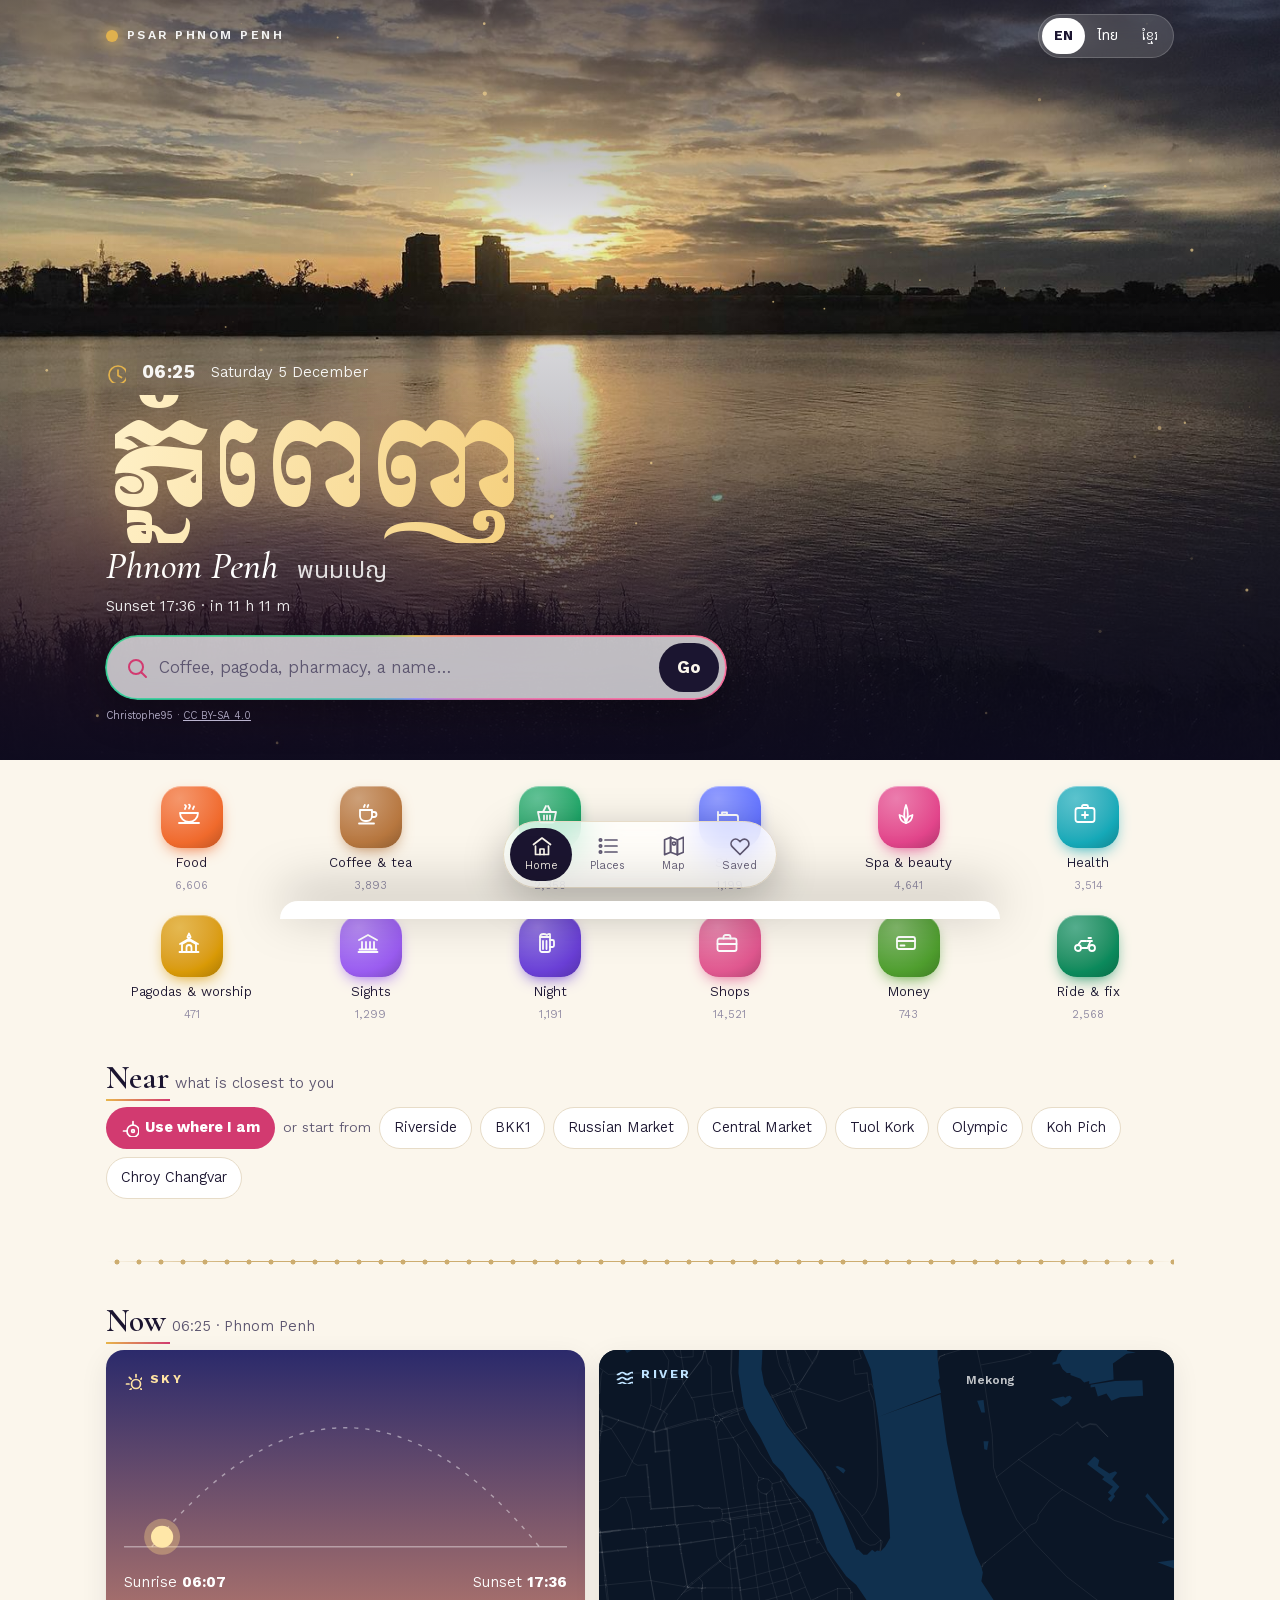
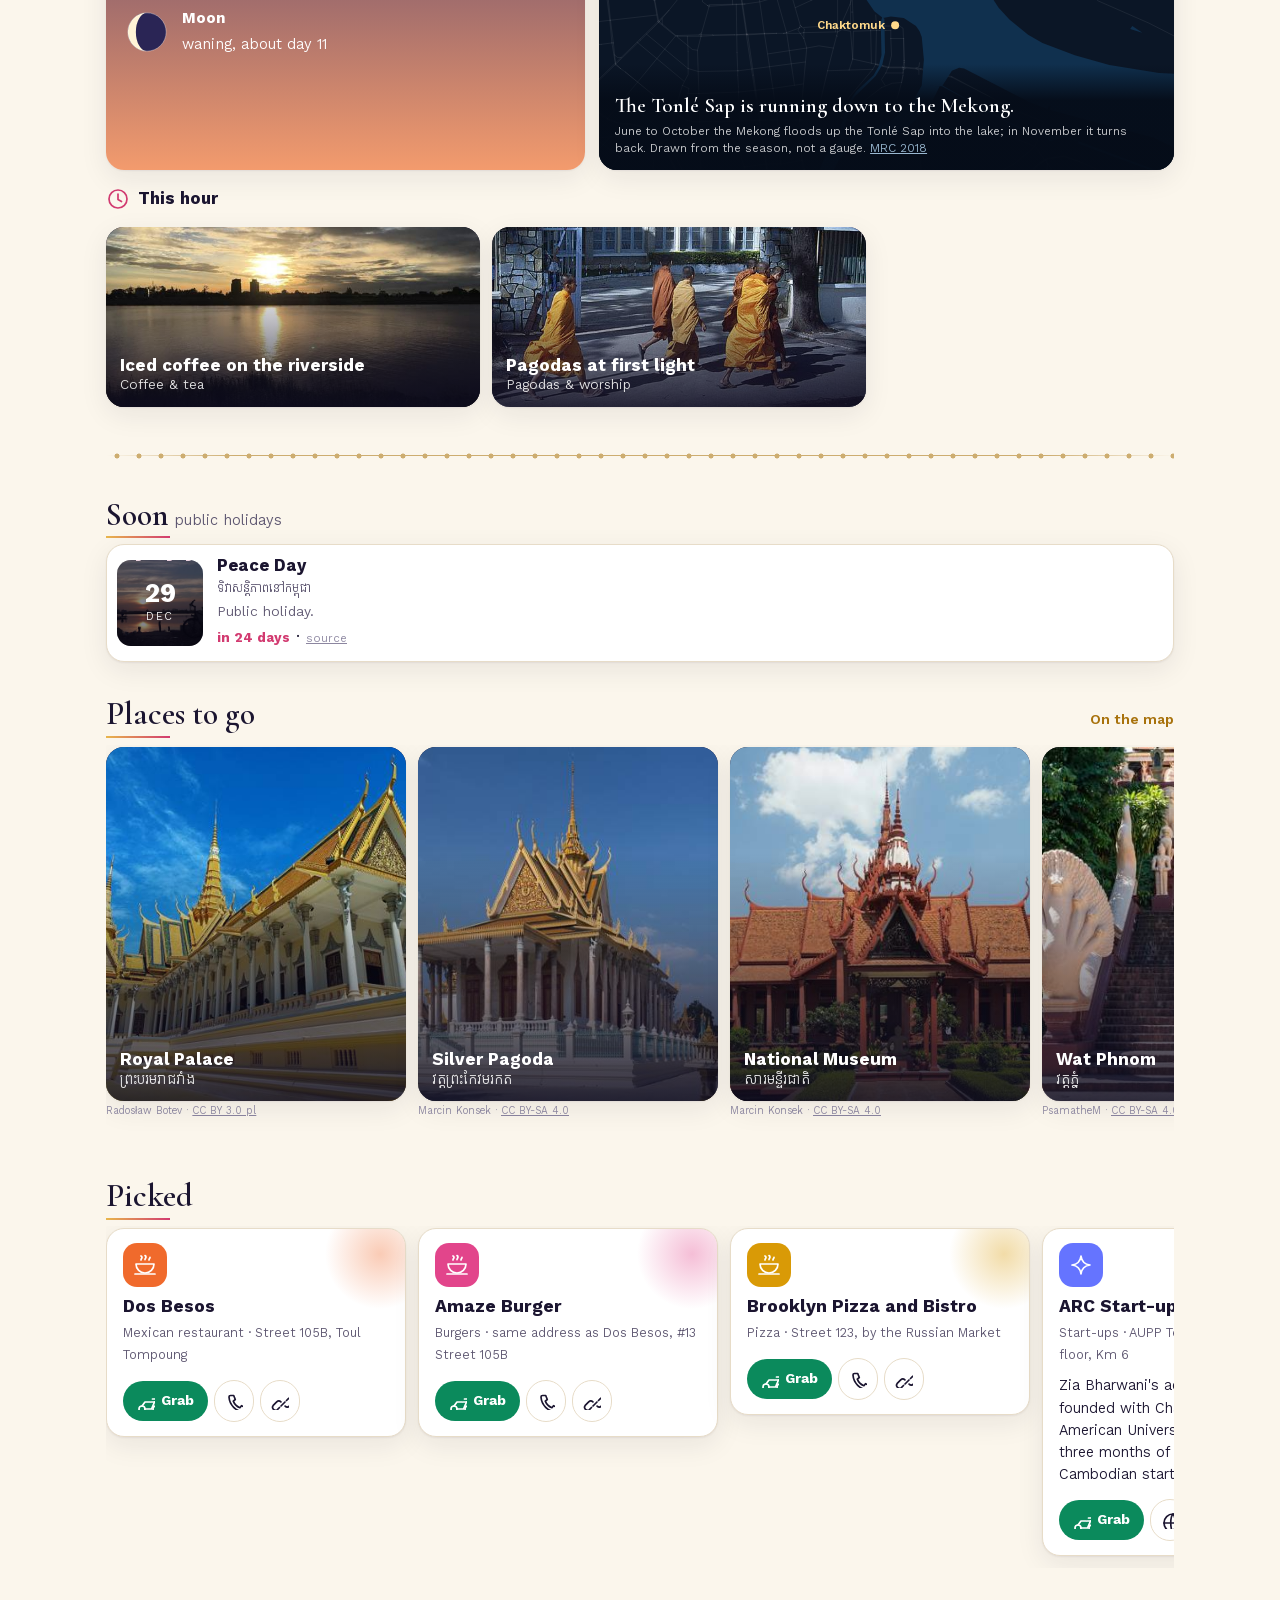
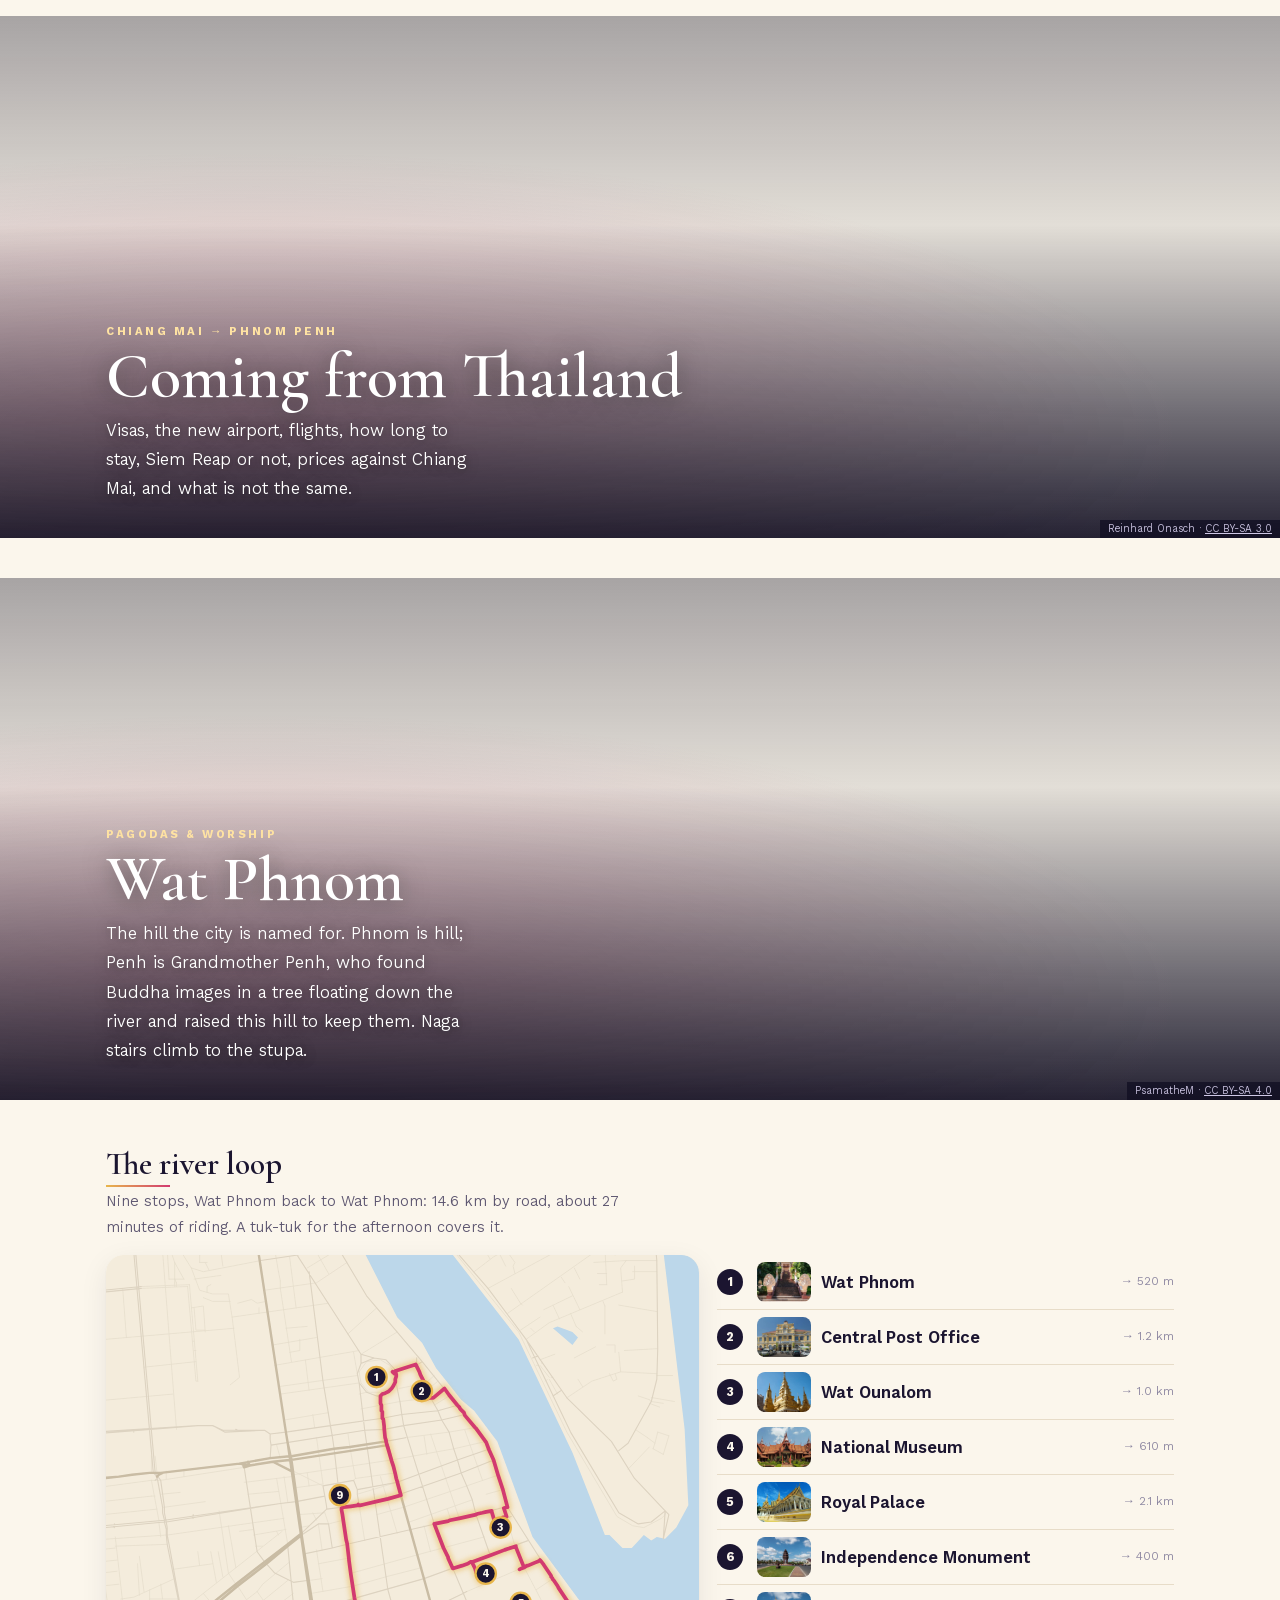
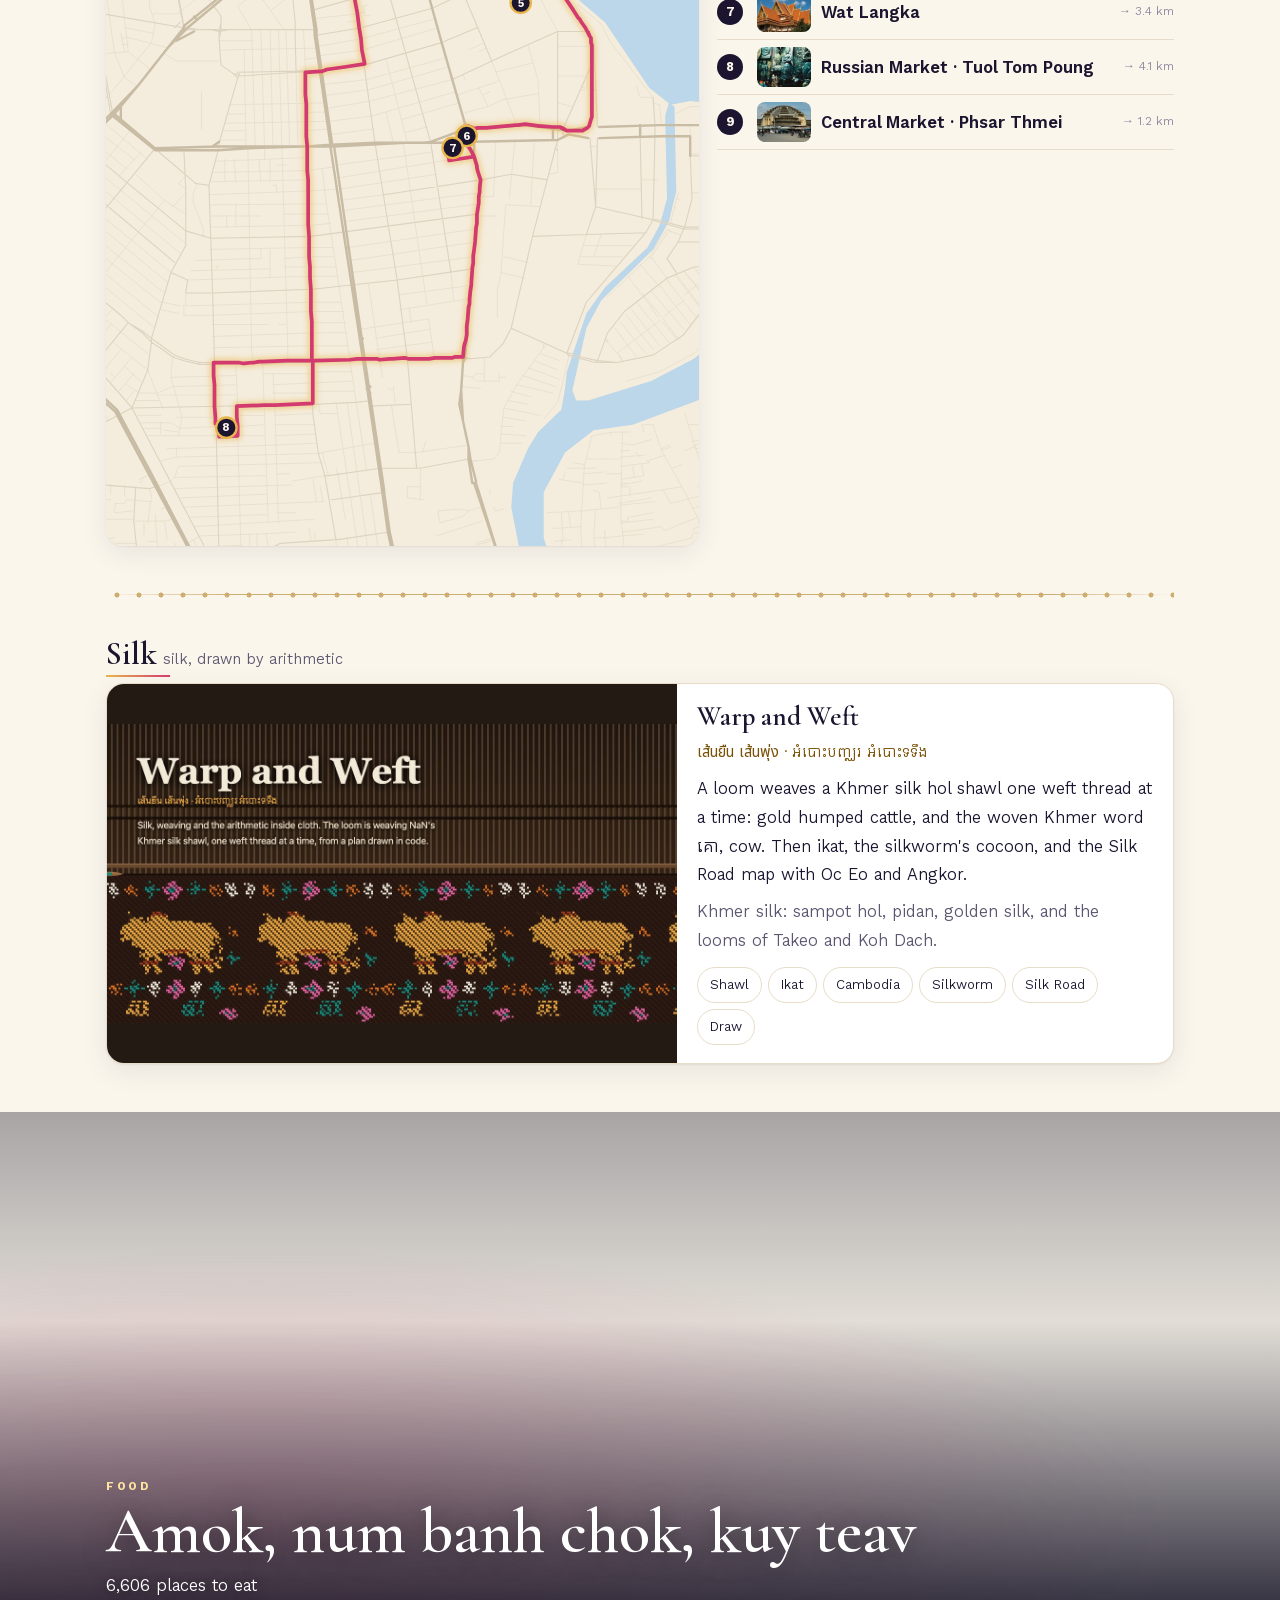
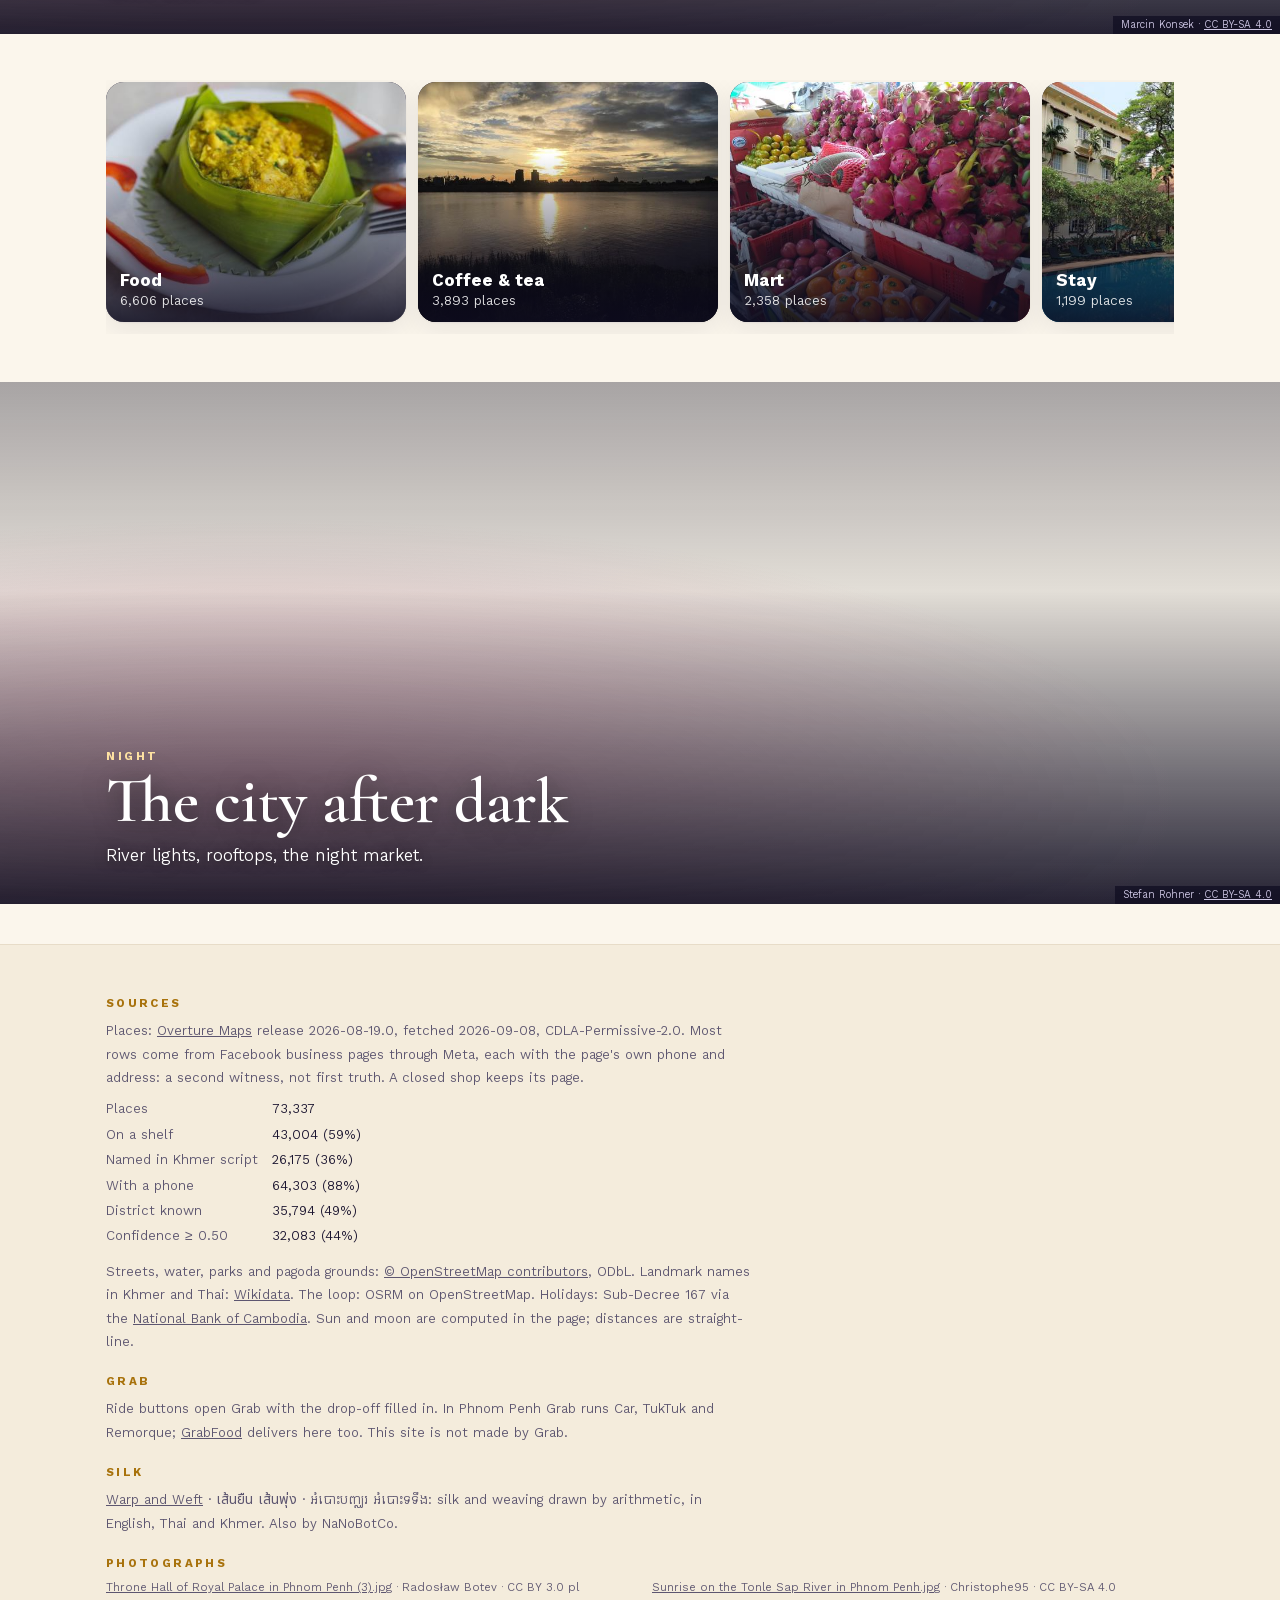
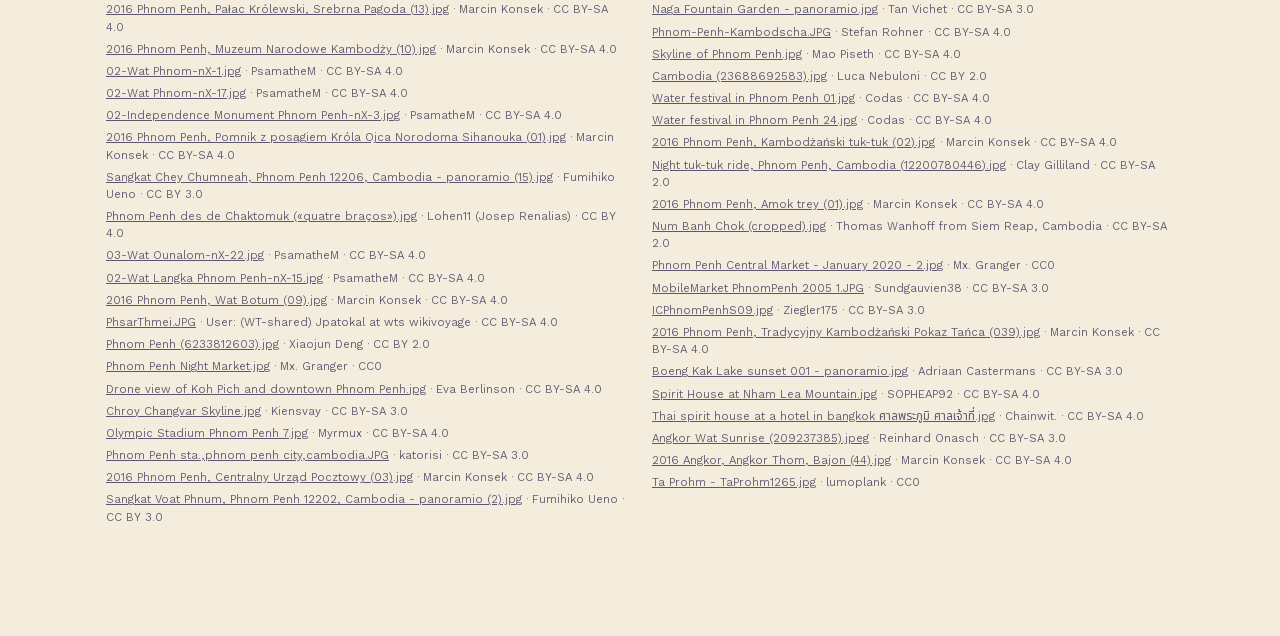
<file: docs/index.html>
<!doctype html>
<html lang="en" translate="no" class="notranslate">
<head>
<meta charset="utf-8">
<meta name="viewport" content="width=device-width,initial-scale=1,viewport-fit=cover">
<title>Psar Phnom Penh</title>
<meta name="description" content="Phnom Penh near and now: 73,337 places, the river, the moon, the holidays, and a Grab ride to any of them. English, ไทย, ខ្មែរ.">
<meta name="google" content="notranslate">
<meta name="robots" content="notranslate">
<meta name="theme-color" content="#0d0b1f">
<meta property="og:title" content="Psar Phnom Penh · ផ្សារភ្នំពេញ">
<meta property="og:description" content="Phnom Penh near and now. 73,337 places, the river, the moon, and a Grab ride to any of them.">
<link rel="canonical" href="https://nanobotco.github.io/phnom-penh/">
<meta property="og:url" content="https://nanobotco.github.io/phnom-penh/">
<meta property="og:type" content="website">
<meta property="og:image" content="https://nanobotco.github.io/phnom-penh/card.jpg">
<meta property="og:image:width" content="1200">
<meta property="og:image:height" content="630">
<meta property="og:image:alt" content="Card: Psar Phnom Penh, Phnom Penh near and now, a park and a naga monument in evening light, 73,337 places">
<meta name="twitter:card" content="summary_large_image">
<meta name="twitter:image" content="https://nanobotco.github.io/phnom-penh/card.jpg">
<link rel="alternate" type="text/plain" title="For AI assistants" href="llms.txt">
<script type="application/ld+json">{"@context":"https://schema.org","@graph":[{"@type":"WebSite","@id":"https://nanobotco.github.io/phnom-penh/#site","url":"https://nanobotco.github.io/phnom-penh/","name":"Psar Phnom Penh","alternateName":["ផ្សារភ្នំពេញ","ตลาดพนมเปญ"],"inLanguage":["en","th","km"],"about":{"@type":"City","name":"Phnom Penh","sameAs":"https://www.wikidata.org/wiki/Q1850"},"publisher":{"@type":"Organization","name":"NaNoBotCo","url":"https://github.com/NaNoBotCo"}},{"@type":"TouristTrip","name":"Coming from Thailand to Phnom Penh","url":"https://nanobotco.github.io/phnom-penh/#/trip","description":"Visas, the new airport, flights, how long to stay, Siem Reap or not, prices against Chiang Mai, and what is not the same.","touristType":"Residents of Thailand","itinerary":{"@type":"ItemList","itemListElement":[{"@type":"ListItem","position":1,"item":{"@type":"Place","name":"Chiang Mai (CNX)"}},{"@type":"ListItem","position":2,"item":{"@type":"Place","name":"Bangkok (BKK or DMK)"}},{"@type":"ListItem","position":3,"item":{"@type":"Place","name":"Phnom Penh, Techo International (KTI)"}},{"@type":"ListItem","position":4,"item":{"@type":"Place","name":"Siem Reap-Angkor (SAI)"}},{"@type":"ListItem","position":5,"item":{"@type":"Place","name":"Bangkok"}}]}},{"@type":"Restaurant","name":"Dos Besos","description":"Mexican restaurant · Street 105B, Toul Tompoung","geo":{"@type":"GeoCoordinates","latitude":11.53709,"longitude":104.90694},"address":{"@type":"PostalAddress","addressLocality":"Phnom Penh","addressCountry":"KH"},"telephone":"+85577977016","sameAs":"https://www.facebook.com/160251091170950"},{"@type":"Restaurant","name":"Amaze Burger","description":"Burgers · same address as Dos Besos, #13 Street 105B","geo":{"@type":"GeoCoordinates","latitude":11.53709,"longitude":104.90694},"address":{"@type":"PostalAddress","addressLocality":"Phnom Penh","addressCountry":"KH"},"telephone":"+85570920460","sameAs":"https://www.facebook.com/617349715435101"},{"@type":"Restaurant","name":"Brooklyn Pizza and Bistro","description":"Pizza · Street 123, by the Russian Market","geo":{"@type":"GeoCoordinates","latitude":11.54121,"longitude":104.91733},"address":{"@type":"PostalAddress","addressLocality":"Phnom Penh","addressCountry":"KH"},"telephone":"+85511871504","sameAs":"https://www.facebook.com/564527970262271"},{"@type":"Organization","name":"ARC Start-up Accelerator","description":"Start-ups · AUPP Technology Center, 4th floor, Km 6","geo":{"@type":"GeoCoordinates","latitude":11.61593,"longitude":104.90117},"address":{"@type":"PostalAddress","addressLocality":"Phnom Penh","addressCountry":"KH"},"url":"https://www.aupptechcenter.com/what-is-arc-start-up-accelerator/"},{"@type":"WebSite","url":"https://nanobotco.github.io/warp-and-weft/","name":"Warp and Weft","alternateName":["เส้นยืน เส้นพุ่ง","អំបោះបញ្ឈរ អំបោះទទឹង"],"inLanguage":["en","th","km"],"image":"https://nanobotco.github.io/warp-and-weft/card.jpg","about":"Silk and weaving, Khmer silk hol, ikat, the Silk Road","publisher":{"@type":"Organization","name":"NaNoBotCo","url":"https://github.com/NaNoBotCo"}}]}</script>
<script>if(/[.]translate[.]goog$/.test(location.hostname))location.replace("https://"+location.hostname.slice(0,-15).replace(/--/g,"~").replace(/-/g,".").replace(/~/g,"-")+location.pathname+location.search.replace(/([?&])_x_tr_[^&]*/g,"$1").replace(/[?&]+$/,"").replace(/[?]&+/,"?")+location.hash)</script>
<style>
@font-face {
  font-family: 'Cormorant Garamond';
  font-style: italic;
  font-weight: 500;
  font-display: swap;
  src: url(fonts/CormorantGaramond-500i-latin.woff2) format('woff2');
  unicode-range: U+0000-00FF, U+0131, U+0152-0153, U+02BB-02BC, U+02C6, U+02DA, U+02DC, U+0304, U+0308, U+0329, U+2000-206F, U+20AC, U+2122, U+2191, U+2193, U+2212, U+2215, U+FEFF, U+FFFD;
}
@font-face {
  font-family: 'Cormorant Garamond';
  font-style: italic;
  font-weight: 600;
  font-display: swap;
  src: url(fonts/CormorantGaramond-600i-latin.woff2) format('woff2');
  unicode-range: U+0000-00FF, U+0131, U+0152-0153, U+02BB-02BC, U+02C6, U+02DA, U+02DC, U+0304, U+0308, U+0329, U+2000-206F, U+20AC, U+2122, U+2191, U+2193, U+2212, U+2215, U+FEFF, U+FFFD;
}
@font-face {
  font-family: 'Cormorant Garamond';
  font-style: normal;
  font-weight: 600;
  font-display: swap;
  src: url(fonts/CormorantGaramond-600-latin.woff2) format('woff2');
  unicode-range: U+0000-00FF, U+0131, U+0152-0153, U+02BB-02BC, U+02C6, U+02DA, U+02DC, U+0304, U+0308, U+0329, U+2000-206F, U+20AC, U+2122, U+2191, U+2193, U+2212, U+2215, U+FEFF, U+FFFD;
}
@font-face {
  font-family: 'Kantumruy Pro';
  font-style: normal;
  font-weight: 400;
  font-display: swap;
  src: url(fonts/KantumruyPro-400-khmer.woff2) format('woff2');
  unicode-range: U+1780-17FF, U+19E0-19FF, U+200C-200D, U+25CC;
}
@font-face {
  font-family: 'Kantumruy Pro';
  font-style: normal;
  font-weight: 400;
  font-display: swap;
  src: url(fonts/KantumruyPro-400-latin.woff2) format('woff2');
  unicode-range: U+0000-00FF, U+0131, U+0152-0153, U+02BB-02BC, U+02C6, U+02DA, U+02DC, U+0304, U+0308, U+0329, U+2000-206F, U+20AC, U+2122, U+2191, U+2193, U+2212, U+2215, U+FEFF, U+FFFD;
}
@font-face {
  font-family: 'Kantumruy Pro';
  font-style: normal;
  font-weight: 600;
  font-display: swap;
  src: url(fonts/KantumruyPro-600-khmer.woff2) format('woff2');
  unicode-range: U+1780-17FF, U+19E0-19FF, U+200C-200D, U+25CC;
}
@font-face {
  font-family: 'Kantumruy Pro';
  font-style: normal;
  font-weight: 600;
  font-display: swap;
  src: url(fonts/KantumruyPro-600-latin.woff2) format('woff2');
  unicode-range: U+0000-00FF, U+0131, U+0152-0153, U+02BB-02BC, U+02C6, U+02DA, U+02DC, U+0304, U+0308, U+0329, U+2000-206F, U+20AC, U+2122, U+2191, U+2193, U+2212, U+2215, U+FEFF, U+FFFD;
}
@font-face {
  font-family: 'Kantumruy Pro';
  font-style: normal;
  font-weight: 700;
  font-display: swap;
  src: url(fonts/KantumruyPro-700-khmer.woff2) format('woff2');
  unicode-range: U+1780-17FF, U+19E0-19FF, U+200C-200D, U+25CC;
}
@font-face {
  font-family: 'Kantumruy Pro';
  font-style: normal;
  font-weight: 700;
  font-display: swap;
  src: url(fonts/KantumruyPro-700-latin.woff2) format('woff2');
  unicode-range: U+0000-00FF, U+0131, U+0152-0153, U+02BB-02BC, U+02C6, U+02DA, U+02DC, U+0304, U+0308, U+0329, U+2000-206F, U+20AC, U+2122, U+2191, U+2193, U+2212, U+2215, U+FEFF, U+FFFD;
}
@font-face {
  font-family: 'Moul';
  font-style: normal;
  font-weight: 400;
  font-display: swap;
  src: url(fonts/Moul-400-khmer.woff2) format('woff2');
  unicode-range: U+1780-17FF, U+19E0-19FF, U+200C-200D, U+25CC;
}
@font-face {
  font-family: 'Moul';
  font-style: normal;
  font-weight: 400;
  font-display: swap;
  src: url(fonts/Moul-400-latin.woff2) format('woff2');
  unicode-range: U+0000-00FF, U+0131, U+0152-0153, U+02BB-02BC, U+02C6, U+02DA, U+02DC, U+0304, U+0308, U+0329, U+2000-206F, U+20AC, U+2122, U+2191, U+2193, U+2212, U+2215, U+FEFF, U+FFFD;
}
@font-face {
  font-family: 'Noto Sans Thai';
  font-style: normal;
  font-weight: 400;
  font-stretch: 100%;
  font-display: swap;
  src: url(fonts/NotoSansThai-400-thai.woff2) format('woff2');
  unicode-range: U+02D7, U+0303, U+0331, U+0E01-0E5B, U+200C-200D, U+25CC;
}
@font-face {
  font-family: 'Noto Sans Thai';
  font-style: normal;
  font-weight: 400;
  font-stretch: 100%;
  font-display: swap;
  src: url(fonts/NotoSansThai-400-latin.woff2) format('woff2');
  unicode-range: U+0000-00FF, U+0131, U+0152-0153, U+02BB-02BC, U+02C6, U+02DA, U+02DC, U+0304, U+0308, U+0329, U+2000-206F, U+20AC, U+2122, U+2191, U+2193, U+2212, U+2215, U+FEFF, U+FFFD;
}
@font-face {
  font-family: 'Noto Sans Thai';
  font-style: normal;
  font-weight: 600;
  font-stretch: 100%;
  font-display: swap;
  src: url(fonts/NotoSansThai-600-thai.woff2) format('woff2');
  unicode-range: U+02D7, U+0303, U+0331, U+0E01-0E5B, U+200C-200D, U+25CC;
}
@font-face {
  font-family: 'Noto Sans Thai';
  font-style: normal;
  font-weight: 600;
  font-stretch: 100%;
  font-display: swap;
  src: url(fonts/NotoSansThai-600-latin.woff2) format('woff2');
  unicode-range: U+0000-00FF, U+0131, U+0152-0153, U+02BB-02BC, U+02C6, U+02DA, U+02DC, U+0304, U+0308, U+0329, U+2000-206F, U+20AC, U+2122, U+2191, U+2193, U+2212, U+2215, U+FEFF, U+FFFD;
}
@font-face {
  font-family: 'Noto Sans Thai';
  font-style: normal;
  font-weight: 700;
  font-stretch: 100%;
  font-display: swap;
  src: url(fonts/NotoSansThai-700-thai.woff2) format('woff2');
  unicode-range: U+02D7, U+0303, U+0331, U+0E01-0E5B, U+200C-200D, U+25CC;
}
@font-face {
  font-family: 'Noto Sans Thai';
  font-style: normal;
  font-weight: 700;
  font-stretch: 100%;
  font-display: swap;
  src: url(fonts/NotoSansThai-700-latin.woff2) format('woff2');
  unicode-range: U+0000-00FF, U+0131, U+0152-0153, U+02BB-02BC, U+02C6, U+02DA, U+02DC, U+0304, U+0308, U+0329, U+2000-206F, U+20AC, U+2122, U+2191, U+2193, U+2212, U+2215, U+FEFF, U+FFFD;
}
:root{
  --bg:#fbf6ec; --bg2:#f4ecdc; --surface:#ffffff; --glass:rgba(255,255,255,.72);
  --ink:#1b1530; --muted:#5d5670; --faint:#8c86a0; --line:#e7dcc8;
  --gold:#a8720c; --gold-hi:#e8b64c; --lotus:#d23a70; --indigo:#2b2272; --jade:#0b8a5c; --jade-ink:#fff;
  --water:#bcd7ea; --park:#cfe6c4; --watg:#f3dca0; --road:#ddd3c1; --road2:#c9bca4; --street:#e6ddcc;
  --shadow:0 1px 2px rgba(27,21,48,.06),0 8px 28px rgba(27,21,48,.08);
  --r:18px;
  --wwgold:#7a5207;
  --khmer:"Kantumruy Pro",system-ui,sans-serif;
  --body:"Kantumruy Pro","Noto Sans Thai",-apple-system,BlinkMacSystemFont,"Segoe UI",sans-serif;
  --serif:"Cormorant Garamond","Noto Sans Thai",Georgia,serif;
  --moul:"Moul","Kantumruy Pro",serif;
  color-scheme:light;
}
@media (prefers-color-scheme:dark){:root:not([data-theme="light"]){
  --bg:#0d0b1f; --bg2:#141130; --surface:#17142e; --glass:rgba(23,20,46,.72);
  --ink:#f3eee2; --muted:#b3adc9; --faint:#7f7a99; --line:#2b2650;
  --gold:#f0c05a; --gold-hi:#ffd98a; --lotus:#ff6b9a; --indigo:#8f86ff; --jade:#2fd394; --jade-ink:#062a1c;
  --water:#123353; --park:#15321f; --watg:#3a2f14; --road:#342e60; --road2:#4a4282; --street:#241f47;
  --shadow:0 1px 2px rgba(0,0,0,.4),0 10px 30px rgba(0,0,0,.35);
  --wwgold:#f0c05a;
  color-scheme:dark;
}}
*{box-sizing:border-box}
html{-webkit-text-size-adjust:100%;scroll-behavior:smooth}
body{margin:0;background:var(--bg);color:var(--ink);font-family:var(--body);font-size:17px;line-height:1.7;overflow-x:hidden}
:lang(th) body,body.th{line-height:1.75}
a{color:inherit}
button{font:inherit;color:inherit}
:focus-visible{outline:3px solid var(--gold-hi);outline-offset:2px;border-radius:8px}
.ico{width:24px;height:24px;fill:none;stroke:currentColor;stroke-width:1.7;stroke-linecap:round;stroke-linejoin:round;flex:none}
.wrap{max-width:1100px;margin:0 auto;padding:0 16px}
.kh{font-family:var(--khmer)}
.sr{position:absolute;width:1px;height:1px;overflow:hidden;clip:rect(0 0 0 0)}

/* ---------- hero ---------- */
.hero{position:relative;isolation:isolate;min-height:min(92vh,760px);color:#fff;display:flex;flex-direction:column;overflow:hidden;background:#0d0b1f}
.hero .ph{position:absolute;inset:-4%;z-index:-3;background-size:cover;background-position:center;transform:scale(1.04)}
.hero::before{content:"";position:absolute;inset:0;z-index:-2;background:
  linear-gradient(180deg,rgba(13,11,31,.55) 0%,rgba(13,11,31,.08) 32%,rgba(13,11,31,.25) 58%,rgba(13,11,31,.94) 100%),
  radial-gradient(90% 70% at 20% 90%,rgba(210,58,112,.28),transparent 60%)}
#motes{position:absolute;inset:0;z-index:-1;width:100%;height:100%;pointer-events:none}
.topbar{display:flex;align-items:center;gap:10px;padding:14px 16px 0;max-width:1100px;width:100%;margin:0 auto}
.brand{display:flex;align-items:center;gap:9px;font-size:.78rem;letter-spacing:.2em;text-transform:uppercase;font-weight:600;text-decoration:none;opacity:.92}
.brand i{width:12px;height:12px;border-radius:50%;background:var(--gold-hi);box-shadow:0 0 14px var(--gold-hi)}
.langs{margin-left:auto;display:flex;background:rgba(255,255,255,.14);backdrop-filter:blur(10px);-webkit-backdrop-filter:blur(10px);border-radius:999px;padding:3px;border:1px solid rgba(255,255,255,.18)}
.langs button{border:0;background:none;color:#fff;padding:5px 12px;border-radius:999px;font-size:.86rem;cursor:pointer;min-height:36px}
.langs button[aria-pressed="true"]{background:#fff;color:#1b1530;font-weight:700}
.hero-in{margin-top:auto;padding:0 16px 26px;max-width:1100px;width:100%;margin-left:auto;margin-right:auto}
.clock{font-size:.95rem;opacity:.95;display:flex;gap:8px 16px;flex-wrap:wrap;align-items:center;margin-bottom:6px}
.clock b{font-variant-numeric:tabular-nums;font-size:1.2rem;letter-spacing:.02em}
.clock .ico{width:20px;height:20px;color:var(--gold-hi)}
.wm{font-family:var(--moul);font-weight:400;font-size:clamp(3.2rem,15vw,7.4rem);line-height:1.25;margin:0;color:#ffe3a3;
  background:linear-gradient(100deg,#fff1c9 0%,#f0c05a 30%,#fff6d8 50%,#e8b64c 70%,#fff1c9 100%);background-size:200% 100%;
  -webkit-background-clip:text;background-clip:text;-webkit-text-fill-color:transparent;
  filter:drop-shadow(0 4px 26px rgba(240,192,90,.35))}
.wm-sub{font-family:var(--serif);font-size:clamp(1.5rem,5vw,2.4rem);font-style:italic;font-weight:500;margin:0 0 4px;line-height:1.2}
.wm-sub .th{font-family:"Noto Sans Thai",sans-serif;font-style:normal;font-size:.62em;opacity:.85;margin-left:.4em}
.sunline{margin:2px 0 16px;opacity:.92;font-size:.98rem;max-width:40ch}

/* where to */
.whereto{display:flex;align-items:center;gap:10px;background:var(--glass);color:var(--ink);backdrop-filter:blur(18px) saturate(1.4);-webkit-backdrop-filter:blur(18px) saturate(1.4);
  border-radius:999px;padding:6px 6px 6px 18px;box-shadow:0 10px 40px rgba(0,0,0,.35);border:1px solid rgba(255,255,255,.35);max-width:620px;position:relative}
.whereto::before{content:"";position:absolute;inset:-2px;border-radius:inherit;z-index:-1;padding:2px;
  background:conic-gradient(from var(--a,0deg),#f0c05a,#ff6b9a,#8f86ff,#2fd394,#f0c05a);-webkit-mask:linear-gradient(#000 0 0) content-box,linear-gradient(#000 0 0);-webkit-mask-composite:xor;mask-composite:exclude;opacity:.9}
.whereto .ico{color:var(--lotus)}
.whereto input{flex:1;min-width:0;border:0;background:none;font:inherit;font-size:1.08rem;padding:10px 0;color:inherit;outline:none}
.whereto input::placeholder{color:var(--muted)}
.whereto button{border:0;border-radius:999px;background:var(--ink);color:var(--bg);padding:10px 18px;font-weight:700;cursor:pointer;min-height:46px}

/* ---------- tiles (Grab-style services) ---------- */
.tiles{display:grid;grid-template-columns:repeat(4,1fr);gap:14px 8px;margin:22px 0 8px}
@media (min-width:720px){.tiles{grid-template-columns:repeat(6,1fr)}}
.tile{display:flex;flex-direction:column;align-items:center;gap:6px;text-decoration:none;text-align:center;font-size:.86rem;line-height:1.3;padding:4px 2px;border-radius:14px}
.tile .sq{width:62px;height:62px;border-radius:20px;display:grid;place-items:center;color:#fff;position:relative;box-shadow:0 6px 16px -6px var(--c),inset 0 1px 0 rgba(255,255,255,.35);
  background:radial-gradient(120% 120% at 30% 20%,color-mix(in srgb,var(--c) 70%,#fff),var(--c) 60%,color-mix(in srgb,var(--c) 70%,#000))}
.tile .sq .ico{width:30px;height:30px;stroke-width:1.8}
.tile .n{font-size:.72rem;color:var(--faint);font-variant-numeric:tabular-nums}
@media (prefers-reduced-motion:no-preference){
  .tile .sq{transition:transform .35s cubic-bezier(.34,1.56,.64,1)}
  .tile:hover .sq,.tile:focus-visible .sq{transform:translateY(-4px) scale(1.06) rotate(-3deg)}
  .tile:active .sq{transform:scale(.9)}
}

/* ---------- sections ---------- */
section.sec{padding:26px 0 8px}
.sh{display:flex;align-items:baseline;gap:12px;margin:0 0 12px}
.sh h2{font-family:var(--serif);font-weight:600;font-size:2rem;line-height:1.1;margin:0}
.sh h2 small{font-family:var(--body);font-size:.95rem;font-weight:400;color:var(--muted);margin-left:.4em}
.sh .more{margin-left:auto;font-size:.9rem;text-decoration:none;color:var(--gold);font-weight:600}
.lede{color:var(--muted);margin:-4px 0 14px;font-size:.95rem;max-width:62ch}
.kicker{font-size:.72rem;letter-spacing:.22em;text-transform:uppercase;color:var(--gold);font-weight:700}

/* near */
.nearbar{display:flex;gap:8px;flex-wrap:wrap;align-items:center;margin-bottom:14px}
.pill{border:1.5px solid var(--line);background:var(--surface);border-radius:999px;padding:7px 14px;cursor:pointer;min-height:42px;font-size:.92rem;display:inline-flex;align-items:center;gap:6px;text-decoration:none}
.pill[aria-pressed="true"]{background:var(--ink);color:var(--bg);border-color:var(--ink)}
.pill.go{background:var(--lotus);color:#fff;border-color:transparent;font-weight:700}
.pill .ico{width:18px;height:18px}
.here{font-size:1.02rem;margin:0 0 12px}
.here b{font-family:var(--serif);font-size:1.3rem}
.rowhead{display:flex;align-items:center;gap:8px;margin:14px 0 8px;font-weight:700}
.rowhead .ico{color:var(--c)}
.rowhead a{margin-left:auto;font-weight:600;font-size:.86rem;color:var(--gold);text-decoration:none}
.hscroll{display:grid;grid-auto-flow:column;grid-auto-columns:min(78%,270px);gap:12px;overflow-x:auto;scroll-snap-type:x mandatory;padding:2px 2px 12px;scrollbar-width:thin}
.hscroll>*{scroll-snap-align:start}
.pc{background:var(--surface);border:1px solid var(--line);border-radius:16px;padding:12px 14px;text-decoration:none;display:flex;flex-direction:column;gap:2px;box-shadow:var(--shadow);min-height:92px;position:relative;overflow:hidden}
.pc::before{content:"";position:absolute;left:0;top:0;bottom:0;width:4px;background:var(--c,var(--gold))}
.pc .nm{font-weight:700;line-height:1.35;overflow:hidden;display:-webkit-box;-webkit-line-clamp:2;-webkit-box-orient:vertical}
.pc .mt{font-size:.8rem;color:var(--muted)}
.pc .d{margin-top:auto;font-size:.85rem;font-weight:700;color:var(--c,var(--gold));font-variant-numeric:tabular-nums}

/* now */
.nowgrid{display:grid;gap:14px;grid-template-columns:1fr}
@media (min-width:820px){.nowgrid{grid-template-columns:1fr 1.2fr}}
.card{background:var(--surface);border:1px solid var(--line);border-radius:var(--r);box-shadow:var(--shadow);padding:16px 18px;position:relative;overflow:hidden}
.card h3{margin:0 0 4px;font-size:.78rem;letter-spacing:.2em;text-transform:uppercase;color:var(--gold);display:flex;align-items:center;gap:8px}
.card h3 .ico{width:18px;height:18px}
.sky{background:linear-gradient(180deg,var(--sky1,#1c1747),var(--sky2,#e0457b));color:#fff;border:0}
.sky h3{color:#ffe3a3}
.sky svg{display:block;width:100%;height:auto;margin:6px 0 4px}
.skyrow{display:flex;justify-content:space-between;gap:8px;flex-wrap:wrap;font-size:.95rem}
.skyrow b{font-variant-numeric:tabular-nums}
.moonline{display:flex;align-items:center;gap:12px;margin-top:10px;font-size:.95rem}
.moonline svg{width:46px;height:46px;flex:none;margin:0}
.river{padding:0;background:#0d1b2e;border:0;color:#fff}
.river canvas{display:block;width:100%;height:420px}
.river .cap{position:absolute;left:0;right:0;bottom:0;padding:30px 16px 12px;background:linear-gradient(180deg,transparent,rgba(5,12,24,.94) 34%)}
.river .cap b{font-family:var(--serif);font-size:1.3rem;line-height:1.2;display:block}
.river .cap small{opacity:.8;font-size:.76rem;line-height:1.45;display:block;margin-top:4px}
.river .cap a{color:#bfe3ff}
.river h3{position:absolute;left:16px;top:14px;color:#bfe3ff}
.hours{display:grid;grid-template-columns:1fr 1fr;gap:12px;margin-top:14px}
@media (min-width:820px){.hours{max-width:760px}.hours a.shot{--ratio:48%!important}}

/* linked-image cards: background · scrim · spacer · text */
a.shot{position:relative;display:block;border-radius:var(--r);overflow:hidden;text-decoration:none;color:#fff;isolation:isolate;background:#1b1530;box-shadow:var(--shadow)}
a.shot .bg{position:absolute;inset:0;z-index:-2;background-size:cover;background-position:center}
a.shot .scrim{position:absolute;inset:0;z-index:-1;background:linear-gradient(180deg,rgba(13,11,31,0) 30%,rgba(13,11,31,.86) 100%)}
a.shot .sp{display:block;padding-top:var(--ratio,72%)}
a.shot .tx{position:absolute;left:0;right:0;bottom:0;padding:12px 14px;line-height:1.3}
a.shot .tx b{display:block;font-size:1.08rem}
a.shot .tx .k{display:block;font-family:var(--khmer);font-size:.88rem;opacity:.88}
a.shot .tx .dist{display:inline-block;margin-top:4px;font-size:.78rem;font-weight:700;background:rgba(255,255,255,.18);padding:1px 8px;border-radius:999px;backdrop-filter:blur(6px)}
@media (prefers-reduced-motion:no-preference){
  a.shot .bg{transition:transform .9s cubic-bezier(.2,.7,.2,1)}
  a.shot:hover .bg,a.shot:focus-visible .bg{transform:scale(1.07)}
}
.cred{display:block;font-size:.66rem;color:var(--faint);margin-top:3px;line-height:1.35}
.cred a{color:inherit}
.golist{grid-auto-columns:min(72%,300px)}

/* silk: Warp and Weft, a sister site */
.ww{display:grid;grid-template-columns:minmax(0,1.15fr) minmax(0,1fr);gap:0;background:var(--surface);border:1px solid var(--line);border-radius:var(--r);box-shadow:var(--shadow);overflow:hidden}
.ww .wwimg{display:flex;align-items:center;background:#241a14}
.ww .wwimg img{display:block;width:100%;height:auto;aspect-ratio:1200/630}
.ww .wwtx{min-width:0;padding:18px 20px;display:flex;flex-direction:column;gap:8px}
.ww .wwtx h3{font-family:var(--serif);font-size:1.7rem;line-height:1.1;margin:0}
.ww .wwtx h3 a{color:inherit;text-decoration:none}
.ww .wwalt{color:var(--wwgold);font-size:.95rem;margin:0}
.ww .wwtx p{margin:0;max-width:52ch}
.wwchips{display:flex;flex-wrap:wrap;gap:6px;margin-top:4px}
.wwchips .pill{min-height:36px;padding:5px 12px;font-size:.86rem}
@media (max-width:720px){.ww{grid-template-columns:minmax(0,1fr)}}
.wwmini{display:grid;grid-template-columns:120px minmax(0,1fr);gap:12px;align-items:center;background:var(--surface);border:1px solid var(--line);border-radius:16px;padding:8px;box-shadow:var(--shadow);text-decoration:none;color:inherit;margin:8px 0 14px;max-width:620px}
.wwmini img{width:120px;aspect-ratio:1200/630;object-fit:cover;border-radius:10px;display:block}
.wwmini b{display:block;font-family:var(--serif);font-size:1.15rem}
.wwmini span{font-size:.9rem;color:var(--muted)}

/* soon */
.soon{display:grid;gap:12px}
.ev{display:grid;grid-template-columns:86px 1fr;gap:14px;align-items:center;background:var(--surface);border:1px solid var(--line);border-radius:var(--r);padding:10px;box-shadow:var(--shadow);text-decoration:none}
.ev .when{border-radius:14px;aspect-ratio:1;display:flex;flex-direction:column;align-items:center;justify-content:center;color:#fff;background-size:cover;background-position:center;position:relative;isolation:isolate;overflow:hidden}
.ev .when::before{content:"";position:absolute;inset:0;background:rgba(13,11,31,.5);z-index:-1}
.ev .when b{font-size:1.7rem;line-height:1;font-variant-numeric:tabular-nums}
.ev .when small{font-size:.72rem;letter-spacing:.12em;text-transform:uppercase}
.ev h4{margin:0;font-size:1.05rem;line-height:1.3}
.ev .k{font-family:var(--khmer);font-size:.82rem;color:var(--muted);display:block}
.ev p{margin:2px 0 0;font-size:.9rem;color:var(--muted);line-height:1.5}
.ev .cd{font-weight:700;color:var(--lotus);font-size:.85rem}
.ev .src{font-size:.75rem;color:var(--faint)}

/* festival motion on the SOON cards: small, slow, and off for reduced motion */
.ev .when b,.ev .when small{position:relative;z-index:1}
.fx{position:absolute;inset:0;pointer-events:none;overflow:hidden;display:none}
.fx i{position:absolute;display:block}
@media (prefers-reduced-motion:no-preference){
  .fx{display:block}
  .fx-smoke i{bottom:4px;width:7px;height:26px;border-radius:50%;background:radial-gradient(closest-side,rgba(255,255,255,.55),transparent);filter:blur(2px);opacity:0;animation:smoke 5.5s ease-out infinite}
  .fx-smoke i:nth-child(1){left:30%}.fx-smoke i:nth-child(2){left:50%;animation-delay:1.8s}.fx-smoke i:nth-child(3){left:66%;animation-delay:3.6s}
  @keyframes smoke{0%{opacity:0;transform:translateY(0) scaleX(.7)}25%{opacity:.8}100%{opacity:0;transform:translate(8px,-62px) scaleX(1.8)}}
  .fx-candle i:nth-child(1){left:50%;bottom:6px;width:7px;height:12px;margin-left:-3.5px;border-radius:50% 50% 45% 45%/60% 60% 40% 40%;background:radial-gradient(circle at 50% 70%,#fff6d8,#ffc85a 55%,rgba(255,150,40,0) 75%);transform-origin:50% 100%;animation:flick 1.6s ease-in-out infinite}
  .fx-candle i:nth-child(2){left:50%;bottom:-8px;width:44px;height:44px;margin-left:-22px;border-radius:50%;background:radial-gradient(closest-side,rgba(255,200,90,.45),transparent);animation:glow 3.2s ease-in-out infinite}
  @keyframes flick{0%,100%{transform:scale(1,1) rotate(-2deg)}30%{transform:scale(.92,1.12) rotate(2deg)}60%{transform:scale(1.05,.95) rotate(-1deg)}}
  @keyframes glow{0%,100%{opacity:.55}50%{opacity:1}}
  .fx-twinkle i{width:3px;height:3px;border-radius:50%;background:#ffe7a8;box-shadow:0 0 6px 2px rgba(255,220,140,.8);opacity:.2;animation:tw 2.8s ease-in-out infinite}
  .fx-twinkle i:nth-child(1){left:14%;top:18%}.fx-twinkle i:nth-child(2){left:78%;top:14%;animation-delay:.7s}.fx-twinkle i:nth-child(3){left:60%;top:80%;animation-delay:1.4s}
  .fx-twinkle i:nth-child(4){left:22%;top:74%;animation-delay:2.1s}.fx-twinkle i:nth-child(5){left:86%;top:56%;animation-delay:1s}
  @keyframes tw{0%,100%{opacity:.15;transform:scale(.6)}50%{opacity:1;transform:scale(1.3)}}
  .fx-flame i:nth-child(1){left:50%;bottom:4px;width:14px;height:22px;margin-left:-7px;border-radius:50% 50% 45% 45%/65% 65% 35% 35%;background:radial-gradient(circle at 50% 75%,#fff3c4,#ffb03a 45%,#e2452b 70%,rgba(226,69,43,0) 78%);transform-origin:50% 100%;animation:flick 1.1s ease-in-out infinite}
  .fx-flame i:nth-child(2){left:50%;bottom:-14px;width:60px;height:60px;margin-left:-30px;border-radius:50%;background:radial-gradient(closest-side,rgba(255,140,60,.4),transparent);animation:glow 2.4s ease-in-out infinite}
  .fx-lanterns i{bottom:10px;left:-12px;width:9px;height:5px;border-radius:3px;background:#ffd98a;box-shadow:0 0 8px 3px rgba(255,200,90,.6);animation:float 11s linear infinite}
  .fx-lanterns i:nth-child(2){bottom:22px;animation-delay:-3.7s;animation-duration:13s;background:#ff9ad5;box-shadow:0 0 8px 3px rgba(255,120,190,.55)}
  .fx-lanterns i:nth-child(3){bottom:4px;animation-delay:-7.4s;animation-duration:12s}
  @keyframes float{0%{transform:translate(0,0);opacity:0}8%{opacity:1}50%{transform:translate(50px,-2px)}92%{opacity:1}100%{transform:translate(104px,0);opacity:0}}
  .fx-petals i{top:-8px;width:6px;height:9px;border-radius:50% 0;background:rgba(255,228,240,.9);animation:fall 7s linear infinite}
  .fx-petals i:nth-child(1){left:22%}.fx-petals i:nth-child(2){left:58%;animation-delay:2.3s}.fx-petals i:nth-child(3){left:80%;animation-delay:4.6s}
  @keyframes fall{0%{transform:translate(0,0) rotate(0);opacity:0}10%{opacity:1}100%{transform:translate(-14px,100px) rotate(220deg);opacity:0}}
  .ev.live{box-shadow:var(--shadow),0 0 0 2px color-mix(in srgb,var(--gold-hi) 55%,transparent)}
}
/* picks */
.pick{background:var(--surface);border:1px solid var(--line);border-radius:var(--r);padding:14px 16px;box-shadow:var(--shadow);display:flex;flex-direction:column;gap:4px;position:relative;overflow:hidden}
.pick::after{content:"";position:absolute;right:-30px;top:-30px;width:110px;height:110px;border-radius:50%;background:radial-gradient(closest-side,color-mix(in srgb,var(--c) 35%,transparent),transparent)}
.pick .pk-ic{width:44px;height:44px;border-radius:14px;display:grid;place-items:center;color:#fff;background:var(--c)}
.pick b{font-size:1.12rem;line-height:1.3;margin-top:4px}
.pick .mt{font-size:.82rem;color:var(--muted)}
.pick p{margin:4px 0 0;font-size:.92rem;line-height:1.5}
.pick{align-self:start}
.pick .pk-row{display:flex;gap:6px;align-items:center;margin-top:auto;padding-top:10px}
.pick .pk-row .pill{padding:7px 10px}
.pick .d{font-weight:700;font-size:.85rem;color:var(--c);margin-right:auto}
/* trip page */
.trip{max-width:860px}
.toc{display:flex;gap:6px;flex-wrap:wrap;padding:14px 0 4px}
.asof{font-size:.8rem;color:var(--faint);margin:6px 0 0}
.tsec{padding:26px 0 8px;border-bottom:1px solid var(--line)}
.tsec h2{font-family:var(--serif);font-size:2rem;line-height:1.1;margin:0 0 12px;display:flex;gap:10px;align-items:center}
.tsec h2 .ico{width:28px;height:28px;color:var(--gold)}
.tsec h3{font-size:1.08rem;margin:18px 0 6px}
.tsec p{max-width:66ch}
.tsec .src{font-size:.72rem;color:var(--faint);white-space:nowrap}
.tsec a.src{padding:0 2px}
.facts{display:grid;grid-template-columns:minmax(120px,32%) 1fr;gap:8px 16px;margin:10px 0}
.facts dt{font-weight:700;color:var(--muted);font-size:.92rem}
.facts dd{margin:0}
.tcards{display:grid;gap:12px;grid-template-columns:repeat(auto-fit,minmax(230px,1fr));margin:12px 0}
.tcard{background:var(--surface);border:1px solid var(--line);border-radius:var(--r);padding:14px 16px;box-shadow:var(--shadow)}
.tcard.hot{border:2px solid var(--gold-hi);box-shadow:var(--shadow),0 0 30px -10px var(--gold-hi)}
.tcard .tc-k{font-size:.72rem;letter-spacing:.18em;text-transform:uppercase;color:var(--gold);font-weight:700}
.tcard b{display:block;font-size:1.12rem;line-height:1.3;margin:2px 0 4px}
.tcard p{margin:0;font-size:.94rem;line-height:1.55;color:var(--muted)}
.pgrid{display:grid;gap:4px;margin:10px 0}
.prow{display:grid;grid-template-columns:1fr;gap:4px;padding:10px 0;border-bottom:1px solid var(--line)}
@media (min-width:700px){.prow{grid-template-columns:200px 1fr 110px;align-items:center}}
.plab{display:flex;gap:8px;align-items:center;font-weight:600;line-height:1.3}
.plab .ico{color:var(--gold)}
.plab small{display:block;font-weight:400;color:var(--faint);font-size:.76rem}
.bars{display:grid;gap:4px}
.bar{position:relative;height:26px;border-radius:8px;background:var(--bg2);overflow:hidden;display:flex;align-items:center;justify-content:space-between;padding:0 8px;font-size:.8rem}
.bar::before{content:"";position:absolute;inset:0;right:auto;width:var(--w);border-radius:8px;z-index:0}
.bar.pp::before{background:linear-gradient(90deg,color-mix(in srgb,var(--lotus) 55%,transparent),color-mix(in srgb,var(--lotus) 85%,transparent))}
.bar.cm::before{background:linear-gradient(90deg,color-mix(in srgb,var(--indigo) 45%,transparent),color-mix(in srgb,var(--indigo) 80%,transparent))}
.bar span,.bar b{position:relative;z-index:1}
.bar b{font-variant-numeric:tabular-nums}
.pwin{font-size:.84rem;font-weight:700;color:var(--muted)}
.th-wins .pwin{color:var(--indigo)}
.pnote{grid-column:1/-1;margin:0;font-size:.84rem;color:var(--muted)}
.regionwrap{margin:12px 0}
.regionmap{width:100%;height:auto;display:block;border-radius:18px;box-shadow:var(--shadow)}
.rm-sea{fill:var(--water)} .rm-land{fill:var(--bg2);stroke:var(--line);stroke-width:.8}
.rm-th{fill:color-mix(in srgb,var(--indigo) 14%,var(--bg2));stroke:var(--line);stroke-width:.8}
.rm-kh{fill:color-mix(in srgb,var(--lotus) 16%,var(--bg2));stroke:var(--line);stroke-width:.8}
.rm-water{fill:var(--water)} .rm-river{fill:none;stroke:var(--water);stroke-width:1.4}
.rm-cty{font:600 13px var(--body);fill:var(--faint);letter-spacing:.2em;text-transform:uppercase;text-anchor:middle}
.rm-road{fill:none;stroke:var(--gold);stroke-width:3;stroke-linecap:round;stroke-dasharray:1 6}
.rm-fly{fill:none;stroke:var(--lotus);stroke-width:2;stroke-dasharray:6 6;opacity:.85}
@media (prefers-reduced-motion:no-preference){.rm-fly{animation:fly 1.6s linear infinite}@keyframes fly{to{stroke-dashoffset:-24}}}
.rm-ap circle{fill:var(--ink);stroke:var(--gold-hi);stroke-width:2.5}
.rm-ap text{font:600 13px var(--body);fill:var(--ink);paint-order:stroke;stroke:var(--bg);stroke-width:4px}
.rm-ap .rm-code{font-weight:800;fill:var(--lotus)}
.tphoto{margin:14px 0}
.tphoto img{width:100%;border-radius:18px;display:block}
.tphoto figcaption{font-size:.74rem;color:var(--faint);margin-top:4px}
.steps{list-style:none;margin:10px 0;padding:0;counter-reset:st}
.steps li{counter-increment:st;position:relative;padding:12px 0 12px 48px;border-bottom:1px solid var(--line)}
.steps li::before{content:counter(st);position:absolute;left:0;top:12px;width:34px;height:34px;border-radius:50%;display:grid;place-items:center;font-weight:800;background:var(--gold-hi);color:#1b1530}
.steps .st-when{display:block;font-size:.74rem;letter-spacing:.14em;text-transform:uppercase;color:var(--gold);font-weight:700}
.steps b{display:block;font-size:1.06rem;line-height:1.35}
.steps p{margin:2px 0 0;color:var(--muted);font-size:.94rem;line-height:1.55}
.budget{background:var(--surface);border:2px solid var(--gold-hi);border-radius:var(--r);padding:16px;margin:18px 0;box-shadow:var(--shadow)}
.budget h3{margin:0 0 10px}
.b-in{display:grid;grid-template-columns:repeat(auto-fit,minmax(150px,1fr));gap:10px}
.b-in label{display:flex;flex-direction:column;gap:4px;font-size:.84rem;color:var(--muted);font-weight:600}
.b-in input,.b-in select{font:inherit;font-size:1.05rem;color:var(--ink);background:var(--bg);border:1.5px solid var(--line);border-radius:12px;padding:8px 10px;min-height:44px}
.b-rows{display:grid;grid-template-columns:1fr auto;gap:4px 14px;margin:14px 0 6px}
.b-rows dt{color:var(--muted)} .b-rows dd{margin:0;text-align:right;font-variant-numeric:tabular-nums;font-weight:600}
.b-rows .b-tot{border-top:2px solid var(--line);padding-top:8px;margin-top:4px;font-size:1.15rem;font-weight:800;color:var(--ink)}
.b-note{font-size:.8rem;color:var(--faint);margin:6px 0 0}
/* trip: magic */
.triphero{position:relative;isolation:isolate;min-height:min(78vh,640px);display:flex;align-items:flex-end;color:#fff;overflow:hidden;background:#0d0b1f}
.triphero .bg{position:absolute;inset:-3%;z-index:-3;background-size:cover;background-position:center}
@media (prefers-reduced-motion:no-preference){.triphero .bg{animation:kb 26s ease-in-out infinite alternate}}
.triphero::before{content:"";position:absolute;inset:0;z-index:-2;background:linear-gradient(180deg,rgba(13,11,31,.15),rgba(13,11,31,0) 30%,rgba(13,11,31,.25) 55%,rgba(13,11,31,.9))}
.triphero .tmotes{position:absolute;inset:0;width:100%;height:100%;z-index:-1;pointer-events:none}
.triphero .in{max-width:860px;margin:0 auto;padding:18px 16px 30px;width:100%}
.triphero .kicker{color:#ffe3a3}
.triphero h2{font-family:var(--serif);font-size:clamp(2.4rem,9vw,4.4rem);line-height:1;margin:.2rem 0 .4rem;text-shadow:0 2px 30px rgba(0,0,0,.5)}
.triphero p{margin:0;max-width:44ch;font-size:1.05rem;text-shadow:0 1px 14px rgba(0,0,0,.7)}
.triphero .cred{position:absolute;right:8px;bottom:4px;color:#cfc8e6}
.journey{width:100%;max-width:620px;height:auto;display:block;margin:18px 0 0}
.jy-line{fill:none;stroke:rgba(255,227,163,.75);stroke-width:2;stroke-dasharray:4 7}
.jy-stop circle{fill:#1b1530;stroke:#ffd98a;stroke-width:2.5}
.jy-code{font:800 12px var(--body);fill:#ffd98a;text-anchor:middle;letter-spacing:.08em}
.jy-name{font:500 12px var(--body);fill:#fff;text-anchor:middle}
.jy-plane circle:last-child,.rm-plane circle:last-child{fill:#fff6d8}
.rm-halo{fill:rgba(255,217,138,.35)}
.rm-pulse{fill:none;stroke:var(--gold-hi);stroke-width:2;transform-box:fill-box;transform-origin:center;opacity:0}
@media (prefers-reduced-motion:no-preference){.rm-pulse{animation:apulse 2.6s ease-out infinite}@keyframes apulse{0%{transform:scale(1);opacity:.9}100%{transform:scale(3.4);opacity:0}}}
.tband{position:relative;isolation:isolate;margin:0 -16px 18px;min-height:clamp(200px,34vh,320px);display:flex;align-items:flex-end;color:#fff;background-size:cover;background-position:center;background-attachment:fixed;border-radius:0}
@media (min-width:900px){.tband{margin:0 0 18px;border-radius:22px;overflow:hidden}}
@media (pointer:coarse),(prefers-reduced-motion:reduce){.tband{background-attachment:scroll}}
.tband::before{content:"";position:absolute;inset:0;z-index:-1;background:linear-gradient(180deg,rgba(13,11,31,.1) 20%,rgba(13,11,31,.85)),radial-gradient(90% 80% at 15% 100%,rgba(210,58,112,.35),transparent 60%)}
.tband .tb-in{padding:18px 18px 16px}
.tband .tb-n{font-family:var(--serif);font-style:italic;font-size:1.3rem;color:#ffe3a3}
.tband h2{color:#fff;margin:0;font-size:clamp(1.8rem,6vw,2.6rem);text-shadow:0 2px 20px rgba(0,0,0,.5)}
.tband h2 .ico{color:#ffe3a3}
.tband .cred{position:absolute;right:8px;bottom:4px;color:#cfc8e6;font-size:.6rem}
.tsec{border-bottom:0}
.trip .kbach{margin:18px 0 0}
.rv{opacity:1}
@media (prefers-reduced-motion:no-preference){
  .rv{opacity:0;transform:translateY(18px);transition:opacity .7s ease,transform .7s cubic-bezier(.2,.7,.2,1)}
  .rv.in{opacity:1;transform:none}
  .tcards .rv:nth-child(2){transition-delay:.08s}.tcards .rv:nth-child(3){transition-delay:.16s}.tcards .rv:nth-child(4){transition-delay:.24s}
  .prow .bar::before{transform:scaleX(0);transform-origin:left;transition:transform 1s cubic-bezier(.2,.7,.2,1) .15s}
  .prow.in .bar::before{transform:scaleX(1)}
  .steps li.in::before{animation:glowpop .9s ease-out}
  @keyframes glowpop{0%{transform:scale(.6);box-shadow:0 0 0 0 rgba(255,217,138,.9)}60%{transform:scale(1.12)}100%{transform:scale(1);box-shadow:0 0 0 14px rgba(255,217,138,0)}}
}
.steps{position:relative}
.steps::before{content:"";position:absolute;left:16px;top:24px;bottom:24px;width:2px;background:linear-gradient(var(--gold-hi),color-mix(in srgb,var(--lotus) 70%,transparent))}
.steps li::before{box-shadow:0 0 18px -2px var(--gold-hi);z-index:1}
.b-rows dd.b-tot{background:linear-gradient(100deg,var(--gold),var(--lotus),var(--gold));background-size:200% 100%;-webkit-background-clip:text;background-clip:text;-webkit-text-fill-color:transparent;font-size:1.45rem}
@media (prefers-reduced-motion:no-preference){.b-rows dd.b-tot{animation:shimmer 6s linear infinite}@keyframes shimmer{to{background-position:-200% 0}}}
.tphoto img{box-shadow:var(--shadow)}
/* home: magic */
@property --a{syntax:"<angle>";inherits:false;initial-value:0deg}
.heromoon{position:absolute;top:64px;right:20px;width:64px;height:64px;filter:drop-shadow(0 0 18px rgba(255,236,190,.7));z-index:0}
.heromoon svg{width:100%;height:100%}
@media (min-width:900px){.heromoon{top:90px;right:12%;width:84px;height:84px}}
@media (prefers-reduced-motion:no-preference){
  .hero .ph{animation:kb 30s ease-in-out infinite alternate}
  .wm{animation:shimmer 9s linear infinite}
  .whereto::before{animation:turn 8s linear infinite}
  @keyframes turn{to{--a:360deg}}
  .heromoon{animation:float 7s ease-in-out infinite}
  @keyframes float{50%{transform:translateY(-6px)}}
  main .rv{opacity:0;transform:translateY(16px);transition:opacity .7s ease,transform .7s cubic-bezier(.2,.7,.2,1)}
  main .rv.in{opacity:1;transform:none}
  .tiles .tile.rv{transform:translateY(12px) scale(.85)}
  .tiles .tile.rv.in{transform:none}
  .tiles .tile:nth-child(2){transition-delay:.04s}.tiles .tile:nth-child(3){transition-delay:.08s}.tiles .tile:nth-child(4){transition-delay:.12s}
  .tiles .tile:nth-child(5){transition-delay:.16s}.tiles .tile:nth-child(6){transition-delay:.2s}.tiles .tile:nth-child(7){transition-delay:.24s}.tiles .tile:nth-child(8){transition-delay:.28s}
  .tiles .tile:nth-child(9){transition-delay:.32s}.tiles .tile:nth-child(10){transition-delay:.36s}.tiles .tile:nth-child(11){transition-delay:.4s}.tiles .tile:nth-child(12){transition-delay:.44s}
  .hscroll>.rv:nth-child(2){transition-delay:.07s}.hscroll>.rv:nth-child(3){transition-delay:.14s}.hscroll>.rv:nth-child(4){transition-delay:.21s}
  .sh h2{position:relative}
  .sh h2::after{content:"";position:absolute;left:0;bottom:-6px;height:2px;width:64px;background:linear-gradient(90deg,var(--gold-hi),var(--lotus));transform:scaleX(0);transform-origin:left;transition:transform .9s cubic-bezier(.2,.7,.2,1) .2s}
  .sh.in h2::after{transform:scaleX(1)}
  .tile .sq::after{content:"";position:absolute;inset:-4px;border-radius:24px;border:1.5px solid color-mix(in srgb,var(--c) 60%,transparent);opacity:0;transition:opacity .4s}
  .tile:hover .sq::after,.tile:focus-visible .sq::after{opacity:1}
  .sky svg circle{animation:glow 3.2s ease-in-out infinite}
}
/* bands (site-kit) */
.band{position:relative;isolation:isolate;margin:40px 0 20px;width:100%;min-height:clamp(300px,58vh,560px);display:grid;align-items:end;
  background-size:cover;background-position:center;background-attachment:fixed;background-color:#0d0b1f;color:#fff;text-decoration:none}
.band::before{content:"";position:absolute;inset:0;z-index:-2;background:linear-gradient(180deg,rgba(13,11,31,.35) 0%,rgba(13,11,31,.1) 40%,rgba(13,11,31,.9) 100%)}
.band::after{content:"";position:absolute;inset:0;z-index:-1;mix-blend-mode:multiply;background:radial-gradient(120% 90% at 20% 80%,rgba(210,58,112,.3),transparent 60%)}
.band .in{max-width:1100px;margin:0 auto;padding:28px 16px 34px;width:100%}
.band h2{font-family:var(--serif);font-weight:600;font-size:clamp(2.2rem,7vw,4rem);line-height:1;margin:0 0 8px;text-shadow:0 2px 26px rgba(0,0,0,.5)}
.band p{margin:0;max-width:38ch;font-size:1.08rem;text-shadow:0 1px 12px rgba(0,0,0,.6)}
.band .kicker{color:#ffe3a3}
.band .cred{position:absolute;right:0;bottom:0;background:rgba(13,11,31,.7);color:#cfc8e6;padding:2px 8px;margin:0;max-width:70%}
@media (pointer:coarse),(prefers-reduced-motion:reduce){.band{background-attachment:scroll}}

/* loop */
.loopwrap{display:grid;gap:18px}
@media (min-width:860px){.loopwrap{grid-template-columns:1.3fr 1fr;align-items:start}}
.loopmap{width:100%;height:auto;display:block;border-radius:18px;box-shadow:var(--shadow)}
.lm-bg{fill:var(--bg2)}
.lm-water{fill:var(--water)}
.lm-street{fill:none;stroke:var(--street);stroke-width:.8;stroke-linecap:round;stroke-linejoin:round}
.lm-minor{fill:none;stroke:var(--road);stroke-width:1.2;stroke-linecap:round;stroke-linejoin:round}
.lm-major{fill:none;stroke:var(--road2);stroke-width:2.6;stroke-linecap:round;stroke-linejoin:round}
.lm-route{fill:none;stroke:var(--lotus);stroke-width:4;stroke-linecap:round;stroke-linejoin:round;stroke-dasharray:1000;stroke-dashoffset:0}
.lm-route-glow{fill:none;stroke:var(--gold-hi);stroke-width:9;opacity:.5;stroke-linecap:round;stroke-linejoin:round}
.lm-stop circle{fill:var(--ink);stroke:var(--gold-hi);stroke-width:2.5}
.lm-stop text{fill:var(--bg);font:700 12px var(--body);text-anchor:middle}
.lm-stop:hover circle,.lm-stop:focus circle{fill:var(--lotus)}
@media (prefers-reduced-motion:no-preference){
  .loopmap.draw .lm-route{animation:drawroute 4.5s cubic-bezier(.45,.05,.3,1) both}
  @keyframes drawroute{from{stroke-dashoffset:1000}to{stroke-dashoffset:0}}
}
.stops{list-style:none;margin:0;padding:0;counter-reset:s}
.stops li{counter-increment:s;display:grid;grid-template-columns:30px 54px 1fr auto;gap:10px;align-items:center;padding:7px 0;border-bottom:1px solid var(--line)}
.stops li::before{content:counter(s);width:26px;height:26px;border-radius:50%;background:var(--ink);color:var(--bg);display:grid;place-items:center;font-size:.8rem;font-weight:700}
.stops img{width:54px;height:40px;object-fit:cover;border-radius:8px}
.stops a{text-decoration:none;font-weight:600;line-height:1.3}
.stops .leg{font-size:.78rem;color:var(--faint);font-variant-numeric:tabular-nums;white-space:nowrap}

/* footer */
footer{margin-top:40px;background:var(--bg2);border-top:1px solid var(--line);padding:30px 0 110px;font-size:.86rem;color:var(--muted)}
footer h3{font-size:.74rem;letter-spacing:.2em;text-transform:uppercase;color:var(--gold);margin:18px 0 6px}
footer p{max-width:72ch;margin:0 0 8px}
footer dl{display:grid;grid-template-columns:auto 1fr;gap:2px 14px;margin:0 0 12px;max-width:520px}
footer dd{margin:0;font-variant-numeric:tabular-nums;color:var(--ink)}
.credits{columns:2 260px;column-gap:24px;font-size:.74rem;line-height:1.45}
.credits div{break-inside:avoid;margin-bottom:5px}

/* ---------- bottom nav (Grab-like) ---------- */
.tabbar{position:fixed;left:50%;transform:translateX(-50%);bottom:max(12px,env(safe-area-inset-bottom));z-index:40;display:flex;gap:4px;padding:6px;border-radius:999px;
  background:var(--glass);backdrop-filter:blur(18px) saturate(1.5);-webkit-backdrop-filter:blur(18px) saturate(1.5);border:1px solid var(--line);box-shadow:0 10px 40px rgba(0,0,0,.25)}
.tabbar a{display:flex;flex-direction:column;align-items:center;gap:0;padding:6px 12px;white-space:nowrap;border-radius:999px;text-decoration:none;font-size:.7rem;min-width:62px;color:var(--muted)}
.tabbar a .ico{width:22px;height:22px}
.tabbar a[aria-current="page"]{background:var(--ink);color:var(--bg)}

/* ---------- panels ---------- */
.panel{position:fixed;inset:0;z-index:50;background:var(--bg);overflow-y:auto;overscroll-behavior:contain;display:none}
.panel.open{display:block}
@media (prefers-reduced-motion:no-preference){.panel.open{animation:rise .38s cubic-bezier(.2,.8,.2,1)}@keyframes rise{from{opacity:0;transform:translateY(24px)}}}
.phead{position:sticky;top:0;z-index:3;display:flex;align-items:center;gap:10px;padding:10px 12px;background:var(--glass);backdrop-filter:blur(16px);-webkit-backdrop-filter:blur(16px);border-bottom:1px solid var(--line)}
.iconbtn{border:0;background:var(--surface);border:1px solid var(--line);width:44px;height:44px;border-radius:50%;display:grid;place-items:center;cursor:pointer;flex:none;text-decoration:none}
.phead .t{font-weight:700;font-size:1.05rem;line-height:1.2;overflow:hidden;text-overflow:ellipsis;white-space:nowrap}
.phead input{flex:1;min-width:0;border:1.5px solid var(--line);background:var(--surface);border-radius:999px;padding:9px 16px;font:inherit;color:inherit}
.lhero{position:relative;isolation:isolate;min-height:190px;display:flex;align-items:flex-end;color:#fff;background:linear-gradient(135deg,var(--c,#2b2272),#0d0b1f)}
.lhero .bg{position:absolute;inset:0;z-index:-2;background-size:cover;background-position:center;opacity:.85}
.lhero::before{content:"";position:absolute;inset:0;z-index:-1;background:linear-gradient(180deg,transparent,rgba(13,11,31,.88))}
.lhero .in{padding:18px 16px;max-width:1100px;margin:0 auto;width:100%}
.lhero h2{font-family:var(--serif);font-size:2.3rem;line-height:1.05;margin:0}
.lhero .k{font-family:var(--khmer)}
.lhero .cred{color:#d9d3ee}
.ltools{display:flex;gap:8px;flex-wrap:wrap;padding:12px 0}
.ltools select{font:inherit;border:1.5px solid var(--line);background:var(--surface);color:inherit;border-radius:999px;padding:8px 14px;min-height:42px}
.count{color:var(--muted);font-size:.92rem;margin:4px 0 8px}
.rows{list-style:none;margin:0;padding:0}
.row{display:grid;grid-template-columns:auto 1fr auto;gap:4px 12px;align-items:center;padding:12px 4px;border-bottom:1px solid var(--line);cursor:pointer}
.row .dot{width:38px;height:38px;border-radius:12px;display:grid;place-items:center;color:#fff;background:var(--c,#8c86a0);grid-row:span 2}
.row .dot .ico{width:20px;height:20px}
.row .nm{font-weight:700;line-height:1.35;overflow-wrap:anywhere}
.row .mt{font-size:.82rem;color:var(--muted);line-height:1.45;grid-column:2;overflow-wrap:anywhere}
.row .side{grid-column:3;grid-row:1/span 2;text-align:right;display:flex;flex-direction:column;align-items:flex-end;gap:4px}
.row .d{font-weight:700;font-size:.85rem;font-variant-numeric:tabular-nums;color:var(--c,var(--gold))}
.row:hover{background:var(--bg2)}
.ride{display:inline-flex;align-items:center;gap:6px;background:var(--jade);color:var(--jade-ink);font-weight:700;border-radius:999px;padding:7px 14px;text-decoration:none;font-size:.88rem;min-height:40px;border:0;cursor:pointer}
.ride .ico{width:18px;height:18px}
.ride.big{padding:12px 22px;font-size:1rem;min-height:50px}
@media (prefers-reduced-motion:no-preference){.ride{transition:transform .3s cubic-bezier(.34,1.56,.64,1)}.ride:hover{transform:scale(1.05)}.ride:active{transform:scale(.95)}}
.showmore{display:block;margin:18px auto;border:1.5px solid var(--line);background:var(--surface);border-radius:999px;padding:10px 22px;cursor:pointer;min-height:46px}
.empty{padding:30px 6px;color:var(--muted);max-width:52ch}

/* sheet */
.scrimall{position:fixed;inset:0;z-index:60;background:rgba(8,6,20,.5);display:none;backdrop-filter:blur(2px)}
.scrimall.open{display:block}
.sheet{position:fixed;left:0;right:0;bottom:0;z-index:61;max-height:88vh;overflow-y:auto;background:var(--surface);border-radius:26px 26px 0 0;box-shadow:0 -10px 50px rgba(0,0,0,.35);
  transform:translateY(105%);transition:transform .38s cubic-bezier(.2,.8,.2,1);max-width:720px;margin:0 auto;padding-bottom:max(18px,env(safe-area-inset-bottom))}
.sheet.open{transform:none}
@media (prefers-reduced-motion:reduce){.sheet{transition:none}}
.grab{width:46px;height:5px;border-radius:9px;background:var(--line);margin:10px auto 4px}
.sheet .in{padding:6px 18px 12px}
.sheet h2{font-size:1.45rem;line-height:1.25;margin:4px 0 2px;overflow-wrap:anywhere}
.sheet .mt{color:var(--muted);font-size:.9rem}
.sheet .acts{display:flex;gap:8px;flex-wrap:wrap;margin:14px 0}
.sheet canvas{width:100%;height:210px;display:block;border-radius:16px;margin:8px 0;background:var(--bg2)}
.sheet .conf{font-size:.75rem;color:var(--faint)}
.sheet .close{position:absolute;right:14px;top:12px}

/* landmark */
.lmhero{position:relative;isolation:isolate;height:min(62vh,520px);color:#fff;display:flex;align-items:flex-end;overflow:hidden}
.lmhero .bg{position:absolute;inset:0;z-index:-2;background-size:cover;background-position:center}
@media (prefers-reduced-motion:no-preference){.lmhero .bg{animation:kb 22s ease-in-out infinite alternate}@keyframes kb{from{transform:scale(1.02)}to{transform:scale(1.14) translate(-1.5%,-1%)}}}
.lmhero::before{content:"";position:absolute;inset:0;z-index:-1;background:linear-gradient(180deg,rgba(13,11,31,.4),transparent 30%,rgba(13,11,31,.92))}
.lmhero .in{padding:18px 16px 22px;max-width:900px;margin:0 auto;width:100%}
.lmhero h2{font-family:var(--serif);font-size:clamp(2.2rem,8vw,3.8rem);line-height:1;margin:0}
.lmhero .k{font-family:var(--moul);font-size:clamp(1.2rem,4vw,1.8rem);color:#ffe3a3;line-height:1.6}
.lmhero .t{font-family:"Noto Sans Thai",sans-serif;opacity:.9}
.lmhero .cred{color:#cfc8e6;position:absolute;right:8px;bottom:4px;max-width:60%;text-align:right}
.lmbody{max-width:900px;margin:0 auto;padding:16px}
.lmbody .txt{font-size:1.12rem;max-width:58ch}
.lmbody .txt2{color:var(--muted);max-width:58ch}

/* map */
#mappanel{overflow:hidden}
#bigmap{position:absolute;inset:0;width:100%;height:100%;touch-action:none;cursor:grab;background:var(--bg2)}
#mappanel .phead{position:absolute;left:0;right:0;top:0}
.mapchips{position:absolute;left:0;right:0;top:66px;z-index:3;display:flex;gap:6px;overflow-x:auto;padding:4px 12px 8px;scrollbar-width:none}
.mapchips .pill{flex:none;background:var(--glass);backdrop-filter:blur(10px);-webkit-backdrop-filter:blur(10px)}
.mapchips .pill[aria-pressed="true"]{background:var(--ink);color:var(--bg)}
.mapbtns{position:absolute;right:12px;bottom:calc(20px + env(safe-area-inset-bottom));z-index:3;display:flex;flex-direction:column;gap:8px}
.maptip{position:absolute;z-index:4;pointer-events:none;background:var(--ink);color:var(--bg);font-size:.8rem;padding:3px 10px;border-radius:999px;transform:translate(-50%,-150%);white-space:nowrap;opacity:0;transition:opacity .15s}
.medot{position:absolute;z-index:3;width:18px;height:18px;margin:-9px 0 0 -9px;border-radius:50%;background:#3b82f6;border:3px solid #fff;box-shadow:0 0 0 0 rgba(59,130,246,.6);pointer-events:none;display:none}
@media (prefers-reduced-motion:no-preference){.medot{animation:pulse 2s infinite}@keyframes pulse{70%{box-shadow:0 0 0 18px rgba(59,130,246,0)}100%{box-shadow:0 0 0 0 rgba(59,130,246,0)}}}
.mapnote{position:absolute;left:12px;bottom:calc(14px + env(safe-area-inset-bottom));z-index:3;font-size:.68rem;color:var(--muted);background:var(--glass);padding:2px 8px;border-radius:8px;max-width:60%}

/* kbach divider */
.kbach{height:22px;margin:30px 0 4px;background:
  radial-gradient(circle at 11px 11px,var(--gold) 2.2px,transparent 2.8px) 0 0/22px 22px repeat-x,
  linear-gradient(90deg,transparent,var(--gold) 12%,var(--gold) 88%,transparent) center/100% 1px no-repeat;opacity:.55}
@media print{.tabbar,#motes{display:none}}
</style>
</head>
<body>
<svg xmlns="http://www.w3.org/2000/svg" style="display:none" aria-hidden="true"><defs>
<g id="i-wat"><path d="M12 2.5 13.6 6 12 7.5 10.4 6Z"/><path d="M12 7.5V10"/><path d="M5 21V13l7-4 7 4v8"/><path d="M3 13l9-5.2L21 13"/><path d="M9.5 21v-4.5a2.5 2.5 0 0 1 5 0V21"/><path d="M2.5 21h19"/></g>
<g id="i-food"><path d="M3 11h18a9 9 0 0 1-18 0Z"/><path d="M2 21h20"/><path d="M8 7c0-1.2 1-1.6 1-2.6S8 3 8 3"/><path d="M12 6.6c0-1.2 1-1.6 1-2.6s-1-1.4-1-1.4"/><path d="M16 7c0-1.2 1-1.6 1-2.6"/></g>
<g id="i-spa"><path d="M12 21c0-4 2.6-7 6.5-8-.4 4.6-3 7.4-6.5 8Z"/><path d="M12 21c0-4-2.6-7-6.5-8 .4 4.6 3 7.4 6.5 8Z"/><path d="M12 20.5C9.6 17 9.6 8.6 12 3c2.4 5.6 2.4 14 0 17.5Z"/></g>
<g id="i-health"><rect x="2.5" y="6" width="19" height="14" rx="2.5"/><path d="M9 6V4.5A1.5 1.5 0 0 1 10.5 3h3A1.5 1.5 0 0 1 15 4.5V6"/><path d="M12 10v6M9 13h6"/></g>
<g id="i-bank"><path d="M3 9.5 12 4l9 5.5"/><path d="M4.5 9.5V18M9.5 9.5V18M14.5 9.5V18M19.5 9.5V18"/><path d="M2.5 20.5h19"/></g>
<g id="i-bed"><path d="M3 19v-9"/><path d="M3 13h18a2 2 0 0 1 2 2v4"/><path d="M7 10.5h5v2.5H7z"/></g>
<g id="i-school"><path d="M12 3.5 22 8l-10 4.5L2 8Z"/><path d="M6 10.2V15c0 1.7 2.7 3 6 3s6-1.3 6-3v-4.8"/><path d="M22 8v5"/></g>
<g id="i-market"><path d="M3 8.5 4.5 4h15L21 8.5"/><path d="M3 8.5a2.2 2.2 0 0 0 4.5 0 2.2 2.2 0 0 0 4.5 0 2.2 2.2 0 0 0 4.5 0 2.2 2.2 0 0 0 4.5 0"/><path d="M4.8 11v9h14.4v-9"/><path d="M9.5 20v-5h5v5"/></g>
<g id="i-gift"><rect x="3" y="9" width="18" height="4" rx="1"/><path d="M4.5 13v7.5h15V13"/><path d="M12 9v11.5"/><path d="M12 9C10.5 6 9 4.5 7.5 5.2 6 6 6.6 8.3 12 9Zm0 0c1.5-3 3-4.5 4.5-3.8C18 6 17.4 8.3 12 9Z"/></g>
<g id="i-home2"><path d="M3.5 10.5 12 4l8.5 6.5"/><path d="M5.5 12v8.5h13V12"/><path d="M10 20.5V15h4v5.5"/></g>
<g id="i-ride"><circle cx="5" cy="17" r="3"/><circle cx="19" cy="17" r="3"/><path d="M8 17h6.5l3-7"/><path d="M14 10h5"/><path d="M5 14l3-4h5"/><path d="M15.5 7h2.5"/></g>
<g id="i-tools"><path d="M14.5 5.5a4 4 0 0 0 5 5L21 9v2.5a5.5 5.5 0 0 1-7.6 5.1L8 21.5 4 17.5l5-5.4A5.5 5.5 0 0 1 14.4 4.5Z"/><path d="m6.5 17.5.5.5"/></g>
<g id="i-beauty"><circle cx="6" cy="18" r="2.6"/><circle cx="18" cy="18" r="2.6"/><path d="M8 16 18 4M16 16 6 4"/></g>
<g id="i-ink"><path d="M15.5 3.5 20.5 8.5 9 20H4v-5Z"/><path d="m13 6 5 5"/><path d="M4 20.5h16"/></g>
<g id="i-glove"><path d="M7.5 12.5V9a5 5 0 0 1 10 0v4.5a5 5 0 0 1-5 5h-2"/><path d="M7.5 12.5c-2.2 0-3.5 1.2-3.5 2.8S5.3 18 7.5 18h3"/><path d="M9 18.5v2.5h8.5v-3"/><path d="M13.5 9.5v4"/></g>
<g id="i-chang"><path d="M3.5 15V11a6 6 0 0 1 6-6h6.5a4.5 4.5 0 0 1 4.5 4.5V12"/><path d="M20.5 12c.3 2.6-.2 5.4-2.3 7.2-.7.6-1.7.3-1.7-.6"/><path d="M3.5 15h10.5M5.5 15v5.5M9.5 15v5.5M14 15v5.5"/><path d="M15 7.5c-2 .3-3.3 1.8-3.3 4 0 1 .5 1.7 1.3 2"/><circle cx="17.8" cy="9.4" r=".5"/><path d="M3.5 11.5 2.2 14.5"/></g>
<g id="i-khrok"><path d="M5.5 10.5h13l-1.6 8.2a2 2 0 0 1-2 1.8H9.1a2 2 0 0 1-2-1.8Z"/><path d="M4.5 10.5h15"/><path d="M10 10.5 15.8 4.7"/><circle cx="16.9" cy="3.6" r="1.6"/></g>
<g id="i-pet"><ellipse cx="6" cy="9" rx="2" ry="2.6"/><ellipse cx="18" cy="9" rx="2" ry="2.6"/><ellipse cx="9.8" cy="5.4" rx="2" ry="2.6"/><ellipse cx="14.2" cy="5.4" rx="2" ry="2.6"/><path d="M12 12c3 0 5 2.2 5 4.6 0 2-1.6 3.4-3.4 3.4-.9 0-1.2-.4-1.6-.4s-.7.4-1.6.4C8.6 20 7 18.6 7 16.6 7 14.2 9 12 12 12Z"/></g>
<g id="i-book"><path d="M12 6.5C10 4.8 7.5 4.2 4 4.5v13c3.5-.3 6 .3 8 2 2-1.7 4.5-2.3 8-2v-13c-3.5-.3-6 .3-8 2Z"/><path d="M12 6.5v13"/></g>
<g id="i-fit"><path d="M7 8.5v7M17 8.5v7M4 10v4M20 10v4M7 12h10"/></g>
<g id="i-broom"><path d="M12 2.5V11"/><path d="M8 11h8l2.5 9.5h-13Z"/><path d="M9.6 13.5 9 20M12 13.5v7M14.4 13.5l.6 6.5"/></g>
<g id="i-people"><circle cx="9" cy="8" r="3.2"/><path d="M3.5 20.5a5.5 5.5 0 0 1 11 0"/><circle cx="17.2" cy="9.6" r="2.5"/><path d="M15 15.6a4.9 4.9 0 0 1 6.5 4.9"/></g>
<g id="i-shop"><rect x="2.5" y="7.5" width="19" height="12.5" rx="2"/><path d="M8.5 7.5V6a2 2 0 0 1 2-2h3a2 2 0 0 1 2 2v1.5"/><path d="M2.5 13h19"/></g>
<g id="i-film"><rect x="2.5" y="5" width="19" height="14" rx="2"/><path d="M7 5v14M17 5v14"/><path d="M2.5 12h19M2.5 8.5h4.5M2.5 15.5h4.5M17 8.5h4.5M17 15.5h4.5"/></g>
<g id="i-museum"><path d="M3 9 12 4l9 5"/><path d="M6 11v7M10 11v7M14 11v7M18 11v7"/><path d="M3.5 18.5h17M2.5 21h19"/></g>
<g id="i-park"><path d="M12 3 7 10h3l-3.5 5h11L14 10h3Z"/><path d="M12 15v6"/><path d="M9 21h6"/></g>
<g id="i-star"><path d="m12 3.5 2.7 5.5 6 .9-4.35 4.2 1.03 6L12 17.3l-5.38 2.8 1.03-6L3.3 9.9l6-.9Z"/></g>
<g id="i-leaf"><path d="M12 19.2Q14.6 12.4 12 4Q9.4 12.4 12 19.2ZM12 19.2Q11 13.1 5.6 8.1Q7.2 15.3 12 19.2ZM12 19.2Q16.8 15.3 18.4 8.1Q13 13.1 12 19.2ZM12 19.2Q8.9 15.4 3.2 14.1Q7.2 18.4 12 19.2ZM12 19.2Q16.8 18.4 20.8 14.1Q15.1 15.4 12 19.2ZM12 19.2Q9.1 18 5.4 19Q9 20.2 12 19.2ZM12 19.2Q15 20.2 18.6 19Q14.9 18 12 19.2Z"/><path d="M12 19.2v2.6"/></g>
<g id="i-search" stroke-width="2"><circle cx="11" cy="11" r="7"/><path d="m16.5 16.5 4.5 4.5"/></g>
<g id="i-me"><circle cx="12" cy="8" r="4"/><path d="M4.5 20.5a7.5 7.5 0 0 1 15 0"/></g>
<g id="i-plus" stroke-width="1.8"><path d="M12 5v14M5 12h14"/></g>
<g id="i-claim"><path d="M3.5 8.5 5 4h14l1.5 4.5a2.4 2.4 0 0 1-4.25 1.9A2.4 2.4 0 0 1 12 10.4a2.4 2.4 0 0 1-4.25 0A2.4 2.4 0 0 1 3.5 8.5Z"/><path d="M5 11v9.5h14V11"/><path d="m9.5 16 2 2 3.5-3.5"/></g>
<g id="i-lantern"><path d="M12 2v2.5"/><path d="M9 4.5h6"/><path d="M9 4.5 3.5 10l3.5 5.5h10L20.5 10 15 4.5Z"/><path d="M12 7l2.6 3-2.6 3-2.6-3Z"/><path d="M9.5 15.5v3M12 15.5V22M14.5 15.5v3"/></g>
<g id="i-cal"><rect x="3" y="5" width="18" height="16" rx="2.5"/><path d="M3 10h18M8 3v4M16 3v4"/></g>
<g id="i-dice"><circle cx="12" cy="12" r="9"/><path d="m15.5 8.5-1.8 5.2-5.2 1.8 1.8-5.2Z"/></g>
<g id="i-coin"><ellipse cx="12" cy="6.5" rx="8" ry="3"/><path d="M4 6.5v11c0 1.7 3.6 3 8 3s8-1.3 8-3v-11"/><path d="M4 12c0 1.7 3.6 3 8 3s8-1.3 8-3"/></g>
<g id="i-swap"><path d="M4 8h14l-3.5-3.5"/><path d="M20 16H6l3.5 3.5"/></g>
<g id="i-moon"><path d="M20 14.5A8.5 8.5 0 0 1 9.5 4 8.5 8.5 0 1 0 20 14.5Z"/></g>
<g id="i-route"><circle cx="5" cy="18.5" r="2.3"/><circle cx="19" cy="5.5" r="2.3"/><path d="M6.8 16.8 11 12.5a3 3 0 0 0 .9-2.5c-.15-1.3.4-2.3 1.5-3.2l3.2-2.4" stroke-dasharray="1.8 2.6"/></g>
<g id="i-loo"><rect x="7" y="2.5" width="10" height="5.5" rx="1.2"/><path d="M12 4.2v.9"/><ellipse cx="12" cy="11" rx="8" ry="2.2"/><path d="M5.5 13c.5 4 3 6.5 6.5 6.5S18 17 18.5 13"/><path d="M9.5 19.5v2M14.5 19.5v2M8 21.5h8"/></g>
<g id="i-pin"><path d="M12 21.4s6.4-6.6 6.4-11a6.4 6.4 0 1 0-12.8 0c0 4.4 6.4 11 6.4 11Z"/><circle cx="12" cy="10.2" r="2.4"/></g>
<g id="i-map"><path d="M2.6 5.8 8.6 3.4v14.8l-6 2.4Z"/><path d="M8.6 3.4l6.8 2.6v14.8L8.6 18.2Z"/><path d="M15.4 6l6-2.6v14.8l-6 2.6Z"/><circle cx="12" cy="9.6" r="1.6"/></g>
<g id="i-ant"><ellipse cx="9.9" cy="12.3" rx="3" ry="2.6"/><ellipse cx="14.3" cy="12.1" rx="1.9" ry="1.7"/><ellipse cx="19.4" cy="12" rx="3.7" ry="3.2"/><path d="M12.2 12.1 10.6 17M14.5 12.1 14.3 17.4M16.6 12.1 18.5 17M12.2 11.6 9.9 7.4M14.5 11.4 14.6 7M16.6 11.6 19 7.5"/><path d="M8.3 10.7Q5.7 8.1 3.7 8.6M8.8 9.8Q6.7 7 4.8 6.7"/></g>
<g id="i-ant-solid"><ellipse cx="9.9" cy="12.3" rx="3" ry="2.6" fill="currentColor"/><ellipse cx="14.3" cy="12.1" rx="1.9" ry="1.7" fill="currentColor"/><ellipse cx="19.4" cy="12" rx="3.7" ry="3.2" fill="currentColor"/><path d="M12.2 12.1 10.6 17M14.5 12.1 14.3 17.4M16.6 12.1 18.5 17M12.2 11.6 9.9 7.4M14.5 11.4 14.6 7M16.6 11.6 19 7.5"/><path d="M8.3 10.7Q5.7 8.1 3.7 8.6M8.8 9.8Q6.7 7 4.8 6.7"/></g>
<g id="i-moat"><rect x="3" y="3" width="18" height="18" rx="3"/><rect x="7.5" y="7.5" width="9" height="9" rx="1"/></g>
<g id="i-gate"><path d="M3 20.5V8h18v12.5"/><path d="M3 8V5h3v3M9 8V5h6v3M18 8V5h3v3"/><path d="M8.5 20.5v-6a3.5 3.5 0 0 1 7 0v6"/><path d="M2 20.5h20"/></g>
<g id="i-ring"><circle cx="12" cy="12" r="8.5" stroke-dasharray="3 2.3"/><circle cx="12" cy="12" r="1.6"/></g>
<g id="i-here"><circle cx="12" cy="12" r="6"/><circle cx="12" cy="12" r="1.4"/><path d="M12 2.5v3.5M12 18v3.5M2.5 12H6M18 12h3.5"/></g>
<g id="i-compass"><circle cx="12" cy="12" r="9"/><path d="m15.5 8.5-2 5-5 2 2-5Z"/><path d="M12 3v1.5M12 19.5V21M3 12h1.5M19.5 12H21"/></g>
<g id="i-walk"><circle cx="13" cy="4.3" r="1.8"/><path d="M11 21.5 12.5 15l-2-2.2.8-4.5 3 1.2 3.4 3.2"/><path d="M9.2 12.8 7 14.6l-1.2 4"/><path d="M14 15.5l1.2 2 2.8 4"/></g>
<g id="i-scooter"><circle cx="5.5" cy="17.5" r="2.6"/><circle cx="18.5" cy="17.5" r="2.6"/><path d="M8.1 17.5h4.4l1.5-6H8"/><path d="M14 11.5 16.5 6h3"/><path d="M13.9 15.8 18 17.5"/></g>
<g id="i-bus"><rect x="4" y="3.5" width="16" height="14.5" rx="2.5"/><path d="M4 12h16M8 3.5v8.5M16 3.5v8.5"/><circle cx="8" cy="20" r="1.5"/><circle cx="16" cy="20" r="1.5"/></g>
<g id="i-road"><path d="M9 3 5 21M15 3l4 18"/><path d="M12 5v2.5M12 10.5V13M12 16v2.5" stroke-dasharray="none"/></g>
<g id="i-doi"><path d="m2.5 19 6-10 3.6 5.4"/><path d="m8.5 19 6.5-11 6.5 11Z"/><path d="M13.2 12.6 15 11l1.8 1.6"/></g>
<g id="i-water"><path d="M2.5 8.5c2.4 0 2.4-2 4.8-2s2.4 2 4.8 2 2.4-2 4.8-2 2.4 2 4.6 2"/><path d="M2.5 13.5c2.4 0 2.4-2 4.8-2s2.4 2 4.8 2 2.4-2 4.8-2 2.4 2 4.6 2"/><path d="M2.5 18.5c2.4 0 2.4-2 4.8-2s2.4 2 4.8 2 2.4-2 4.8-2 2.4 2 4.6 2"/></g>
<g id="i-onsen"><path d="M4 13.5h16l-1.2 5a3 3 0 0 1-2.9 2.3H8.1a3 3 0 0 1-2.9-2.3Z"/><path d="M8.5 10c0-1.5 1.4-1.8 1.4-3.2S8.5 4.5 8.5 3M12 10c0-1.5 1.4-1.8 1.4-3.2S12 4.5 12 3M15.5 10c0-1.5 1.4-1.8 1.4-3.2S15.5 4.5 15.5 3"/></g>
<g id="i-tent"><path d="M3 11c3-1.6 6-4 9-7.5 3 3.5 6 5.9 9 7.5"/><path d="M4.5 10.5 3.5 20.5h17l-1-10"/><path d="M9.5 20.5v-5a2.5 2.5 0 0 1 5 0v5"/><path d="M12 3.5V2"/></g>
<g id="i-clock"><circle cx="12" cy="12" r="9"/><path d="M12 7v5.5l3.5 2"/></g>
<g id="i-lamp"><path d="M12 2.5v3"/><path d="M8 11.5a4 4 0 1 1 8 0c0 2-1.5 2.8-1.5 4.5h-5c0-1.7-1.5-2.5-1.5-4.5Z"/><path d="M9.8 18.5h4.4M10.5 21h3"/></g>
<g id="i-fullmoon"><circle cx="12" cy="12" r="9"/><circle cx="9" cy="9.5" r="1.6"/><circle cx="14.5" cy="14" r="2.2"/><circle cx="15.5" cy="8" r=".9"/></g>
<g id="i-sparkle"><path d="M12 3c.6 4.6 3.4 8.4 9 9-5.6.6-8.4 4.4-9 9-.6-4.6-3.4-8.4-9-9 5.6-.6 8.4-4.4 9-9Z"/></g>
<g id="i-party"><path d="m4 20 4-11 7 7Z"/><path d="M8.5 9.5 15 16"/><path d="M14 4.5c1.2 1.4 1.2 3 0 4.5M17.5 3l.5 2.5M20.5 7.5 18 8.5M18.5 12.5c1.4-.2 2.6.4 3 1.5"/></g>
<g id="i-sun"><circle cx="12" cy="12" r="4.5"/><path d="M12 2.5v2.5M12 19v2.5M2.5 12H5M19 12h2.5M5.3 5.3l1.8 1.8M16.9 16.9l1.8 1.8M5.3 18.7l1.8-1.8M16.9 7.1l1.8-1.8"/></g>
<g id="i-cloud"><path d="M7 18.5a4 4 0 0 1-.6-7.95A5.5 5.5 0 0 1 17 9.5a4.5 4.5 0 0 1 .5 9Z"/></g>
<g id="i-cloudsun"><path d="M8.5 19.5a3.5 3.5 0 0 1-.5-6.96A4.8 4.8 0 0 1 17.2 11a3.9 3.9 0 0 1 .3 7.8Z"/><path d="M6.5 8.6a3.6 3.6 0 0 1 6.6-1.4"/><path d="M8 2.5v1.8M2.5 8H4.3M4 4l1.3 1.3M12 4l-1.3 1.3"/></g>
<g id="i-rain"><path d="M7 15a4 4 0 0 1-.6-7.95A5.5 5.5 0 0 1 17 6a4.5 4.5 0 0 1 .5 9Z"/><path d="m8.5 17.5-1 3M12.5 17.5l-1 3M16.5 17.5l-1 3"/></g>
<g id="i-storm"><path d="M7 14a4 4 0 0 1-.6-7.95A5.5 5.5 0 0 1 17 5a4.5 4.5 0 0 1 .5 9Z"/><path d="m13 13-2.5 4h3l-2.5 4.5"/></g>
<g id="i-haze"><path d="M3 8h18M5 12h14M3 16h18M7 20h10"/></g>
<g id="i-wind"><path d="M3 9h11a2.5 2.5 0 1 0-2.5-2.5"/><path d="M3 13h15a2.5 2.5 0 1 1-2.5 2.5"/><path d="M3 17h7a2 2 0 1 1-2 2"/></g>
<g id="i-air"><path d="M3 9.5h9M3 14.5h13"/><circle cx="16" cy="6.5" r="1"/><circle cx="19.5" cy="10" r="1.4"/><circle cx="7" cy="19" r="1.2"/><circle cx="19" cy="17.5" r="1"/><circle cx="12.5" cy="18.5" r=".8"/></g>
<g id="i-pill"><rect x="3" y="8.5" width="18" height="7" rx="3.5" transform="rotate(-35 12 12)"/><path d="m9.2 7.9 5.6 8.2" transform="rotate(0)"/></g>
<g id="i-sos"><circle cx="12" cy="12" r="9"/><circle cx="12" cy="12" r="4"/><path d="M12 3v5M12 16v5M3 12h5M16 12h5"/></g>
<g id="i-lotus"><path d="M12 20c-2.5-2-4-5-4-9 0-3 1.6-5.5 4-7 2.4 1.5 4 4 4 7 0 4-1.5 7-4 9Z"/><path d="M12 20c-4.4 0-8-2.4-9.5-6 3-.6 6-.2 8.5 1.6"/><path d="M12 20c4.4 0 8-2.4 9.5-6-3-.6-6-.2-8.5 1.6"/></g>
<g id="i-pan"><circle cx="9.5" cy="13" r="6.5"/><path d="M15.5 10.5 21 5.5"/><circle cx="9.5" cy="13" r="2"/></g>
<g id="i-coffee"><path d="M4 8h12v6a5 5 0 0 1-5 5H9a5 5 0 0 1-5-5Z"/><path d="M16 10h2a2.5 2.5 0 0 1 0 5h-2"/><path d="M3 21.5h15"/><path d="M8 5c0-1 .8-1.2.8-2M11.5 5c0-1 .8-1.2.8-2"/></g>
<g id="i-toy"><rect x="2.5" y="7" width="19" height="11" rx="5"/><path d="M7.5 10.5v4M5.5 12.5h4"/><circle cx="16" cy="11.2" r=".9"/><circle cx="18.2" cy="13.6" r=".9"/></g>
<g id="i-camera"><path d="M3 8.5h4l1.5-2.5h7L17 8.5h4v11H3Z"/><circle cx="12" cy="13.5" r="3.2"/></g>
<g id="i-phone"><path d="M5.5 3.5h3.2l1.6 4-2 1.6a11.5 11.5 0 0 0 6.6 6.6l1.6-2 4 1.6v3.2A1.5 1.5 0 0 1 19 20C11 19.5 4.5 13 4 5a1.5 1.5 0 0 1 1.5-1.5Z"/></g>
<g id="i-globe"><circle cx="12" cy="12" r="9"/><path d="M3 12h18M12 3c3 3 3 15 0 18M12 3c-3 3-3 15 0 18"/></g>
<g id="i-chat"><path d="M4 5.5h16v10H10l-4.5 3.5v-3.5H4Z"/><path d="M8 9h8M8 12h5"/></g>
<g id="i-megaphone"><path d="M3.5 10v4l10 4V6Z"/><path d="M13.5 8.5a3.5 3.5 0 0 1 0 7"/><path d="M6 18.5 7 21h3l-.6-3.2"/></g>
<g id="i-link"><path d="M10 14 14 10"/><path d="M8.5 15.5 6.4 17.6a3 3 0 0 1-4.2-4.2l3.5-3.5a3 3 0 0 1 4.2 0"/><path d="m15.5 8.5 2.1-2.1a3 3 0 0 1 4.2 4.2l-3.5 3.5a3 3 0 0 1-4.2 0"/></g>
<g id="i-share"><circle cx="18" cy="5.5" r="2.5"/><circle cx="6" cy="12" r="2.5"/><circle cx="18" cy="18.5" r="2.5"/><path d="m8.2 10.8 7.6-4.1M8.2 13.2l7.6 4.1"/></g>
<g id="i-download"><path d="M12 3v11M7.5 10 12 14.5 16.5 10"/><path d="M4 16v3.5h16V16"/></g>
<g id="i-tag"><path d="M3 3h8.5L21 12.5 12.5 21 3 11.5Z"/><circle cx="7.5" cy="7.5" r="1.5"/></g>
<g id="i-note"><path d="M5 21h14"/><path d="m15.5 3.5 4 4L9 18H5v-4Z"/><path d="m13 6 4 4"/></g>
<g id="i-gear"><circle cx="12" cy="12" r="3.2"/><circle cx="12" cy="12" r="7.2" stroke-dasharray="2.6 3.06"/><path d="M12 2.8v2.6M12 18.6v2.6M2.8 12h2.6M18.6 12h2.6M5.5 5.5l1.8 1.8M16.7 16.7l1.8 1.8M5.5 18.5l1.8-1.8M16.7 7.3l1.8-1.8"/></g>
<g id="i-grid"><rect x="3.5" y="3.5" width="7" height="7" rx="1.2"/><rect x="13.5" y="3.5" width="7" height="7" rx="1.2"/><rect x="3.5" y="13.5" width="7" height="7" rx="1.2"/><rect x="13.5" y="13.5" width="7" height="7" rx="1.2"/></g>
<g id="i-live"><circle cx="12" cy="12" r="2"/><path d="M8.5 15.5a5 5 0 0 1 0-7M15.5 8.5a5 5 0 0 1 0 7"/><path d="M5.7 18.3a9 9 0 0 1 0-12.6M18.3 5.7a9 9 0 0 1 0 12.6"/></g>
<g id="i-heart"><path d="M12 20.5 4.4 12.9a4.5 4.5 0 0 1 6.4-6.4l1.2 1.2 1.2-1.2a4.5 4.5 0 0 1 6.4 6.4Z"/></g>
<g id="i-flower"><circle cx="12" cy="12" r="2.4"/><path d="M12 9.6c-1.8-2.6-1.2-6 0-6.6 1.2.6 1.8 4 0 6.6ZM14.3 10.3c3-1 5.9.8 5.9 2.1-.9 1-4.2 1.3-5.9-2.1ZM13.4 13.7c2.9 1.3 3.6 4.7 2.6 5.6-1.3.3-4.1-1.7-2.6-5.6ZM10.6 13.7c-1.5 3.9-4.3 5.9-5.6 5.6-1-.9-.3-4.3 2.6-5.6ZM9.7 10.3c-3.9-1.5-5.9-4.5-5.6-5.9 1.3-.5 4.3.9 5.6 5.9Z"/></g>
<g id="i-flag"><path d="M5 21V4"/><path d="M5 4.5c4-2 8 2 13 0v9c-5 2-9-2-13 0"/></g>
<g id="i-menu"><path d="M4 7h16M4 12h16M4 17h16"/></g>
<g id="i-x"><path d="m6 6 12 12M18 6 6 18"/></g>
<g id="i-check"><path d="m4.5 12.5 4.5 4.5L19.5 6.5"/></g>
<g id="i-minus"><path d="M5 12h14"/></g>
<g id="i-not"><circle cx="12" cy="12" r="8.5"/><path d="m6 6 12 12"/></g>
<g id="i-warn"><path d="M12 3.5 21.5 20h-19Z"/><path d="M12 9.5v5M12 17.2v.3"/></g>
<g id="i-refresh"><path d="M20 12a8 8 0 0 1-14.3 4.9"/><path d="M4 12a8 8 0 0 1 14.3-4.9"/><path d="M18.3 3.5v3.6h-3.6M5.7 20.5v-3.6h3.6"/></g>
<g id="i-filter"><path d="M4 7h16M4 12h16M4 17h16"/><circle cx="9" cy="7" r="1.8" fill="var(--paper,#fff)"/><circle cx="15" cy="12" r="1.8" fill="var(--paper,#fff)"/><circle cx="7" cy="17" r="1.8" fill="var(--paper,#fff)"/></g>
<g id="i-sort"><path d="M7 4v16M3.5 16.5 7 20l3.5-3.5"/><path d="M17 20V4M13.5 7.5 17 4l3.5 3.5"/></g>
<g id="i-near"><path d="M12 21.4s6.4-6.6 6.4-11a6.4 6.4 0 1 0-12.8 0c0 4.4 6.4 11 6.4 11Z"/><path d="M9.5 10.2h5M12 7.7v5"/></g>
<g id="i-zoom-in"><circle cx="11" cy="11" r="7"/><path d="m16.5 16.5 4.5 4.5M8 11h6M11 8v6"/></g>
<g id="i-zoom-out"><circle cx="11" cy="11" r="7"/><path d="m16.5 16.5 4.5 4.5M8 11h6"/></g>
<g id="i-layers"><path d="m12 3.5 9 4.5-9 4.5-9-4.5Z"/><path d="m3 12.5 9 4.5 9-4.5M3 16.5l9 4.5 9-4.5"/></g>
<g id="i-list"><path d="M9 6h12M9 12h12M9 18h12"/><circle cx="4.5" cy="6" r="1.2"/><circle cx="4.5" cy="12" r="1.2"/><circle cx="4.5" cy="18" r="1.2"/></g>
<g id="i-back"><path d="M15 5 8 12l7 7"/></g>
<g id="i-arrow"><path d="M5 12h14M13 6l6 6-6 6"/></g>
<g id="i-mail"><rect x="3" y="5.5" width="18" height="13" rx="2"/><path d="m3.5 7 8.5 6.5L20.5 7"/></g>
<g id="i-plane"><path d="M10.5 13.5 3 11l1.5-1.5 6.5 1 5-5.5a1.6 1.6 0 0 1 2.3 2.3l-5.5 5 1 6.5L12.3 20l-2.5-7"/><path d="M6.5 17.5 4 20"/></g>
<g id="i-basket"><path d="M3 10h18l-1.8 9a2 2 0 0 1-2 1.5H6.8a2 2 0 0 1-2-1.5Z"/><path d="M8 10l3-6M16 10l-3-6M9 13.5v4M12 13.5v4M15 13.5v4"/></g>
<g id="i-fuel"><path d="M4 21V5a2 2 0 0 1 2-2h6a2 2 0 0 1 2 2v16"/><path d="M4 21h10M6.5 6.5h5v4h-5Z"/><path d="M14 9h2.5a1.5 1.5 0 0 1 1.5 1.5V17a1.5 1.5 0 0 0 3 0v-6.5L18.5 8"/></g>
<g id="i-yinyang"><circle cx="12" cy="12" r="9"/><path d="M12 3a4.5 4.5 0 0 1 0 9 4.5 4.5 0 0 0 0 9"/><circle cx="12" cy="7.5" r="1.1"/><circle cx="12" cy="16.5" r="1.1"/></g>
<g id="i-beer"><path d="M5 6h10v13a2 2 0 0 1-2 2H7a2 2 0 0 1-2-2Z"/><path d="M15 9h2.5a1.5 1.5 0 0 1 1.5 1.5v4a1.5 1.5 0 0 1-1.5 1.5H15"/><path d="M5 6c0-2 1.5-3 3.5-3S12 4 12 4s1-1.5 3-1v3"/><path d="M8 10v8M11.5 10v8"/></g>
<g id="i-wheelchair"><circle cx="9" cy="4" r="1.6"/><path d="M9 7v6h5l3 5"/><path d="M9 10h4"/><path d="M6.5 12.5a5 5 0 1 0 7.2 6.4"/></g>
<g id="i-print"><path d="M7 8V3.5h10V8"/><rect x="3" y="8" width="18" height="9" rx="2"/><path d="M7 14h10v6.5H7Z"/><circle cx="17.5" cy="11.5" r=".7"/></g>
<g id="i-needle"><path d="M4 20 16.5 7.5"/><path d="M14.5 5.5a2.5 2.5 0 1 1 3.5 3.5"/><circle cx="17.2" cy="6.8" r=".9"/><path d="M4 20c2-4 3-6 4-7"/></g>
<g id="i-trans"><circle cx="12" cy="13" r="4"/><path d="M12 17v4.5M9.5 19.5h5"/><path d="M14.8 10.2 19 6M15.5 6H19v3.5"/><path d="M9.2 10.2 5 6M8.5 6H5v3.5"/></g>
<g id="i-question"><circle cx="12" cy="12" r="9"/><path d="M9.3 9.5a2.7 2.7 0 1 1 3.9 2.4c-.9.5-1.2 1-1.2 2M12 17.2v.3"/></g>
<g id="i-atm"><rect x="3" y="6" width="18" height="12" rx="2"/><path d="M3 10h18M6.5 14.5h4"/></g>
<g id="i-document"><path d="M6 3h8l4 4v14H6Z"/><path d="M14 3v4h4M9 12h6M9 15.5h6"/></g>
<g id="i-plus-circle"><circle cx="12" cy="12" r="8.5"/><path d="M12 8v8M8 12h8"/></g>
</defs></svg>


<header class="hero" id="top">
  <div class="ph" id="heroph" role="img" aria-label=""></div>
  <canvas id="motes" aria-hidden="true"></canvas>
  <div class="heromoon" id="heromoon" aria-hidden="true"></div>
  <div class="topbar">
    <a class="brand" href="#/"><i></i><span data-t="brand">Psar Phnom Penh</span></a>
    <div class="langs" role="group" aria-label="Language">
      <button data-lang="en" aria-pressed="true">EN</button>
      <button data-lang="th" aria-pressed="false">ไทย</button>
      <button data-lang="km" aria-pressed="false" class="kh">ខ្មែរ</button>
    </div>
  </div>
  <div class="hero-in">
    <div class="clock"><svg class="ico"><use href="#i-clock"/></svg><b id="clk">--:--</b><span id="clkday"></span></div>
    <h1 class="wm" lang="km">ភ្នំពេញ</h1>
    <p class="wm-sub">Phnom Penh <span class="th" lang="th">พนมเปญ</span></p>
    <p class="sunline" id="sunline"></p>
    <form class="whereto" id="whereform" role="search">
      <svg class="ico"><use href="#i-search"/></svg>
      <label class="sr" for="whereq" data-t="whereTo">Where to?</label>
      <input id="whereq" type="search" autocomplete="off" spellcheck="false" placeholder="Where to?">
      <button type="submit" data-t="go">Go</button>
    </form>
    <p class="cred" id="herocred" style="color:#cfc8e6;margin-top:10px"></p>
  </div>
</header>

<main class="wrap">
  <nav class="tiles" id="tiles" aria-label="Shelves"></nav>

  <section class="sec" id="near" aria-labelledby="near-h">
    <div class="sh"><h2 id="near-h"><span data-t="near">Near</span><small data-t="nearSub">what is closest to you</small></h2></div>
    <div class="nearbar" id="nearbar"></div>
    <div id="nearout"></div>
  </section>

  <div class="kbach" aria-hidden="true"></div>
  <section class="sec" id="now" aria-labelledby="now-h">
    <div class="sh"><h2 id="now-h"><span data-t="now">Now</span><small id="nowsub"></small></h2></div>
    <div class="nowgrid">
      <div class="card sky" id="skycard"></div>
      <div class="card river" id="rivercard">
        <h3><svg class="ico"><use href="#i-water"/></svg><span data-t="river">River</span></h3>
        <canvas id="rivercv" aria-hidden="true"></canvas>
        <div class="cap" id="rivercap"></div>
      </div>
    </div>
    <div class="rowhead" style="--c:var(--lotus)"><svg class="ico"><use href="#i-clock"/></svg><span data-t="thisHour">This hour</span></div>
    <div class="hours" id="hours"></div>
  </section>

  <div class="kbach" aria-hidden="true"></div>
  <section class="sec" id="soon" aria-labelledby="soon-h">
    <div class="sh"><h2 id="soon-h"><span data-t="soon">Soon</span><small data-t="soonSub">public holidays</small></h2></div>
    <div class="soon" id="soonlist"></div>
  </section>

  <section class="sec" id="go" aria-labelledby="go-h">
    <div class="sh"><h2 id="go-h" data-t="placesToGo">Places to go</h2><a class="more" href="#/map" data-t="onMap">On the map</a></div>
    <div class="hscroll golist" id="golist"></div>
  </section>
</main>

<main class="wrap">
  <section class="sec" id="picks" aria-labelledby="picks-h">
    <div class="sh"><h2 id="picks-h" data-t="picks">Picked</h2></div>
    <div class="hscroll golist" id="pickrow"></div>
  </section>
</main>

<a class="band" id="bandtrip" href="#/trip"></a>

<a class="band" id="band1" href="#/l/wat-phnom"></a>

<main class="wrap">
  <section class="sec" id="loop" aria-labelledby="loop-h">
    <div class="sh"><h2 id="loop-h" data-t="loop">The river loop</h2></div>
    <p class="lede" id="looplede"></p>
    <div class="loopwrap">
      <svg class="loopmap" viewBox="0 0 640 961" role="img" aria-labelledby="loop-h"><defs><clipPath id="lc"><rect width="640" height="961" rx="18"/></clipPath><filter id="glow" x="-20%" y="-20%" width="140%" height="140%"><feGaussianBlur stdDeviation="3"/></filter></defs><g clip-path="url(#lc)"><rect class="lm-bg" width="100%" height="100%"/><path class="lm-water" fill-rule="nonzero" d="M503,793 L518,726 L534,696 L590,641 L607,611 L615,578 L613,487 L607,483 L603,497 L605,586 L597,615 L584,639 L538,682 L518,710 L497,773 L495,791ZM487,77 L482,79 L503,97 L509,89 L503,83ZM310,1070 L329,1066 L258,1051 L254,1027 L248,1053 L263,1055ZM397,168 L422,201 L460,304 L511,373 L538,396 L547,351 L567,316 L557,316 L543,302 L538,302 L503,213 L445,91 L350,-31 L290,-142 L283,-183 L294,-396 L289,-522 L290,-526 L269,-622 L252,-662 L202,-745 L126,-857 L55,-942 L7,-991 L-71,-1050 L-159,-1099 L-389,-1184 L-517,-1249 L-598,-1316 L-627,-1348 L-708,-1458 L-818,-1647 L-887,-1740 L-968,-1834 L-1011,-1905 L-1055,-1994 L-1190,-2315 L-1202,-2345 L-1235,-2479 L-1299,-2812 L-1320,-2905 L-1353,-3013 L-1401,-3135 L-1416,-3210 L-1523,-3206 L-1494,-3106 L-1416,-2879 L-1364,-2694 L-1328,-2432 L-1277,-2294 L-1208,-2148 L-1133,-1976 L-1055,-1842 L-968,-1720 L-901,-1637 L-770,-1425 L-644,-1259 L-619,-1233 L-567,-1190 L-488,-1141 L-370,-1095 L-186,-1036 L-134,-1011 L-84,-977 L-26,-928 L18,-883 L80,-816 L165,-703 L196,-626 L217,-544 L227,-372 L221,-173 L234,-84 L250,-47 L279,-2 L314,67 L341,95 L356,122 L383,156ZM1864,-3435 L1852,-3407 L1827,-3379 L1804,-3360 L1791,-3362 L1793,-3350 L1769,-3334 L1750,-3309 L1683,-3257 L1617,-3192 L1613,-3194 L1549,-3137 L1540,-3137 L1526,-3111 L1480,-3074 L1472,-3082 L1462,-3074 L1455,-3054 L1441,-3056 L1391,-3019 L1389,-3013 L1376,-3003 L1372,-2993 L1366,-2993 L1343,-2972 L1335,-2972 L1265,-2908 L1256,-2907 L1256,-2901 L1250,-2899 L1235,-2883 L1225,-2883 L1217,-2867 L1204,-2865 L1167,-2838 L1152,-2822 L1155,-2818 L1150,-2820 L1144,-2814 L1148,-2810 L1144,-2806 L1140,-2810 L1125,-2800 L1121,-2796 L1123,-2790 L1119,-2792 L1103,-2780 L1084,-2757 L1080,-2761 L1051,-2735 L1049,-2729 L1038,-2725 L993,-2686 L970,-2654 L964,-2656 L955,-2646 L941,-2642 L935,-2625 L922,-2607 L899,-2585 L885,-2581 L854,-2548 L802,-2506 L798,-2497 L754,-2457 L729,-2422 L679,-2376 L567,-2290 L499,-2233 L482,-2231 L482,-2225 L464,-2213 L458,-2215 L451,-2195 L389,-2116 L350,-2047 L333,-2008 L323,-2002 L308,-1951 L238,-1821 L180,-1695 L148,-1586 L140,-1519 L138,-1503 L128,-1492 L126,-1472 L140,-1430 L142,-1407 L149,-1381 L155,-1377 L165,-1340 L161,-1324 L177,-1304 L190,-1265 L209,-1241 L275,-1101 L323,-963 L352,-859 L373,-745 L397,-660 L472,-412 L541,-268 L576,-183 L595,-55 L765,-120 L758,-153 L762,-159 L756,-215 L756,-329 L800,-745 L833,-983 L841,-1015 L862,-1058 L883,-1151 L906,-1190 L958,-1358 L993,-1436 L1020,-1492 L1026,-1497 L1078,-1622 L1096,-1726 L1107,-1836 L1111,-1949 L1132,-2120 L1142,-2185 L1150,-2205 L1152,-2197 L1155,-2209 L1190,-2333 L1213,-2376 L1238,-2434 L1287,-2514 L1287,-2524 L1368,-2635 L1372,-2646 L1406,-2686 L1433,-2731 L1462,-2765 L1484,-2798 L1549,-2881 L1601,-2968 L1663,-3054 L1754,-3149 L1812,-3196 L1825,-3224 L1843,-3234 L1951,-3340 L2013,-3389 L1966,-3435ZM3206,970 L3065,925 L3003,915 L2887,877 L2737,842 L2625,800 L2474,763 L2360,720 L2262,696 L2229,678 L2084,641 L2059,637 L1939,592 L1899,584 L1887,625 L1856,633 L1748,643 L1559,643 L1350,633 L1217,611 L1125,586 L1038,552 L999,530 L949,489 L920,458 L874,387 L877,363 L872,343 L858,314 L821,203 L806,138 L781,14 L763,-116 L595,-55 L624,188 L628,270 L615,294 L603,306 L594,304 L588,308 L580,302 L567,316 L547,351 L538,396 L586,467 L609,485 L630,481 L665,485 L698,507 L707,521 L713,536 L719,597 L713,666 L767,668 L852,716 L885,739 L891,739 L982,785 L1051,808 L1057,816 L1097,806 L1134,816 L1134,822 L1148,828 L1352,903 L1406,915 L1435,915 L1437,907 L1451,901 L1530,899 L1636,885 L1733,889 L1798,883 L1887,881 L1905,889 L1966,936 L1972,927 L1918,883 L1918,879 L1928,877 L1972,881 L2034,901 L2055,903 L2055,909 L2063,913 L2063,907 L2074,909 L2094,921 L2142,962 L2175,1007 L2188,1037 L2213,1068 L2210,1070 L2144,1041 L2134,1053 L2148,1061 L2156,1072 L2233,1100 L2289,1114 L2349,1139 L2424,1161 L2503,1171 L2748,1149 L2800,1141 L2827,1130 L2959,1096 L2982,1096 L3076,1118 L3206,1187ZM713,666 L688,712 L634,759 L588,783 L520,804 L507,804 L503,793 L495,791 L491,814 L466,838 L455,856 L439,893 L437,919 L447,970 L499,1114 L547,1291 L628,1545 L632,1557 L640,1559 L640,1579 L655,1612 L663,1622 L663,1632 L713,1772 L762,1878 L769,1884 L781,1926 L945,2227 L1001,2294 L1022,2312 L1069,2338 L1190,2373 L1273,2381 L1337,2393 L1468,2428 L1509,2444 L1576,2481 L1696,2503 L1816,2505 L1885,2513 L1926,2511 L2146,2444 L2271,2428 L2343,2426 L2408,2432 L2466,2454 L2482,2466 L2474,2476 L2478,2479 L2486,2468 L2495,2474 L2486,2485 L2491,2487 L2501,2477 L2546,2519 L2567,2544 L2607,2619 L2621,2659 L2625,2710 L2605,2876 L2611,2895 L2667,3004 L2694,3077 L2708,3122 L2710,3157 L2659,3215 L2557,3297 L2495,3329 L2447,3349 L2463,3386 L2509,3362 L2555,3349 L2607,3323 L2671,3260 L2808,3098 L2853,3019 L2870,2923 L2889,2903 L2893,2891 L2889,2874 L2872,2866 L2856,2787 L2822,2698 L2789,2641 L2771,2566 L2702,2456 L2650,2403 L2586,2347 L2505,2300 L2430,2282 L2269,2267 L2018,2257 L1932,2257 L1843,2267 L1762,2292 L1713,2318 L1549,2359 L1515,2351 L1430,2345 L1229,2340 L1190,2332 L1140,2310 L1088,2269 L1020,2194 L906,2014 L812,1851 L775,1766 L679,1468 L580,1200 L501,1015 L485,992 L472,952 L472,903 L495,860 L526,836 L568,830 L638,804 L686,769 L721,733 L740,712 L762,668Z"/><path class="lm-street" d="M146,978 L142,842M375,209 L308,221M387,189 L406,243M327,288 L395,264M358,402 L277,426 L231,432M356,392 L275,414 L229,422M341,337 L302,347M273,270 L279,308M22,412 L68,424M10,304 L24,428 L49,448M53,398 L49,418 L3,475M381,483 L319,501M244,517 L289,511M225,392 L271,387M204,251 L234,247M312,235 L269,241M198,331 L169,355 L163,363M159,302 L194,296M142,379 L157,404M122,426 L227,424M194,404 L198,528M186,404 L196,747M177,404 L180,528M167,404 L171,530M149,426 L151,530M134,485 L238,483M317,158 L275,166M273,103 L182,119M115,558 L217,556 L246,552M397,540 L250,564M399,619 L261,639M402,580 L256,599M397,649 L265,666M399,633 L263,653M317,706 L393,694M402,592 L258,611M356,560 L252,576M393,680 L316,690M233,554 L236,578M113,617 L219,615M219,592 L111,593M217,542 L117,546M348,716 L275,727M258,720 L223,720M352,741 L292,749M290,737 L350,727M261,745 L225,745M223,731 L115,735M86,688 L86,702 L221,698M142,832 L171,830M182,852 L66,856M178,-29 L186,18M198,2 L205,57M296,239 L314,300M97,653 L155,651M115,722 L175,722M532,996 L532,1003M578,1025 L592,1070M582,1039 L536,1053M512,1011 L528,1055M545,994 L514,997M530,982 L526,952 L528,921M512,923 L553,919M555,907 L621,897M512,940 L482,942M458,593 L462,523M420,525 L418,584M26,513 L-109,678M240,603 L221,603M306,1051 L285,905M260,806 L294,1047M277,997 L248,806M250,883 L258,932M198,1031 L155,1053M149,1043 L182,1025M144,1031 L184,1013 L200,1007M138,1021 L186,997 L213,996M134,1011 L188,988M128,1003 L180,976 L248,972M358,923 L360,936 L385,929 L391,923M343,911 L325,909M429,649 L455,655M400,605 L420,605M487,422 L524,422M487,483 L503,487M514,893 L489,889M518,867 L540,867M599,940 L557,946M557,950 L538,952M541,980 L563,976M553,976 L557,999M296,980 L275,984M339,877 L339,911M250,818 L231,818 L229,808M182,842 L225,840M171,820 L142,820M74,887 L173,885M95,940 L225,932M107,962 L146,960M113,972 L146,970M163,968 L163,948M119,832 L80,834M70,779 L140,777M55,798 L142,798M45,771 L7,741M47,755 L-84,649M-94,592 L57,714M53,726 L-100,601M-84,584 L61,700M63,688 L-18,623M-11,613 L66,676M70,666 L-59,560M-34,536 L86,635M32,560 L63,588M86,576 L78,570M-51,727 L63,588M-74,550 L1,477M-20,479 L-34,361M-28,408 L-117,418M-15,493 L-80,499M-44,509 L-78,513M-76,525 L-44,521M-73,473 L-22,467M-74,461 L-24,456M-28,420 L-177,438M-34,373 L-119,383M-186,337 L10,316M-138,359 L12,341M-30,398 L-117,406M-90,251 L-76,365M-7,430 L-76,438M-1,357 L9,428 L20,456 L34,465M-51,448 L-24,444M-42,737 L-15,706M-5,775 L16,749M5,785 L28,757M14,794 L30,775M20,767 L39,785M-22,755 L5,722M-192,286 L-26,268M-28,256 L-148,268M-22,282 L-146,296M267,794 L227,794M267,783 L225,785M186,936 L182,808M169,775 L223,775M140,787 L72,789 L55,796M182,830 L225,830M177,662 L92,664M151,513 L126,513M72,932 L63,934 L30,934M53,927 L55,956 L66,1017M30,932 L-15,932 L-36,929M-34,889 L-57,893 L-98,860M-32,895 L-38,869 L-36,836 L-57,814 L-55,791 L-61,787M-73,879 L-36,836M-80,873 L-44,828M-51,820 L-111,895 L-113,923M78,1037 L115,1031M34,964 L5,966 L-55,980M1,980 L36,976M-71,921 L-177,929 L-206,925M229,333 L261,327M343,195 L346,215M-65,680 L-92,659M-46,678 L-71,710M-36,688 L-61,720M51,408 L20,402M115,333 L72,339M169,373 L196,351M159,416 L122,416M234,363 L227,318M151,523 L122,523M217,513 L240,511M151,495 L130,495M138,544 L140,568M-74,576 L-32,611M-67,568 L-24,603M86,580 L72,595M38,536 L14,562M30,544 L-9,513M22,554 L-18,521M-57,46 L-109,-31M-18,593 L-40,621M59,828 L70,828 L80,834M34,820 L59,820M155,974 L155,948M128,544 L128,568M165,544 L167,568M177,544 L177,568M177,641 L177,672M192,651 L219,649M215,493 L238,493M323,515 L346,509M192,239 L196,266M63,272 L107,266M223,172 L225,186M383,789 L404,791M478,-59 L455,-110M584,197 L592,203 L590,209M433,63 L528,-4 L559,-39 L574,-49 L588,-49M250,-6 L217,14M261,85 L292,57M-101,538 L-59,534M188,150 L273,138M345,138 L316,144M240,20 L223,-10M240,52 L136,67M165,-100 L171,-63M38,-157 L12,-75M-34,-2 L-86,-21M346,146 L358,136M329,720 L327,704M594,128 L555,126 L524,136 L497,154M337,323 L408,304M321,272 L292,280M466,473 L431,479M-51,32 L-65,12M-142,101 L-73,87 L-69,87 L-73,99M592,1021 L601,1053 L609,1066M541,980 L545,999M561,970 L632,952M553,915 L588,909M601,901 L609,915M540,968 L538,952M512,923 L476,925M171,842 L142,842M167,605 L153,605M-38,-159 L-47,-73 L-63,-31M-94,-81 L-17,-75M308,221 L202,237M103,471 L103,511M24,-51 L32,-49 L51,-79M55,-63 L51,-94 L53,-100 L61,-108 L61,-112M675,958 L715,956M-57,260 L-47,363M113,-92 L119,-49M538,739 L540,739M551,753 L597,718M549,726 L572,757M561,712 L590,749M555,720 L582,753M163,363 L142,379M157,404 L161,530M389,363 L445,339M621,897 L599,858 L590,830 L580,830M372,666 L375,696M590,932 L555,936M659,1001 L626,997M543,990 L567,986M651,940 L669,990M624,974 L626,994 L624,1011M642,1019 L644,1011M665,997 L626,994M603,863 L584,869M540,883 L555,883M478,560 L487,558 L487,534M63,934 L66,954M-11,986 L-13,980M-17,1005 L-38,1009M3,984 L-13,986M49,883 L47,885M-34,793 L-18,836M-3,895 L-9,917 L-7,932 L10,1029M-9,863 L-28,867M-22,826 L-13,822M3,826 L-7,810M9,958 L32,958M49,913 L22,911 L20,915 L10,915M-67,885 L-71,921 L-69,1001M38,1031 L53,1029M47,899 L49,907 L45,936M20,895 L20,907M-15,972 L-20,956 L-20,940M32,804 L57,804M30,794 L22,804M22,787 L36,796 L55,796M-74,690 L-101,668M-30,692 L-55,724M234,913 L231,897M227,913 L223,889M395,779 L399,783 L424,783M-40,1037 L-42,1019M406,934 L356,950M7,1029 L-1,1007M385,970 L362,978M319,1025 L329,1023 L329,1019 L333,1015M-59,891 L-61,909M-53,891 L-57,923M-101,966 L-90,984 L-69,984M263,1025 L261,992M383,962 L385,970M416,952 L412,954M-38,978 L-38,968M-49,927 L-71,915M-57,1061 L-59,1039M-78,505 L-46,501M-22,461 L-73,467M638,897 L650,895M729,952 L715,952M673,885 L648,889M713,915 L696,917M634,852 L659,848M657,844 L632,848M661,852 L636,856M638,860 L671,856M640,830 L628,830M588,846 L568,852 L555,850M609,854 L599,858M651,861 L640,863M499,925 L501,940M592,913 L553,917M540,893 L514,895M590,925 L563,930M707,988 L684,988M709,996 L686,996M493,954 L491,925M538,881 L514,883M95,26 L124,22M107,-15 L122,-17M-55,980 L-57,980M528,1033 L514,1039M528,877 L497,877M568,875 L570,887M648,905 L609,915M240,170 L192,178M-140,89 L-74,75M578,576 L526,576M76,856 L76,865M173,905 L80,909M186,722 L194,722M298,779 L283,678M105,627 L105,619 L94,590 L94,580 L99,570M92,14 L101,38 L115,42 L132,42 L136,67M173,50 L163,52 L157,48 L142,52M122,-17 L126,12M97,-33 L74,-27M101,0 L101,8M271,130 L186,142M215,113 L219,146M200,239 L151,245M219,351 L233,349M487,454 L518,454M59,978 L92,970M265,343 L337,323M244,639 L221,639M192,660 L221,660M354,162 L370,152M312,808 L310,789M66,312 L10,314M65,241 L65,233M78,371 L47,371M153,258 L186,255M343,292 L350,320M101,335 L99,320M314,83 L275,107M-34,793M-34,793 L-38,779M512,966 L528,964M223,818 L182,820M248,877 L250,883M233,860 L240,885M595,101 L559,103M594,61 L553,54M109,966 L95,974M94,954 L103,970M-18,1005 L-34,946 L-34,938 L-36,936M-74,542 L-101,544M269,119M136,67 L144,132 L134,140M53,398 L47,379 L47,361M634,1041 L651,1037M518,1029 L526,1025M648,952 L655,950M621,873 L611,877M538,1021 L555,1078M399,-41 L414,-47 L422,-33M74,1017 L51,1021M422,714 L422,686 L426,666M501,954 L484,956M-5,430 L24,428M12,329 L-140,345M7,706 L-3,716M310,526 L302,493M260,952 L269,1025M408,418 L391,426M66,976 L65,962M-71,958 L-100,960M503,44 L472,59M551,-55 L538,-43 L514,-31 L495,-15 L497,-10M524,1017 L516,1021M580,948 L557,950M632,952 L632,948 L642,946 L638,930M78,842 L82,822 L70,779 L72,757M132,292 L140,337M126,347 L121,320M487,970 L482,972M534,921 L532,903 L526,901M491,976 L485,964M-24,308 L-142,320M271,1025 L273,1053M256,286 L240,290M59,706 L78,710M61,698 L80,702M290,258 L289,258M121,1005 L109,980M435,586 L441,523M379,475 L383,473M412,487 L402,467M387,976M555,126 L553,105M-49,1039 L-49,1021M-9,889 L-18,889M59,834 L39,834M572,698 L607,741M567,706 L597,745M588,686 L623,727M144,298 L159,296M472,743 L472,745M140,593 L140,617M59,828 L59,840M410,258 L428,253M130,605 L130,617M512,984 L541,980M115,712 L84,712 L84,700M173,948 L175,964M72,1017 L68,982M119,822 L76,822M634,946 L634,942 L640,940M188,28 L188,36M186,18 L188,28M273,150 L281,148M219,292 L209,294M227,89 L180,97M51,1021 L47,997M-46,932 L-30,921 L-20,877 L-28,865 L-24,830 L-28,822 L-42,812 L-40,804 L-32,800M-67,1039 L-65,1017 L-55,980M74,1017 L76,1025M557,40 L478,73 L453,91M563,670 L578,690M619,625 L607,621 L588,649 L605,672M599,718 L613,735M601,714 L623,696M420,461 L424,459M412,487 L389,493M389,493 L385,495M383,473 L420,461M462,761 L487,771M429,812 L468,820M468,753 L489,761M456,769 L489,781M428,822 L453,826M449,777 L485,789M437,794 L458,800M443,787 L482,796M433,804 L455,808M426,840 L453,842M426,832 L439,832M426,850 L449,850M59,258 L80,256M51,387 L80,387M59,982 L49,984M82,974 L74,958M-3,895 L-24,897M78,570 L86,562M45,544 L-1,505M-28,-45 L-13,-41M-69,966 L-98,968M468,113 L484,107M482,54 L489,69M538,-10 L540,32M549,105 L549,97 L540,97M-125,954 L-71,950M462,111M-9,883 L-13,883M-28,1023 L-11,1021M-65,1017 L-55,1017M-47,1039 L-46,1057M95,1035 L95,1045M41,936 L41,948M-18,802 L-30,810M-11,806 L-26,798M84,239 L84,231M49,243 L57,286M526,649 L534,625M404,-25 L491,-67 L520,-86 L545,-88 L580,-106M271,258 L314,245M-49,-67 L-22,-61M229,434 L215,436M142,842 L142,820M142,810 L140,765M119,842 L142,842M119,842 L43,842M78,838 L63,836M435,593 L468,595M350,193 L381,284M561,6 L526,8M331,1041 L331,1037M709,860 L690,856M393,-51 L418,-63M55,897 L70,891M-32,903 L-47,901M-34,895 L-34,899 L-47,899M229,290 L233,318M240,290 L236,278M601,1017 L516,1043M236,278 L207,280M501,1007M568,1076 L549,1015M580,1072 L559,1003M219,249 L217,235M184,883 L198,883M642,917 L632,921M503,871 L516,873M-17,18 L-3,18M-22,30 L-3,28M188,219 L184,205M-61,980 L-63,980M451,672 L426,666 L431,593 L435,593M223,956 L221,954M331,1013 L256,1027M352,1029 L343,1043 L350,1063M308,810 L316,860M88,674 L221,670M-136,371 L-61,363M476,134M478,134 L487,150M466,115M468,119 L478,132M480,132 L482,132M470,117 L470,115M466,119 L464,119M476,134 L474,136M161,-51M-3,243M99,233M24,239M-17,243M57,288 L59,304M385,515M281,115 L296,113 L306,119 L312,130 L308,142 L296,148 L283,148 L275,138 L273,126M196,749 L196,747M157,749 L159,763M196,749 L196,761M157,749M236,578 L236,580M217,566 L113,568M603,276 L603,280 L599,284 L580,294 L568,292 L551,282 L497,191 L445,83 L352,-33 L314,-102 L314,-106M667,605 L707,605M41,1037 L-15,1051M49,260 L-22,268M316,860 L335,860M107,1015 L121,1045M88,958 L101,950 L163,948M-53,775 L-5,714M-57,980 L-61,980M648,999 L650,992M509,377 L534,398 L543,416 L590,477M534,-73 L472,-29 L418,2 L397,18M549,-6 L570,-8 L567,-33M590,-21 L549,-17 L549,0M-69,1001 L-74,1029 L-74,1047M509,657 L549,659M-63,980 L-69,980M-59,996 L-51,997M175,964 L177,978M219,578 L111,582M248,550 L352,536M530,530 L522,530M153,605 L113,605M594,566 L578,566M377,471 L287,497 L240,503M368,434 L281,458 L236,463M373,458 L285,481 L238,489M370,444 L283,469 L236,475M61,-4 L61,-6M84,26 L74,8 L65,-19 L63,-19 L63,-6M275,132M171,532 L171,544M700,523M594,6 L561,6M561,6 L555,14 L557,40M540,32 L532,32M404,919 L391,923M325,897 L339,897M325,909 L325,897M424,-2 L431,12M431,-6 L441,8 L439,12 L441,20M314,1017 L319,1059M580,1035 L642,1019M528,970 L540,968M-11,1021 L-9,1033M-28,1019 L-28,1023M-13,883 L-13,873M580,885 L555,889M555,865 L580,863M586,871 L555,875M584,869 L586,871M563,934 L555,934M563,930 L563,934M538,944 L538,952M675,960 L624,974M650,992 L636,990 L634,994M661,992 L646,944M669,990 L661,992M603,944 L599,940M638,930 L603,944M621,897 L638,930M39,1015 L30,1015 L26,1011 L26,1007M-7,1043 L-9,1041 L-11,1033M173,-53 L165,-49M161,-39 L163,-47M161,-55M155,-55 L161,-51M632,1039 L634,1041M623,1041 L632,1039M605,1039 L595,1039M607,1043 L605,1039M-63,867 L-51,875M-96,875 L-76,893 L-80,895M586,649 L588,651M514,997 L507,1001M-13,-41 L-15,-33M49,260 L53,260M594,678 L576,657M609,621 L605,619 L586,649 L541,692M449,54 L447,52M497,-10 L412,36M509,657 L518,625M538,85 L538,55M-38,968 L-32,968M49,984 L51,988M-80,889 L-74,879M424,775 L424,783M101,8 L109,8M97,-12 L101,0M105,-15 L107,-15M167,641 L167,651 L155,651M41,363 L36,325M675,586 L675,611M223,708 L115,712M-42,1037 L-38,1055M49,243 L53,243M61,371 L59,355M66,-6 L68,26M68,26 L84,26M547,968 L561,966M578,873 L580,885M493,889 L495,881M514,976 L528,976M161,314 L169,314M-47,913 L-34,915M-82,6 L-71,-2 L-65,-13M-5,954 L9,952M22,988 L36,984M45,956 L55,956M53,1007 L53,997M53,1001 L63,999M7,1007 L18,1005M538,952 L526,952M263,207 L261,193M188,36 L200,115M219,-31 L223,-21M207,-31 L209,-27M194,-19 L219,-31M-67,1039 L-7,1033 L39,1021M28,1025 L30,1031M47,997 L51,997M26,1011 L20,1013 L24,1021M-3,1031 L-5,1023M-42,1021 L-34,1021 L-32,1029M-11,1037 L-26,1041 L-30,1025M-28,1007 L-28,1013M-34,1009 L-32,1015M223,731M260,731 L223,731M223,720 L221,720M223,720M223,708M256,708 L223,708M223,698 L254,698M236,580 L263,759M-73,-75 L-67,-142M680,1005 L686,1003M-96,976 L-69,974M223,745 L115,747M225,745 L223,745M-61,363 L-47,483M242,911M244,911 L242,911M227,794 L225,796M225,796 L180,796M341,860 L345,848M43,-67 L26,-77M-69,1007 L-103,1001 L-127,1003 L-136,1001M721,934 L715,934M599,856 L607,852M576,865 L572,860M368,274 L372,286M514,142 L509,134M447,81 L468,67M501,63 L507,77M511,59 L499,34M406,475 L414,471M472,-69 L482,-73 L482,-77M445,-45M445,-13 L451,-4M426,-2 L422,-8M435,-37 L433,-33 L435,-29 L441,-29M451,-47 L451,-45M447,-43 L453,-31M433,-27 L431,-31M431,-27 L433,-27 L439,-13M428,-35 L431,-27 L428,-25 L429,-19 L426,-17M532,-12 L520,-19M594,130 L595,130M584,197 L572,189M586,156 L588,158M586,160 L597,164M590,154 L613,158M595,191 L592,203M607,195 L595,191M601,215 L607,195M590,209 L601,215M536,50 L538,55M557,28 L570,26 L570,12M563,231 L586,207M-5,763 L1,769M414,905 L414,901M414,956 L416,954M540,867 L555,867M335,860 L391,852M219,578M250,576 L219,578M221,592 L219,592M238,592 L221,592M38,828 L59,828M39,887 L39,891 L36,893M30,923 L9,925M-7,911 L5,911M5,895 L5,905M-38,968 L-40,962M86,972 L84,968M707,580 L632,580M101,-45 L94,-88M95,-45 L90,-77M82,-41 L78,-65M-20,-17 L-17,-35M65,919 L59,921M-3,800 L-26,818M505,14 L511,26M38,992 L-17,1005M-18,1033 L-22,1017 L-24,1017M238,503 L128,505M80,645 L-42,544M283,377 L277,379 L279,389 L285,389M565,907 L565,897M555,895 L578,891M555,858 L565,858M555,893 L561,893M555,897 L563,897M225,773 L265,773M223,785 L180,787M221,660 L223,660M221,639M221,649M221,649 L246,649M219,603 L192,603M223,775 L225,773M221,670 L223,670M219,615 L221,615M225,785 L223,785M219,639 L113,641M221,615 L242,613M221,603 L219,603M223,670 L250,670M223,660 L248,660M-42,1027 L-32,1027M-13,1015 L1,1013M-9,1041 L1,1037M493,964 L499,964M493,968 L491,954M-34,946 L-26,946M-26,59 L-24,59M22,89 L18,36M443,507 L416,438M178,383 L202,365M202,233 L234,249M267,243 L269,241M234,247 L229,211M370,191 L323,197M269,241 L263,207M420,450 L460,440M61,812 L45,771M520,450 L524,450M644,674 L624,690M234,913 L84,919M173,927 L90,930M109,40 L109,34 L113,32M601,714M599,714 L580,690M175,936 L169,765M642,1019 L665,1063M302,347 L267,357 L221,365M95,416M70,-37 L82,-2 L92,14M163,948 L204,946M74,887 L78,875 L233,871M-63,980 L-69,1001M115,377 L105,365M231,861 L76,865 L59,869M74,899 L200,895M273,126 L281,115M-65,162 L-69,134 L-63,103 L-9,-13M484,978 L512,974M679,710M663,727M650,739M634,753M576,781M609,767M594,775M-71,568 L-82,487M105,46 L115,50 L134,50M-24,93 L138,79M-57,95 L-24,93M184,-67 L167,-165M267,105 L271,128M393,871 L397,869M99,136 L90,32M63,-6 L70,-8M487,534 L487,523M408,775 L408,783M408,759 L408,775 L400,775 L395,779M395,779 L385,777M55,239M-38,978 L-36,990 L-38,999M547,-25 L534,-41M389,249 L321,272M422,970 L387,984M-59,247 L-57,260M-24,73 L-24,42M514,997 L512,940 L516,873 L524,842 L547,838M754,997 L735,905 L715,905M568,999 L559,964 L555,927 L557,838M310,793 L304,791M696,940 L671,944M719,826 L715,826M202,984 L200,974M-30,999 L-28,1007M568,18 L594,18M524,456 L518,456M428,-13 L429,-4M408,-6 L406,-8M402,-6 L408,-6 L414,4M209,-21 L207,-25M400,-51 L404,-43M397,-49 L404,-53M424,-65 L418,-63M350,-39 L364,-47M-17,-77 L-5,-71M543,128 L547,136 L551,134 L549,128M111,16 L107,8M555,907 L541,909M10,966 L10,972M-26,903 L-20,903M-32,1035 L-32,1029M418,919 L420,923 L429,921M424,779 L431,779M520,1007 L512,1011M49,235 L49,217M122,438 L76,438 L63,430M-34,793 L-38,793 L-46,783 L-59,779 L-76,783 L-98,783 L-109,787 L-127,785 L-146,763 L-181,741 L-196,714M221,698 L223,698M248,954 L250,1031 L236,1033M213,404 L215,448M491,791 L499,757 L497,753M184,298 L186,302M65,1011 L55,1011M588,702 L590,702M184,925 L204,925M397,869 L400,869M400,869 L397,869M397,869 L391,869M97,115 L41,121M205,450 L207,528M707,552 L707,538 L702,525 L692,511 L679,499 L650,487 L630,487 L613,495M615,735 L601,716M227,197 L229,211M113,320 L119,353M192,404 L163,363M630,507 L630,519M429,272 L441,314M611,613 L609,611 L617,580M619,588 L615,586M472,824 L487,806 L491,791M472,747 L474,745M650,696 L623,664M634,660 L653,686M623,664 L650,698M200,1007 L196,1025 L209,1051 L213,1063 L221,1061 L221,1055 L238,1053M211,986 L211,1007 L200,1007M-63,980 L-55,936 L-49,927 L-36,917 L-32,895M5,775 L10,779M178,-29 L188,-29M165,63 L165,57M192,284 L66,302M-3,38 L-26,40M38,36 L88,34M321,528 L346,700M10,915 L9,925M99,-6 L105,-12M105,-15 L105,-12M682,986 L684,986M707,625 L707,617M402,428 L410,424M76,30 L74,26M-5,0 L-26,40M32,-4 L61,-4M171,38 L227,30 L260,8M624,818 L651,903 L673,950 L690,1011 L690,1023M466,357M644,706 L615,668M528,99 L505,111M543,838 L545,842M-154,44 L-90,28 L-44,-6M393,997 L399,994 L393,980M-51,182 L-65,162M153,532 L157,749M30,-63 L41,-81 L51,-82M30,-63 L47,-51 L51,-51 L49,-61M92,57 L105,55 L107,83M61,-4 L76,188M90,32 L38,34M-24,42 L-3,40M-26,40 L-28,46 L-26,73M9,1037 L7,1029M512,649 L557,649M568,637 L514,637M92,14 L105,18 L167,6M653,686 L684,700M-59,255 L-49,253M650,698 L679,712M95,57 L97,81 L107,81M-55,980 L-46,932M580,838 L578,830M580,830M-11,820 L-3,816M-13,822 L-11,820M684,986 L694,984M628,830M671,944 L669,944M634,854 L636,854M624,858 L634,854M86,958 L88,958M47,885 L45,885M45,885 L36,889M528,976 L540,972M412,954 L399,958M399,960 L414,956M72,757 L74,755M-42,934 L-46,932M-36,936 L-42,934M-34,793M-42,544 L-44,542M76,34 L76,30M61,-6 L63,-6M397,-47 L395,-51M447,52 L437,36M530,20 L540,20M534,-12 L532,-12M595,130 L611,130M588,154 L590,154M574,152 L586,156M588,158 L601,160M428,-35M435,-39 L435,-37M445,-45 L435,-65M447,-45 L447,-43M451,-45 L453,-43M-26,268 L-22,268M-59,245 L-59,247M151,245 L149,245M541,741 L553,755M555,757 L553,755M555,759 L557,761M613,735 L617,739M619,737 L615,735M578,690 L580,692M580,690 L578,690M557,761 L557,763M557,761 L555,757M553,755 L555,759M472,745 L472,747M474,745M55,274 L-22,282M74,30 L74,34M74,26 L74,8M74,26 L74,30M391,923 L381,921 L358,923M63,588 L86,603M72,150 L-17,158M53,243 L59,243M-130,-17 L-73,77M66,302 L65,302M65,302 L-22,308M61,272 L63,272M406,921 L404,923M169,765 L169,763M196,761 L196,763M263,759 L263,761M263,761 L281,879M151,530 L153,532M70,891 L74,887M140,355 L142,357M142,357 L151,371M207,1076 L177,1015M-185,747 L-152,767 L-136,787 L-127,791 L-109,793 L-92,789 L-76,791 L-63,785 L-51,787 L-47,791 L-44,800 L-47,806 L-47,816 L-34,826 L-30,834 L-34,865 L-28,879 L-32,895M225,954 L225,946M221,954 L219,942M541,739 L538,737M540,739 L541,741M541,741 L541,739M540,1029 L528,1033M545,1029 L540,1029M715,934 L713,934M713,934 L704,936M715,905 L713,905M711,905 L694,907 L696,913M-80,333 L-51,329M-51,329 L-28,327M200,891 L236,885M302,436 L325,526M536,1017 L534,1005M563,-49 L565,-43M543,-51 L545,-57 L559,-63M74,349 L30,369 L16,371M198,105 L209,103 L209,91M119,662 L119,659 L122,659M194,550 L184,550M-67,1039 L-65,1066M346,-47 L354,-53M343,-53 L350,-57M-69,996 L-78,996M-82,988 L-69,986M472,747 L443,787 L429,812 L424,861 L418,867 L400,869M399,909 L402,907M59,243 L149,229M55,235 L53,217M194,79 L217,77M630,722 L597,680M-61,363 L14,355M613,668 L644,708M122,276 L132,343 L140,355M713,905 L711,905M182,808 L180,775M142,820 L142,810M223,278 L227,286M613,595 L615,597M410,974 L416,982M-9,771 L-15,777M418,584 L402,584M665,538 L630,538M202,984 L211,986M202,984 L188,988M561,783 L597,773 L634,753 L659,731 L680,708 L682,700M547,838 L557,838M557,838 L565,838M605,672 L605,674M-47,483 L-44,521 L-32,530M429,479 L412,487M-82,940 L-71,940M707,580 L707,617M638,999 L638,994M410,201 L375,209M462,83 L458,79M580,692 L595,714M184,580 L184,572 L180,572M464,361 L482,349M661,706 L663,704M512,469 L516,469M520,456 L518,467M516,467M482,505M-26,253 L49,243M184,241 L196,312M190,298 L82,383 L78,385M431,479 L429,479M49,243M491,24 L495,30M348,716 L354,759M167,-27 L178,-29M599,505 L597,485 L590,483M221,639 L219,639M219,649 L221,649M221,670M227,850 L182,852M290,850 L233,860M233,860 L231,861M-20,-67 L-9,-63M424,237 L389,249M399,186 L370,191M366,144 L350,154M354,130 L345,138M350,154 L317,158M323,996 L356,980M607,727 L609,726M-55,938 L-71,938M18,414 L22,412M18,420 L24,420M20,428 L16,408M441,314 L451,337M445,339 L468,329M636,714 L638,716M605,674 L636,714M468,507 L466,459 L455,420M-59,534 L-57,534M507,77 L514,83M665,605 L667,605M675,580 L675,586M665,540 L665,538M451,337 L487,406M520,469 L524,469M512,465 L516,467M520,467 L524,467M673,950 L684,948M684,700 L704,655 L707,625M520,1005 L514,997M88,34 L97,136 L99,136M416,982 L424,978M300,582 L254,588M428,-25 L426,-29M34,333 L36,367M346,-45 L360,-51M271,394 L260,396M443,-19 L447,-13M-84,657 L-74,662 L-71,659M271,387 L279,385M95,103 L97,103M94,93 L95,93M184,960 L186,968M590,477 L576,477 L572,465M385,452 L387,458"/><path class="lm-minor" d="M335,877 L325,759 L314,674M317,258 L383,235M236,260 L205,266M88,674 L86,688M335,119 L341,115M592,507 L590,477M538,1019 L561,1011 L568,999M300,903 L244,911M-51,550 L74,655M53,532 L-130,755M32,897 L30,934 L39,1021M124,396 L124,389 L115,377M-26,-19 L-82,103M358,168 L319,172M273,270M524,438 L520,450M592,519 L592,507M372,-10 L404,-25M207,0 L242,-19M275,117 L271,128 L273,138 L281,148 L292,152M167,-63 L153,-79M493,519 L493,511M223,383 L343,349M343,349 L414,323M578,607 L576,519M526,1025 L538,1021M536,1017 L524,1021M290,526 L260,312M248,954 L188,958 L124,990M250,954 L248,954M520,1007 L526,1025M314,245 L271,253M177,-45 L275,107M352,381 L385,365M518,625 L528,595M-96,162 L-17,158M12,-75 L30,-63M329,808 L285,810M-136,925 L-130,899 L-69,822 L-67,791 L-61,785M275,107 L275,117M289,111 L275,107M-34,245 L-28,255M211,302 L229,290M138,452 L142,456M-15,-86 L10,-75M-28,255 L-26,282M119,992 L109,997M244,316 L240,290M559,708 L541,731 L530,761M-63,247 L-63,245M204,412 L205,450M80,396 L74,402M617,633 L663,633M51,1021 L39,1021M335,119 L312,124M298,176 L296,154M300,188 L298,176M385,759 L387,759M323,197 L302,201M178,205 L279,189M482,152 L491,146M630,540 L665,540M594,611 L609,615M121,534 L121,530M364,-122 L404,-23M310,-116 L346,-45 L372,-10M238,272 L238,274M236,260 L238,272M159,-59 L149,-112 L148,-191 L140,-197 L126,-262M460,111 L466,109M437,726 L497,753M70,666 L88,674M609,613 L594,609M501,753 L497,753M124,404 L113,404M453,91 L497,154 L545,201 L570,241 L603,276M227,808 L225,808M221,627 L219,627M219,627 L113,629 L86,621M223,747M352,381 L275,402 L227,410M512,757 L501,753M271,258 L271,253M111,-45 L101,-96 L72,-146 L70,-163 L74,-175 L41,-388 L18,-455M484,532 L487,534M196,1082 L177,1074 L157,1057 L122,994M88,402 L84,402M1,477 L-173,497M24,570 L-26,528M244,195 L246,209M404,566 L300,582M53,897 L47,899 L-3,895M88,402 L84,400M-24,73 L-49,75 L-61,69 L-121,-23M213,404 L225,404M289,111 L275,117M524,469 L528,469M372,-10 L412,36 L453,91M431,282 L433,272M292,152 L298,150M518,698 L497,753M329,296 L260,312M549,1015 L545,1003M538,1021 L536,1017M132,404 L124,404M132,404 L194,404M414,323 L455,308M350,525 L372,666M385,365 L389,363M113,1011 L76,1025M453,91 L501,191 L553,278 L574,290 L588,288 L603,276M601,306 L607,280 L603,276M84,400 L68,312M292,152 L296,154M296,154 L298,150M298,150 L310,140 L312,124 L302,113 L289,111M177,199 L178,205M314,674 L290,526M246,209 L250,245M242,184 L194,191M242,184 L244,195M178,205 L177,219M279,189 L300,188M122,406 L132,404M122,406 L122,414M124,404 L124,396M302,201 L300,188M260,312 L244,316M234,136 L242,184M10,-75 L12,-75M84,402 L86,404M122,994M122,980 L122,988M219,18 L234,136M84,402 L-15,385 L-134,396M115,688 L117,763M314,674 L395,662M149,229 L163,320 L171,331M76,1025 L78,1041M-61,785M528,763 L551,763M273,138 L279,189M279,189 L281,203M119,822 L119,842M119,842 L122,980M140,188 L142,189M603,276 L601,306M57,532 L57,536 L97,570 L111,572M267,243 L234,249M273,270 L271,258M254,272 L273,270M234,249 L236,260M238,274 L254,272M238,272 L238,274M273,270 L317,258M590,609 L528,595M142,456 L144,452 L138,452M335,111 L335,119M499,755 L512,759M-26,282 L-26,294M287,804 L269,806M526,1025 L547,1094M551,763 L590,755 L623,733 L648,700 L659,659M161,763 L148,763M240,885 L296,877 L339,877 L391,867M400,603 L221,627M86,688 L115,688M-26,294 L-144,308M26,-23 L20,-45 L30,-63M63,747 L49,737M-18,359 L5,495M-22,308 L-22,296M-22,320 L-18,359M387,757 L385,757M387,759 L393,759M281,203 L304,361 L350,525M7,493 L-18,359M387,172 L410,201 L433,272M379,162 L383,168M-28,255 L-24,243M-24,296 L-24,308M66,312 L84,402M63,286 L-26,294M238,274 L211,300M-18,836 L-13,846 L-7,873 L-9,889 L-3,895M-82,702 L-13,765 L28,812 L121,990M101,763 L101,765M335,119 L345,138M298,176 L242,184M321,184 L362,178M99,404 L88,402M86,404 L99,404M99,404 L113,404M113,404 L122,406M229,290 L240,290M244,316 L215,322M433,272 L429,272M530,509 L526,416M121,534 L111,572 L115,688M30,191 L30,189M28,-25 L51,235M304,946 L250,954M379,221 L314,245M-18,176 L-17,176M124,396 L122,406M171,189 L126,189 L115,184M51,235 L55,239M526,416 L522,418M522,412 L522,418M526,416 L522,412M-59,779 L-59,773M373,458 L429,432M24,720 L39,731M24,720 L-26,781M24,720 L16,712M10,-75M10,-75 L30,-157M-15,-159 L-13,-92 L-36,-21M55,239 L61,272M59,243 L53,235M49,737 L70,666M169,763 L161,763M294,759 L306,759M122,414 L124,404M65,288 L188,268M221,684 L223,747M-59,779M487,523 L460,627M567,-173 L572,-126 L584,-96 L594,6 L595,101 L594,134 L588,158 L563,203 L553,211M271,253 L267,243M260,312 L256,286M594,609 L590,609M590,609 L582,623M590,609 L594,611M-3,40 L38,36M38,34 L-3,38M196,314 L204,396M433,430 L487,406M-20,134 L-18,134M518,406 L520,406M520,406 L522,412M9,290 L9,294M144,454 L238,448M94,284 L94,280M429,432 L433,430M-63,245 L-69,197 L-82,162M433,272 L518,406M16,712 L-82,631M497,753 L499,755M-15,193 L99,184M115,184 L99,184M-13,191 L-24,73M171,189 L177,193M545,1003 L545,999M177,193 L177,199M582,623 L518,625M476,566 L437,560 L404,566M404,-25 L370,-122M194,191 L177,193M-61,785 L-59,779M72,757 L84,761M84,759 L74,755M84,761 L101,765M101,763 L84,759M117,763 L101,763M101,765 L117,765M117,765 L148,763M148,763 L117,763M117,763 L117,765M117,765 L119,822M49,737 L39,729M39,731 L49,741M39,729 L39,731M49,741 L61,749M49,741 L49,737M28,812 L45,771 L49,741M39,729 L24,720M74,755 L63,747M61,749 L72,757M-26,781 L-26,783M-22,320 L-22,308M-24,308 L-22,320M-22,294 L-26,282M26,-21 L26,-23M-22,107 L-20,107M55,241 L53,243M306,946 L304,946M65,302 L66,312M63,288 L65,296M68,312 L66,302M65,288 L63,278M61,272 L61,278M61,278 L63,286M63,278 L63,272M63,272 L59,243M65,296 L65,302M66,302 L66,294M204,404 L204,412M204,404 L213,404M204,396 L204,404M194,404 L204,404M279,759 L277,759M294,759 L279,759M196,761 L169,763M169,765 L196,763M223,761 L196,761M196,763 L223,763M223,761 L223,763M223,747 L223,761M263,759 L223,761M223,763 L263,761M263,761 L277,761M277,759 L263,759M-22,296 L-22,294M-24,296 L-22,296M-144,310 L-24,296M-26,294 L-24,296M171,331 L173,333M173,333 L182,343 L202,353 L217,351M196,312 L196,314M609,615 L623,619M624,617 L623,619M624,617 L609,613M248,954M306,759 L325,759M66,294 L65,288M63,288 L65,288M-22,296 L63,288M63,286 L63,288M530,761 L528,763M530,761 L512,757M512,759 L528,763M238,885 L240,885M109,997 L107,999M115,184 L128,191 L171,189M-26,73 L-15,193M99,184 L-13,191M431,284 L437,282M399,280 L414,323M395,264 L399,280M86,621 L86,576M86,621 L24,570M70,666 L86,637 L86,621M53,235 L30,-25M86,576 L84,534M551,763 L530,761M399,280 L329,296M317,158 L312,134M161,763 L169,765M223,818 L229,861M221,-63 L227,-47 L281,44 L341,115M663,619 L663,623M223,684 L314,674M696,1021 L735,1159 L756,1197 L763,1220 L760,1305 L736,1376M582,623 L518,698M115,688 L221,684M665,623 L665,619M729,783 L709,865 L721,1025M-7,-15 L-3,40M-1,40 L-5,-15M236,885 L238,885M429,272 L399,280M659,659 L634,660 L605,672M167,6 L207,0M-5,-15 L16,-61 L53,-114M663,617 L624,617M225,404 L227,404M227,410 L225,410M59,1047 L51,1021M122,414 L124,442 L138,452M379,221 L383,235M53,-114 L18,-69 L-7,-15M383,168 L387,172M522,418 L522,509M522,521 L528,595M528,595 L530,521M188,268 L63,286M416,438 L354,290 L321,184M520,450 L493,511M205,266 L188,268M177,-45 L173,-47M177,-45 L178,-51M362,418 L400,402M236,885 L248,954M325,759 L306,759M373,759 L385,759M385,757 L373,759M373,759 L325,759M277,761 L294,759M341,115 L379,162M215,448 L217,578M217,578 L219,627M219,627M219,627 L219,639M219,639 L221,670M221,670 L221,684M223,763 L223,808M518,625 L460,627M223,808 L223,818M229,861 L236,885M389,249 L395,264M383,235 L418,221M383,235 L389,249M414,209 L379,221M375,209 L379,221M370,191 L375,209M362,178 L387,172M362,178 L370,191M379,162 L358,168M358,168 L362,178M350,154 L358,168M345,138 L350,154M319,172 L298,176M319,172 L317,158M300,188 L321,184M321,184 L319,172M221,684M221,684 L223,684M623,619 L661,619M393,759 L387,757M623,619 L617,633M238,448 L279,442 L362,418M238,448 L142,450M460,627 L437,726M437,726 L428,743 L414,757 L393,759M391,867 L393,867M592,519 L590,609M487,406 L487,523M630,540 L632,586 L624,617M487,406 L518,406M605,672 L559,708M269,806 L227,808M225,808 L28,812 L-18,836M-82,631 L16,712M617,633 L605,651 L615,666M256,286 L254,272M661,619 L663,619M-3,438 L-7,438M659,659 L663,639M663,639 L659,659M663,639 L663,633M663,623 L663,633M663,633 L665,623M121,530 L142,456"/><path class="lm-major" d="M397,525 L487,523 L499,517 L520,521M391,509 L387,505M522,507M155,227 L180,223M576,519 L576,507M217,-79 L159,-59M397,540 L397,525M217,-79 L221,-63M-146,-55 L-136,-57 L-7,-13M599,519 L617,519M431,999 L433,1003M173,-49 L178,-51M204,-65 L325,-112M302,201 L263,207M178,-51 L204,-65M617,507 L597,507M198,217 L177,219M144,225 L155,227M180,223 L200,233M76,416 L95,406M462,1029 L507,1011M520,509 L499,513 L451,507 L397,511M617,519 L630,519M433,1003 L453,1059M323,-116 L202,-69M178,-51 L221,-63M182,-55 L173,-59M16,503 L16,487M505,1003 L460,1021M711,621 L667,617M389,739 L385,759M512,1009 L514,1003 L507,1001M9,495 L7,493M458,1064 L451,1039 L456,1033M455,1059 L435,1003M435,1003 L431,999M161,1080 L138,1055 L109,997M107,999 L136,1055 L161,1082M155,-55 L153,-49 L157,-41M165,-59 L159,-59M157,-41M159,-59 L155,-55M171,-43 L173,-47M173,-49 L165,-59M391,509 L385,511M385,511 L381,519 L387,526M397,525 L399,515 L391,509M532,521 L599,519M246,209 L200,217M263,207 L246,209M47,235 L59,235M200,221 L304,205M200,217 L198,217M-100,251 L-67,247M88,402 L142,357M196,203 L194,191M200,221 L196,203M7,497 L53,534 L121,534M121,530 L53,532 L9,495M153,532 L211,530M194,191 L161,-25M387,526 L397,525M387,526 L397,540M68,422 L34,465M7,493 L5,495M198,217 L225,404M387,505 L385,511M157,-41 L171,-43M157,-41 L161,-25M244,528 L227,410M140,355 L84,400M198,221 L200,221M1138,871 L1096,856 L1053,861 L1028,875 L978,923 L916,958 L874,978 L758,1017 L707,1023 L568,999 L505,1003M196,203 L198,217M34,465 L7,493M9,495 L34,465M122,525 L115,530M-5,-15 L-7,-15M7,497 L9,495M5,495 L7,497M-44,542 L-200,694M292,844 L290,844M428,1035 L453,1025 L455,1029M453,1023 L443,1021 L431,999M47,235 L28,237M362,418 L314,245M314,245 L304,205M304,205 L302,201M153,223 L155,227M433,1033 L445,1039 L456,1066M455,1029 L447,1031 L441,1019M59,235 L55,239M205,-126 L217,-79M-198,696 L-42,544M597,507 L532,509M202,-69 L165,-59M383,513 L350,525M-5,241 L-5,239M14,239 L28,237M14,239 L-57,245M28,237 L47,235M59,235 L144,225M426,1033 L408,1039M341,1017 L314,982M312,982 L339,1017M389,1037 L354,1027M354,1027 L341,1017M408,1039 L426,1035M389,739 L404,566 L397,540M95,390 L97,392M180,223 L198,221M-63,247 L-59,247M-63,245 L-100,249M-59,245 L-63,245M-59,247 L-57,247M-57,247 L14,239M177,219 L144,225M148,227 L149,229M281,791 L285,789M794,643 L711,621M709,623 L794,645M437,1021 L441,1023 L443,1019M482,523 L482,509M283,796 L285,796M246,530 L323,526M88,958 L49,883M47,885 L86,958M49,883 L12,814 L-22,783M-22,787 L10,816 L47,885M-71,771 L-71,769M-78,771 L-71,771M397,893 L426,980M395,893 L397,893M399,893 L399,891M-59,773 L-30,781M-30,779 L-71,769M-42,544 L7,497M5,495 L-44,542M-67,247 L-63,247M-57,245 L-59,245M22,-21 L26,-21M339,1017 L354,1029M57,237 L61,235M306,946 L300,903M298,903 L304,946M391,867 L395,893M300,901 L279,759M277,759 L296,889M279,759 L246,530M242,530 L277,759M151,530 L121,530M121,534 L153,532M242,528 L217,530M246,530 L244,528M244,528 L242,528M242,530 L246,530M242,528 L242,530M225,410 L242,528M290,526 L244,528M84,400 L84,402M86,404 L88,402M68,422 L86,404M84,402 L68,422M142,357 L173,333M171,331 L140,355M196,312 L171,331M173,333 L196,314M211,300 L196,312M196,314 L211,302M630,519 L630,540M211,302 L211,300M211,300 L200,221M86,958 L107,999M109,997 L88,958M-76,769 L-84,769M-71,771 L-59,773M-71,769 L-76,769M-26,781 L-30,779M-30,781 L-26,783M-26,783 L-22,787M-22,783 L-26,781M323,526 L290,526M343,526 L385,526M350,525 L343,526M343,526 L323,526M385,763 L383,793M383,793 L381,808 L385,826M426,980 L431,999M431,999 L439,1023 L433,1031M426,980 L399,893M211,530 L151,530M217,530 L211,530M217,530 L242,530M663,617 L663,619M304,946 L312,982M707,605 L706,617 L698,619M296,889 L298,903M300,903 L300,901M-9,-15 L-9,-13M-7,-13 L-5,-13M-7,-15 L-101,-47M-5,-13 L22,-21M161,-25 L171,-43M387,1072 L393,1053 L391,1041 L354,1027M360,1027 L358,1033M665,619 L709,623M225,404 L225,410M227,404 L211,302M227,410 L227,404M391,1037 L389,1037M389,1037 L383,1043M408,1039 L393,1039M-49,-25 L-49,-27M391,854 L391,867M395,1041 L389,1037M26,-21 L111,-45 L142,-49 L157,-41M155,-55 L95,-45 L-5,-15M173,-47 L173,-49M387,505 L362,418M665,623 L671,619M385,759 L385,763M387,759 L389,739M395,1045 L391,1037M460,1021 L426,1033M314,982 L306,946M389,1037 L348,1021 L329,1003 L314,982M312,982 L319,997 L339,1019 L383,1043M275,737 L277,737M507,1011 L567,1003 L707,1025 L760,1021 L874,982 L918,960 L980,927 L1030,877 L1053,863 L1094,858 L1138,871M385,826 L391,854M385,826 L383,793M399,891 L393,867M393,867 L391,854M354,1025 L352,1029M132,-49 L132,-51M698,621 L706,625 L706,637M665,540 L665,599M667,599 L663,513 L653,507 L617,507M395,1045 L426,1035M395,1041 L408,1039M667,617 L667,605M665,605 L663,617M149,229 L155,227M385,763 L387,759M667,605 L667,599M665,599 L665,605M389,1037 L385,1041 L385,1047 L393,1047 L395,1041M426,1033 L391,1037M426,1035 L462,1029M261,639 L260,639M663,619 L667,619 L663,617M663,619M354,1029 L389,1043 L391,1053 L385,1070M354,1029 L385,1041"/><path class="lm-route-glow" d="M309,126 L309,126 L309,126 L310,127 L311,128 L311,128 L313,129 L312,125 L328,120 L334,118 L338,126 L339,129 L344,139 L347,146 L346,147 L345,148 L345,148 L345,152 L345,153 L342,153 L341,152 L340,152 L340,152 L340,151 L339,151 L339,151 L336,150 L336,150 L335,150 L335,150 L335,149 L334,146 L335,149 L335,150 L335,150 L336,150 L336,150 L339,151 L339,151 L339,151 L340,151 L340,152 L340,152 L341,152 L342,153 L345,153 L346,155 L351,154 L353,154 L365,144 L370,151 L379,162 L381,164 L382,166 L383,167 L386,170 L387,173 L398,186 L399,187 L410,202 L413,210 L418,221 L423,238 L428,253 L433,272 L432,272 L429,273 L432,282 L430,283 L428,283 L429,286 L430,290 L425,291 L421,293 L420,292 L420,292 L419,287 L416,277 L416,276 L410,277 L406,278 L401,279 L399,280 L381,284 L371,286 L369,287 L354,290 L364,316 L369,326 L369,327 L374,338 L384,335 L390,333 L393,331 L395,331 L395,332 L398,338 L399,342 L402,347 L404,352 L399,342 L398,338 L395,332 L395,331 L414,324 L430,318 L442,314 L442,315 L446,325 L450,335 L450,336 L451,337 L448,338 L446,339 L446,339 L448,338 L451,337 L454,335 L455,335 L462,332 L467,330 L468,329 L469,330 L472,334 L476,340 L480,346 L480,347 L481,348 L482,350 L483,351 L487,357 L488,359 L502,380 L504,383 L509,391 L511,393 L512,395 L517,402 L519,406 L520,407 L520,408 L521,409 L521,410 L523,413 L523,417 L523,418 L524,421 L524,424 L524,426 L524,433 L524,434 L524,439 L524,450 L524,456 L524,468 L524,469 L524,470 L524,486 L524,494 L524,498 L523,501 L521,508 L520,509 L519,510 L514,513 L511,513 L500,513 L498,513 L497,513 L495,512 L494,511 L493,511 L492,510 L491,510 L490,509 L488,509 L487,509 L483,509 L482,509 L470,508 L468,508 L452,506 L444,507 L442,507 L410,510 L401,510 L396,511 L395,510 L394,509 L392,509 L391,508 L389,509 L387,509 L386,510 L384,511 L383,512 L382,514 L381,517 L381,519 L382,521 L382,522 L383,523 L384,524 L385,526 L386,526 L387,527 L391,530 L394,535 L397,541 L384,543 L370,545 L370,544 L369,539 L374,539 L375,539 L375,539 L376,539 L376,539 L376,539 L376,539 L376,538 L376,538 L376,538 L376,533 L376,533 L376,538 L376,538 L376,538 L376,539 L376,539 L376,539 L376,539 L375,539 L375,539 L374,539 L369,539 L370,544 L370,545 L384,543 L397,541 L400,551 L400,553 L401,557 L404,566 L403,575 L403,579 L402,584 L402,591 L401,597 L400,604 L400,605 L400,608 L400,613 L399,618 L399,619 L398,633 L397,641 L396,648 L396,650 L396,656 L395,661 L395,663 L394,676 L394,679 L393,685 L392,695 L392,696 L392,700 L391,703 L390,716 L389,724 L389,726 L389,733 L388,739 L387,742 L386,746 L385,757 L376,757 L373,758 L366,758 L355,758 L348,759 L336,759 L326,759 L322,758 L309,759 L306,759 L295,760 L292,759 L280,759 L277,759 L271,759 L263,760 L224,761 L222,761 L195,761 L169,762 L165,762 L160,763 L158,763 L149,764 L148,764 L143,763 L119,763 L116,763 L116,766 L116,777 L117,787 L117,798 L117,810 L118,822 L118,829 L121,829 L121,829 L122,833 L122,843 L142,842 L142,831 L141,821 L141,810 L171,809 L182,809 L223,807 L223,796 L223,785 L223,774 L223,763 L222,761 L222,748 L222,746 L222,745 L222,732 L222,719 L221,708 L221,698 L221,692 L221,685 L220,671 L220,660 L219,649 L219,639 L219,627 L218,614 L218,603 L218,591 L218,578 L218,566 L217,556 L217,543 L217,530 L216,519 L216,512 L216,503 L216,494 L216,484 L215,474 L215,468 L215,464 L215,450 L231,449 L233,449 L238,447 L259,444 L279,441 L276,426 L275,414 L273,402 L272,394 L271,386 L268,370 L266,357 L264,344 L262,329 L262,328 L260,311 L259,307 L256,287 L255,280 L255,280 L254,275 L254,273 L254,273 L256,272 L264,271 L271,270 L271,270 L272,270 L272,269 L273,270 L274,270 L278,269 L291,266 L304,263 L318,259 L315,248 L314,244 L313,241 L312,236 L310,228 L308,222 L304,208 L303,205 L302,201 L302,200 L301,197 L300,187 L300,185 L299,177 L298,176 L298,169 L297,168 L297,165 L297,162 L296,160 L296,155 L296,153 L296,152 L297,151 L298,150 L301,149 L305,147 L308,144 L310,141 L312,137 L312,134 L313,131 L313,129 L311,128 L311,128 L310,127 L309,126 L309,126 L309,126" filter="url(#glow)"/><path class="lm-route" pathLength="1000" d="M309,126 L309,126 L309,126 L310,127 L311,128 L311,128 L313,129 L312,125 L328,120 L334,118 L338,126 L339,129 L344,139 L347,146 L346,147 L345,148 L345,148 L345,152 L345,153 L342,153 L341,152 L340,152 L340,152 L340,151 L339,151 L339,151 L336,150 L336,150 L335,150 L335,150 L335,149 L334,146 L335,149 L335,150 L335,150 L336,150 L336,150 L339,151 L339,151 L339,151 L340,151 L340,152 L340,152 L341,152 L342,153 L345,153 L346,155 L351,154 L353,154 L365,144 L370,151 L379,162 L381,164 L382,166 L383,167 L386,170 L387,173 L398,186 L399,187 L410,202 L413,210 L418,221 L423,238 L428,253 L433,272 L432,272 L429,273 L432,282 L430,283 L428,283 L429,286 L430,290 L425,291 L421,293 L420,292 L420,292 L419,287 L416,277 L416,276 L410,277 L406,278 L401,279 L399,280 L381,284 L371,286 L369,287 L354,290 L364,316 L369,326 L369,327 L374,338 L384,335 L390,333 L393,331 L395,331 L395,332 L398,338 L399,342 L402,347 L404,352 L399,342 L398,338 L395,332 L395,331 L414,324 L430,318 L442,314 L442,315 L446,325 L450,335 L450,336 L451,337 L448,338 L446,339 L446,339 L448,338 L451,337 L454,335 L455,335 L462,332 L467,330 L468,329 L469,330 L472,334 L476,340 L480,346 L480,347 L481,348 L482,350 L483,351 L487,357 L488,359 L502,380 L504,383 L509,391 L511,393 L512,395 L517,402 L519,406 L520,407 L520,408 L521,409 L521,410 L523,413 L523,417 L523,418 L524,421 L524,424 L524,426 L524,433 L524,434 L524,439 L524,450 L524,456 L524,468 L524,469 L524,470 L524,486 L524,494 L524,498 L523,501 L521,508 L520,509 L519,510 L514,513 L511,513 L500,513 L498,513 L497,513 L495,512 L494,511 L493,511 L492,510 L491,510 L490,509 L488,509 L487,509 L483,509 L482,509 L470,508 L468,508 L452,506 L444,507 L442,507 L410,510 L401,510 L396,511 L395,510 L394,509 L392,509 L391,508 L389,509 L387,509 L386,510 L384,511 L383,512 L382,514 L381,517 L381,519 L382,521 L382,522 L383,523 L384,524 L385,526 L386,526 L387,527 L391,530 L394,535 L397,541 L384,543 L370,545 L370,544 L369,539 L374,539 L375,539 L375,539 L376,539 L376,539 L376,539 L376,539 L376,538 L376,538 L376,538 L376,533 L376,533 L376,538 L376,538 L376,538 L376,539 L376,539 L376,539 L376,539 L375,539 L375,539 L374,539 L369,539 L370,544 L370,545 L384,543 L397,541 L400,551 L400,553 L401,557 L404,566 L403,575 L403,579 L402,584 L402,591 L401,597 L400,604 L400,605 L400,608 L400,613 L399,618 L399,619 L398,633 L397,641 L396,648 L396,650 L396,656 L395,661 L395,663 L394,676 L394,679 L393,685 L392,695 L392,696 L392,700 L391,703 L390,716 L389,724 L389,726 L389,733 L388,739 L387,742 L386,746 L385,757 L376,757 L373,758 L366,758 L355,758 L348,759 L336,759 L326,759 L322,758 L309,759 L306,759 L295,760 L292,759 L280,759 L277,759 L271,759 L263,760 L224,761 L222,761 L195,761 L169,762 L165,762 L160,763 L158,763 L149,764 L148,764 L143,763 L119,763 L116,763 L116,766 L116,777 L117,787 L117,798 L117,810 L118,822 L118,829 L121,829 L121,829 L122,833 L122,843 L142,842 L142,831 L141,821 L141,810 L171,809 L182,809 L223,807 L223,796 L223,785 L223,774 L223,763 L222,761 L222,748 L222,746 L222,745 L222,732 L222,719 L221,708 L221,698 L221,692 L221,685 L220,671 L220,660 L219,649 L219,639 L219,627 L218,614 L218,603 L218,591 L218,578 L218,566 L217,556 L217,543 L217,530 L216,519 L216,512 L216,503 L216,494 L216,484 L215,474 L215,468 L215,464 L215,450 L231,449 L233,449 L238,447 L259,444 L279,441 L276,426 L275,414 L273,402 L272,394 L271,386 L268,370 L266,357 L264,344 L262,329 L262,328 L260,311 L259,307 L256,287 L255,280 L255,280 L254,275 L254,273 L254,273 L256,272 L264,271 L271,270 L271,270 L272,270 L272,269 L273,270 L274,270 L278,269 L291,266 L304,263 L318,259 L315,248 L314,244 L313,241 L312,236 L310,228 L308,222 L304,208 L303,205 L302,201 L302,200 L301,197 L300,187 L300,185 L299,177 L298,176 L298,169 L297,168 L297,165 L297,162 L296,160 L296,155 L296,153 L296,152 L297,151 L298,150 L301,149 L305,147 L308,144 L310,141 L312,137 L312,134 L313,131 L313,129 L311,128 L311,128 L310,127 L309,126 L309,126 L309,126"/><a href="#/l/wat-phnom" class="lm-stop"><circle cx="291.7" cy="131.6" r="11"/><text x="291.7" y="135.6">1</text><title>Wat Phnom</title></a><a href="#/l/post-office" class="lm-stop"><circle cx="340.6" cy="146.7" r="11"/><text x="340.6" y="150.7">2</text><title>Central Post Office</title></a><a href="#/l/wat-ounalom" class="lm-stop"><circle cx="425.6" cy="293.9" r="11"/><text x="425.6" y="297.9">3</text><title>Wat Ounalom</title></a><a href="#/l/national-museum" class="lm-stop"><circle cx="409.5" cy="343.6" r="11"/><text x="409.5" y="347.6">4</text><title>National Museum</title></a><a href="#/l/royal-palace" class="lm-stop"><circle cx="447.2" cy="375.1" r="11"/><text x="447.2" y="379.1">5</text><title>Royal Palace</title></a><a href="#/l/independence" class="lm-stop"><circle cx="388.9" cy="518.6" r="11"/><text x="388.9" y="522.6">6</text><title>Independence Monument</title></a><a href="#/l/wat-langka" class="lm-stop"><circle cx="373.8" cy="531.5" r="11"/><text x="373.8" y="535.5">7</text><title>Wat Langka</title></a><a href="#/l/russian-market" class="lm-stop"><circle cx="129.8" cy="833.3" r="11"/><text x="129.8" y="837.3">8</text><title>Russian Market · Tuol Tom Poung</title></a><a href="#/l/central-market" class="lm-stop"><circle cx="252.3" cy="259.0" r="11"/><text x="252.3" y="263.0">9</text><title>Central Market · Phsar Thmei</title></a></g></svg>
      <ol class="stops" id="stops"></ol>
    </div>
  </section>

  <div class="kbach" aria-hidden="true"></div>
  <section class="sec" id="silk" aria-labelledby="silk-h">
    <div class="sh"><h2 id="silk-h"><span data-t="silk">Silk</span><small data-t="wwKicker">silk, drawn by arithmetic</small></h2></div>
    <div id="silkcard"></div>
  </section>
</main>

<a class="band" id="band2" href="#/s/food"></a>
<main class="wrap"><section class="sec" id="shelfshots"><div class="hscroll golist" id="shelfrow"></div></section></main>
<a class="band" id="band3" href="#/s/night"></a>

<footer>
  <div class="wrap">
    <h3 data-t="sources">Sources</h3>
    <p id="src1"></p>
    <dl id="counts"></dl>
    <p id="src2"></p>
    <h3 data-t="grabH">Grab</h3>
    <p id="grabnote"></p>
    <h3 data-t="silk">Silk</h3>
    <p id="wwfoot"></p>
    <h3 data-t="photos">Photographs</h3>
    <div class="credits" id="credits"></div>
  </div>
</footer>

<nav class="tabbar" aria-label="Main">
  <a href="#/" id="tab-home" aria-current="page"><svg class="ico"><use href="#i-home2"/></svg><span data-t="home">Home</span></a>
  <a href="#/s/all" id="tab-list"><svg class="ico"><use href="#i-list"/></svg><span data-t="places">Places</span></a>
  <a href="#/map" id="tab-map"><svg class="ico"><use href="#i-map"/></svg><span data-t="map">Map</span></a>
  <a href="#/s/saved" id="tab-saved"><svg class="ico"><use href="#i-heart"/></svg><span data-t="saved">Saved</span></a>
</nav>

<div class="panel" id="listpanel" role="dialog" aria-modal="true" aria-labelledby="lp-t"></div>
<div class="panel" id="lmpanel" role="dialog" aria-modal="true"></div>
<div class="panel" id="trippanel" role="dialog" aria-modal="true" aria-labelledby="trip-h"></div>
<div class="panel" id="mappanel" role="dialog" aria-modal="true" aria-label="Map">
  <canvas id="bigmap"></canvas>
  <div class="phead"><a class="iconbtn" href="#/" aria-label="Back" data-back><svg class="ico"><use href="#i-back"/></svg></a><span class="t" data-t="map">Map</span></div>
  <div class="mapchips" id="mapchips"></div>
  <div class="medot" id="medot"></div>
  <div class="maptip" id="maptip"></div>
  <div class="mapbtns">
    <button class="iconbtn" id="zin" aria-label="Zoom in"><svg class="ico"><use href="#i-zoom-in"/></svg></button>
    <button class="iconbtn" id="zout" aria-label="Zoom out"><svg class="ico"><use href="#i-zoom-out"/></svg></button>
    <button class="iconbtn" id="zme" aria-label="Where am I"><svg class="ico"><use href="#i-here"/></svg></button>
  </div>
  <div class="mapnote">© OpenStreetMap contributors · Overture Maps</div>
</div>
<template id="regiontpl"><svg class="regionmap" viewBox="0 0 640 675" role="img" aria-label="Chiang Mai, Bangkok, Phnom Penh and Siem Reap"><defs><clipPath id="rc"><rect width="640" height="675" rx="18"/></clipPath></defs><g clip-path="url(#rc)"><rect class="rm-sea" width="100%" height="100%"/><path class="rm-land" d="M394.9,626.3 L396.0,629.4 L395.6,636.5 L393.3,643.5 L394.0,646.6 L392.2,648.5 L388.3,635.4 L383.3,629.7 L382.2,627.5 L385.1,627.7 L390.3,624.1 L392.8,624.0 L394.9,626.3ZM626.5,-55.7 L623.7,-55.1 L616.8,-55.0 L610.8,-49.4 L606.6,-47.1 L600.1,-45.2 L593.2,-42.0 L591.2,-36.5 L591.0,-32.4 L589.9,-27.9 L578.7,-21.4 L575.5,-22.1 L573.3,-24.5 L570.0,-24.0 L567.8,-22.8 L565.1,-22.9 L562.1,-21.5 L558.3,-21.9 L554.7,-24.0 L552.6,-24.5 L550.1,-24.6 L549.7,-22.1 L553.3,-12.6 L554.3,-8.3 L542.3,4.5 L543.6,12.7 L540.3,19.1 L533.1,24.2 L519.5,37.3 L513.3,37.6 L508.7,40.5 L498.6,62.1 L498.5,69.5 L496.9,74.9 L497.3,80.1 L492.8,90.3 L488.2,94.7 L487.2,100.2 L493.7,111.7 L494.5,113.7 L498.3,119.9 L500.1,124.3 L503.0,128.7 L513.5,140.1 L518.2,143.6 L523.8,146.0 L534.0,156.2 L539.2,162.8 L536.9,167.3 L538.0,176.7 L530.7,173.9 L531.6,175.0 L540.3,180.2 L553.2,198.3 L564.5,207.3 L576.0,217.5 L579.6,227.1 L589.9,233.5 L601.4,242.8 L600.9,244.9 L604.1,247.4 L611.8,252.3 L616.5,257.5 L618.3,262.4 L621.2,263.2 L624.4,262.0 L627.6,261.5 L629.9,261.9 L633.4,267.3 L638.2,272.2 L640.5,276.6 L642.4,276.0 L644.0,276.7 L644.4,280.4 L645.1,282.9 L651.6,290.0 L654.7,296.8 L662.4,307.7 L668.1,313.9 L672.2,317.4 L676.8,320.4 L681.4,332.5 L683.8,343.5 L688.7,355.7 L692.4,361.0 L692.6,371.0 L695.5,381.3 L698.7,388.3 L699.7,395.4 L700.7,399.0 L701.9,401.6 L705.4,413.7 L704.5,419.3 L702.0,413.8 L702.3,430.0 L704.5,438.6 L703.5,449.1 L705.8,452.8 L709.7,464.7 L712.5,469.0 L712.3,483.5 L713.8,490.8 L710.0,486.5 L707.3,481.5 L703.6,484.1 L700.4,488.0 L705.5,503.6 L699.7,502.1 L700.2,523.1 L702.6,528.0 L702.8,530.4 L702.1,533.2 L700.5,530.1 L700.1,527.0 L699.2,527.7 L699.3,529.3 L697.3,533.0 L696.7,537.6 L698.8,541.5 L699.2,544.5 L697.7,548.2 L695.3,552.1 L689.8,552.6 L688.5,560.2 L686.6,568.3 L676.8,569.6 L669.6,576.7 L660.8,579.4 L653.0,586.5 L644.2,593.0 L638.6,593.9 L633.8,595.3 L628.2,606.1 L619.0,607.4 L602.3,616.2 L596.8,620.5 L591.7,622.2 L584.4,625.9 L582.8,624.5 L580.4,621.4 L574.1,619.7 L571.0,616.2 L570.1,611.6 L569.3,609.8 L567.9,612.4 L566.9,623.3 L565.8,625.7 L563.1,626.8 L557.8,623.7 L552.7,617.4 L545.5,621.8 L547.7,622.3 L551.0,622.0 L553.6,623.0 L555.7,627.2 L555.6,629.5 L554.5,632.2 L547.8,632.6 L538.8,631.7 L537.1,632.0 L545.3,636.1 L552.8,638.4 L556.2,641.0 L556.2,643.2 L552.0,646.6 L548.7,650.8 L548.6,653.5 L548.6,656.4 L544.9,658.9 L542.7,658.4 L536.2,654.0 L517.7,636.7 L520.5,641.6 L539.7,661.3 L543.1,667.8 L543.6,672.3 L541.6,674.6 L538.3,677.3 L532.0,677.5 L521.7,670.2 L505.2,652.7 L499.6,650.3 L516.3,670.3 L519.0,675.2 L521.8,680.8 L521.0,684.2 L519.6,687.3 L480.1,705.9 L474.2,714.0 L469.5,723.9 L461.7,729.4 L457.1,734.4 L444.0,737.2 L436.8,736.3 L444.2,727.2 L439.6,723.8 L439.4,700.3 L441.2,674.5 L444.6,661.6 L449.6,658.4 L455.9,656.4 L456.0,653.7 L455.4,650.6 L452.0,646.2 L448.3,644.1 L442.9,643.3 L438.6,637.9 L435.4,638.1 L430.4,639.9 L427.4,637.6 L426.3,633.9 L421.7,629.4 L416.4,625.1 L418.8,624.4 L421.6,621.9 L424.5,618.7 L432.0,618.2 L439.4,618.4 L441.5,617.5 L444.5,614.1 L449.4,609.7 L453.1,607.3 L454.0,605.3 L452.5,600.7 L451.7,595.9 L453.1,594.4 L459.8,595.2 L467.2,597.5 L469.0,598.5 L473.3,592.6 L474.4,591.9 L477.2,591.9 L484.5,590.9 L491.7,589.3 L495.1,589.6 L498.4,593.5 L500.9,597.3 L502.2,597.6 L506.0,596.0 L509.0,598.0 L515.5,601.4 L519.3,601.5 L517.4,593.7 L519.6,588.2 L519.2,586.7 L515.5,584.1 L503.2,573.9 L501.1,570.9 L501.4,566.1 L501.0,559.1 L499.9,554.7 L500.1,552.1 L500.8,550.0 L503.1,549.2 L505.3,548.9 L507.0,547.1 L510.0,542.5 L515.7,542.9 L523.8,545.5 L529.8,547.1 L533.3,546.8 L534.1,546.1 L534.0,543.7 L534.4,533.0 L534.2,530.8 L539.2,529.7 L547.0,529.5 L551.1,528.9 L554.9,524.4 L564.8,522.9 L571.9,516.8 L578.3,510.6 L581.5,509.0 L585.5,507.9 L588.4,508.0 L592.2,511.6 L595.3,509.5 L598.9,505.2 L600.8,501.1 L601.8,494.5 L601.1,484.3 L599.2,476.3 L597.4,470.4 L597.1,464.4 L601.2,452.4 L604.8,439.4 L604.1,434.3 L600.2,426.1 L596.3,416.2 L592.0,405.3 L590.3,403.7 L589.2,400.7 L588.5,397.1 L590.2,386.0 L590.5,382.3 L595.5,377.2 L598.1,371.4 L600.6,365.0 L599.7,361.7 L599.3,354.8 L600.0,351.4 L598.8,348.7 L597.4,344.8 L598.3,342.2 L601.8,340.1 L603.8,336.3 L606.4,331.9 L607.6,327.9 L605.7,324.5 L602.3,319.5 L596.1,315.0 L589.0,309.2 L585.4,305.6 L582.7,302.0 L580.1,297.7 L578.7,294.3 L580.1,292.1 L590.3,287.0 L592.1,285.2 L593.2,282.3 L592.4,279.6 L589.6,278.1 L586.5,277.1 L581.8,273.8 L573.0,265.0 L569.0,263.1 L564.8,260.5 L562.5,257.9 L560.1,250.6 L559.0,249.9 L556.5,252.1 L553.5,254.4 L550.9,254.1 L548.5,252.0 L547.4,249.2 L544.8,245.4 L542.0,242.3 L541.3,231.8 L540.8,228.4 L539.4,223.7 L537.2,222.0 L534.9,220.7 L529.4,212.0 L525.6,207.6 L510.0,195.4 L508.1,193.4 L503.9,188.4 L496.6,181.3 L491.3,175.6 L487.5,169.7 L485.8,164.5 L485.2,160.5 L481.1,154.8 L477.5,150.0 L474.1,148.5 L470.1,147.9 L466.6,145.1 L460.0,138.7 L457.2,134.6 L455.5,131.9 L455.5,129.1 L457.1,124.4 L459.0,121.7 L459.1,119.6 L457.2,117.9 L450.0,114.8 L433.6,110.2 L427.5,106.7 L421.8,102.2 L417.5,99.2 L397.5,86.2 L391.5,84.0 L386.3,81.7 L384.7,79.4 L385.0,77.3 L387.1,75.7 L392.7,72.4 L394.8,68.6 L394.2,63.5 L391.9,58.5 L393.0,56.7 L394.8,56.5 L398.6,56.4 L406.5,56.1 L423.5,60.7 L425.9,60.2 L435.2,51.9 L438.6,46.9 L439.4,42.7 L441.2,40.1 L446.1,35.7 L446.2,31.7 L443.8,26.4 L441.4,24.4 L439.3,23.5 L432.5,24.2 L431.2,23.0 L430.3,19.1 L430.0,16.7 L427.8,13.8 L420.5,11.4 L414.4,10.8 L412.9,9.7 L415.3,7.0 L419.5,4.3 L422.7,2.8 L425.2,-0.0 L425.7,-2.9 L422.5,-5.4 L418.5,-8.2 L411.8,-13.6 L402.7,-19.3 L397.1,-21.2 L394.2,-20.9 L384.1,-16.0 L378.7,-12.9 L374.2,-7.2 L369.5,-6.0 L364.7,-8.5 L359.3,-11.0 L344.3,-14.8 L338.0,-17.9 L325.0,-37.0 L323.0,-40.9 L324.3,-45.2 L325.2,-51.5 L326.5,-55.6 L328.8,-59.5 L329.4,-63.0 L328.9,-66.3 L327.0,-68.3 L324.5,-68.9 L322.7,-69.6 L320.9,-74.1 L319.9,-73.5 L318.3,-68.1 L316.4,-66.1 L313.8,-65.2 L311.8,-66.0 L310.6,-68.2 L310.0,-71.9 L308.7,-76.8 L307.1,-80.0 L301.5,-83.3 L298.8,-87.6 L290.5,-96.8 L283.4,-103.3 L280.1,-109.2 L283.0,-111.3 L286.6,-114.5 L290.5,-119.4 L294.9,-125.6 L296.7,-129.3 L298.0,-130.8 L300.5,-132.0 L303.2,-131.4 L308.1,-128.9 L315.3,-125.7 L321.8,-121.9 L324.4,-118.1 L328.0,-114.5 L330.8,-113.4 L332.2,-113.7 L336.3,-116.4 L339.9,-119.2 L340.0,-122.3 L343.3,-125.1 L347.6,-129.7 L349.7,-132.8 L351.2,-133.1 L353.0,-132.2 L359.8,-122.5 L361.1,-122.0 L363.0,-123.4 L365.7,-130.9 L368.6,-133.9 L369.6,-133.1 L386.1,-118.9 L387.6,-119.0 L389.4,-119.7 L390.6,-121.8 L391.9,-126.8 L394.3,-132.0 L399.6,-135.0 L403.7,-135.5 L405.2,-133.0 L408.8,-129.6 L413.1,-129.1 L422.3,-135.2 L425.3,-136.2 L428.5,-136.1 L431.8,-136.3 L435.0,-138.7 L438.3,-141.8 L439.4,-147.9 L440.1,-153.4 L442.4,-155.6 L445.0,-157.1 L450.1,-159.2 L461.6,-164.5 L464.5,-167.0 L466.7,-168.4 L471.1,-166.1 L476.5,-161.7 L479.7,-158.3 L481.8,-154.7 L482.9,-151.7 L491.3,-149.1 L496.7,-145.4 L500.3,-142.5 L503.9,-142.6 L507.4,-143.4 L509.7,-145.7 L513.7,-145.7 L518.4,-145.4 L520.5,-144.5 L524.4,-139.2 L526.2,-138.5 L529.7,-138.9 L536.3,-140.7 L541.7,-141.6 L546.6,-139.5 L555.9,-133.7 L553.3,-129.5 L551.2,-125.0 L547.1,-121.8 L544.1,-121.1 L542.2,-116.6 L541.4,-110.1 L542.4,-106.9 L544.8,-105.8 L547.3,-103.6 L548.4,-100.7 L548.7,-94.3 L548.6,-87.0 L549.0,-84.6 L551.0,-85.0 L552.9,-85.9 L556.7,-84.8 L561.5,-82.9 L564.5,-81.0 L567.2,-81.2 L569.3,-79.4 L570.1,-75.8 L572.5,-73.3 L579.5,-68.5 L585.0,-68.1 L589.7,-61.9 L594.6,-63.9 L596.8,-61.2 L606.9,-62.2 L613.9,-64.7 L616.4,-64.1 L622.7,-58.9 L626.5,-55.7ZM546.2,731.1 L544.5,731.3 L543.3,730.0 L548.7,726.0 L548.1,728.7 L548.3,730.0 L546.2,731.1ZM578.8,625.9 L573.9,629.7 L573.5,626.5 L577.8,624.5 L579.4,622.9 L580.4,623.0 L578.8,625.9ZM560.9,-13.2 L560.2,-12.0 L557.2,-15.0 L555.2,-16.2 L556.8,-20.1 L560.3,-15.8 L560.9,-13.2ZM604.6,-37.8 L596.1,-30.2 L592.8,-30.3 L595.7,-39.0 L597.1,-41.0 L602.2,-38.1 L604.6,-37.8ZM599.8,-20.0 L596.5,-18.4 L592.5,-18.6 L597.3,-21.6 L599.6,-25.3 L601.6,-26.6 L601.5,-23.4 L599.8,-20.0ZM570.7,-9.0 L568.3,-8.8 L563.6,-13.8 L566.1,-16.4 L571.5,-14.5 L572.7,-13.3 L572.7,-12.3 L571.4,-9.9 L570.7,-9.0Z"/><path class="rm-th" d="M308.5,547.5 L307.6,553.9 L304.2,551.2 L305.0,548.0 L306.3,546.5 L308.5,547.5ZM297.9,528.3 L298.1,529.8 L295.0,528.7 L293.9,529.2 L290.5,528.8 L288.8,520.3 L289.0,518.3 L291.5,518.9 L295.0,523.1 L296.8,526.1 L297.9,528.3ZM59.8,779.0 L59.2,783.5 L56.7,783.5 L54.3,786.4 L53.1,786.7 L51.1,777.5 L53.4,764.6 L54.6,762.8 L56.4,766.2 L61.3,767.8 L59.2,775.2 L59.8,779.0ZM161.3,17.4 L160.9,21.0 L162.4,21.8 L164.4,20.1 L167.0,16.0 L169.8,13.7 L172.9,13.1 L176.2,15.9 L179.6,22.0 L183.2,25.5 L184.9,25.9 L186.1,28.7 L186.3,31.4 L184.6,37.0 L181.7,43.6 L177.6,51.8 L179.0,58.6 L184.5,64.2 L191.1,67.5 L198.2,66.6 L201.9,64.9 L204.9,62.3 L207.8,61.0 L211.3,60.7 L222.5,62.6 L225.9,64.5 L226.4,68.3 L225.0,78.0 L226.8,85.2 L229.9,92.7 L230.3,99.6 L226.4,110.9 L223.1,121.6 L219.6,126.8 L216.9,130.1 L216.1,132.4 L216.3,134.5 L218.8,137.8 L221.5,141.9 L222.1,145.9 L221.9,150.8 L220.0,157.5 L213.3,172.0 L207.9,185.0 L210.7,187.7 L216.0,189.6 L219.6,191.4 L223.3,190.2 L231.1,182.5 L237.8,176.8 L246.2,171.0 L246.7,170.5 L254.1,166.3 L257.4,162.4 L259.2,157.5 L261.8,155.5 L265.2,156.7 L269.5,154.5 L274.6,149.1 L278.6,146.6 L281.4,147.0 L286.3,150.4 L293.4,156.7 L299.8,160.5 L305.3,161.7 L308.0,164.0 L307.9,167.5 L309.1,169.7 L311.7,170.7 L312.9,170.3 L312.6,168.6 L315.1,166.1 L320.4,162.8 L325.8,160.9 L331.3,160.4 L334.9,157.8 L337.3,151.0 L340.7,145.9 L343.7,143.6 L347.4,142.4 L348.4,140.8 L346.6,138.7 L346.8,136.6 L348.9,134.5 L353.6,133.5 L360.8,133.9 L369.2,136.0 L378.8,140.1 L385.1,141.4 L388.1,139.9 L394.0,146.2 L402.7,160.2 L410.2,170.8 L416.5,178.0 L423.1,183.5 L430.0,187.3 L434.9,192.5 L439.5,202.4 L436.1,216.1 L435.2,228.0 L435.6,242.5 L439.7,253.6 L447.4,261.4 L451.9,267.6 L453.2,272.4 L459.2,276.5 L470.0,279.9 L474.4,283.0 L472.6,285.8 L472.5,289.0 L474.0,292.6 L477.7,295.7 L483.7,298.1 L487.2,300.6 L488.4,303.3 L488.2,307.6 L486.9,313.6 L484.4,318.2 L480.8,321.4 L480.3,323.9 L479.4,327.8 L479.4,335.7 L482.0,341.0 L482.8,347.7 L481.4,353.2 L480.0,364.3 L479.8,368.7 L478.6,372.4 L475.4,376.0 L470.6,379.3 L464.8,382.3 L461.2,383.7 L460.4,384.3 L457.8,387.7 L454.8,391.0 L452.4,391.0 L450.6,389.3 L449.3,387.2 L448.6,382.4 L443.2,380.1 L437.3,378.7 L425.2,381.0 L415.5,382.2 L404.6,380.6 L394.3,382.7 L390.0,383.0 L385.1,382.7 L380.3,382.7 L375.8,382.0 L367.4,379.1 L364.2,379.3 L357.5,381.7 L350.4,383.4 L343.7,384.5 L333.7,389.4 L326.5,396.5 L324.3,401.5 L320.8,406.6 L315.8,414.6 L309.4,422.3 L304.9,425.8 L306.1,427.8 L305.0,430.3 L298.0,431.4 L292.5,431.9 L291.5,433.1 L292.2,448.6 L294.1,454.4 L297.6,461.5 L300.0,465.3 L301.7,476.8 L302.2,486.5 L309.9,492.6 L314.3,497.3 L317.4,501.5 L316.3,504.1 L314.4,511.9 L316.2,522.1 L327.0,544.0 L327.9,545.6 L326.7,545.8 L325.0,541.5 L319.5,534.4 L317.8,526.8 L311.4,518.5 L307.8,515.2 L306.7,517.9 L304.6,520.9 L298.3,516.6 L292.9,512.1 L287.9,503.4 L287.3,505.4 L286.2,507.3 L280.5,500.4 L274.6,495.0 L269.3,493.0 L266.0,491.2 L262.9,488.3 L256.2,485.3 L239.7,489.6 L218.7,486.3 L210.6,489.5 L207.3,487.5 L205.2,483.8 L207.2,477.4 L207.6,464.1 L210.1,454.8 L209.0,447.7 L210.2,444.3 L211.1,439.8 L207.8,437.9 L193.0,434.3 L189.8,431.4 L185.9,434.7 L168.0,436.5 L161.3,439.3 L155.1,444.6 L153.5,451.3 L157.1,455.8 L159.4,463.5 L153.0,480.3 L151.9,485.3 L154.4,505.8 L153.4,517.1 L149.9,524.7 L144.4,531.5 L142.1,543.0 L137.8,548.4 L132.0,560.6 L128.1,575.8 L125.3,582.8 L123.7,595.7 L111.7,615.4 L108.9,626.5 L104.6,630.7 L106.1,634.0 L106.3,639.5 L104.8,654.3 L104.3,666.6 L106.2,673.2 L111.9,686.2 L110.5,690.0 L109.9,695.4 L114.7,697.8 L118.2,698.5 L137.7,692.4 L144.3,694.0 L146.8,699.7 L148.4,704.7 L151.7,731.8 L153.5,736.9 L157.4,741.6 L161.7,746.7 L163.2,745.8 L163.5,743.9 L163.8,741.8 L167.6,747.0 L170.6,756.5 L180.9,807.2 L183.9,813.7 L186.4,820.4 L180.1,817.1 L178.4,805.9 L176.6,801.1 L174.4,800.4 L170.9,800.5 L170.7,798.5 L173.3,794.8 L172.9,790.4 L169.3,786.8 L163.4,789.7 L163.6,797.6 L166.2,803.6 L176.1,817.2 L179.2,822.8 L183.1,824.5 L188.8,823.6 L195.7,829.3 L201.0,834.7 L214.4,842.9 L222.5,842.0 L231.2,840.0 L237.1,840.5 L242.8,842.6 L249.7,849.5 L260.7,866.6 L278.6,880.8 L276.6,884.4 L275.9,889.8 L268.8,897.0 L267.7,901.1 L265.1,906.4 L260.2,909.2 L256.0,909.8 L253.5,909.3 L251.9,908.2 L249.0,903.2 L247.5,901.7 L246.3,901.4 L237.3,904.8 L228.6,908.6 L227.0,912.0 L224.6,916.0 L222.1,917.6 L220.1,918.0 L218.2,915.7 L214.8,912.6 L212.2,909.8 L212.9,905.1 L217.8,898.4 L218.5,893.6 L217.8,885.5 L216.5,880.8 L215.1,880.7 L212.7,879.9 L205.9,880.6 L202.5,875.4 L201.1,869.6 L198.8,867.5 L196.5,866.2 L191.4,868.2 L187.5,867.0 L174.5,862.0 L169.6,853.8 L166.9,853.6 L164.5,854.5 L163.6,856.3 L162.3,865.7 L161.1,868.6 L146.3,849.7 L136.1,841.9 L137.5,827.8 L134.4,825.1 L130.5,824.8 L127.6,820.9 L130.2,812.5 L126.2,814.1 L120.6,813.8 L116.1,811.5 L112.6,799.9 L110.4,796.4 L105.7,790.3 L99.4,790.3 L97.3,787.4 L97.8,779.9 L93.3,775.3 L87.3,771.5 L82.3,769.3 L77.2,757.3 L73.3,754.3 L69.9,751.9 L65.2,753.5 L63.6,757.9 L60.5,762.1 L56.9,761.5 L53.7,759.1 L49.7,747.0 L49.0,739.7 L49.9,725.9 L54.9,713.6 L57.6,693.8 L61.8,681.4 L64.8,677.2 L68.9,660.3 L77.2,638.6 L78.1,634.0 L79.8,628.8 L81.1,623.9 L81.5,616.1 L80.4,612.1 L80.4,609.8 L82.2,606.8 L88.1,601.9 L96.3,593.9 L106.1,582.5 L116.1,565.1 L121.0,554.9 L123.1,551.4 L125.3,550.3 L128.8,546.8 L131.1,543.0 L131.2,541.0 L125.8,522.1 L122.2,515.9 L120.4,508.6 L119.5,503.4 L118.2,498.6 L118.8,494.0 L116.9,491.2 L112.4,487.6 L107.8,482.2 L105.1,473.5 L105.1,468.6 L102.2,464.4 L101.2,459.9 L102.9,455.6 L105.3,452.0 L105.0,435.8 L104.1,430.9 L102.9,422.3 L99.9,415.8 L95.7,408.1 L90.9,401.8 L78.3,390.4 L69.3,382.8 L64.9,375.9 L59.3,367.9 L55.2,362.2 L50.1,354.9 L47.5,345.0 L46.1,334.5 L46.9,331.0 L49.3,328.8 L52.5,326.9 L55.1,326.5 L62.3,321.6 L67.4,322.0 L68.6,321.0 L69.1,318.8 L68.4,309.2 L68.6,296.4 L69.6,286.0 L70.7,279.1 L84.0,271.1 L86.8,267.7 L88.2,263.9 L88.2,260.6 L87.1,258.0 L85.1,256.6 L76.4,263.5 L74.7,261.9 L70.7,250.6 L69.0,247.2 L66.6,243.1 L63.9,237.3 L63.5,227.3 L61.6,222.4 L50.8,211.8 L45.9,206.1 L39.3,198.0 L31.4,188.1 L23.3,179.1 L19.5,173.3 L18.2,172.0 L17.7,169.7 L20.1,163.5 L18.9,157.2 L14.9,148.9 L13.2,143.7 L13.8,141.7 L11.8,140.9 L7.3,141.4 L3.0,137.4 L-1.1,129.2 L-1.5,127.7 L-0.2,127.8 L5.0,129.2 L6.8,129.0 L10.5,127.1 L16.1,125.1 L19.4,124.4 L20.5,123.4 L21.0,121.4 L18.1,102.3 L18.6,98.4 L23.9,90.2 L23.3,81.8 L24.7,69.9 L30.6,61.8 L35.0,58.1 L36.4,52.2 L38.5,50.9 L42.1,51.4 L49.7,55.8 L53.0,56.0 L57.6,55.9 L62.5,55.6 L64.8,55.1 L80.6,50.9 L84.1,50.4 L87.5,50.9 L89.9,50.7 L92.3,48.8 L94.1,45.3 L96.0,34.2 L97.2,32.3 L99.2,30.7 L102.6,29.7 L106.5,29.7 L111.6,31.9 L114.8,32.0 L118.5,31.1 L121.6,29.6 L123.6,27.6 L124.5,25.3 L123.7,20.8 L121.4,15.2 L122.0,14.5 L126.3,15.8 L132.7,17.1 L137.5,16.8 L140.6,15.9 L143.7,13.2 L147.6,10.8 L151.4,11.3 L154.3,13.5 L161.3,17.4ZM158.5,668.9 L157.9,669.9 L155.6,668.0 L154.0,665.8 L153.1,663.0 L156.6,663.1 L158.4,665.7 L158.5,668.9ZM158.3,675.7 L158.5,679.2 L157.3,683.3 L151.8,685.8 L150.0,682.4 L150.5,677.3 L151.3,676.0 L156.6,676.3 L158.3,675.7ZM134.1,863.7 L133.0,864.0 L130.8,859.1 L133.6,851.9 L136.4,860.7 L134.1,863.7ZM70.6,777.1 L69.9,778.1 L66.9,766.3 L71.4,769.5 L70.6,777.1ZM53.8,708.5 L50.4,709.2 L50.9,705.8 L51.8,703.7 L53.4,703.1 L54.1,706.7 L53.8,708.5ZM99.5,798.0 L101.0,805.4 L98.8,803.9 L97.0,800.7 L97.1,796.0 L97.5,795.3 L99.5,798.0Z"/><path class="rm-land" d="M280.1,-109.2 L283.4,-103.3 L290.5,-96.8 L298.8,-87.6 L301.5,-83.3 L307.1,-80.0 L308.7,-76.8 L310.0,-71.9 L310.6,-68.2 L311.8,-66.0 L313.8,-65.2 L316.4,-66.1 L318.3,-68.1 L319.9,-73.5 L320.9,-74.1 L322.7,-69.6 L324.5,-68.9 L327.0,-68.3 L328.9,-66.3 L329.4,-63.0 L328.8,-59.5 L326.5,-55.6 L325.2,-51.5 L324.3,-45.2 L323.0,-40.9 L325.0,-37.0 L338.0,-17.9 L344.3,-14.8 L359.3,-11.0 L364.7,-8.5 L369.5,-6.0 L374.2,-7.2 L378.7,-12.9 L384.1,-16.0 L394.2,-20.9 L397.1,-21.2 L402.7,-19.3 L411.8,-13.6 L418.5,-8.2 L422.5,-5.4 L425.7,-2.9 L425.2,-0.0 L422.7,2.8 L419.5,4.3 L415.3,7.0 L412.9,9.7 L414.4,10.8 L420.5,11.4 L427.8,13.8 L430.0,16.7 L430.3,19.1 L431.2,23.0 L432.5,24.2 L439.3,23.5 L441.4,24.4 L443.8,26.4 L446.2,31.7 L446.1,35.7 L441.2,40.1 L439.4,42.7 L438.6,46.9 L435.2,51.9 L425.9,60.2 L423.5,60.7 L406.5,56.1 L398.6,56.4 L394.8,56.5 L393.0,56.7 L391.9,58.5 L394.2,63.5 L394.8,68.6 L392.7,72.4 L387.1,75.7 L385.0,77.3 L384.7,79.4 L386.3,81.7 L391.5,84.0 L397.5,86.2 L417.5,99.2 L421.8,102.2 L427.5,106.7 L433.6,110.2 L450.0,114.8 L457.2,117.9 L459.1,119.6 L459.0,121.7 L457.1,124.4 L455.5,129.1 L455.5,131.9 L457.2,134.6 L460.0,138.7 L466.6,145.1 L470.1,147.9 L474.1,148.5 L477.5,150.0 L481.1,154.8 L485.2,160.5 L485.8,164.5 L487.5,169.7 L491.3,175.6 L496.6,181.3 L503.9,188.4 L508.1,193.4 L510.0,195.4 L525.6,207.6 L529.4,212.0 L534.9,220.7 L537.2,222.0 L539.4,223.7 L540.8,228.4 L541.3,231.8 L542.0,242.3 L544.8,245.4 L547.4,249.2 L548.5,252.0 L550.9,254.1 L553.5,254.4 L556.5,252.1 L559.0,249.9 L560.1,250.6 L562.5,257.9 L564.8,260.5 L569.0,263.1 L573.0,265.0 L581.8,273.8 L586.5,277.1 L589.6,278.1 L592.4,279.6 L593.2,282.3 L592.1,285.2 L590.3,287.0 L580.1,292.1 L578.7,294.3 L580.1,297.7 L582.7,302.0 L585.4,305.6 L589.0,309.2 L596.1,315.0 L602.3,319.5 L605.7,324.5 L607.6,327.9 L606.4,331.9 L603.8,336.3 L601.8,340.1 L598.3,342.2 L597.4,344.8 L598.8,348.7 L600.0,351.4 L599.3,354.8 L599.7,361.7 L596.5,364.1 L593.5,370.4 L591.4,370.8 L586.2,368.6 L584.4,369.8 L581.1,374.4 L575.4,379.3 L572.6,379.4 L570.7,378.8 L568.4,380.9 L565.2,384.8 L563.7,384.7 L558.2,385.6 L556.1,384.3 L553.4,381.1 L549.1,377.8 L545.1,375.5 L543.0,373.9 L541.1,371.2 L539.3,369.4 L536.1,373.3 L530.7,377.0 L525.5,376.3 L523.0,375.7 L520.9,381.1 L519.4,382.1 L510.1,383.0 L508.4,383.9 L509.9,388.8 L515.4,397.1 L517.0,401.9 L513.6,409.7 L504.0,409.5 L499.6,406.3 L495.6,401.9 L494.2,399.7 L481.9,395.3 L473.6,398.3 L471.1,398.2 L467.3,395.0 L464.9,392.6 L462.6,389.0 L461.4,385.3 L461.2,383.7 L464.8,382.3 L470.6,379.3 L475.4,376.0 L478.6,372.4 L479.8,368.7 L480.0,364.3 L481.4,353.2 L482.8,347.7 L482.0,341.0 L479.4,335.7 L479.4,327.8 L480.3,323.9 L480.8,321.4 L484.4,318.2 L486.9,313.6 L488.2,307.6 L488.4,303.3 L487.2,300.6 L483.7,298.1 L477.7,295.7 L474.0,292.6 L472.5,289.0 L472.6,285.8 L474.4,283.0 L470.0,279.9 L459.2,276.5 L453.2,272.4 L451.9,267.6 L447.4,261.4 L439.7,253.6 L435.6,242.5 L435.2,228.0 L436.1,216.1 L439.5,202.4 L434.9,192.5 L430.0,187.3 L423.1,183.5 L416.5,178.0 L410.2,170.8 L402.7,160.2 L394.0,146.2 L388.1,139.9 L385.1,141.4 L378.8,140.1 L369.2,136.0 L360.8,133.9 L353.6,133.5 L348.9,134.5 L346.8,136.6 L346.6,138.7 L348.4,140.8 L347.4,142.4 L343.7,143.6 L340.7,145.9 L337.3,151.0 L334.9,157.8 L331.3,160.4 L325.8,160.9 L320.4,162.8 L315.1,166.1 L312.6,168.6 L312.9,170.3 L311.7,170.7 L309.1,169.7 L307.9,167.5 L308.0,164.0 L305.3,161.7 L299.8,160.5 L293.4,156.7 L286.3,150.4 L281.4,147.0 L278.6,146.6 L274.6,149.1 L269.5,154.5 L265.2,156.7 L261.8,155.5 L259.2,157.5 L257.4,162.4 L254.1,166.3 L246.7,170.5 L246.2,171.0 L237.8,176.8 L231.1,182.5 L223.3,190.2 L219.6,191.4 L216.0,189.6 L210.7,187.7 L207.9,185.0 L213.3,172.0 L220.0,157.5 L221.9,150.8 L222.1,145.9 L221.5,141.9 L218.8,137.8 L216.3,134.5 L216.1,132.4 L216.9,130.1 L219.6,126.8 L223.1,121.6 L226.4,110.9 L230.3,99.6 L229.9,92.7 L226.8,85.2 L225.0,78.0 L226.4,68.3 L225.9,64.5 L222.5,62.6 L211.3,60.7 L207.8,61.0 L204.9,62.3 L201.9,64.9 L198.2,66.6 L191.1,67.5 L184.5,64.2 L179.0,58.6 L177.6,51.8 L181.7,43.6 L184.6,37.0 L186.3,31.4 L186.1,28.7 L184.9,25.9 L183.2,25.5 L179.6,22.0 L176.2,15.9 L172.9,13.1 L169.8,13.7 L167.0,16.0 L164.4,20.1 L162.4,21.8 L160.9,21.0 L161.3,17.4 L161.8,14.0 L165.0,0.7 L168.8,-8.0 L173.4,-12.0 L178.2,-13.7 L183.3,-13.1 L187.6,-13.8 L191.0,-15.9 L190.7,-17.1 L186.6,-17.4 L185.0,-19.7 L185.8,-24.1 L187.7,-26.9 L190.4,-28.2 L193.1,-32.5 L195.7,-40.0 L198.9,-43.7 L202.6,-43.8 L209.0,-47.0 L218.1,-53.3 L221.6,-59.4 L225.0,-56.6 L223.7,-49.5 L225.5,-48.1 L226.4,-45.5 L225.9,-41.6 L226.6,-38.3 L228.0,-36.6 L230.0,-35.8 L239.6,-38.7 L245.5,-38.9 L247.9,-37.0 L250.2,-35.9 L253.0,-34.9 L255.1,-33.8 L256.5,-34.1 L259.8,-37.1 L260.8,-37.6 L260.9,-39.0 L258.6,-41.7 L256.2,-43.9 L256.3,-48.8 L257.4,-57.3 L257.6,-61.7 L257.4,-72.3 L257.0,-75.2 L254.8,-78.7 L249.1,-85.3 L247.5,-89.3 L246.5,-93.3 L246.6,-95.9 L245.2,-98.8 L244.4,-101.5 L247.0,-102.8 L250.1,-106.0 L251.6,-110.8 L253.1,-114.3 L255.3,-115.7 L257.1,-116.3 L258.4,-116.0 L263.2,-109.7 L269.4,-112.8 L274.0,-112.8 L278.0,-111.2 L280.1,-109.2Z"/><path class="rm-kh" d="M334.5,571.5 L333.5,572.1 L332.5,572.0 L331.5,571.1 L331.6,567.6 L332.3,565.4 L334.0,565.0 L334.5,571.5ZM350.7,606.2 L348.5,608.6 L345.1,603.7 L345.1,602.3 L350.7,606.2ZM599.7,361.7 L600.6,365.0 L598.1,371.4 L595.5,377.2 L590.5,382.3 L590.2,386.0 L588.5,397.1 L589.2,400.7 L590.3,403.7 L592.0,405.3 L596.3,416.2 L600.2,426.1 L604.1,434.3 L604.8,439.4 L601.2,452.4 L597.1,464.4 L597.4,470.4 L599.2,476.3 L601.1,484.3 L601.8,494.5 L600.8,501.1 L598.9,505.2 L595.3,509.5 L592.2,511.6 L588.4,508.0 L585.5,507.9 L581.5,509.0 L578.3,510.6 L571.9,516.8 L564.8,522.9 L554.9,524.4 L551.1,528.9 L547.0,529.5 L539.2,529.7 L534.2,530.8 L534.4,533.0 L534.0,543.7 L534.1,546.1 L533.3,546.8 L529.8,547.1 L523.8,545.5 L515.7,542.9 L510.0,542.5 L507.0,547.1 L505.3,548.9 L503.1,549.2 L500.8,550.0 L500.1,552.1 L499.9,554.7 L501.0,559.1 L501.4,566.1 L501.1,570.9 L503.2,573.9 L515.5,584.1 L519.2,586.7 L519.6,588.2 L517.4,593.7 L519.3,601.5 L515.5,601.4 L509.0,598.0 L506.0,596.0 L502.2,597.6 L500.9,597.3 L498.4,593.5 L495.1,589.6 L491.7,589.3 L484.5,590.9 L477.2,591.9 L474.4,591.9 L473.3,592.6 L469.0,598.5 L467.2,597.5 L459.8,595.2 L453.1,594.4 L451.7,595.9 L452.5,600.7 L454.0,605.3 L453.1,607.3 L449.4,609.7 L444.5,614.1 L441.5,617.5 L439.4,618.4 L432.0,618.2 L424.5,618.7 L421.6,621.9 L418.8,624.4 L416.4,625.1 L406.7,617.1 L387.4,614.3 L385.3,610.8 L383.4,610.1 L381.7,614.7 L371.1,619.1 L366.6,616.4 L363.4,613.2 L363.9,609.3 L366.9,606.1 L372.2,603.8 L374.6,595.7 L370.6,585.4 L367.1,582.3 L363.4,580.0 L359.5,583.8 L356.2,590.4 L352.8,593.8 L348.0,594.5 L340.9,594.3 L338.2,584.4 L337.3,576.0 L338.2,566.4 L339.3,560.7 L332.5,552.8 L332.1,545.4 L328.8,541.5 L327.8,543.5 L327.9,545.6 L327.0,544.0 L316.2,522.1 L314.4,511.9 L316.3,504.1 L317.4,501.5 L314.3,497.3 L309.9,492.6 L302.2,486.5 L301.7,476.8 L300.0,465.3 L297.6,461.5 L294.1,454.4 L292.2,448.6 L291.5,433.1 L292.5,431.9 L298.0,431.4 L305.0,430.3 L306.1,427.8 L304.9,425.8 L309.4,422.3 L315.8,414.6 L320.8,406.6 L324.3,401.5 L326.5,396.5 L333.7,389.4 L343.7,384.5 L350.4,383.4 L357.5,381.7 L364.2,379.3 L367.4,379.1 L375.8,382.0 L380.3,382.7 L385.1,382.7 L390.0,383.0 L394.3,382.7 L404.6,380.6 L415.5,382.2 L425.2,381.0 L437.3,378.7 L443.2,380.1 L448.6,382.4 L449.3,387.2 L450.6,389.3 L452.4,391.0 L454.8,391.0 L457.8,387.7 L460.4,384.3 L461.2,383.7 L461.4,385.3 L462.6,389.0 L464.9,392.6 L467.3,395.0 L471.1,398.2 L473.6,398.3 L481.9,395.3 L494.2,399.7 L495.6,401.9 L499.6,406.3 L504.0,409.5 L513.6,409.7 L517.0,401.9 L515.4,397.1 L509.9,388.8 L508.4,383.9 L510.1,383.0 L519.4,382.1 L520.9,381.1 L523.0,375.7 L525.5,376.3 L530.7,377.0 L536.1,373.3 L539.3,369.4 L541.1,371.2 L543.0,373.9 L545.1,375.5 L549.1,377.8 L553.4,381.1 L556.1,384.3 L558.2,385.6 L563.7,384.7 L565.2,384.8 L568.4,380.9 L570.7,378.8 L572.6,379.4 L575.4,379.3 L581.1,374.4 L584.4,369.8 L586.2,368.6 L591.4,370.8 L593.5,370.4 L596.5,364.1 L599.7,361.7Z"/><path class="rm-land" d="M161.3,17.4 L154.3,13.5 L151.4,11.3 L147.6,10.8 L143.7,13.2 L140.6,15.9 L137.5,16.8 L132.7,17.1 L126.3,15.8 L122.0,14.5 L121.4,15.2 L123.7,20.8 L124.5,25.3 L123.6,27.6 L121.6,29.6 L118.5,31.1 L114.8,32.0 L111.6,31.9 L106.5,29.7 L102.6,29.7 L99.2,30.7 L97.2,32.3 L96.0,34.2 L94.1,45.3 L92.3,48.8 L89.9,50.7 L87.5,50.9 L84.1,50.4 L80.6,50.9 L64.8,55.1 L62.5,55.6 L57.6,55.9 L53.0,56.0 L49.7,55.8 L42.1,51.4 L38.5,50.9 L36.4,52.2 L35.0,58.1 L30.6,61.8 L24.7,69.9 L23.3,81.8 L23.9,90.2 L18.6,98.4 L18.1,102.3 L21.0,121.4 L20.5,123.4 L19.4,124.4 L16.1,125.1 L10.5,127.1 L6.8,129.0 L5.0,129.2 L-0.2,127.8 L-1.5,127.7 L-1.1,129.2 L3.0,137.4 L7.3,141.4 L11.8,140.9 L13.8,141.7 L13.2,143.7 L14.9,148.9 L18.9,157.2 L20.1,163.5 L17.7,169.7 L18.2,172.0 L19.5,173.3 L23.3,179.1 L31.4,188.1 L39.3,198.0 L45.9,206.1 L50.8,211.8 L61.6,222.4 L63.5,227.3 L63.9,237.3 L66.6,243.1 L69.0,247.2 L70.7,250.6 L74.7,261.9 L76.4,263.5 L85.1,256.6 L87.1,258.0 L88.2,260.6 L88.2,263.9 L86.8,267.7 L84.0,271.1 L70.7,279.1 L69.6,286.0 L68.6,296.4 L68.4,309.2 L69.1,318.8 L68.6,321.0 L67.4,322.0 L62.3,321.6 L55.1,326.5 L52.5,326.9 L49.3,328.8 L46.9,331.0 L46.1,334.5 L47.5,345.0 L50.1,354.9 L55.2,362.2 L59.3,367.9 L64.9,375.9 L69.3,382.8 L78.3,390.4 L90.9,401.8 L95.7,408.1 L99.9,415.8 L102.9,422.3 L104.1,430.9 L105.0,435.8 L105.3,452.0 L102.9,455.6 L101.2,459.9 L102.2,464.4 L105.1,468.6 L105.1,473.5 L107.8,482.2 L112.4,487.6 L116.9,491.2 L118.8,494.0 L118.2,498.6 L119.5,503.4 L120.4,508.6 L122.2,515.9 L125.8,522.1 L131.2,541.0 L131.1,543.0 L128.8,546.8 L125.3,550.3 L123.1,551.4 L121.0,554.9 L116.1,565.1 L106.1,582.5 L96.3,593.9 L88.1,601.9 L82.2,606.8 L80.4,609.8 L80.4,612.1 L81.5,616.1 L81.1,623.9 L79.8,628.8 L78.1,634.0 L77.2,638.6 L74.5,639.3 L68.9,648.2 L66.4,643.7 L65.0,639.1 L66.6,628.6 L63.1,608.8 L65.2,606.2 L67.3,604.9 L71.0,597.3 L75.6,589.8 L76.0,580.8 L79.7,574.2 L78.8,568.7 L79.0,562.3 L79.8,557.0 L79.5,552.7 L82.4,548.2 L87.5,544.8 L85.3,543.6 L83.2,541.2 L76.7,544.9 L73.3,543.7 L72.6,539.8 L73.4,535.6 L73.8,533.1 L76.4,530.3 L76.2,524.7 L74.9,519.8 L76.8,513.8 L72.9,513.8 L71.1,512.6 L72.2,509.2 L75.8,506.2 L72.6,500.6 L74.9,494.5 L74.9,487.0 L73.2,480.3 L73.3,475.6 L70.8,467.1 L69.7,456.3 L64.4,448.3 L60.5,436.6 L50.1,421.3 L50.3,414.7 L49.7,408.9 L47.4,406.1 L44.4,426.5 L42.1,422.5 L41.4,411.1 L39.9,405.7 L41.5,395.0 L35.5,384.3 L34.2,376.6 L30.2,364.9 L31.4,362.2 L36.7,364.9 L31.8,358.0 L27.8,359.6 L24.4,352.2 L23.7,332.2 L20.4,324.7 L22.2,317.1 L18.4,289.8 L10.9,281.0 L12.4,273.4 L14.3,266.6 L13.8,254.1 L15.7,250.3 L19.3,247.3 L15.9,248.4 L13.0,249.3 L6.2,250.0 L-1.4,250.1 L-4.1,241.0 L-7.9,236.6 L-11.2,227.4 L-13.1,217.1 L-11.8,215.0 L-17.8,210.8 L-19.3,208.2 L-25.5,201.4 L-32.5,196.3 L-30.9,199.9 L-29.1,202.2 L-32.5,208.4 L-29.1,219.0 L-32.1,225.7 L-34.9,234.5 L-37.6,238.6 L-46.1,247.6 L-52.9,250.7 L-57.4,251.2 L-61.4,250.3 L-66.2,245.6 L-67.4,241.8 L-68.2,235.3 L-69.9,234.3 L-71.8,235.1 L-68.9,243.5 L-68.9,247.4 L-63.7,254.9 L-65.6,257.1 L-75.0,261.2 L-78.2,260.5 L-80.4,261.4 L-81.1,264.7 L-82.2,266.6 L-97.0,271.8 L-100.1,277.7 L-102.0,283.6 L-109.3,292.2 L-119.1,299.2 L-121.6,298.8 L-124.4,297.2 L-124.0,289.5 L-120.6,283.1 L-121.7,276.2 L-122.5,280.2 L-128.8,289.8 L-131.7,292.9 L-137.6,292.1 L-145.6,293.4 L-148.7,283.5 L-148.6,279.9 L-149.2,276.8 L-148.3,273.6 L-148.6,271.0 L-150.5,275.9 L-151.2,280.2 L-154.2,284.0 L-162.3,288.1 L-162.6,282.9 L-162.9,278.2 L-161.1,274.0 L-161.4,267.4 L-158.8,257.7 L-159.0,254.4 L-159.8,250.8 L-161.2,256.1 L-162.1,261.6 L-163.7,263.2 L-166.7,264.5 L-172.1,270.8 L-175.3,276.4 L-183.8,281.7 L-188.2,281.2 L-188.8,274.4 L-185.4,250.5 L-182.1,247.1 L-180.5,242.9 L-177.8,228.9 L-174.7,223.7 L-173.4,212.5 L-172.2,210.6 L-168.0,201.9 L-166.6,185.9 L-168.3,178.0 L-172.2,170.3 L-176.0,147.1 L-185.7,128.4 L-186.5,122.1 L-191.4,114.6 L-186.9,114.0 L-196.1,107.4 L-197.3,104.7 L-199.2,89.2 L-198.8,80.5 L-200.2,81.7 L-201.4,87.0 L-205.0,89.2 L-203.4,98.5 L-203.8,100.7 L-205.7,104.3 L-213.3,100.6 L-218.9,96.5 L-225.3,86.6 L-231.5,75.5 L-229.3,73.8 L-226.5,73.5 L-217.6,81.8 L-211.9,83.5 L-208.2,81.5 L-203.7,78.0 L-201.6,71.1 L-203.8,68.6 L-208.1,67.2 L-211.0,65.4 L-215.1,60.8 L-215.6,58.4 L-216.9,55.4 L-221.1,53.3 L-224.5,50.5 L-221.6,45.8 L-218.8,42.2 L-226.3,42.4 L-234.7,36.2 L-236.5,34.5 L-239.3,33.2 L-245.9,32.5 L-251.5,34.3 L-248.9,43.0 L-249.4,45.9 L-253.1,45.5 L-260.6,32.2 L-258.4,28.8 L-255.1,25.7 L-256.7,25.2 L-259.8,25.4 L-256.8,13.6 L-258.6,11.9 L-259.6,15.6 L-261.3,19.1 L-267.7,27.5 L-270.9,25.9 L-273.1,23.8 L-270.0,19.5 L-268.3,18.3 L-267.2,15.9 L-269.6,11.4 L-273.4,8.0 L-276.4,2.3 L-278.0,2.2 L-276.6,9.0 L-277.2,18.7 L-284.0,8.0 L-297.6,-7.2 L-300.8,-11.8 L-301.5,-16.2 L-303.0,-20.3 L-304.1,-24.8 L-304.3,-28.3 L-307.3,-31.5 L-308.6,-36.9 L-309.4,-42.5 L-307.7,-46.5 L-303.4,-50.8 L-300.4,-51.5 L-297.9,-49.6 L-292.0,-46.8 L-288.0,-44.2 L-286.3,-40.7 L-284.5,-41.1 L-282.6,-43.3 L-282.9,-46.1 L-284.8,-53.2 L-285.4,-61.9 L-285.5,-82.2 L-285.9,-84.5 L-282.6,-86.6 L-281.3,-88.9 L-280.0,-92.4 L-279.2,-93.9 L-277.3,-94.0 L-274.3,-92.3 L-269.4,-86.5 L-266.1,-85.2 L-262.8,-86.1 L-259.4,-94.8 L-258.2,-97.2 L-256.6,-98.7 L-253.5,-98.5 L-251.8,-100.0 L-251.1,-103.8 L-251.1,-108.0 L-254.5,-119.5 L-255.5,-124.7 L-256.1,-130.0 L-254.0,-135.3 L-251.1,-141.6 L-251.8,-147.1 L-251.0,-149.2 L-248.7,-149.5 L-245.7,-148.2 L-242.5,-149.1 L-240.0,-152.5 L-239.1,-155.4 L-237.6,-168.0 L-236.6,-179.6 L-236.2,-189.1 L-238.7,-194.7 L-242.5,-209.9 L-241.4,-212.5 L-239.7,-213.1 L-233.9,-207.8 L-231.5,-206.9 L-227.3,-207.7 L-223.2,-208.9 L-220.2,-209.0 L-215.9,-207.2 L-210.0,-205.1 L-200.8,-202.6 L-197.0,-200.7 L-193.9,-201.0 L-191.4,-206.9 L-188.5,-215.5 L-184.1,-228.3 L-179.1,-237.7 L-177.8,-240.1 L-172.3,-247.7 L-166.9,-255.7 L-162.2,-265.7 L-159.5,-272.9 L-159.8,-275.9 L-161.5,-278.4 L-165.0,-280.0 L-167.9,-281.7 L-168.7,-283.2 L-168.6,-284.9 L-167.1,-289.6 L-164.6,-295.1 L-161.9,-298.1 L-154.9,-301.8 L-150.5,-306.6 L-145.4,-312.9 L-142.7,-317.2 L-141.3,-325.9 L-139.8,-327.7 L-136.7,-330.5 L-134.4,-333.8 L-134.6,-335.6 L-135.8,-336.9 L-138.1,-343.0 L-139.2,-352.6 L-138.7,-360.4 L-136.9,-363.5 L-134.6,-367.9 L-130.3,-370.6 L-124.1,-372.5 L-114.7,-377.7 L-98.5,-389.6 L-92.6,-393.5 L-88.6,-395.5 L-84.7,-400.5 L-79.3,-406.0 L-71.7,-408.7 L-66.7,-409.7 L-43.5,-413.5 L-39.6,-413.0 L-35.7,-410.8 L-30.8,-403.5 L-26.5,-400.8 L-21.4,-398.9 L-17.7,-399.7 L-17.6,-402.7 L-29.5,-419.6 L-30.6,-424.2 L-31.0,-428.6 L-29.6,-432.1 L-25.9,-435.5 L-20.8,-439.3 L-14.4,-444.0 L-10.3,-447.2 L-5.6,-448.3 L-3.8,-450.2 L-3.3,-452.9 L-3.6,-455.9 L-5.8,-459.3 L-5.3,-463.5 L-4.6,-467.4 L-2.6,-469.6 L1.9,-475.7 L4.6,-480.1 L6.1,-482.0 L8.2,-485.3 L11.8,-485.7 L15.3,-484.7 L17.5,-482.8 L19.6,-479.0 L21.9,-475.8 L24.7,-475.8 L27.6,-476.3 L28.9,-475.9 L31.6,-473.2 L36.9,-467.0 L39.2,-465.4 L41.4,-462.7 L42.6,-457.4 L43.3,-452.0 L49.8,-433.3 L51.8,-429.4 L53.3,-426.4 L56.3,-425.6 L58.8,-428.7 L59.8,-431.9 L62.4,-433.0 L65.5,-432.4 L71.1,-429.4 L74.1,-427.8 L75.7,-418.5 L76.0,-407.7 L75.5,-404.3 L78.0,-395.4 L78.8,-385.1 L79.3,-379.5 L79.4,-374.1 L78.9,-367.1 L77.6,-357.6 L75.4,-349.6 L76.2,-342.9 L74.9,-339.8 L69.5,-338.3 L69.0,-335.7 L70.6,-331.5 L74.4,-326.2 L74.4,-322.9 L72.6,-320.7 L68.6,-320.4 L63.1,-318.3 L59.4,-311.5 L55.3,-305.9 L53.1,-304.8 L45.8,-306.4 L44.0,-305.0 L41.5,-295.4 L39.4,-291.3 L36.2,-287.9 L33.3,-285.8 L30.7,-284.4 L24.9,-285.4 L21.8,-279.6 L18.7,-272.0 L18.4,-268.1 L20.0,-262.0 L19.2,-260.2 L16.0,-258.9 L10.9,-256.1 L7.7,-247.3 L7.8,-238.8 L9.7,-235.8 L13.3,-234.5 L15.8,-231.9 L16.0,-227.8 L18.3,-222.6 L17.2,-216.6 L10.0,-207.9 L9.8,-203.1 L13.6,-201.7 L17.0,-202.3 L21.1,-204.4 L25.9,-207.7 L36.6,-212.6 L48.1,-215.4 L57.3,-215.9 L65.2,-215.7 L69.0,-214.7 L70.1,-212.9 L80.9,-215.7 L83.1,-215.9 L85.0,-216.0 L85.0,-214.1 L77.1,-206.4 L75.7,-202.8 L75.9,-198.9 L79.1,-195.3 L82.2,-192.5 L84.9,-185.5 L82.8,-179.2 L84.1,-176.8 L86.5,-174.2 L87.9,-170.6 L88.0,-166.1 L86.7,-159.0 L98.1,-155.2 L107.9,-153.6 L115.0,-153.1 L119.6,-151.5 L122.3,-150.1 L124.3,-147.5 L124.9,-144.7 L122.5,-142.8 L117.6,-136.5 L114.9,-128.1 L115.2,-121.9 L114.8,-116.4 L109.2,-108.6 L107.0,-103.2 L105.0,-97.7 L105.1,-95.3 L106.3,-93.6 L108.6,-92.6 L112.8,-92.1 L117.8,-92.7 L129.9,-91.4 L143.7,-88.9 L149.2,-87.6 L151.0,-85.2 L150.5,-79.9 L149.7,-74.9 L150.6,-71.1 L152.8,-67.6 L156.5,-66.4 L159.7,-65.1 L160.3,-62.4 L159.4,-58.8 L161.0,-55.9 L162.8,-54.0 L166.8,-52.9 L174.8,-55.3 L180.5,-54.2 L185.6,-52.6 L189.9,-53.5 L194.2,-55.5 L203.6,-64.7 L214.5,-69.7 L218.1,-70.9 L220.5,-70.3 L221.1,-69.7 L220.9,-67.8 L222.1,-60.2 L221.6,-59.4 L218.1,-53.3 L209.0,-47.0 L202.6,-43.8 L198.9,-43.7 L195.7,-40.0 L193.1,-32.5 L190.4,-28.2 L187.7,-26.9 L185.8,-24.1 L185.0,-19.7 L186.6,-17.4 L190.7,-17.1 L191.0,-15.9 L187.6,-13.8 L183.3,-13.1 L178.2,-13.7 L173.4,-12.0 L168.8,-8.0 L165.0,0.7 L161.8,14.0 L161.3,17.4ZM48.0,591.9 L52.9,602.5 L52.4,604.1 L51.6,604.9 L50.5,604.6 L48.5,598.9 L44.8,595.2 L40.3,595.9 L44.0,591.2 L45.5,590.2 L48.0,591.9ZM46.4,654.4 L43.5,658.0 L42.6,657.8 L43.9,651.9 L48.6,647.5 L52.8,647.2 L52.3,649.8 L49.3,653.1 L46.4,654.4ZM48.7,559.6 L48.4,561.0 L48.0,560.9 L46.7,560.0 L47.5,554.2 L49.7,549.4 L52.0,542.4 L53.3,540.9 L53.8,544.6 L52.4,552.5 L51.2,556.8 L48.7,559.6ZM66.1,533.4 L63.7,533.8 L62.5,523.8 L63.2,522.4 L66.7,527.3 L71.7,530.3 L69.7,532.2 L66.1,533.4ZM68.4,543.3 L66.9,555.9 L63.1,554.2 L61.3,554.2 L59.1,547.0 L59.2,545.1 L57.9,540.4 L66.6,539.6 L68.4,543.3ZM60.1,490.9 L61.4,492.6 L63.3,492.6 L62.8,498.5 L58.1,505.9 L55.4,507.0 L54.2,507.0 L55.2,496.2 L53.5,490.1 L54.1,486.0 L59.1,487.9 L60.1,490.9ZM43.7,518.4 L43.0,518.7 L42.0,518.5 L40.0,517.5 L37.8,513.3 L39.0,510.4 L39.8,509.7 L41.8,510.0 L42.8,510.5 L43.2,511.6 L42.6,513.9 L42.7,515.9 L43.7,518.4ZM-173.2,285.5 L-177.1,291.5 L-178.5,282.6 L-172.2,277.6 L-169.1,272.8 L-165.9,269.6 L-164.8,273.5 L-167.9,281.0 L-173.2,285.5ZM10.4,266.7 L8.1,267.5 L4.8,263.5 L4.1,253.9 L6.9,251.7 L8.4,251.2 L10.6,252.4 L11.5,253.9 L11.8,255.9 L11.2,257.8 L10.4,266.7ZM-219.8,117.5 L-220.8,118.1 L-227.0,112.9 L-231.9,106.3 L-224.1,105.0 L-216.6,106.4 L-216.6,109.9 L-218.2,115.6 L-219.8,117.5ZM-231.6,43.4 L-230.3,51.9 L-234.4,48.7 L-235.9,44.3 L-236.3,39.9 L-231.6,43.4ZM-218.4,63.9 L-211.6,69.0 L-208.9,68.6 L-204.7,71.9 L-204.6,73.1 L-205.4,75.7 L-207.3,77.8 L-212.4,79.8 L-215.9,78.2 L-217.3,72.6 L-221.5,70.0 L-222.6,67.8 L-219.9,64.8 L-218.4,63.9ZM67.7,591.3 L66.3,591.4 L65.1,591.1 L63.8,590.2 L66.8,583.6 L67.7,591.3ZM40.0,546.5 L40.5,549.9 L36.8,546.3 L36.2,536.2 L39.1,542.5 L40.3,544.0 L40.0,546.5ZM39.5,503.7 L39.1,505.9 L35.7,510.5 L32.7,507.8 L31.9,506.4 L35.0,503.4 L38.2,503.9 L39.1,503.2 L39.5,503.7ZM54.2,460.2 L53.9,470.3 L50.9,465.4 L50.4,459.9 L50.6,454.7 L51.3,453.8 L51.5,454.6 L53.3,457.0 L54.2,460.2ZM-153.8,293.3 L-155.0,294.9 L-157.4,293.7 L-158.0,293.1 L-152.4,286.3 L-151.8,288.8 L-153.8,293.3ZM-260.1,41.5 L-259.4,47.3 L-262.2,44.9 L-265.9,36.8 L-265.8,31.5 L-263.1,34.0 L-260.1,41.5Z"/><text class="rm-cty" x="166" y="270">Thailand</text><text class="rm-cty" x="427" y="491">Cambodia</text><text class="rm-cty" x="356" y="104">Laos</text><text class="rm-cty" x="563" y="368">Vietnam</text><text class="rm-cty" x="71" y="18">Myanmar</text><path class="rm-water" d="M424.9,501.4 L422.6,499.5 L418.6,496.6 L414.9,496.4 L406.4,493.0 L399.4,486.4 L397.3,479.2 L391.6,478.3 L384.9,474.4 L379.6,469.5 L376.6,463.9 L374.7,458.8 L373.3,453.6 L375.2,450.9 L381.8,451.9 L390.0,455.3 L397.0,464.1 L402.9,475.8 L405.0,480.7 L407.0,482.3 L413.0,481.8 L417.2,483.2 L418.8,488.4 L418.8,492.6 L419.0,493.3 L420.6,494.4 L424.0,496.1 L424.2,497.8 L424.6,499.2 L426.1,501.1 L424.9,501.4 L424.9,501.4 L424.9,501.4 L424.9,501.4ZM324.7,127.2 L321.5,127.2 L315.2,129.0 L312.6,131.0 L310.9,131.9 L309.0,130.3 L306.4,125.2 L304.9,121.8 L303.8,118.5 L302.6,113.8 L303.8,113.0 L305.8,114.4 L307.1,116.8 L309.5,117.8 L310.4,118.2 L311.7,118.9 L314.3,119.2 L316.8,119.6 L317.2,122.8 L319.5,124.6 L323.0,125.7 L325.0,126.1 L325.6,126.3 L324.7,127.2 L324.7,127.2 L324.7,127.2Z"/><path class="rm-river" d="M540.3,19.1 L532.6,15.4 L529.1,15.0 L526.7,16.0 L525.6,15.5 L526.0,13.7 L525.3,12.4 L523.5,11.8 L521.2,8.2 L518.4,1.7 L516.1,-1.4 L514.1,-1.1 L511.0,-4.0 L506.7,-9.9 L504.2,-16.0 L503.5,-22.3 L499.9,-27.7 L493.3,-32.0 L487.5,-34.5 L482.3,-34.9 L478.6,-37.0 L475.6,-42.5 L469.6,-41.3 L466.7,-43.0 L464.7,-47.3 L463.1,-48.4 L462.1,-46.5 L457.4,-50.9 L449.0,-61.6 L432.1,-78.2 L394.2,-111.9 L360.2,-141.2 L341.4,-154.7 L326.3,-162.0 L309.0,-168.9 L279.7,-178.8 L266.2,-190.1 L257.5,-199.8 L249.0,-211.6 L243.4,-221.4 L240.8,-229.1 L237.6,-235.2 L234.0,-239.6 L230.6,-241.7 L227.4,-241.6 L220.3,-248.8 L209.2,-263.2 L202.2,-270.1 L199.1,-269.5 L192.1,-271.2 L181.2,-275.4 L174.9,-279.2 L172.0,-284.3 L164.9,-297.1M-27.2,-697.3 L-20.4,-680.5 L-16.6,-673.4 L-13.3,-670.4 L-11.4,-666.4 L-11.0,-661.4 L-11.6,-658.0 L-13.5,-656.2 L-13.8,-652.3 L-12.6,-646.3 L-9.3,-641.1 L-4.0,-636.7 L-1.3,-631.3 L-1.3,-624.8 L5.7,-614.6 L26.4,-593.7 L33.3,-586.7 L37.8,-579.5 L42.0,-569.9 L45.1,-565.0 L47.0,-564.8 L49.9,-562.1 L53.7,-557.1 L57.1,-550.2 L59.9,-541.5 L64.3,-534.2 L70.1,-528.1 L72.3,-523.0 L70.8,-518.9 L70.7,-515.9 L72.5,-513.1 L75.3,-501.4 L78.6,-492.8 L83.5,-483.3 L86.7,-472.6 L88.2,-460.7 L91.1,-451.5 L95.5,-445.2 L96.9,-439.8 L95.4,-435.3 L95.1,-430.9 L96.5,-424.3 L100.1,-415.8 L101.0,-411.6 L100.4,-408.9 L101.3,-405.8 L103.8,-402.5 L105.2,-397.0 L105.6,-389.4 L104.6,-380.5 L102.2,-370.1 L101.6,-363.9 L102.8,-361.9 L103.2,-354.6 L102.8,-342.1 L103.1,-332.6 L104.1,-326.2 L107.5,-318.5 L113.2,-309.5 L115.0,-301.9 L113.1,-295.9 L115.0,-289.3 L120.9,-282.1 L126.0,-277.9 L130.3,-276.6 L136.3,-271.0 L143.9,-260.9 L150.4,-255.3 L155.9,-254.2 L159.2,-252.6 L160.4,-250.7 L162.4,-250.9 L165.1,-253.2 L168.9,-254.4 L173.7,-254.6 L178.9,-250.4 L184.3,-242.0 L186.5,-232.4 L185.4,-221.5 L182.8,-215.2 L178.7,-213.4 L177.1,-210.2 L177.8,-205.7 L175.1,-199.6 L169.0,-192.1 L165.0,-185.3 L162.3,-176.3 L158.0,-164.3 L160.4,-156.4 L167.9,-148.6 L172.6,-140.3 L174.7,-131.5 L178.7,-124.9 L184.7,-120.4 L187.7,-116.7 L187.6,-113.5 L188.9,-110.3 L191.7,-106.9 L192.4,-104.7 L190.9,-103.5 L191.5,-102.3 L194.2,-101.1 L195.8,-98.5 L196.5,-94.6 L199.7,-88.8 L205.5,-81.2 L212.4,-76.4 L220.2,-74.4 L223.1,-73.0 L221.3,-72.0 L220.9,-67.8 L222.1,-60.2 L218.1,-53.3 L209.0,-47.0 L202.6,-43.8 L198.9,-43.7 L195.7,-40.0 L193.1,-32.5 L190.4,-28.2 L187.7,-26.9 L185.8,-24.1 L185.0,-19.8 L186.6,-17.4 L190.7,-17.1 L191.0,-15.9 L187.6,-13.8 L183.3,-13.1 L178.2,-13.7 L173.4,-12.0 L168.8,-8.0 L165.0,0.7 L161.8,14.0 L160.9,21.0 L162.4,21.8 L164.4,20.1 L167.0,16.0 L169.8,13.7 L172.9,13.1 L176.2,15.9 L179.6,22.0 L183.2,25.5 L186.9,26.4 L188.9,32.3 L189.5,43.4 L192.8,47.5 L198.8,44.8 L204.8,44.3 L210.9,46.1 L215.5,46.1 L218.7,44.4 L222.4,44.6 L226.6,46.7 L233.1,47.7 L242.0,47.7 L254.8,43.6 L271.4,35.4 L280.7,31.5 L282.8,31.7 L284.7,33.3 L286.4,36.1 L280.9,42.7 L268.4,53.1 L262.1,61.1 L262.0,66.7 L263.2,70.5 L265.8,72.4 L265.8,75.3 L263.4,79.1 L261.9,87.1 L261.2,99.1 L261.7,107.1 L263.2,110.8 L262.3,116.7 L259.0,124.7 L252.3,133.6 L242.3,143.4 L237.5,152.2 L238.1,160.0 L240.5,165.5 L246.7,170.5M447.5,552.7 L447.5,557.8 L449.0,560.0 L451.9,561.2 L452.8,562.7 L451.7,564.7 L453.0,576.0 L456.6,596.4 L468.8,617.5 L499.6,650.3M447.5,552.7 L461.1,561.6 L466.1,567.1 L467.1,572.1 L466.1,577.9 L463.3,584.4 L462.2,590.3 L462.8,595.7 L465.1,599.7 L469.0,602.2 L471.6,605.9 L472.7,611.0 L479.4,617.8 L491.6,626.4 L502.5,632.0 L505.5,632.9 L517.7,636.7M246.7,170.5 L254.1,166.3 L257.4,162.4 L259.2,157.5 L261.8,155.5 L265.2,156.7 L269.5,154.5 L274.6,149.1 L278.6,146.6 L281.4,147.0 L286.3,150.4 L293.4,156.7 L299.8,160.5 L305.3,161.7 L308.0,164.0 L307.9,167.5 L309.1,169.7 L311.7,170.7 L312.9,170.3 L312.6,168.6 L315.1,166.1 L320.4,162.8 L325.8,160.9 L331.3,160.4 L334.9,157.8 L337.3,151.0M337.2,151.1 L337.3,151.0M337.3,151.0 L337.3,150.8M337.3,151.0 L340.7,145.9 L343.7,143.6 L347.4,142.4 L348.4,140.8 L346.6,138.7 L346.8,136.6 L348.9,134.5 L353.6,133.5 L360.8,133.9 L369.2,136.0 L378.8,140.1 L385.1,141.4 L388.1,139.9 L394.0,146.2 L402.7,160.2 L410.2,170.8 L416.5,178.0 L423.1,183.5 L430.0,187.3 L434.9,192.5 L439.5,202.4 L436.1,216.1 L435.2,228.0 L435.6,242.5 L439.7,253.6 L447.4,261.4 L451.9,267.6 L453.2,272.4 L459.2,276.5 L470.0,279.9 L474.4,283.0 L472.6,285.8 L472.5,289.0 L474.0,292.6 L477.7,295.7 L483.7,298.1 L487.2,300.6 L488.4,303.3 L488.2,307.6 L486.9,313.6 L484.4,318.2 L480.8,321.4 L481.2,323.2 L485.6,323.7 L489.8,326.8 L496.7,336.2 L501.8,341.5 L504.1,347.0 L505.2,354.2 L504.6,361.2 L502.1,367.7 L501.3,374.6 L502.1,381.6 L501.6,388.5 L499.7,395.2 L501.0,400.6 L505.7,404.6 L508.5,408.1 L509.4,411.0 L509.4,414.0 L508.6,417.0 L509.1,420.1 L510.9,423.4 L509.9,428.9 L506.1,436.5 L504.8,441.4 L506.6,444.8 L511.0,454.2 L511.1,462.5 L508.5,472.8 L508.3,485.7 L510.7,501.3 L508.7,509.9 L502.5,511.3 L495.6,511.4 L488.0,510.2 L482.6,515.1 L479.2,526.1 L473.4,531.5 L465.3,531.4 L460.3,532.5 L458.5,535.0 L455.7,536.5 L451.9,537.1 L450.4,538.6 L451.2,540.8 L450.5,543.1 L448.3,545.7 L447.3,548.3 L447.5,552.7M65.7,-21.5 L65.3,-14.0 L67.4,-6.9 L71.9,2.4 L74.7,11.4 L75.8,20.1 L68.3,27.7 L43.9,37.4 L32.2,39.2 L27.6,41.2 L26.2,43.9 L24.3,45.5 L22.0,46.0 L17.5,54.1 L7.8,77.9 L3.4,107.3 L2.4,108.5 L0.3,108.7 L-2.8,107.8 L-4.0,111.7 L-3.5,120.6 L-1.1,129.2 L3.0,137.4 L7.3,141.4 L11.8,140.9 L13.8,141.7 L13.2,143.7 L14.9,148.9 L18.9,157.2 L20.1,163.5 L17.7,169.7 L21.1,185.8 L20.7,193.6 L17.8,198.6 L15.3,205.4 L13.4,214.3 L12.4,224.1 L12.2,234.8 L13.2,242.2 L15.9,248.4M537.1,632.0 L532.5,630.1 L517.8,631.5M517.8,631.5 L505.5,632.9M517.8,631.5 L520.5,634.8 L522.8,635.3 L526.9,634.2 L529.2,635.1 L531.0,637.4 L533.8,643.1 L537.4,647.2 L540.4,649.4 L544.0,651.6 L548.6,653.5"/><path class="rm-road" d="M445.7,554.0 L445.2,548.0 L451.0,541.3 L449.1,540.1 L447.7,535.1 L445.8,534.2 L447.0,527.9 L449.9,524.9 L454.2,524.2 L454.6,521.2 L457.9,516.8 L457.6,509.9 L455.3,503.5 L457.5,498.4 L457.2,496.2 L448.9,488.0 L444.9,486.6 L443.6,483.2 L444.7,481.3 L441.1,479.1 L430.0,477.2 L423.2,465.1 L413.3,460.7 L397.5,450.7 L390.9,444.9 L382.8,444.0"/><path id="fl0" class="rm-fly rm-CNX-BKK" d="M92.6,112.5 Q89.3,287.5 198.4,424.5"/><path id="fl1" class="rm-fly rm-CEI-BKK" d="M147.1,39.7 Q103.5,241.3 198.4,424.5"/><path id="fl2" class="rm-fly rm-BKK-KTI" d="M198.4,424.5 Q296.3,540.1 445.4,566.7"/><path id="fl3" class="rm-fly rm-BKK-SAI" d="M198.4,424.5 Q297.9,471.1 404.3,443.6"/><path id="fl4" class="rm-fly rm-KTI-SAI" d="M445.4,566.7 Q447.0,497.8 404.3,443.6"/><g class="rm-plane"><circle r="7" class="rm-halo"/><circle r="3"/><animateMotion dur="5.0s" begin="0.0s" repeatCount="indefinite" rotate="auto"><mpath href="#fl0"/></animateMotion></g><g class="rm-plane"><circle r="7" class="rm-halo"/><circle r="3"/><animateMotion dur="5.7s" begin="1.1s" repeatCount="indefinite" rotate="auto"><mpath href="#fl1"/></animateMotion></g><g class="rm-plane"><circle r="7" class="rm-halo"/><circle r="3"/><animateMotion dur="6.4s" begin="2.2s" repeatCount="indefinite" rotate="auto"><mpath href="#fl2"/></animateMotion></g><g class="rm-plane"><circle r="7" class="rm-halo"/><circle r="3"/><animateMotion dur="7.1s" begin="3.3s" repeatCount="indefinite" rotate="auto"><mpath href="#fl3"/></animateMotion></g><g class="rm-plane"><circle r="7" class="rm-halo"/><circle r="3"/><animateMotion dur="7.8s" begin="4.4s" repeatCount="indefinite" rotate="auto"><mpath href="#fl4"/></animateMotion></g><g class="rm-ap"><circle class="rm-pulse" cx="92.6" cy="112.5" r="6"/><circle cx="92.6" cy="112.5" r="6"/><text x="103" y="116" text-anchor="start"><tspan class="rm-code">CNX</tspan> <tspan data-en="Chiang Mai" data-th="เชียงใหม่" data-km="ឈៀងម៉ៃ">Chiang Mai</tspan></text></g><g class="rm-ap"><circle class="rm-pulse" cx="147.1" cy="39.7" r="6"/><circle cx="147.1" cy="39.7" r="6"/><text x="157" y="44" text-anchor="start"><tspan class="rm-code">CEI</tspan> <tspan data-en="Chiang Rai" data-th="เชียงราย" data-km="ឈៀងរ៉ាយ">Chiang Rai</tspan></text></g><g class="rm-ap"><circle class="rm-pulse" cx="198.4" cy="424.5" r="6"/><circle cx="198.4" cy="424.5" r="6"/><text x="208" y="428" text-anchor="start"><tspan class="rm-code">BKK</tspan> <tspan data-en="Bangkok" data-th="กรุงเทพฯ" data-km="បាងកក">Bangkok</tspan></text></g><g class="rm-ap"><circle class="rm-pulse" cx="445.4" cy="566.7" r="6"/><circle cx="445.4" cy="566.7" r="6"/><text x="455" y="571" text-anchor="start"><tspan class="rm-code">KTI</tspan> <tspan data-en="Phnom Penh" data-th="พนมเปญ" data-km="ភ្នំពេញ">Phnom Penh</tspan></text></g><g class="rm-ap"><circle class="rm-pulse" cx="404.3" cy="443.6" r="6"/><circle cx="404.3" cy="443.6" r="6"/><text x="414" y="448" text-anchor="start"><tspan class="rm-code">SAI</tspan> <tspan data-en="Siem Reap" data-th="เสียมราฐ" data-km="សៀមរាប">Siem Reap</tspan></text></g></g></svg></template>
<div class="scrimall" id="scrim"></div>
<div class="sheet" id="sheet" role="dialog" aria-modal="true" aria-labelledby="sh-t"></div>

<script src="data/places.js"></script>
<script src="data/base.js"></script>
<script>
(function(){
"use strict";
var BOOT = {"catShelf":[0,-1,1,9,4,9,-1,4,-1,9,9,1,9,5,9,2,9,3,-1,7,-1,9,5,-1,11,-1,-1,-1,9,9,5,5,-1,0,9,0,-1,-1,8,2,9,-1,9,9,9,11,9,2,-1,-1,11,-1,4,-1,3,0,-1,-1,0,-1,-1,9,10,0,0,-1,9,10,11,0,11,9,0,4,5,6,2,-1,0,-1,9,2,-1,-1,-1,1,9,-1,-1,11,-1,-1,7,8,4,0,8,5,11,-1,0,-1,-1,11,-1,4,6,7,0,0,-1,5,11,-1,-1,-1,8,0,0,2,-1,-1,11,-1,11,-1,2,8,11,-1,-1,-1,-1,-1,-1,-1,6,-1,-1,-1,-1,-1,-1,-1,0,9,0,-1,-1,-1,0,7,8,-1,4,-1,-1,10,-1,9,-1,9,-1,7,8,0,-1,-1,-1,1,-1,-1,0,7,5,11,10,-1,8,0,-1,5,3,9,-1,10,-1,-1,9,-1,5,-1,-1,7,-1,-1,-1,-1,-1,-1,-1,5,4,9,5,-1,10,-1,-1,-1,0,-1,-1,-1,-1,0,-1,2,-1,-1,0,0,-1,-1,11,-1,-1,9,0,-1,-1,8,-1,-1,9,-1,8,5,-1,-1,-1,0,0,-1,4,0,10,-1,-1,-1,-1,5,5,-1,-1,-1,-1,-1,-1,-1,0,3,5,-1,-1,-1,-1,-1,-1,-1,-1,-1,-1,-1,-1,-1,11,-1,0,-1,-1,-1,7,-1,-1,-1,5,-1,0,-1,-1,-1,9,9,-1,-1,-1,-1,5,9,-1,-1,-1,-1,0,2,-1,-1,5,-1,11,-1,-1,1,0,-1,-1,-1,-1,-1,-1,-1,3,9,3,5,-1,-1,9,4,-1,-1,-1,-1,-1,-1,10,-1,8,-1,11,-1,7,-1,-1,-1,0,-1,0,-1,7,-1,-1,6,6,-1,-1,-1,-1,-1,-1,-1,-1,3,8,-1,-1,0,-1,10,-1,-1,-1,-1,-1,8,-1,2,-1,0,-1,-1,-1,-1,-1,-1,-1,-1,-1,-1,-1,-1,-1,-1,-1,-1,3,5,0,-1,-1,0,9,5,-1,-1,-1,-1,-1,-1,7,-1,7,-1,-1,-1,0,-1,-1,-1,-1,0,-1,-1,-1,-1,0,-1,-1,-1,-1,-1,-1,-1,-1,-1,-1,2,-1,6,-1,-1,-1,0,9,-1,-1,-1,-1,-1,0,8,-1,-1,-1,-1,7,-1,10,-1,-1,-1,-1,-1,-1,-1,-1,-1,-1,-1,-1,-1,-1,-1,-1,-1,7,-1,7,-1,7,-1,9,7,-1,-1,-1,-1,-1,11,-1,-1,-1,-1,7,6,-1,2,9,-1,-1,-1,0,0,-1,7,-1,-1,4,-1,0,3,2,-1,-1,-1,-1,-1,-1,7,-1,-1,5,-1,-1,-1,-1,-1,-1,10,-1,-1,-1,-1,-1,-1,-1,7,-1,7,-1,4,-1,7,7,-1,-1,-1,0,-1,11,0,-1,8,0,0,5,-1,-1,-1,-1,-1,-1,-1,4,-1,-1,-1,6,9,-1,-1,0,-1,8,-1,0,3,-1,-1,-1,-1,-1,-1,-1,-1,-1,-1,0,-1,-1,-1,-1,4,-1,-1,-1,0,-1,0,-1,0,11,-1,-1,-1,0,0,-1,-1,-1,-1,0,-1,9,-1,-1,-1,8,-1,-1,-1,-1,-1,-1,-1,-1,-1,-1,5,-1,-1,-1,-1,-1,-1,-1,-1,-1,-1,-1,-1,-1,-1,5,10,-1,-1,-1,-1,11,-1,-1,4,7,-1,-1,-1,-1,0,-1,-1,-1,0,-1,6,0,-1,-1,-1,-1,-1,5,8,-1,-1,-1,-1,0,0,-1,-1,-1,0,-1,-1,-1,-1,-1,-1,-1,0,8,-1,-1,-1,8,-1,-1,-1,-1,0,9,-1,-1,6,-1,-1,-1,-1,-1,-1,-1,9,-1,-1,-1,0,-1,9,-1,-1,5,-1,-1,-1,-1,-1,-1,-1,-1,6,-1,0,-1,7,0,-1,0,-1,-1,-1,-1,7,-1,-1,9,8,-1,0,-1,-1,-1,-1,-1,-1,-1,0,3,-1,-1,-1,-1,-1,-1,-1,-1,-1,-1,7,-1,0,-1,-1,-1,-1,-1,-1,-1,-1,-1,-1,3,5,-1,10,-1,0,-1,0,-1,-1,-1,9,0,-1,-1,-1,-1,7,2,-1,7,-1,-1,-1],"shelves":[{"id":"food","icon":"i-food","en":"Food","th":"อาหาร","km":"ម្ហូប","grab":"food","photo":"amok","n":6606},{"id":"coffee","icon":"i-coffee","en":"Coffee & tea","th":"กาแฟ ชา","km":"កាហ្វេ តែ","grab":"food","photo":"hero-dawn","n":3893},{"id":"mart","icon":"i-basket","en":"Mart","th":"ของใช้ ตลาด","km":"ផ្សារ ម៉ាត","grab":"mart","photo":"fruit","n":2358},{"id":"stay","icon":"i-bed","en":"Stay","th":"ที่พัก","km":"ស្នាក់នៅ","grab":"hotels","photo":"le-royal","n":1199},{"id":"spa","icon":"i-spa","en":"Spa & beauty","th":"สปา ความงาม","km":"ស្ប៉ា សម្ផស្ស","grab":null,"photo":"apsara","n":4641},{"id":"health","icon":"i-health","en":"Health","th":"สุขภาพ","km":"សុខភាព","grab":null,"photo":null,"n":3514},{"id":"wat","icon":"i-wat","en":"Pagodas & worship","th":"วัด ศาสนสถาน","km":"វត្ត ទីសក្ការៈ","grab":null,"photo":"wat-phnom-gold","n":471},{"id":"sights","icon":"i-museum","en":"Sights","th":"ที่เที่ยว","km":"កន្លែងកម្សាន្ត","grab":null,"photo":"independence","n":1299},{"id":"night","icon":"i-beer","en":"Night","th":"กลางคืน","km":"ពេលយប់","grab":null,"photo":"hero-night","n":1191},{"id":"shop","icon":"i-shop","en":"Shops","th":"ร้านค้า","km":"ហាង","grab":"mart","photo":"central-market","n":14521},{"id":"money","icon":"i-atm","en":"Money","th":"เงิน","km":"លុយ","grab":null,"photo":null,"n":743},{"id":"ride","icon":"i-ride","en":"Ride & fix","th":"เดินทาง ซ่อมรถ","km":"ធ្វើដំណើរ ជួសជុល","grab":"transport","photo":"tuk-tuk","n":2568}],"khan":[["ចំការមន","Chamkar Mon"],["ដូនពេញ","Daun Penh"],["ប្រាំពីរមករា","Prampi Makara"],["ទួលគោក","Tuol Kouk"],["ដង្កោ","Dangkao"],["មានជ័យ","Mean Chey"],["ឫស្សីកែវ","Russey Keo"],["សែនសុខ","Sen Sok"],["ពោធិ៍សែនជ័យ","Pou Senchey"],["ជ្រោយចង្វារ","Chroy Changvar"],["ព្រែកព្នៅ","Prek Pnov"],["ច្បារអំពៅ","Chbar Ampov"]],"landmarks":[{"id":"royal-palace","q":"Q420618","lat":11.563681,"lng":104.931119,"shelf":"sights","en":"Royal Palace","km":"ព្រះបរមរាជវាំង","th":"พระบรมราชวัง","t_en":"The King lives here. The Throne Hall's gold spire faces the river; the Silver Pagoda stands inside the same walls.","t_th":"ที่ประทับของพระมหากษัตริย์ ยอดทองของพระที่นั่งหันหน้าสู่แม่น้ำ วัดพระแก้วมรกตอยู่ในกำแพงเดียวกัน","t_km":"ព្រះមហាក្សត្រគង់នៅទីនេះ។ កំពូលមាសនៃព្រះទីនាំងបែរមុខទៅទន្លេ ហើយវត្តព្រះកែវមរកតស្ថិតនៅក្នុងកំពែងតែមួយ។"},{"id":"silver-pagoda","q":"Q2641555","lat":11.562481,"lng":104.931665,"shelf":"wat","en":"Silver Pagoda","km":"វត្តព្រះកែវមរកត","th":"วัดพระแก้วมรกต","t_en":"Inside the palace walls. The floor is laid with 5,329 silver tiles.","t_th":"อยู่ในเขตพระราชวัง พื้นปูด้วยแผ่นเงิน 5,329 แผ่น","t_km":"ស្ថិតនៅក្នុងកំពែងព្រះបរមរាជវាំង។ កម្រាលធ្វើពីក្បាលឥដ្ឋប្រាក់ 5,329 ផ្ទាំង។"},{"id":"national-museum","q":"Q1929750","lat":11.565278,"lng":104.929167,"shelf":"sights","en":"National Museum","km":"សារមន្ទីរជាតិ","th":"พิพิธภัณฑ์แห่งชาติกัมพูชา","t_en":"Red halls around a courtyard garden, opened in 1920. Angkor-era stone gods inside.","t_th":"อาคารสีแดงล้อมสวนกลาง เปิดเมื่อปี 1920 ข้างในมีเทวรูปหินสมัยพระนคร","t_km":"អគារពណ៌ក្រហមព័ទ្ធជុំវិញសួនច្បារកណ្ដាល បើកនៅឆ្នាំ 1920។ ខាងក្នុងមានរូបចម្លាក់ថ្មសម័យអង្គរ។"},{"id":"wat-phnom","q":"Q1818101","lat":11.576036,"lng":104.923067,"shelf":"wat","en":"Wat Phnom","km":"វត្តភ្នំ","th":"วัดพนม","t_en":"The hill the city is named for. Phnom is hill; Penh is Grandmother Penh, who found Buddha images in a tree floating down the river and raised this hill to keep them. Naga stairs climb to the stupa.","t_th":"เนินที่เป็นชื่อเมือง พนมแปลว่าเนินเขา เพ็ญคือยายเพ็ญ ผู้พบพระพุทธรูปในต้นไม้ที่ลอยมาตามน้ำ แล้วก่อเนินนี้ขึ้นเก็บไว้ บันไดนาคพาขึ้นไปถึงเจดีย์","t_km":"ភ្នំដែលជាឈ្មោះរបស់ទីក្រុង។ យាយពេញបានរកឃើញព្រះពុទ្ធរូបនៅក្នុងដើមគគីរដែលអណ្ដែតមកតាមទន្លេ ហើយបានលើកភ្នំនេះដើម្បីតម្កល់។ ជណ្ដើរនាគនាំឡើងទៅចេតិយ។"},{"id":"independence","q":"Q1108673","lat":11.5564,"lng":104.9281,"shelf":"sights","en":"Independence Monument","km":"វិមានឯករាជ្យ","th":"อนุสาวรีย์เอกราช","t_en":"A lotus-shaped tower from 1958 by the architect Vann Molyvann, for independence from France in 1953.","t_th":"หอรูปดอกบัว สร้างปี 1958 ออกแบบโดยสถาปนิก วัณณ์ โมลีวัณณ์ ฉลองเอกราชจากฝรั่งเศสปี 1953","t_km":"វិមានរាងផ្កាឈូក សាងសង់ឆ្នាំ 1958 ដោយស្ថាបត្យករ វណ្ណ ម៉ូលីវណ្ណ ដើម្បីរំលឹកឯករាជ្យពីបារាំងឆ្នាំ 1953។"},{"id":"sihanouk-memorial","q":"Q30637183","lat":11.55649,"lng":104.93004,"shelf":"sights","en":"King-Father Sihanouk statue","km":"ព្រះបរមរូប ព្រះបាទ នរោត្តម សីហនុ","th":"พระบรมรูปพระบิดา นโรดม สีหนุ","t_en":"The King-Father in bronze under a gold spire, unveiled in 2013, beside the Independence Monument.","t_th":"พระบรมรูปสำริดใต้ยอดปราสาททอง เปิดปี 2013 อยู่ข้างอนุสาวรีย์เอกราช","t_km":"ព្រះបរមរូបសំរិទ្ធ ព្រះបាទ នរោត្តម សីហនុ នៅក្រោមកំពូលមាស សម្ពោធឆ្នាំ 2013 នៅក្បែរវិមានឯករាជ្យ។"},{"id":"riverside","q":"Q7530912","lat":11.566742,"lng":104.932031,"shelf":"sights","en":"Riverside · Sisowath Quay","km":"មាត់ទន្លេ · ស៊ីសុវត្ថិ","th":"ริมน้ำ · ถนนศรีสวัสดิ์","t_en":"The promenade along the Tonlé Sap: flags, palms, evening aerobics, the sunset behind the city.","t_th":"ทางเดินเลียบแม่น้ำโตนเลสาบ ธงชาติ ต้นปาล์ม เต้นแอโรบิกตอนเย็น","t_km":"ផ្លូវដើរលេងតាមបណ្ដោយទន្លេសាប៖ ទង់ជាតិ ដើមដូង ហាត់ប្រាណពេលល្ងាច និងថ្ងៃលិច។"},{"id":"chaktomuk","q":"Q5068437","lat":11.56267,"lng":104.9349,"shelf":"sights","en":"Chaktomuk · Four Faces","km":"ចតុមុខ","th":"จตุมุข · สี่หน้า","t_en":"Where the Mekong, the Tonlé Sap and the Bassac meet in front of the palace: four arms of water, four faces.","t_th":"จุดที่แม่น้ำโขง โตนเลสาบ และบาสัก มาบรรจบกันหน้าพระราชวัง สี่แขนของน้ำ สี่หน้า","t_km":"កន្លែងដែលទន្លេមេគង្គ ទន្លេសាប និងទន្លេបាសាក់ ជួបគ្នានៅមុខព្រះបរមរាជវាំង៖ ដៃទឹកបួន មុខបួន។"},{"id":"wat-ounalom","q":"Q3104564","lat":11.5678,"lng":104.93,"shelf":"wat","en":"Wat Ounalom","km":"វត្តឧណ្ណាលោម","th":"วัดอุณาโลม","t_en":"Home of the head of Cambodia's largest Buddhist order, on the riverside. Gold and white stupas.","t_th":"ที่ประทับของพระสังฆราชคณะมหานิกาย ริมแม่น้ำ เจดีย์ทองและขาว","t_km":"ទីគង់របស់សម្ដេចព្រះសង្ឃរាជគណៈមហានិកាយ នៅមាត់ទន្លេ។ ចេតិយពណ៌មាស និងពណ៌ស។"},{"id":"wat-langka","q":"Q2039367","lat":11.555747,"lng":104.927317,"shelf":"wat","en":"Wat Langka","km":"វត្តលង្កា","th":"วัดลังกา","t_en":"One of the city's oldest pagodas, a short walk from the Independence Monument.","t_th":"วัดเก่าแก่ที่สุดแห่งหนึ่งของเมือง เดินไม่ไกลจากอนุสาวรีย์เอกราช","t_km":"វត្តចាស់ជាងគេមួយរបស់ទីក្រុង ដើរបន្តិចពីវិមានឯករាជ្យ។"},{"id":"wat-botum","q":"Q7972919","lat":11.5594,"lng":104.931,"shelf":"wat","en":"Wat Botum","km":"វត្តបទុមវតី","th":"วัดปทุมวดี","t_en":"The Lotus Pagoda. The park in front fills up at dusk.","t_th":"วัดดอกบัว สวนหน้าวัดคึกคักตอนเย็น","t_km":"វត្តបទុមវតី (បទុម គឺផ្កាឈូក)។ សួនមុខវត្តមានមនុស្សច្រើនពេលល្ងាច។"},{"id":"central-market","q":"Q190668","lat":11.569575,"lng":104.921022,"shelf":"mart","en":"Central Market · Phsar Thmei","km":"ផ្សារធំថ្មី","th":"ตลาดกลาง · พซาร์ทะไม","t_en":"An Art Deco dome from 1937 with four arms of stalls: gold, watches, fruit, flowers.","t_th":"โดมอาร์ตเดโค สร้างปี 1937 สี่ปีกเต็มไปด้วยร้าน ทอง นาฬิกา ผลไม้ ดอกไม้","t_km":"ដំបូលរាងមូលបែបអាតដេកូ សាងសង់ឆ្នាំ 1937 មានស្លាបបួនពេញដោយតូប៖ មាស នាឡិកា ផ្លែឈើ ផ្កា។"},{"id":"russian-market","q":"Q2621748","lat":11.540433,"lng":104.914681,"shelf":"mart","en":"Russian Market · Tuol Tom Poung","km":"ផ្សារទួលទំពូង","th":"ตลาดรัสเซีย · ตวลทุมปูง","t_en":"Named for the Russians who shopped here in the 1980s. Silk, carvings, spare parts and coffee stalls in a maze.","t_th":"ได้ชื่อจากชาวรัสเซียที่มาจับจ่ายในทศวรรษ 1980 ผ้าไหม งานแกะสลัก อะไหล่ และร้านกาแฟในตรอกวกวน","t_km":"ហៅថាផ្សាររុស្ស៊ី ព្រោះជនជាតិរុស្ស៊ីធ្លាប់មកទិញឥវ៉ាន់នៅទីនេះក្នុងទសវត្សរ៍ 1980។ សូត្រ ចម្លាក់ គ្រឿងបន្លាស់ និងតូបកាហ្វេ ក្នុងច្រកដើរវាងវៀន។"},{"id":"night-market","q":null,"lat":11.57404,"lng":104.9272,"shelf":"food","en":"Night Market · Phsar Reatrey","km":"ផ្សាររាត្រី","th":"ตลาดกลางคืน","t_en":"On the riverside at Phsar Kandal: clothes stalls, grills, mats on the ground to eat on.","t_th":"ริมแม่น้ำแถวตลาดกันดาล ร้านเสื้อผ้า ของปิ้งย่าง ปูเสื่อนั่งกิน","t_km":"នៅមាត់ទន្លេជិតផ្សារកណ្ដាល៖ តូបសម្លៀកបំពាក់ សាច់អាំង និងកន្ទេលក្រាលលើដីសម្រាប់អង្គុយញ៉ាំ។"},{"id":"koh-pich","q":"Q42556734","lat":11.546575,"lng":104.940346,"shelf":"sights","en":"Koh Pich · Diamond Island","km":"កោះពេជ្រ","th":"เกาะเพชร","t_en":"An island in the Bassac turned into a new town: wedding halls, towers, a copy of the Arc de Triomphe.","t_th":"เกาะกลางแม่น้ำบาสักที่กลายเป็นเมืองใหม่ หอจัดงานแต่ง ตึกสูง และประตูชัยจำลอง","t_km":"កោះមួយនៅទន្លេបាសាក់ ដែលក្លាយជាទីក្រុងថ្មី៖ សាលមង្គលការ អគារខ្ពស់ៗ និងក្លោងទ្វារជ័យជំនះចម្លង។"},{"id":"chroy-changvar","q":null,"lat":11.59024,"lng":104.92535,"shelf":"sights","en":"Chroy Changvar","km":"ជ្រោយចង្វារ","th":"จรอยจังวา","t_en":"Across the Japanese Friendship Bridge: the peninsula between the Tonlé Sap and the Mekong, a riverside park and night market.","t_th":"ข้ามสะพานมิตรภาพญี่ปุ่นไป คือแหลมระหว่างโตนเลสาบกับแม่น้ำโขง มีสวนริมน้ำและตลาดกลางคืน","t_km":"ឆ្លងស្ពានមិត្តភាពខ្មែរ-ជប៉ុនទៅ៖ ជ្រោយរវាងទន្លេសាប និងទន្លេមេគង្គ មានសួនមាត់ទន្លេ និងផ្សាររាត្រី។"},{"id":"olympic","q":"Q2021522","lat":11.558361,"lng":104.912083,"shelf":"sights","en":"Olympic Stadium","km":"ពហុកីឡដ្ឋានជាតិអូឡាំពិក","th":"สนามกีฬาโอลิมปิก","t_en":"Vann Molyvann's stadium from 1964. At dusk the stands fill with people jogging and dancing.","t_th":"สนามกีฬาของวัณณ์ โมลีวัณณ์ สร้างปี 1964 ตอนเย็นผู้คนมาวิ่งและเต้นบนอัฒจันทร์","t_km":"ពហុកីឡដ្ឋានរបស់ វណ្ណ ម៉ូលីវណ្ណ សាងសង់ឆ្នាំ 1964។ ពេលល្ងាច មនុស្សមករត់ និងរាំលើកន្លែងអង្គុយទស្សនា។"},{"id":"railway","q":"Q7374763","lat":11.5725,"lng":104.9167,"shelf":"sights","en":"Railway Station","km":"ស្ថានីយ៍រថភ្លើងភ្នំពេញ","th":"สถานีรถไฟพนมเปญ","t_en":"Art Deco from 1932. Trains run south to Kampot and the sea.","t_th":"อาคารอาร์ตเดโค สร้างปี 1932 รถไฟวิ่งลงใต้ไปกำปอดและทะเล","t_km":"អគារបែបអាតដេកូ សាងសង់ឆ្នាំ 1932។ រថភ្លើងរត់ទៅទិសខាងត្បូង ទៅកំពត និងសមុទ្រ។"},{"id":"post-office","q":"Q101210397","lat":11.575269,"lng":104.925597,"shelf":"sights","en":"Central Post Office","km":"ប្រៃសណីយ៍កណ្ដាល","th":"ที่ทำการไปรษณีย์กลาง","t_en":"A yellow French post office from the 1890s, near Wat Phnom.","t_th":"ไปรษณีย์สีเหลืองสมัยฝรั่งเศส ทศวรรษ 1890 ใกล้วัดพนม","t_km":"ប្រៃសណីយ៍ពណ៌លឿងសម័យបារាំង ទសវត្សរ៍ 1890 នៅជិតវត្តភ្នំ។"},{"id":"le-royal","q":"Q3417406","lat":11.576035,"lng":104.91841,"shelf":"stay","en":"Hotel Le Royal","km":"សណ្ឋាគារ ឡឺរ៉ូយ៉ាល់","th":"โรงแรมเลอรอยัล","t_en":"Opened in 1929. Frangipani, a long pool, and the Elephant Bar.","t_th":"เปิดปี 1929 ต้นลีลาวดี สระว่ายน้ำยาว และบาร์ช้าง (Elephant Bar)","t_km":"បើកឆ្នាំ 1929។ ដើមចំប៉ា អាងហែលទឹកវែង និងបារដំរី (Elephant Bar)។"}],"soon":[{"start":"2026-10-10","end":"2026-10-12","en":"Pchum Ben","th":"ประชุมบิณฑ์ (สารทเขมร)","km":"ពិធីបុណ្យភ្ជុំបិណ្ឌ","line_en":"Three days. Families take rice to the pagodas before dawn for the ancestors.","line_th":"หยุดสามวัน ครอบครัวนำข้าวไปวัดก่อนรุ่งสาง ทำบุญให้บรรพบุรุษ","icon":"i-lotus","photo":"monks","src":"https://www.nbc.gov.kh/english/news_and_events/official_holiday.php","line_km":"ឈប់សម្រាកបីថ្ងៃ។ គ្រួសារនាំបាយទៅវត្តមុនថ្ងៃរះ ដើម្បីឧទ្ទិសដល់ដូនតា។","anim":"smoke"},{"start":"2026-10-15","end":"2026-10-15","en":"King-Father Norodom Sihanouk Commemoration Day","th":"วันรำลึกพระบิดา นโรดม สีหนุ","km":"ទិវាប្រារព្ធពិធីគោរពព្រះវិញ្ញាណក្ខន្ធ ព្រះករុណា ព្រះបាទ នរោត្តម សីហនុ","line_en":"Public holiday.","line_th":"วันหยุดราชการ","icon":"i-flower","photo":"sihanouk-memorial","src":"https://www.nbc.gov.kh/english/news_and_events/official_holiday.php","line_km":"ថ្ងៃឈប់សម្រាកជាផ្លូវការ។","anim":"candle"},{"start":"2026-10-29","end":"2026-10-29","en":"Coronation Day of King Norodom Sihamoni","th":"วันบรมราชาภิเษก พระบาทสมเด็จพระนโรดม สีหมุนี","km":"ព្រះរាជពិធីគ្រងព្រះបរមរាជសម្បត្តិ","line_en":"Public holiday.","line_th":"วันหยุดราชการ","icon":"i-star","photo":"royal-palace","src":"https://www.nbc.gov.kh/english/news_and_events/official_holiday.php","line_km":"ថ្ងៃឈប់សម្រាកជាផ្លូវការ។","anim":"twinkle"},{"start":"2026-11-09","end":"2026-11-09","en":"Independence Day","th":"วันประกาศเอกราช","km":"ទិវាបុណ្យឯករាជ្យជាតិ","line_en":"The flame is lit at the Independence Monument.","line_th":"จุดไฟที่อนุสาวรีย์เอกราช","icon":"i-flag","photo":"independence","src":"https://www.nbc.gov.kh/english/news_and_events/official_holiday.php","line_km":"គេអុជភ្លើងនៅវិមានឯករាជ្យ។","anim":"flame"},{"start":"2026-11-23","end":"2026-11-25","en":"Water Festival · Bon Om Touk","th":"เทศกาลน้ำ (บุญอมตูก)","km":"ព្រះរាជពិធីបុណ្យអុំទូក បណ្តែតប្រទីប និងសំពះព្រះខែ អកអំបុក","line_en":"Three-day holiday, the full moon of the river's turn. The government called off the Phnom Penh celebrations in front of the Royal Palace for 2026; the holiday stays.","line_th":"หยุดสามวัน คืนพระจันทร์เต็มดวงตอนแม่น้ำเปลี่ยนทิศ ปีนี้รัฐบาลงดงานฉลองหน้าพระราชวังในพนมเปญ แต่วันหยุดยังอยู่","icon":"i-water","photo":"water-festival-boats","src":"https://www.akp.gov.kh/post/detail/374510","line_km":"ឈប់សម្រាកបីថ្ងៃ ពេលព្រះចន្ទពេញវង់ ពេលទន្លេប្ដូរទិស។ រដ្ឋាភិបាលបានផ្អាកពិធីបុណ្យនៅមុខព្រះបរមរាជវាំងក្នុងឆ្នាំ 2026 ប៉ុន្តែថ្ងៃឈប់សម្រាកនៅដដែល។","anim":"lanterns"},{"start":"2026-12-29","end":"2026-12-29","en":"Peace Day","th":"วันสันติภาพ","km":"ទិវាសន្តិភាពនៅកម្ពុជា","line_en":"Public holiday.","line_th":"วันหยุดราชการ","icon":"i-leaf","photo":"sunset-river","src":"https://www.nbc.gov.kh/english/news_and_events/official_holiday.php","line_km":"ថ្ងៃឈប់សម្រាកជាផ្លូវការ។","anim":"petals"}],"credits":{"royal-palace":{"title":"File:Throne Hall of Royal Palace in Phnom Penh (3).jpg","page":"https://commons.wikimedia.org/wiki/File:Throne_Hall_of_Royal_Palace_in_Phnom_Penh_(3).jpg","licence":"CC BY 3.0 pl","licence_url":"https://creativecommons.org/licenses/by/3.0/pl/deed.en","author":"Radosław Botev"},"silver-pagoda":{"title":"File:2016 Phnom Penh, Pałac Królewski, Srebrna Pagoda (13).jpg","page":"https://commons.wikimedia.org/wiki/File:2016_Phnom_Penh,_Pa%C5%82ac_Kr%C3%B3lewski,_Srebrna_Pagoda_(13).jpg","licence":"CC BY-SA 4.0","licence_url":"https://creativecommons.org/licenses/by-sa/4.0","author":"Marcin Konsek"},"national-museum":{"title":"File:2016 Phnom Penh, Muzeum Narodowe Kambodży (10).jpg","page":"https://commons.wikimedia.org/wiki/File:2016_Phnom_Penh,_Muzeum_Narodowe_Kambod%C5%BCy_(10).jpg","licence":"CC BY-SA 4.0","licence_url":"https://creativecommons.org/licenses/by-sa/4.0","author":"Marcin Konsek"},"wat-phnom":{"title":"File:02-Wat Phnom-nX-1.jpg","page":"https://commons.wikimedia.org/wiki/File:02-Wat_Phnom-nX-1.jpg","licence":"CC BY-SA 4.0","licence_url":"https://creativecommons.org/licenses/by-sa/4.0","author":"PsamatheM"},"wat-phnom-gold":{"title":"File:02-Wat Phnom-nX-17.jpg","page":"https://commons.wikimedia.org/wiki/File:02-Wat_Phnom-nX-17.jpg","licence":"CC BY-SA 4.0","licence_url":"https://creativecommons.org/licenses/by-sa/4.0","author":"PsamatheM"},"independence":{"title":"File:02-Independence Monument Phnom Penh-nX-3.jpg","page":"https://commons.wikimedia.org/wiki/File:02-Independence_Monument_Phnom_Penh-nX-3.jpg","licence":"CC BY-SA 4.0","licence_url":"https://creativecommons.org/licenses/by-sa/4.0","author":"PsamatheM"},"sihanouk-memorial":{"title":"File:2016 Phnom Penh, Pomnik z posągiem Króla Ojca Norodoma Sihanouka (01).jpg","page":"https://commons.wikimedia.org/wiki/File:2016_Phnom_Penh,_Pomnik_z_pos%C4%85giem_Kr%C3%B3la_Ojca_Norodoma_Sihanouka_(01).jpg","licence":"CC BY-SA 4.0","licence_url":"https://creativecommons.org/licenses/by-sa/4.0","author":"Marcin Konsek"},"riverside":{"title":"File:Sangkat Chey Chumneah, Phnom Penh 12206, Cambodia - panoramio (15).jpg","page":"https://commons.wikimedia.org/wiki/File:Sangkat_Chey_Chumneah,_Phnom_Penh_12206,_Cambodia_-_panoramio_(15).jpg","licence":"CC BY 3.0","licence_url":"https://creativecommons.org/licenses/by/3.0","author":"Fumihiko Ueno"},"chaktomuk":{"title":"File:Phnom Penh des de Chaktomuk («quatre braços»).jpg","page":"https://commons.wikimedia.org/wiki/File:Phnom_Penh_des_de_Chaktomuk_(%C2%ABquatre_bra%C3%A7os%C2%BB).jpg","licence":"CC BY 4.0","licence_url":"https://creativecommons.org/licenses/by/4.0","author":"Lohen11 (Josep Renalias)"},"wat-ounalom":{"title":"File:03-Wat Ounalom-nX-22.jpg","page":"https://commons.wikimedia.org/wiki/File:03-Wat_Ounalom-nX-22.jpg","licence":"CC BY-SA 4.0","licence_url":"https://creativecommons.org/licenses/by-sa/4.0","author":"PsamatheM"},"wat-langka":{"title":"File:02-Wat Langka Phnom Penh-nX-15.jpg","page":"https://commons.wikimedia.org/wiki/File:02-Wat_Langka_Phnom_Penh-nX-15.jpg","licence":"CC BY-SA 4.0","licence_url":"https://creativecommons.org/licenses/by-sa/4.0","author":"PsamatheM"},"wat-botum":{"title":"File:2016 Phnom Penh, Wat Botum (09).jpg","page":"https://commons.wikimedia.org/wiki/File:2016_Phnom_Penh,_Wat_Botum_(09).jpg","licence":"CC BY-SA 4.0","licence_url":"https://creativecommons.org/licenses/by-sa/4.0","author":"Marcin Konsek"},"central-market":{"title":"File:PhsarThmei.JPG","page":"https://commons.wikimedia.org/wiki/File:PhsarThmei.JPG","licence":"CC BY-SA 4.0","licence_url":"https://creativecommons.org/licenses/by-sa/4.0","author":"User: (WT-shared) Jpatokal at wts wikivoyage"},"russian-market":{"title":"File:Phnom Penh (6233812603).jpg","page":"https://commons.wikimedia.org/wiki/File:Phnom_Penh_(6233812603).jpg","licence":"CC BY 2.0","licence_url":"https://creativecommons.org/licenses/by/2.0","author":"Xiaojun Deng"},"night-market":{"title":"File:Phnom Penh Night Market.jpg","page":"https://commons.wikimedia.org/wiki/File:Phnom_Penh_Night_Market.jpg","licence":"CC0","licence_url":"http://creativecommons.org/publicdomain/zero/1.0/deed.en","author":"Mx. Granger"},"koh-pich":{"title":"File:Drone view of Koh Pich and downtown Phnom Penh.jpg","page":"https://commons.wikimedia.org/wiki/File:Drone_view_of_Koh_Pich_and_downtown_Phnom_Penh.jpg","licence":"CC BY-SA 4.0","licence_url":"https://creativecommons.org/licenses/by-sa/4.0","author":"Eva Berlinson"},"chroy-changvar":{"title":"File:Chroy Changvar Skyline.jpg","page":"https://commons.wikimedia.org/wiki/File:Chroy_Changvar_Skyline.jpg","licence":"CC BY-SA 3.0","licence_url":"https://creativecommons.org/licenses/by-sa/3.0","author":"Kiensvay"},"olympic":{"title":"File:Olympic Stadium Phnom Penh 7.jpg","page":"https://commons.wikimedia.org/wiki/File:Olympic_Stadium_Phnom_Penh_7.jpg","licence":"CC BY-SA 4.0","licence_url":"https://creativecommons.org/licenses/by-sa/4.0","author":"Myrmux"},"railway":{"title":"File:Phnom Penh sta.,phnom penh city,cambodia.JPG","page":"https://commons.wikimedia.org/wiki/File:Phnom_Penh_sta.,phnom_penh_city,cambodia.JPG","licence":"CC BY-SA 3.0","licence_url":"https://creativecommons.org/licenses/by-sa/3.0","author":"katorisi"},"post-office":{"title":"File:2016 Phnom Penh, Centralny Urząd Pocztowy (03).jpg","page":"https://commons.wikimedia.org/wiki/File:2016_Phnom_Penh,_Centralny_Urz%C4%85d_Pocztowy_(03).jpg","licence":"CC BY-SA 4.0","licence_url":"https://creativecommons.org/licenses/by-sa/4.0","author":"Marcin Konsek"},"le-royal":{"title":"File:Sangkat Voat Phnum, Phnom Penh 12202, Cambodia - panoramio (2).jpg","page":"https://commons.wikimedia.org/wiki/File:Sangkat_Voat_Phnum,_Phnom_Penh_12202,_Cambodia_-_panoramio_(2).jpg","licence":"CC BY 3.0","licence_url":"https://creativecommons.org/licenses/by/3.0","author":"Fumihiko Ueno"},"hero-dawn":{"title":"File:Sunrise on the Tonle Sap River in Phnom Penh.jpg","page":"https://commons.wikimedia.org/wiki/File:Sunrise_on_the_Tonle_Sap_River_in_Phnom_Penh.jpg","licence":"CC BY-SA 4.0","licence_url":"https://creativecommons.org/licenses/by-sa/4.0","author":"Christophe95"},"hero-dusk":{"title":"File:Naga Fountain Garden - panoramio.jpg","page":"https://commons.wikimedia.org/wiki/File:Naga_Fountain_Garden_-_panoramio.jpg","licence":"CC BY-SA 3.0","licence_url":"https://creativecommons.org/licenses/by-sa/3.0","author":"Tan Vichet"},"hero-night":{"title":"File:Phnom-Penh-Kambodscha.JPG","page":"https://commons.wikimedia.org/wiki/File:Phnom-Penh-Kambodscha.JPG","licence":"CC BY-SA 4.0","licence_url":"https://creativecommons.org/licenses/by-sa/4.0","author":"Stefan Rohner"},"skyline":{"title":"File:Skyline of Phnom Penh.jpg","page":"https://commons.wikimedia.org/wiki/File:Skyline_of_Phnom_Penh.jpg","licence":"CC BY-SA 4.0","licence_url":"https://creativecommons.org/licenses/by-sa/4.0","author":"Mao Piseth"},"monks-night":{"title":"File:Cambodia (23688692583).jpg","page":"https://commons.wikimedia.org/wiki/File:Cambodia_(23688692583).jpg","licence":"CC BY 2.0","licence_url":"https://creativecommons.org/licenses/by/2.0","author":"Luca Nebuloni"},"water-festival":{"title":"File:Water festival in Phnom Penh 01.jpg","page":"https://commons.wikimedia.org/wiki/File:Water_festival_in_Phnom_Penh_01.jpg","licence":"CC BY-SA 4.0","licence_url":"https://creativecommons.org/licenses/by-sa/4.0","author":"Codas"},"water-festival-boats":{"title":"File:Water festival in Phnom Penh 24.jpg","page":"https://commons.wikimedia.org/wiki/File:Water_festival_in_Phnom_Penh_24.jpg","licence":"CC BY-SA 4.0","licence_url":"https://creativecommons.org/licenses/by-sa/4.0","author":"Codas"},"tuk-tuk":{"title":"File:2016 Phnom Penh, Kambodżański tuk-tuk (02).jpg","page":"https://commons.wikimedia.org/wiki/File:2016_Phnom_Penh,_Kambod%C5%BCa%C5%84ski_tuk-tuk_(02).jpg","licence":"CC BY-SA 4.0","licence_url":"https://creativecommons.org/licenses/by-sa/4.0","author":"Marcin Konsek"},"tuk-tuk-night":{"title":"File:Night tuk-tuk ride, Phnom Penh, Cambodia (12200780446).jpg","page":"https://commons.wikimedia.org/wiki/File:Night_tuk-tuk_ride,_Phnom_Penh,_Cambodia_(12200780446).jpg","licence":"CC BY-SA 2.0","licence_url":"https://creativecommons.org/licenses/by-sa/2.0","author":"Clay Gilliland"},"amok":{"title":"File:2016 Phnom Penh, Amok trey (01).jpg","page":"https://commons.wikimedia.org/wiki/File:2016_Phnom_Penh,_Amok_trey_(01).jpg","licence":"CC BY-SA 4.0","licence_url":"https://creativecommons.org/licenses/by-sa/4.0","author":"Marcin Konsek"},"num-banh-chok":{"title":"File:Num Banh Chok (cropped).jpg","page":"https://commons.wikimedia.org/wiki/File:Num_Banh_Chok_(cropped).jpg","licence":"CC BY-SA 2.0","licence_url":"https://creativecommons.org/licenses/by-sa/2.0","author":"Thomas Wanhoff from Siem Reap, Cambodia"},"fruit":{"title":"File:Phnom Penh Central Market - January 2020 - 2.jpg","page":"https://commons.wikimedia.org/wiki/File:Phnom_Penh_Central_Market_-_January_2020_-_2.jpg","licence":"CC0","licence_url":"http://creativecommons.org/publicdomain/zero/1.0/deed.en","author":"Mx. Granger"},"street-grocer":{"title":"File:MobileMarket PhnomPenh 2005 1.JPG","page":"https://commons.wikimedia.org/wiki/File:MobileMarket_PhnomPenh_2005_1.JPG","licence":"CC BY-SA 3.0","licence_url":"https://creativecommons.org/licenses/by-sa/3.0","author":"Sundgauvien38"},"monks":{"title":"File:ICPhnomPenhS09.jpg","page":"https://commons.wikimedia.org/wiki/File:ICPhnomPenhS09.jpg","licence":"CC BY-SA 3.0","licence_url":"https://creativecommons.org/licenses/by-sa/3.0","author":"Ziegler175"},"apsara":{"title":"File:2016 Phnom Penh, Tradycyjny Kambodżański Pokaz Tańca (039).jpg","page":"https://commons.wikimedia.org/wiki/File:2016_Phnom_Penh,_Tradycyjny_Kambod%C5%BCa%C5%84ski_Pokaz_Ta%C5%84ca_(039).jpg","licence":"CC BY-SA 4.0","licence_url":"https://creativecommons.org/licenses/by-sa/4.0","author":"Marcin Konsek"},"sunset-river":{"title":"File:Boeng Kak Lake sunset 001 - panoramio.jpg","page":"https://commons.wikimedia.org/wiki/File:Boeng_Kak_Lake_sunset_001_-_panoramio.jpg","licence":"CC BY-SA 3.0","licence_url":"https://creativecommons.org/licenses/by-sa/3.0","author":"Adriaan Castermans"},"spirit-khmer":{"title":"File:Spirit House at Nham Lea Mountain.jpg","page":"https://commons.wikimedia.org/wiki/File:Spirit_House_at_Nham_Lea_Mountain.jpg","licence":"CC BY-SA 4.0","licence_url":"https://creativecommons.org/licenses/by-sa/4.0","author":"SOPHEAP92"},"spirit-thai":{"title":"File:Thai spirit house at a hotel in bangkok ศาลพระภูมิ ศาลเจ้าที่.jpg","page":"https://commons.wikimedia.org/wiki/File:Thai_spirit_house_at_a_hotel_in_bangkok_%E0%B8%A8%E0%B8%B2%E0%B8%A5%E0%B8%9E%E0%B8%A3%E0%B8%B0%E0%B8%A0%E0%B8%B9%E0%B8%A1%E0%B8%B4_%E0%B8%A8%E0%B8%B2%E0%B8%A5%E0%B9%80%E0%B8%88%E0%B9%89%E0%B8%B2%E0%B8%97%E0%B8%B5%E0%B9%88.jpg","licence":"CC BY-SA 4.0","licence_url":"https://creativecommons.org/licenses/by-sa/4.0","author":"Chainwit."},"angkor-sunrise":{"title":"File:Angkor Wat Sunrise (209237385).jpeg","page":"https://commons.wikimedia.org/wiki/File:Angkor_Wat_Sunrise_(209237385).jpeg","licence":"CC BY-SA 3.0","licence_url":"https://creativecommons.org/licenses/by-sa/3.0","author":"Reinhard Onasch"},"bayon":{"title":"File:2016 Angkor, Angkor Thom, Bajon (44).jpg","page":"https://commons.wikimedia.org/wiki/File:2016_Angkor,_Angkor_Thom,_Bajon_(44).jpg","licence":"CC BY-SA 4.0","licence_url":"https://creativecommons.org/licenses/by-sa/4.0","author":"Marcin Konsek"},"ta-prohm":{"title":"File:Ta Prohm - TaProhm1265.jpg","page":"https://commons.wikimedia.org/wiki/File:Ta_Prohm_-_TaProhm1265.jpg","licence":"CC0","licence_url":"http://creativecommons.org/publicdomain/zero/1.0/deed.en","author":"lumoplank"}},"meta":{"release":"2026-08-19.0","fetched":"2026-09-08","licence":"CDLA-Permissive-2.0","attribution":"© Overture Maps Foundation","source":"s3://overturemaps-us-west-2/release/2026-08-19.0/theme=places/type=place/","rows":73338,"bbox":[104.7,11.35,105.1,11.8],"kept_by":"country=KH and locality/region/postcode naming Phnom Penh","note":"Meta/Facebook business pages in the main. A second witness, not first truth. Never giveable to OpenStreetMap."},"loop":{"stops":["wat-phnom","post-office","wat-ounalom","national-museum","royal-palace","independence","wat-langka","russian-market","central-market"],"m":14571,"s":1645,"legs":[{"m":524,"s":118},{"m":1178,"s":143},{"m":1004,"s":142},{"m":612,"s":122},{"m":2102,"s":173},{"m":395,"s":64},{"m":3420,"s":333},{"m":4147,"s":438},{"m":1191,"s":113}]},"n":73337,"route":[[104.92395,11.57634],[104.92395,11.57634],[104.92397,11.57631],[104.92403,11.57625],[104.92406,11.57622],[104.92409,11.57621],[104.92414,11.57619],[104.92411,11.57638],[104.92497,11.57663],[104.92525,11.57672],[104.92545,11.5763],[104.92552,11.57615],[104.92575,11.57567],[104.92594,11.57528],[104.92587,11.57526],[104.92583,11.57523],[104.92582,11.57519],[104.92584,11.57502],[104.92584,11.57498],[104.92569,11.57496],[104.92562,11.57498],[104.92559,11.575],[104.92557,11.57502],[104.92555,11.57505],[104.92554,11.57506],[104.92551,11.57508],[104.92539,11.57509],[104.92535,11.5751],[104.92532,11.57511],[104.92531,11.57512],[104.9253,11.57514],[104.92526,11.5753],[104.9253,11.57514],[104.92531,11.57512],[104.92532,11.57511],[104.92535,11.5751],[104.92539,11.57509],[104.92551,11.57508],[104.92551,11.57508],[104.92554,11.57506],[104.92555,11.57505],[104.92557,11.57502],[104.92559,11.575],[104.92562,11.57498],[104.92569,11.57496],[104.92584,11.57498],[104.92586,11.57487],[104.92613,11.57491],[104.92625,11.57492],[104.92685,11.57539],[104.92714,11.57504],[104.92759,11.57447],[104.92767,11.57438],[104.92775,11.57428],[104.92779,11.57424],[104.92793,11.57406],[104.92802,11.57395],[104.92856,11.57329],[104.92863,11.5732],[104.92919,11.57249],[104.92937,11.57205],[104.92961,11.57149],[104.92987,11.57065],[104.9301,11.56987],[104.93039,11.56893],[104.93031,11.56891],[104.93018,11.56887],[104.93033,11.56839],[104.93023,11.56836],[104.93013,11.56833],[104.93017,11.56819],[104.93023,11.568],[104.92996,11.56793],[104.92974,11.56787],[104.92973,11.56788],[104.92972,11.56789],[104.92965,11.56816],[104.92951,11.56864],[104.92949,11.56871],[104.92917,11.56864],[104.929,11.5686],[104.9287,11.56853],[104.92863,11.56852],[104.92768,11.56831],[104.92719,11.5682],[104.92708,11.56818],[104.92627,11.568],[104.92682,11.56668],[104.92704,11.56615],[104.92706,11.56612],[104.92731,11.56555],[104.92785,11.56574],[104.92813,11.56583],[104.9283,11.56589],[104.92841,11.56593],[104.92844,11.56586],[104.92856,11.56556],[104.92864,11.56537],[104.92876,11.56511],[104.92887,11.56485],[104.92864,11.56537],[104.92856,11.56556],[104.92844,11.56586],[104.92841,11.56593],[104.92941,11.56629],[104.93021,11.56657],[104.93084,11.56679],[104.93086,11.56674],[104.93107,11.56623],[104.93126,11.56574],[104.93129,11.56569],[104.93131,11.56563],[104.93117,11.56557],[104.93105,11.56552],[104.93105,11.56552],[104.93117,11.56557],[104.93131,11.56563],[104.93147,11.5657],[104.93151,11.56572],[104.93189,11.56588],[104.93214,11.56598],[104.93221,11.56603],[104.93227,11.56595],[104.93239,11.56576],[104.9326,11.56545],[104.9328,11.56515],[104.93284,11.5651],[104.93288,11.56503],[104.93293,11.56497],[104.93296,11.56492],[104.93316,11.56462],[104.93323,11.56451],[104.93396,11.56342],[104.93407,11.56326],[104.93434,11.56286],[104.93441,11.56275],[104.93447,11.56266],[104.93471,11.56231],[104.93483,11.56213],[104.93488,11.56206],[104.93489,11.56203],[104.93492,11.56199],[104.93496,11.56192],[104.93503,11.56176],[104.93505,11.56154],[104.93505,11.56149],[104.93508,11.56133],[104.93509,11.56122],[104.93509,11.56111],[104.9351,11.56076],[104.9351,11.56069],[104.9351,11.56046],[104.9351,11.5599],[104.9351,11.5596],[104.9351,11.55897],[104.9351,11.55889],[104.9351,11.55887],[104.9351,11.55806],[104.9351,11.55766],[104.93509,11.55745],[104.93507,11.55729],[104.93496,11.55695],[104.93491,11.5569],[104.93482,11.55683],[104.93459,11.55671],[104.93443,11.55667],[104.93383,11.55666],[104.93375,11.55666],[104.93367,11.55669],[104.93362,11.55672],[104.93353,11.55677],[104.93348,11.55681],[104.93342,11.55684],[104.93337,11.55685],[104.93333,11.55686],[104.93325,11.55687],[104.93317,11.55687],[104.93298,11.55687],[104.93292,11.55688],[104.93231,11.55694],[104.93219,11.55695],[104.93134,11.55703],[104.93093,11.557],[104.93085,11.55699],[104.9292,11.55686],[104.9287,11.55682],[104.92849,11.55681],[104.92842,11.55685],[104.92835,11.55688],[104.92827,11.55691],[104.92819,11.55692],[104.9281,11.55691],[104.92802,11.55689],[104.92793,11.55685],[104.92787,11.55679],[104.92781,11.55673],[104.92774,11.55662],[104.92771,11.5565],[104.92771,11.55639],[104.92774,11.55627],[104.92776,11.55623],[104.92779,11.55617],[104.92783,11.55611],[104.9279,11.55604],[104.92795,11.55602],[104.92802,11.55599],[104.9282,11.55583],[104.92837,11.55554],[104.92853,11.55526],[104.92784,11.55515],[104.92714,11.55504],[104.92712,11.55513],[104.92709,11.55534],[104.92735,11.55535],[104.92739,11.55536],[104.9274,11.55536],[104.92741,11.55537],[104.92742,11.55538],[104.92743,11.55538],[104.92743,11.55539],[104.92744,11.55539],[104.92744,11.5554],[104.92744,11.55543],[104.92743,11.55564],[104.92743,11.55564],[104.92744,11.55543],[104.92744,11.5554],[104.92744,11.55539],[104.92743,11.55539],[104.92743,11.55538],[104.92742,11.55538],[104.92741,11.55537],[104.9274,11.55536],[104.92739,11.55536],[104.92735,11.55535],[104.92709,11.55534],[104.92712,11.55513],[104.92714,11.55504],[104.92784,11.55515],[104.92853,11.55526],[104.92866,11.55476],[104.9287,11.55463],[104.92875,11.55445],[104.92887,11.554],[104.92883,11.55354],[104.92881,11.55333],[104.92879,11.55308],[104.92875,11.55271],[104.92873,11.55242],[104.9287,11.55208],[104.92869,11.55202],[104.92868,11.55188],[104.92865,11.55159],[104.92863,11.55134],[104.92862,11.55129],[104.92856,11.5506],[104.92852,11.55021],[104.92849,11.54985],[104.92848,11.54972],[104.92845,11.54942],[104.92843,11.54919],[104.92842,11.54906],[104.92836,11.54841],[104.92834,11.54825],[104.92831,11.54797],[104.92827,11.54745],[104.92826,11.54742],[104.92824,11.54719],[104.92822,11.54702],[104.92817,11.54637],[104.92813,11.54596],[104.92812,11.54587],[104.92809,11.54552],[104.92806,11.54523],[104.92799,11.54507],[104.92797,11.54487],[104.92792,11.5443],[104.92742,11.54429],[104.92729,11.54425],[104.92693,11.54424],[104.92633,11.54423],[104.92596,11.54422],[104.92536,11.5442],[104.92484,11.54419],[104.92465,11.54424],[104.92396,11.54422],[104.92381,11.54418],[104.92321,11.54417],[104.92309,11.5442],[104.92244,11.54419],[104.92231,11.5442],[104.92198,11.54419],[104.92158,11.54417],[104.91958,11.54412],[104.91948,11.54412],[104.91807,11.54408],[104.91673,11.54405],[104.91648,11.54404],[104.91626,11.54398],[104.91616,11.54398],[104.91569,11.54397],[104.9156,11.54397],[104.91539,11.54401],[104.91414,11.54398],[104.91396,11.54398],[104.91396,11.54387],[104.91398,11.5433],[104.91399,11.54276],[104.91401,11.54222],[104.91403,11.5416],[104.91405,11.54103],[104.91406,11.54066],[104.91421,11.54067],[104.91425,11.54065],[104.91425,11.54043],[104.91426,11.53996],[104.91531,11.53998],[104.9153,11.54053],[104.91528,11.54106],[104.91527,11.54163],[104.91679,11.54167],[104.91737,11.54168],[104.91953,11.54174],[104.91952,11.54235],[104.9195,11.5429],[104.91949,11.54345],[104.91948,11.54401],[104.91948,11.54412],[104.91947,11.54477],[104.91947,11.54484],[104.91946,11.54489],[104.91945,11.54558],[104.91943,11.54621],[104.91941,11.54677],[104.9194,11.54729],[104.91939,11.54761],[104.91938,11.54796],[104.91936,11.54867],[104.91935,11.54922],[104.91932,11.54977],[104.91931,11.5503],[104.91929,11.5509],[104.91927,11.55153],[104.91925,11.55212],[104.91924,11.55272],[104.91923,11.55336],[104.91923,11.55399],[104.91921,11.55451],[104.9192,11.55515],[104.91918,11.55584],[104.91917,11.55636],[104.91916,11.55674],[104.91914,11.5572],[104.91913,11.55766],[104.91912,11.55816],[104.91911,11.55866],[104.9191,11.55896],[104.91909,11.55918],[104.91908,11.55988],[104.91994,11.55991],[104.92004,11.55992],[104.92028,11.56002],[104.92135,11.56018],[104.92239,11.56033],[104.92228,11.56112],[104.92219,11.56169],[104.9221,11.5623],[104.92204,11.56271],[104.92198,11.56311],[104.92185,11.56392],[104.92175,11.5646],[104.92165,11.56526],[104.92154,11.56601],[104.92153,11.56609],[104.9214,11.56692],[104.92137,11.56715],[104.92121,11.56817],[104.92116,11.56849],[104.92116,11.56851],[104.92112,11.56878],[104.9211,11.56888],[104.92113,11.56889],[104.92124,11.5689],[104.92164,11.56897],[104.92198,11.56902],[104.92201,11.56902],[104.92204,11.56903],[104.92205,11.56905],[104.9221,11.56901],[104.92215,11.56902],[104.92234,11.56905],[104.92301,11.56921],[104.92369,11.56937],[104.92445,11.56955],[104.92428,11.57015],[104.92422,11.57035],[104.92418,11.57051],[104.9241,11.57076],[104.92399,11.57115],[104.9239,11.57145],[104.9237,11.57214],[104.92366,11.57229],[104.92361,11.5725],[104.9236,11.57258],[104.92357,11.57273],[104.9235,11.57322],[104.92348,11.57331],[104.92342,11.57372],[104.92341,11.5738],[104.92337,11.57412],[104.92336,11.57418],[104.92334,11.57433],[104.92331,11.5745],[104.9233,11.57458],[104.92327,11.57485],[104.92328,11.57494],[104.9233,11.57499],[104.92333,11.57503],[104.92338,11.57508],[104.92357,11.57516],[104.92375,11.57527],[104.9239,11.57542],[104.92401,11.57559],[104.9241,11.57577],[104.92413,11.57592],[104.92415,11.57607],[104.92414,11.57619],[104.92409,11.57621],[104.92406,11.57622],[104.92403,11.57625],[104.92397,11.57631],[104.92395,11.57634],[104.92395,11.57634]],"trip":{"band":"angkor-sunrise","rates":{"thb":33.57,"khr":4056,"date":"2026-09-29","src":["https://www.nbc.gov.kh/english/economic_research/exchange_rate.php","https://api.frankfurter.dev/v1/latest?base=USD&symbols=THB"]},"cities":{"pp":{"en":"Phnom Penh","th":"พนมเปญ","km":"ភ្នំពេញ"},"cm":{"en":"Chiang Mai","th":"เชียงใหม่","km":"ឈៀងម៉ៃ"}},"words":{"same":{"en":"about the same","th":"พอๆ กัน","km":"ប្រហាក់ប្រហែល"},"cheaper":{"en":"cheaper","th":"ถูกกว่า","km":"ថោកជាង"}},"prices":[{"icon":"i-food","item":{"en":"Cheap meal","th":"อาหารจานถูก","km":"អាហារថោក"},"pp":4.0,"cm":2.09,"unit":null,"note":null,"src":["https://www.numbeo.com/cost-of-living/in/Phnom-Penh","https://www.numbeo.com/cost-of-living/in/Chiang-Mai"]},{"icon":"i-food","item":{"en":"Dinner for two","th":"มื้อค่ำสองคน","km":"អាហារពេលល្ងាចពីរនាក់"},"pp":39.8,"cm":19.36,"unit":{"en":"mid-range","th":"ร้านระดับกลาง","km":"កម្រិតមធ្យម"},"note":null,"src":["https://www.numbeo.com/cost-of-living/in/Phnom-Penh","https://www.numbeo.com/cost-of-living/in/Chiang-Mai"]},{"icon":"i-coffee","item":{"en":"Cappuccino","th":"คาปูชิโน","km":"កាពូឈីណូ"},"pp":2.95,"cm":1.73,"unit":null,"note":null,"src":["https://www.numbeo.com/cost-of-living/in/Phnom-Penh","https://www.numbeo.com/cost-of-living/in/Chiang-Mai"]},{"icon":"i-beer","item":{"en":"Draught beer","th":"เบียร์สด","km":"ស្រាបៀរស្រស់"},"pp":1.25,"cm":2.38,"unit":{"en":"0.5 L, local","th":"0.5 ลิตร ยี่ห้อในประเทศ","km":"0.5 លីត្រ ក្នុងស្រុក"},"note":null,"src":["https://www.numbeo.com/cost-of-living/in/Phnom-Penh","https://www.numbeo.com/cost-of-living/in/Chiang-Mai"]},{"icon":"i-beer","item":{"en":"Imported beer","th":"เบียร์นอก","km":"ស្រាបៀរនាំចូល"},"pp":3.0,"cm":3.8,"unit":{"en":"0.33 L","th":"0.33 ลิตร","km":"0.33 លីត្រ"},"note":null,"src":["https://www.numbeo.com/cost-of-living/in/Phnom-Penh","https://www.numbeo.com/cost-of-living/in/Chiang-Mai"]},{"icon":"i-basket","item":{"en":"Water","th":"น้ำดื่ม","km":"ទឹក"},"pp":0.75,"cm":0.52,"unit":{"en":"1.5 L","th":"1.5 ลิตร","km":"1.5 លីត្រ"},"note":null,"src":["https://www.numbeo.com/cost-of-living/in/Phnom-Penh","https://www.numbeo.com/cost-of-living/in/Chiang-Mai"]},{"icon":"i-basket","item":{"en":"Eggs","th":"ไข่","km":"ពង"},"pp":1.72,"cm":2.21,"unit":{"en":"12","th":"12 ฟอง","km":"12 គ្រាប់"},"note":null,"src":["https://www.numbeo.com/cost-of-living/in/Phnom-Penh","https://www.numbeo.com/cost-of-living/in/Chiang-Mai"]},{"icon":"i-basket","item":{"en":"Chicken","th":"ไก่","km":"សាច់មាន់"},"pp":4.17,"cm":2.83,"unit":{"en":"1 kg fillet","th":"อก 1 กก.","km":"1 គ.ក"},"note":null,"src":["https://www.numbeo.com/cost-of-living/in/Phnom-Penh","https://www.numbeo.com/cost-of-living/in/Chiang-Mai"]},{"icon":"i-basket","item":{"en":"Bananas","th":"กล้วย","km":"ចេក"},"pp":1.74,"cm":1.07,"unit":{"en":"1 kg","th":"1 กก.","km":"1 គ.ក"},"note":null,"src":["https://www.numbeo.com/cost-of-living/in/Phnom-Penh","https://www.numbeo.com/cost-of-living/in/Chiang-Mai"]},{"icon":"i-tag","item":{"en":"Marlboro","th":"มาร์ลโบโร","km":"ម៉ាលបូរ៉ូ"},"pp":1.89,"cm":4.25,"unit":{"en":"20","th":"1 ซอง","km":"1 កញ្ចប់"},"note":null,"src":["https://www.numbeo.com/cost-of-living/in/Phnom-Penh","https://www.numbeo.com/cost-of-living/in/Chiang-Mai"]},{"icon":"i-home2","item":{"en":"One-bedroom flat","th":"ห้องหนึ่งห้องนอน","km":"ផ្ទះមួយបន្ទប់គេង"},"pp":630,"cm":476,"unit":{"en":"city centre, a month","th":"ใจกลางเมือง ต่อเดือน","km":"កណ្ដាលក្រុង ក្នុងមួយខែ"},"note":null,"src":["https://www.numbeo.com/cost-of-living/in/Phnom-Penh","https://www.numbeo.com/cost-of-living/in/Chiang-Mai"]},{"icon":"i-fit","item":{"en":"Gym","th":"ฟิตเนส","km":"កន្លែងហាត់ប្រាណ"},"pp":40.62,"cm":39.05,"unit":{"en":"a month","th":"ต่อเดือน","km":"ក្នុងមួយខែ"},"note":null,"src":["https://www.numbeo.com/cost-of-living/in/Phnom-Penh","https://www.numbeo.com/cost-of-living/in/Chiang-Mai"]},{"icon":"i-fuel","item":{"en":"Petrol","th":"น้ำมันเบนซิน","km":"សាំង"},"pp":1.29,"cm":1.21,"unit":{"en":"a litre","th":"ต่อลิตร","km":"ក្នុងមួយលីត្រ"},"note":{"en":"Cambodia's Gasoline 92 ceiling for 21 Sep–1 Oct 2026 against PTT Gasohol 95 in Chiang Mai, 24 Sep.","th":"เพดานราคาเบนซิน 92 ของกัมพูชา 21 ก.ย.–1 ต.ค. 2569 เทียบแก๊สโซฮอล์ 95 ของ ปตท. เชียงใหม่ 24 ก.ย.","km":"តម្លៃពិដានសាំង 92 កម្ពុជា 21 កញ្ញា–1 តុលា 2026 ធៀបនឹង Gasohol 95 PTT ឈៀងម៉ៃ 24 កញ្ញា។"},"src":["https://data.mef.gov.kh/api/v1/public-datasets/pd_681d89b4dbc953000126f5e7/json","https://www.pttor.com/en/oil_price"]},{"icon":"i-fuel","item":{"en":"Diesel","th":"ดีเซล","km":"ម៉ាស៊ូត"},"pp":1.5,"cm":1.26,"unit":{"en":"a litre","th":"ต่อลิตร","km":"ក្នុងមួយលីត្រ"},"note":null,"src":["https://data.mef.gov.kh/api/v1/public-datasets/pd_681d89b4dbc953000126f5e7/json","https://www.pttor.com/en/oil_price"]},{"icon":"i-ride","item":{"en":"5 km on Grab","th":"Grab 5 กม.","km":"Grab 5 គ.ម"},"pp":2.76,"cm":2.53,"unit":null,"note":{"en":"GrabTukTuk in Phnom Penh against GrabCar Economy in Chiang Mai.","th":"GrabTukTuk ในพนมเปญ เทียบ GrabCar Economy ในเชียงใหม่","km":"GrabTukTuk នៅភ្នំពេញ ធៀបនឹង GrabCar Economy នៅឈៀងម៉ៃ។"},"src":["https://asiatoday.co/2026/04/27/tuk-tuk-drivers-protest-in-phnom-penh-over-grab-fare-cuts/","https://www.taxifarefinder.com/main.php?city=GrabCar-Economy-Chiang-Mai-Thailand"]},{"icon":"i-phone","item":{"en":"Visitor SIM, 30 days","th":"ซิมนักท่องเที่ยว 30 วัน","km":"ស៊ីមទេសចរ 30 ថ្ងៃ"},"pp":20,"cm":35.72,"unit":null,"note":{"en":"Cellcard 30 GB against True unlimited 5G. Cellcard's ordinary prepaid plan is $6 for 90 GB.","th":"Cellcard 30 GB เทียบ True ไม่จำกัด 5G แพ็กเติมเงินปกติของ Cellcard 6 ดอลลาร์ ได้ 90 GB","km":"Cellcard 30 GB ធៀប True គ្មានដែនកំណត់ 5G។ គម្រោងធម្មតា Cellcard $6 បាន 90 GB។"},"src":["https://www.cellcard.com.kh/","https://www.true.th/en/prepaid/sim/tourist"]},{"icon":"i-atm","item":{"en":"ATM, foreign card","th":"กดเงิน บัตรต่างประเทศ","km":"ដកប្រាក់ កាតបរទេស"},"pp":5,"cm":7.45,"unit":{"en":"per withdrawal","th":"ต่อครั้ง","km":"ក្នុងមួយដង"},"note":{"en":"About $5 at ACLEDA or Canadia; Krungsri charges ฿250 for Visa and ฿350 for Mastercard since March 2026.","th":"ราว 5 ดอลลาร์ที่ ACLEDA หรือ Canadia กรุงศรีคิด 250 บาทสำหรับวีซ่า 350 บาทสำหรับมาสเตอร์การ์ด ตั้งแต่มีนาคม 2569","km":"ប្រហែល $5 នៅ ACLEDA ឬ Canadia។ Krungsri គិត ฿250 សម្រាប់ Visa និង ฿350 សម្រាប់ Mastercard ចាប់ពីខែមីនា 2026។"},"src":["https://www.you.co/sg/blog/cambodia-atm-withdrawal-guide/","https://www.krungsri.com/getmedia/546f2617-8522-47b8-9b06-6c2cb49f32d0/fee-withdrawal-via-atm-for-international-card-11032026-en"]}],"picks":[{"id":"dos-besos","name":"Dos Besos","icon":"i-food","color":"#f06a2c","lat":11.53709,"lng":104.90694,"phone":"+85577977016","fb":"160251091170950","what":{"en":"Mexican restaurant · Street 105B, Toul Tompoung","th":"ร้านอาหารเม็กซิกัน · ถนน 105B ตวลทุมปูง","km":"ភោជនីយដ្ឋានម៉ិកស៊ិក · ផ្លូវ 105B ទួលទំពូង"}},{"id":"amaze-burger","name":"Amaze Burger","icon":"i-food","color":"#e2458b","lat":11.53709,"lng":104.90694,"phone":"+85570920460","fb":"617349715435101","what":{"en":"Burgers · same address as Dos Besos, #13 Street 105B","th":"เบอร์เกอร์ · ที่อยู่เดียวกับ Dos Besos เลขที่ 13 ถนน 105B","km":"ប៊ឺហ្គឺ · អាសយដ្ឋានដូច Dos Besos លេខ 13 ផ្លូវ 105B"}},{"id":"brooklyn-pizza","name":"Brooklyn Pizza and Bistro","icon":"i-food","color":"#d99a06","lat":11.54121,"lng":104.91733,"phone":"+85511871504","fb":"564527970262271","what":{"en":"Pizza · Street 123, by the Russian Market","th":"พิซซ่า · ถนน 123 ใกล้ตลาดรัสเซีย","km":"ភីហ្សា · ផ្លូវ 123 ជិតផ្សារទួលទំពូង"}},{"id":"arc","name":"ARC Start-up Accelerator","icon":"i-sparkle","color":"#6574ff","lat":11.61593,"lng":104.90117,"url":"https://www.aupptechcenter.com/what-is-arc-start-up-accelerator/","what":{"en":"Start-ups · AUPP Technology Center, 4th floor, Km 6","th":"สตาร์ทอัพ · ศูนย์เทคโนโลยี AUPP ชั้น 4 กม. 6","km":"ស្តាតអាប់ · មជ្ឈមណ្ឌលបច្ចេកវិទ្យា AUPP ជាន់ទី 4 គ.ម 6"},"line":{"en":"Zia Bharwani's accelerator, co-founded with ChainsAtlas at the American University of Phnom Penh: three months of mentoring for Cambodian start-ups, for 5% equity.","th":"ศูนย์บ่มเพาะของ Zia Bharwani ก่อตั้งร่วมกับ ChainsAtlas ที่มหาวิทยาลัยอเมริกันแห่งพนมเปญ ให้คำปรึกษาสตาร์ทอัพกัมพูชา 3 เดือน แลกหุ้น 5%","km":"កម្មវិធីបណ្ដុះរបស់ Zia Bharwani សហការជាមួយ ChainsAtlas នៅសាកលវិទ្យាល័យអាមេរិកាំងភ្នំពេញ៖ ការណែនាំ 3 ខែ សម្រាប់ស្តាតអាប់កម្ពុជា ដោយយកភាគហ៊ុន 5%។"}}],"budget":{"meal_day":27.9,"evisa":30,"angkor1":37,"angkor3":62,"kti":[10,21],"sai":8,"sim":6,"bus_sr":10,"fly_sr":[52,151],"cnx":[120,240],"src":{"food":["https://www.numbeo.com/cost-of-living/in/Phnom-Penh","https://www.numbeo.com/cost-of-living/in/Chiang-Mai"],"fares":["https://www.skyscanner.com/routes/cnx/sai/chiang-mai-to-siem-reap-angkor.html","https://www.momondo.com/flights/phnom-penh/siem-reap"],"ground":["https://www.techoairport.com.kh/transportation/public","https://www.siemreap.net/guides/travel/siem-reap-angkor-international-airport/","https://www.giantibis.com/routes/phnom-penh-to-siem-reap"]}},"sections":[{"id":"todo","icon":"i-check","photo":"tuk-tuk","h":{"en":"Do this","th":"ต้องทำ","km":"ត្រូវធ្វើ"},"blocks":[{"t":"steps","steps":[{"when":{"en":"Before you book","th":"ก่อนจอง","km":"មុនកក់"},"what":{"en":"Passport: 6 months left, 1 blank page","th":"พาสปอร์ตเหลือ 6 เดือน มีหน้าว่าง 1 หน้า","km":"លិខិតឆ្លងដែន៖ នៅសល់ 6 ខែ ទំព័រទំនេរ 1"},"how":{"en":"A renewal takes weeks.","th":"ต่ออายุใช้เวลาหลายสัปดาห์","km":"ការបន្តត្រូវការច្រើនសប្ដាហ៍។"},"src":"https://www.tourismcambodia.com/tripplanner/essential-information/visa-passport.htm"},{"when":{"en":"Before you book","th":"ก่อนจอง","km":"មុនកក់"},"what":{"en":"On a Thai extension of stay? Re-entry permit","th":"อยู่ด้วยการต่ออายุ? ทำรีเอ็นทรี","km":"ស្នាក់ដោយការបន្ត? ធ្វើលិខិតចូលវិញ"},"how":{"en":"฿1,000 at Chiang Mai immigration or the airport before you fly. Without it the stay ends at the gate. DTV holders skip this.","th":"1,000 บาท ที่ ตม. เชียงใหม่หรือสนามบินก่อนบิน ถ้าไม่มี การอยู่ต่อสิ้นสุดตอนออก ผู้ถือ DTV ไม่ต้องทำ","km":"฿1,000 នៅអន្តោប្រវេសន៍ឈៀងម៉ៃ ឬព្រលានមុនហោះ។ បើគ្មាន ការស្នាក់នៅបញ្ចប់។ អ្នកកាន់ DTV មិនបាច់។"},"src":"https://bangkok.immigration.go.th/en/re-entry-permit/"},{"when":{"en":"Book","th":"จอง","km":"កក់"},"what":{"en":"Chiang Mai → Bangkok → Phnom Penh (KTI); home from Siem Reap (SAI) → Bangkok","th":"เชียงใหม่ → กรุงเทพฯ → พนมเปญ (KTI) ขากลับเสียมราฐ (SAI) → กรุงเทพฯ","km":"ឈៀងម៉ៃ → បាងកក → ភ្នំពេញ (KTI) ត្រឡប់ពីសៀមរាប (SAI) → បាងកក"},"how":{"en":"Search the airport code KTI, not PNH. One-stop fares from Chiang Mai run about $120–240 each way on booking sites.","th":"ค้นรหัส KTI ไม่ใช่ PNH ตั๋วต่อเครื่องจากเชียงใหม่ราว 120–240 ดอลลาร์ต่อเที่ยวในเว็บจอง","km":"ស្វែងរកកូដ KTI មិនមែន PNH។ តម្លៃពីឈៀងម៉ៃ ប្រហែល $120–240 ម្ដងៗ។"},"src":"https://www.skyscanner.com/routes/cnx/sai/chiang-mai-to-siem-reap-angkor.html","paid":{"url":"https://aviasales.tpx.li/6l0bdsgE","en":"Fares · Aviasales","th":"ราคาตั๋ว · Aviasales","km":"តម្លៃសំបុត្រ · Aviasales","label":{"en":"Paid link: this site earns a fee if you book.","th":"ลิงก์มีค่าตอบแทน: เว็บนี้ได้ค่าแนะนำเมื่อคุณจองผ่านลิงก์นี้","km":"តំណមានកម្រៃ៖ គេហទំព័រនេះទទួលបានកម្រៃពេលអ្នកកក់តាមតំណនេះ"}}},{"when":{"en":"3+ working days before","th":"ก่อนบิน 3 วันทำการขึ้นไป","km":"មុន 3 ថ្ងៃធ្វើការឡើង"},"what":{"en":"Cambodia e-Visa, $30 (not needed on a Thai passport)","th":"e-Visa กัมพูชา 30 ดอลลาร์ (พาสปอร์ตไทยไม่ต้อง)","km":"e-Visa កម្ពុជា $30 (លិខិតឆ្លងដែនថៃមិនត្រូវការ)"},"how":{"en":"evisa.gov.kh only. Print it or keep the PDF. Siem Reap airport also sells visas on arrival; we found no official word of a counter at KTI.","th":"ที่ evisa.gov.kh เท่านั้น พิมพ์หรือเก็บ PDF สนามบินเสียมราฐมีวีซ่าหน้าด่าน แต่ยังไม่พบประกาศทางการว่า KTI มี","km":"តែ evisa.gov.kh។ បោះពុម្ព ឬទុក PDF។ ព្រលានសៀមរាបលក់ទិដ្ឋាការពេលមកដល់ តែមិនទាន់ឃើញការបញ្ជាក់ផ្លូវការថា KTI មាន។"},"src":"https://www.evisa.gov.kh/information/tourist_visa/4"},{"when":{"en":"Within 7 days before landing","th":"ภายใน 7 วันก่อนถึง","km":"ក្នុង 7 ថ្ងៃមុនចុះចត"},"what":{"en":"Cambodia e-Arrival card, free","th":"บัตรขาเข้ากัมพูชา ฟรี","km":"ប័ណ្ណមកដល់កម្ពុជា ឥតគិតថ្លៃ"},"how":{"en":"arrival.gov.kh. Screenshot the QR code.","th":"arrival.gov.kh แคปหน้าจอคิวอาร์โค้ดไว้","km":"arrival.gov.kh។ ថតអេក្រង់ QR កូដ។"},"src":"https://arrival.gov.kh/"},{"when":{"en":"Landing at KTI","th":"ลงที่ KTI","km":"ចុះនៅ KTI"},"what":{"en":"SIM, cash, ride","th":"ซิม เงินสด รถ","km":"ស៊ីម សាច់ប្រាក់ ឡាន"},"how":{"en":"SIM counters after baggage (Cellcard's ordinary 30-day plan is $6 for 90 GB). ATMs in arrivals, about $5 a withdrawal. Grab to the centre $10–21, or the city bus for 1,500 riel.","th":"เคาน์เตอร์ซิมหลังรับกระเป๋า (แพ็ก 30 วันปกติของ Cellcard 6 ดอลลาร์ 90 GB) ATM ที่ขาเข้า ราว 5 ดอลลาร์ต่อครั้ง Grab เข้าเมือง 10–21 ดอลลาร์ หรือรถเมล์ 1,500 เรียล","km":"តូបស៊ីមក្រោយយកឥវ៉ាន់ (គម្រោង 30 ថ្ងៃ Cellcard $6 បាន 90 GB)។ ATM នៅច្រកមកដល់ ប្រហែល $5។ Grab ទៅក្រុង $10–21 ឬឡានក្រុង 1,500 រៀល។"},"src":["https://www.cellcard.com.kh/","https://www.wingbank.com.kh/en/news/wing-atms-now-at-techo-international-airport","https://www.techoairport.com.kh/transportation/public"]},{"when":{"en":"Day before Angkor","th":"ก่อนเที่ยวนครวัด 1 วัน","km":"មុនទៅអង្គរ 1 ថ្ងៃ"},"what":{"en":"Angkor pass online, dated for your full day","th":"ซื้อบัตรนครวัดออนไลน์ ลงวันที่วันเที่ยวเต็มวัน","km":"ទិញសំបុត្រអង្គរអនឡាញ សម្រាប់ថ្ងៃពេញ"},"how":{"en":"$37 for one day; it lets you in from 16:45 the afternoon before. Three days $62.","th":"1 วัน 37 ดอลลาร์ เข้าได้ตั้งแต่ 16:45 ของวันก่อน 3 วัน 62 ดอลลาร์","km":"1 ថ្ងៃ $37 ចូលបានពីម៉ោង 16:45 ល្ងាចមុន។ 3 ថ្ងៃ $62។"},"src":["https://ticket.angkorenterprise.gov.kh/","https://www.siemreap.net/guides/angkor/hours-admission/"],"paid":{"url":"https://klook.tpx.li/qUnoIXOS","en":"Angkor tours · Klook","th":"ทัวร์นครวัด · Klook","km":"ដំណើរកម្សាន្តអង្គរ · Klook","label":{"en":"Paid link: this site earns a fee if you book.","th":"ลิงก์มีค่าตอบแทน: เว็บนี้ได้ค่าแนะนำเมื่อคุณจองผ่านลิงก์นี้","km":"តំណមានកម្រៃ៖ គេហទំព័រនេះទទួលបានកម្រៃពេលអ្នកកក់តាមតំណនេះ"}}},{"when":{"en":"Within 3 days before flying home","th":"ภายใน 3 วันก่อนบินกลับ","km":"ក្នុង 3 ថ្ងៃមុនហោះត្រឡប់"},"what":{"en":"Thailand TDAC, free","th":"TDAC ประเทศไทย ฟรี","km":"TDAC ថៃ ឥតគិតថ្លៃ"},"how":{"en":"tdac.immigration.go.th. A US passport gets 30 days back in, not 60.","th":"tdac.immigration.go.th พาสปอร์ตอเมริกาได้ 30 วัน ไม่ใช่ 60","km":"tdac.immigration.go.th។ លិខិតឆ្លងដែនអាមេរិកបាន 30 ថ្ងៃ មិនមែន 60។"},"src":["https://th.usembassy.gov/notice-thailand-digital-arrival-card-system-set-to-launch-on-1-may-2025/","https://visasnews.com/en/thailand-introduces-new-visa-free-and-visa-on-arrival-rules-on-september-15-2026/"]}]},{"t":"budget"}]},{"id":"visa","icon":"i-document","photo":"independence","h":{"en":"Visas","th":"วีซ่า","km":"ទិដ្ឋាការ"},"blocks":[{"t":"p","en":"The land border between Thailand and Cambodia has been shut since June 2025. Every trip from Chiang Mai goes by air, through Bangkok.","th":"ด่านพรมแดนไทย–กัมพูชาปิดมาตั้งแต่มิถุนายน 2568 จากเชียงใหม่ต้องบินอย่างเดียว ต่อเครื่องที่กรุงเทพฯ","km":"ព្រំដែនគោករវាងថៃ និងកម្ពុជាបិទតាំងពីខែមិថុនា ឆ្នាំ 2025។ ពីឈៀងម៉ៃ ត្រូវជិះយន្តហោះ ឆ្លងកាត់បាងកក។","src":["https://www.nationthailand.com/news/politics/40068852","https://www.nationthailand.com/news/asean/40050993"]},{"t":"cards","cards":[{"k":{"en":"US passport","th":"พาสปอร์ตอเมริกา","km":"លិខិតឆ្លងដែនអាមេរិក"},"h":{"en":"Visa needed: $30, 30 days","th":"ต้องมีวีซ่า 30 ดอลลาร์ อยู่ได้ 30 วัน","km":"ត្រូវការទិដ្ឋាការ៖ $30 ស្នាក់បាន 30 ថ្ងៃ"},"p":{"en":"Buy the e-Visa online (about 3 working days) or get it on arrival. Six months left on the passport, one blank page.","th":"ซื้อ e-Visa ออนไลน์ (ราว 3 วันทำการ) หรือทำที่สนามบิน พาสปอร์ตต้องเหลืออายุ 6 เดือน มีหน้าว่าง 1 หน้า","km":"ទិញ e-Visa តាមអនឡាញ (ប្រហែល 3 ថ្ងៃធ្វើការ) ឬសុំពេលមកដល់។ លិខិតឆ្លងដែននៅសល់ 6 ខែ និងទំព័រទំនេរ 1។"},"src":["https://www.evisa.gov.kh/information/tourist_visa/4","https://www.tourismcambodia.com/tripplanner/essential-information/visa-passport.htm"]},{"k":{"en":"Thai passport","th":"พาสปอร์ตไทย","km":"លិខិតឆ្លងដែនថៃ"},"h":{"en":"No visa, but check the days","th":"ไม่ต้องใช้วีซ่า แต่เช็กจำนวนวัน","km":"មិនត្រូវការទិដ្ឋាការ តែពិនិត្យចំនួនថ្ងៃ"},"p":{"en":"The old free stay was 14 days. In June 2025 Cambodia cut it to 7 days for Thais. We found nothing saying it has changed back.","th":"เดิมอยู่ฟรีได้ 14 วัน มิถุนายน 2568 กัมพูชาลดเหลือ 7 วันสำหรับคนไทย ยังไม่พบข่าวว่ากลับเป็นเหมือนเดิม","km":"ពីមុនស្នាក់បាន 14 ថ្ងៃ។ ខែមិថុនា ឆ្នាំ 2025 កម្ពុជាកាត់មកត្រឹម 7 ថ្ងៃសម្រាប់ជនជាតិថៃ។ មិនទាន់ឃើញព័ត៌មានថាប្ដូរវិញទេ។"},"src":"https://www.khmertimeskh.com/501696759/in-response-to-thai-ruling-cambodia-limits-thai-nationals-to-7-days-of-entry-into-cambodia/"},{"k":{"en":"Everyone flying in","th":"ทุกคนที่บินเข้า","km":"អ្នកជិះយន្តហោះទាំងអស់"},"h":{"en":"e-Arrival card, free","th":"บัตรขาเข้าออนไลน์ ฟรี","km":"ប័ណ្ណមកដល់អេឡិចត្រូនិក ឥតគិតថ្លៃ"},"p":{"en":"Fill it in at arrival.gov.kh within 7 days before you land. Only that address.","th":"กรอกที่ arrival.gov.kh ภายใน 7 วันก่อนเครื่องลง ใช้เว็บนี้เท่านั้น","km":"បំពេញនៅ arrival.gov.kh ក្នុងរយៈពេល 7 ថ្ងៃមុនចុះចត។ តែគេហទំព័រនេះប៉ុណ្ណោះ។"},"src":"https://arrival.gov.kh/","hot":true}]},{"t":"h","en":"Coming back into Thailand","th":"ขากลับเข้าไทย","km":"ត្រឡប់ចូលថៃវិញ"},{"t":"cards","cards":[{"k":{"en":"US passport, no visa","th":"พาสปอร์ตอเมริกา ไม่มีวีซ่า","km":"គ្មានទិដ្ឋាការ"},"h":{"en":"30 days now, not 60","th":"ตอนนี้ 30 วัน ไม่ใช่ 60","km":"ឥឡូវ 30 ថ្ងៃ មិនមែន 60"},"p":{"en":"From 15 September 2026 the visa-free stay is 30 days, with one extension of up to 30 more at immigration's say.","th":"ตั้งแต่ 15 กันยายน 2569 อยู่ได้ 30 วัน ต่อได้อีกครั้งไม่เกิน 30 วัน แล้วแต่ ตม.","km":"ចាប់ពីថ្ងៃទី 15 កញ្ញា 2026 ស្នាក់បាន 30 ថ្ងៃ បន្តបានម្ដងទៀតរហូតដល់ 30 ថ្ងៃ តាមការសម្រេចរបស់អន្តោប្រវេសន៍។"},"src":["https://visasnews.com/en/thailand-introduces-new-visa-free-and-visa-on-arrival-rules-on-september-15-2026/","https://image.mfa.go.th/mfa/0/wdW3FTtVMc/2026-05-22/%E0%B8%95%E0%B8%B2%E0%B8%A3%E0%B8%B2%E0%B8%87%E0%B8%97%E0%B8%9A%E0%B8%97%E0%B8%A7%E0%B8%99%E0%B8%A1%E0%B8%B2%E0%B8%95%E0%B8%A3%E0%B8%81%E0%B8%B2%E0%B8%A3_ver._eng.pdf"],"hot":true},{"k":{"en":"DTV","th":"DTV","km":"DTV"},"h":{"en":"A fresh 180 days","th":"ได้ 180 วันใหม่","km":"បាន 180 ថ្ងៃថ្មី"},"p":{"en":"Each entry on a Destination Thailand Visa gives 180 days. An extension you were granted ends when you leave.","th":"เข้าประเทศแต่ละครั้งด้วยวีซ่า DTV ได้ 180 วัน ถ้าเคยต่ออายุไว้ การต่อนั้นสิ้นสุดเมื่อออกนอกประเทศ","km":"ចូលម្ដងៗដោយ DTV បាន 180 ថ្ងៃ។ ការបន្តដែលបានទទួល នឹងបញ្ចប់ពេលអ្នកចេញ។"},"src":"https://www.thaievisa.go.th/visa/dtv-visa"},{"k":{"en":"Non-O, retirement, marriage","th":"Non-O เกษียณ แต่งงาน","km":"Non-O ចូលនិវត្តន៍ រៀបការ"},"h":{"en":"Re-entry permit first","th":"ทำรีเอ็นทรีก่อน","km":"ធ្វើលិខិតចូលវិញមុន"},"p":{"en":"Leave on an extension of stay without a re-entry permit and the stay ends. Single ฿1,000, multiple ฿3,800, at immigration or the airport.","th":"ถ้าออกนอกประเทศโดยไม่มีรีเอ็นทรี การอยู่ต่อจะสิ้นสุด ครั้งเดียว 1,000 บาท หลายครั้ง 3,800 บาท ทำที่ ตม. หรือสนามบิน","km":"បើចេញដោយគ្មានលិខិតចូលវិញ ការស្នាក់នៅនឹងបញ្ចប់។ ម្ដង ฿1,000 ច្រើនដង ฿3,800 នៅអន្តោប្រវេសន៍ ឬព្រលានយន្តហោះ។"},"src":"https://bangkok.immigration.go.th/en/re-entry-permit/","hot":true},{"k":{"en":"Everyone","th":"ทุกคน","km":"គ្រប់គ្នា"},"h":{"en":"TDAC within 3 days","th":"TDAC ภายใน 3 วัน","km":"TDAC ក្នុង 3 ថ្ងៃ"},"p":{"en":"The Thailand Digital Arrival Card, free at tdac.immigration.go.th, in the 3 days before you land.","th":"บัตรขาเข้าดิจิทัลของไทย ฟรีที่ tdac.immigration.go.th ภายใน 3 วันก่อนถึง","km":"ប័ណ្ណមកដល់ឌីជីថលថៃ ឥតគិតថ្លៃ នៅ tdac.immigration.go.th ក្នុង 3 ថ្ងៃមុនមកដល់។"},"src":"https://th.usembassy.gov/notice-thailand-digital-arrival-card-system-set-to-launch-on-1-may-2025/"}]},{"t":"p","en":"Staying longer in Cambodia: a visitor visa (type T) extends once, by a month; a business (E) visa extends up to a year. Overstay is $10 a day.","th":"อยู่กัมพูชานานขึ้น วีซ่าท่องเที่ยวต่อได้ครั้งเดียว 1 เดือน วีซ่าธุรกิจ (E) ต่อได้ถึง 1 ปี อยู่เกินวันละ 10 ดอลลาร์","km":"ស្នាក់នៅយូរជាងនេះ៖ ទិដ្ឋាការទេសចរណ៍បន្តបានម្ដង 1 ខែ។ ទិដ្ឋាការអាជីវកម្ម (E) បន្តបានដល់ 1 ឆ្នាំ។ ស្នាក់លើស $10 ក្នុងមួយថ្ងៃ។","src":"https://www.tourismcambodia.com/tripplanner/essential-information/visa-passport.htm"},{"t":"p","en":"The US Embassy asks travellers to stay more than 50 km from the Thai–Cambodian border. Phnom Penh and Siem Reap town are well outside it.","th":"สถานทูตสหรัฐฯ แนะนำให้อยู่ห่างแนวชายแดนไทย–กัมพูชาเกิน 50 กม. พนมเปญและตัวเมืองเสียมราฐอยู่นอกระยะนั้น","km":"ស្ថានទូតអាមេរិកស្នើឱ្យនៅឆ្ងាយពីព្រំដែនថៃ–កម្ពុជាលើសពី 50 គ.ម។ ភ្នំពេញ និងទីក្រុងសៀមរាបនៅក្រៅចម្ងាយនោះ។","src":"https://kh.usembassy.gov/security-alert-cambodia-thailand-border/"}]},{"id":"air","icon":"i-plane","photo":"skyline","h":{"en":"The airport","th":"สนามบิน","km":"ព្រលានយន្តហោះ"},"blocks":[{"t":"p","en":"Phnom Penh's airport is new and far out. Techo International (code KTI, not the old PNH) opened on 9 September 2025, about 20 km south of the city; our road route to Central Market is 27 km.","th":"สนามบินพนมเปญเป็นสนามบินใหม่และอยู่ไกลเมือง เตโช (รหัส KTI ไม่ใช่ PNH แบบเดิม) เปิด 9 กันยายน 2568 อยู่ใต้เมืองราว 20 กม. ตามถนนถึงตลาดกลาง 27 กม.","km":"ព្រលានយន្តហោះភ្នំពេញថ្មី ហើយនៅឆ្ងាយ។ អាកាសយានដ្ឋានតេជោ (កូដ KTI មិនមែន PNH ចាស់) បើកថ្ងៃទី 9 កញ្ញា 2025 ប្រហែល 20 គ.ម ខាងត្បូងទីក្រុង។ តាមផ្លូវទៅផ្សារធំថ្មី 27 គ.ម។","src":"https://en.wikipedia.org/wiki/Techo_International_Airport"},{"t":"facts","rows":[{"k":{"en":"Airport bus","th":"รถบัสสนามบิน","km":"ឡានក្រុងព្រលាន"},"v":{"en":"05:30–23:30 daily, via the railway station (Canadia Garden) and Monivong Blvd. Fare reported as 1,500 riel.","th":"ทุกวัน 05:30–23:30 ผ่านสถานีรถไฟและถนนมุนีวงศ์ ค่าโดยสารราว 1,500 เรียล","km":"រៀងរាល់ថ្ងៃ 05:30–23:30 តាមស្ថានីយ៍រថភ្លើង និងមហាវិថីព្រះមុនីវង្ស។ តម្លៃប្រហែល 1,500 រៀល។"},"src":"https://www.techoairport.com.kh/transportation/public"},{"k":{"en":"Grab or taxi","th":"Grab หรือแท็กซี่","km":"Grab ឬតាក់ស៊ី"},"v":{"en":"About $10–21 to the centre, 30–60 minutes by traffic.","th":"ราว 10–21 ดอลลาร์ถึงใจกลางเมือง 30–60 นาที แล้วแต่รถติด","km":"ប្រហែល $10–21 ទៅកណ្ដាលក្រុង 30–60 នាទី អាស្រ័យលើចរាចរណ៍។"},"src":"https://cambopedia.com/how-to-get-from-techo-international-airport-to-phnom-penh/","paid":{"url":"https://kiwitaxi.tpx.li/8garT4vO","en":"Fixed-price car from KTI · Kiwitaxi","th":"รถราคาเหมาจาก KTI · Kiwitaxi","km":"ឡានតម្លៃថេរពី KTI · Kiwitaxi","label":{"en":"Paid link: this site earns a fee if you book.","th":"ลิงก์มีค่าตอบแทน: เว็บนี้ได้ค่าแนะนำเมื่อคุณจองผ่านลิงก์นี้","km":"តំណមានកម្រៃ៖ គេហទំព័រនេះទទួលបានកម្រៃពេលអ្នកកក់តាមតំណនេះ"}}},{"k":{"en":"On landing","th":"ลงเครื่องแล้ว","km":"ពេលចុះ"},"v":{"en":"SIM counters (Cellcard, Smart, Metfone) after baggage; bank ATMs in arrivals. Dollars work everywhere; riel is the change.","th":"เคาน์เตอร์ซิม (Cellcard, Smart, Metfone) หลังรับกระเป๋า มีตู้ ATM ที่ขาเข้า ใช้ดอลลาร์ได้ทุกที่ ทอนเป็นเรียล","km":"តូបស៊ីម (Cellcard, Smart, Metfone) ក្រោយយកឥវ៉ាន់ និង ATM នៅច្រកមកដល់។ ប្រើដុល្លារបានគ្រប់កន្លែង ប្រាក់អាប់ជារៀល។"},"src":"https://www.wingbank.com.kh/en/news/wing-atms-now-at-techo-international-airport","paid":{"url":"https://airalo.tpx.li/eFk4cag9","en":"Cambodia eSIM · Airalo","th":"eSIM กัมพูชา · Airalo","km":"eSIM កម្ពុជា · Airalo","label":{"en":"Paid link: this site earns a fee if you book.","th":"ลิงก์มีค่าตอบแทน: เว็บนี้ได้ค่าแนะนำเมื่อคุณจองผ่านลิงก์นี้","km":"តំណមានកម្រៃ៖ គេហទំព័រនេះទទួលបានកម្រៃពេលអ្នកកក់តាមតំណនេះ"}}},{"k":{"en":"Siem Reap (SAI)","th":"เสียมราฐ (SAI)","km":"សៀមរាប (SAI)"},"v":{"en":"Also new (2023), about 50 km from town. Shuttle $8, car $35.","th":"ใหม่เหมือนกัน (2566) ห่างเมืองราว 50 กม. รถรับส่ง 8 ดอลลาร์ รถเหมา 35 ดอลลาร์","km":"ថ្មីដូចគ្នា (2023) ប្រហែល 50 គ.ម ពីទីក្រុង។ ឡានដឹក $8 ឡានឯកជន $35។"},"src":"https://www.siemreap.net/guides/travel/siem-reap-angkor-international-airport/","paid":{"url":"https://kiwitaxi.tpx.li/ESEGYViu","en":"Fixed-price car from SAI · Kiwitaxi","th":"รถราคาเหมาจาก SAI · Kiwitaxi","km":"ឡានតម្លៃថេរពី SAI · Kiwitaxi","label":{"en":"Paid link: this site earns a fee if you book.","th":"ลิงก์มีค่าตอบแทน: เว็บนี้ได้ค่าแนะนำเมื่อคุณจองผ่านลิงก์นี้","km":"តំណមានកម្រៃ៖ គេហទំព័រនេះទទួលបានកម្រៃពេលអ្នកកក់តាមតំណនេះ"}}}]},{"t":"ride","lat":11.362917,"lng":104.916611,"name":"Techo International Airport"}]},{"id":"fly","icon":"i-route","photo":"hero-night","h":{"en":"Flying in and out","th":"บินไป บินกลับ","km":"ហោះទៅ ហោះមក"},"blocks":[{"t":"region"},{"t":"p","en":"No airline flies Chiang Mai or Chiang Rai to Cambodia nonstop. Change in Bangkok: Suvarnabhumi (Thai, Bangkok Airways, Air Cambodia and others) or Don Mueang (Thai AirAsia). Bangkok to Phnom Penh is about 1 h 10.","th":"ไม่มีเที่ยวบินตรงจากเชียงใหม่หรือเชียงรายไปกัมพูชา ต่อเครื่องที่กรุงเทพฯ สุวรรณภูมิ (การบินไทย บางกอกแอร์เวย์ส แอร์กัมพูชา ฯลฯ) หรือดอนเมือง (ไทยแอร์เอเชีย) กรุงเทพฯ–พนมเปญราว 1 ชม. 10 นาที","km":"គ្មានជើងហោះត្រង់ពីឈៀងម៉ៃ ឬឈៀងរ៉ាយទៅកម្ពុជាទេ។ ប្ដូរយន្តហោះនៅបាងកក៖ សុវណ្ណភូមិ ឬដុនមឿង។ បាងកកទៅភ្នំពេញប្រហែល 1 ម៉ោង 10 នាទី។","src":"https://en.wikipedia.org/wiki/Chiang_Mai_International_Airport"},{"t":"p","en":"Siem Reap flies straight to Bangkok: Bangkok Airways three times a day (07:40, 10:55, 17:35, about 1 h 20), Thai AirAsia to Don Mueang, Thai, and from 15 September 2026 Cambodia Airways.","th":"เสียมราฐบินตรงกรุงเทพฯ ได้ บางกอกแอร์เวย์สวันละ 3 เที่ยว (07:40, 10:55, 17:35 ราว 1 ชม. 20 นาที) ไทยแอร์เอเชียไปดอนเมือง การบินไทย และแคมโบเดียแอร์เวย์สตั้งแต่ 15 ก.ย. 2569","km":"សៀមរាបហោះត្រង់ទៅបាងកក៖ Bangkok Airways 3 ដងក្នុងមួយថ្ងៃ (07:40, 10:55, 17:35 ប្រហែល 1 ម៉ោង 20 នាទី) Thai AirAsia ទៅដុនមឿង និង Cambodia Airways ចាប់ពី 15 កញ្ញា 2026។","src":["https://www.bangkokair.com/flightdeals/view/siem-reap","https://www.aeroroutes.com/eng/260901-krsep26sai"]},{"t":"facts","rows":[{"k":{"en":"Phnom Penh → Siem Reap by bus","th":"พนมเปญ → เสียมราฐ รถบัส","km":"ភ្នំពេញ → សៀមរាប ឡានក្រុង"},"v":{"en":"About 6 h, from about $10 (Giant Ibis from the Night Market, Larryta, night buses with bunks). 313 km by road; no expressway yet.","th":"ราว 6 ชม. เริ่มราว 10 ดอลลาร์ (Giant Ibis จากตลาดกลางคืน, Larryta, รถนอน) ถนน 313 กม. ยังไม่มีทางด่วน","km":"ប្រហែល 6 ម៉ោង ចាប់ពីប្រហែល $10 (Giant Ibis ពីផ្សាររាត្រី, Larryta, ឡានយប់មានគ្រែ)។ ផ្លូវ 313 គ.ម មិនទាន់មានផ្លូវល្បឿនលឿនទេ។"},"src":"https://www.giantibis.com/routes/phnom-penh-to-siem-reap"},{"k":{"en":"Phnom Penh → Siem Reap by air","th":"พนมเปญ → เสียมราฐ เครื่องบิน","km":"ភ្នំពេញ → សៀមរាប យន្តហោះ"},"v":{"en":"About 55 minutes (Air Cambodia, AirAsia Cambodia, Cambodia Airways 09:00 and 12:50).","th":"ราว 55 นาที (แอร์กัมพูชา แอร์เอเชียกัมพูชา แคมโบเดียแอร์เวย์ส 09:00 และ 12:50)","km":"ប្រហែល 55 នាទី (Air Cambodia, AirAsia Cambodia, Cambodia Airways ម៉ោង 09:00 និង 12:50)។"},"src":"https://www.aeroroutes.com/eng/260617-krjun26sai"}]}]},{"id":"stay","icon":"i-cal","photo":"bayon","h":{"en":"How long, and Siem Reap?","th":"อยู่กี่วัน ไปเสียมราฐดีไหม","km":"ស្នាក់ប៉ុន្មានថ្ងៃ ទៅសៀមរាបឬទេ?"},"blocks":[{"t":"cards","cards":[{"k":{"en":"3 nights","th":"3 คืน","km":"3 យប់"},"h":{"en":"Phnom Penh only","th":"พนมเปญอย่างเดียว","km":"តែភ្នំពេញ"},"p":{"en":"Day one the palace, the museum and the river loop; day two the markets and a spa; day three Wat Phnom at dawn and whatever you missed. Fly in and out of KTI.","th":"วันแรกพระราชวัง พิพิธภัณฑ์ และวนริมน้ำ วันที่สองตลาดกับสปา วันที่สามวัดพนมตอนเช้าและที่ยังไม่ได้ไป เข้าออกทาง KTI","km":"ថ្ងៃទី1 វាំង សារមន្ទីរ និងដំណើរមាត់ទន្លេ។ ថ្ងៃទី2 ផ្សារ និងស្ប៉ា។ ថ្ងៃទី3 វត្តភ្នំពេលព្រឹក។ ចេញចូលតាម KTI។"}},{"k":{"en":"5 nights · half a leg","th":"5 คืน · ครึ่งขา","km":"5 យប់ · ពាក់កណ្ដាលជើង"},"h":{"en":"In by Phnom Penh, out by Siem Reap","th":"เข้าพนมเปญ ออกเสียมราฐ","km":"ចូលតាមភ្នំពេញ ចេញតាមសៀមរាប"},"hot":true,"p":{"en":"Three nights in Phnom Penh, bus or fly north, two nights in Siem Reap, then fly SAI straight to Bangkok. No backtracking. Buy a one-day Angkor pass ($37) dated for your full day: it lets you in from 16:45 the afternoon before, so you get a sunset and a sunrise.","th":"พนมเปญ 3 คืน นั่งรถหรือบินขึ้นเหนือ เสียมราฐ 2 คืน แล้วบินจาก SAI ตรงกรุงเทพฯ ไม่ต้องย้อนกลับ ซื้อบัตรนครวัด 1 วัน (37 ดอลลาร์) ลงวันที่ของวันเที่ยวเต็มวัน เข้าได้ตั้งแต่ 16:45 ของวันก่อน ได้ทั้งตะวันตกและตะวันขึ้น","km":"ភ្នំពេញ 3 យប់ ជិះឡានក្រុង ឬហោះទៅខាងជើង សៀមរាប 2 យប់ រួចហោះពី SAI ត្រង់ទៅបាងកក។ មិនបាច់ត្រឡប់ក្រោយ។ ទិញសំបុត្រអង្គរ 1 ថ្ងៃ ($37) សម្រាប់ថ្ងៃពេញ៖ ចូលបានពីម៉ោង 16:45 ល្ងាចមុន ឃើញទាំងថ្ងៃលិច និងថ្ងៃរះ។"},"src":["https://www.siemreap.net/guides/angkor/hours-admission/","https://www.bangkokair.com/flightdeals/view/siem-reap"]},{"k":{"en":"6–7 nights · the whole leg","th":"6–7 คืน · เต็มขา","km":"6–7 យប់ · ពេញជើង"},"h":{"en":"Three and three","th":"สามคืนกับสามคืน","km":"បីយប់ និងបីយប់"},"p":{"en":"Three nights each, the three-day Angkor pass ($62, use within 7 days). Worth it if the temples are why you came; the far ones (Banteay Srei, Beng Mealea) need the extra day.","th":"เมืองละ 3 คืน บัตรนครวัด 3 วัน (62 ดอลลาร์ ใช้ภายใน 7 วัน) คุ้มถ้ามาเพราะปราสาท ปราสาทไกลๆ (บันทายศรี เบงเมเลีย) ต้องใช้วันเพิ่ม","km":"ក្រុងនីមួយៗ 3 យប់ សំបុត្រអង្គរ 3 ថ្ងៃ ($62 ប្រើក្នុង 7 ថ្ងៃ)។ សមនឹងទៅបើអ្នកមកដើម្បីប្រាសាទ។"},"src":"https://www.siemreap.net/guides/angkor/hours-admission/"}]},{"t":"photo","slug":"angkor-sunrise","en":"Sunrise at Angkor Wat","th":"ตะวันขึ้นที่นครวัด","km":"ថ្ងៃរះនៅអង្គរវត្ត"},{"t":"photo","slug":"ta-prohm","en":"Ta Prohm, where the trees hold the stones","th":"ตาพรหม ที่รากไม้โอบหิน","km":"តាព្រហ្ម ដែលឫសឈើឱបថ្ម"},{"t":"p","en":"Our pick for a first trip from Chiang Mai: the half leg. It costs one domestic hop or a $10 bus, and saves the flight back through Phnom Penh.","th":"ถ้ามาครั้งแรกจากเชียงใหม่ เราเลือกแบบครึ่งขา เพิ่มแค่เที่ยวบินในประเทศหรือรถบัส 10 ดอลลาร์ และไม่ต้องบินย้อนผ่านพนมเปญ","km":"ការជ្រើសរើសរបស់យើងសម្រាប់ដំណើរដំបូងពីឈៀងម៉ៃ៖ ពាក់កណ្ដាលជើង។ ចំណាយតែជើងហោះក្នុងស្រុក ឬឡានក្រុង $10 ហើយមិនបាច់ហោះត្រឡប់តាមភ្នំពេញ។"},{"t":"site","anchor":"cambodia","h":{"en":"Silk","th":"ผ้าไหม","km":"សូត្រ"},"p":{"en":"The Institute for Khmer Traditional Textiles works from Siem Reap with Cambodia's golden silk. Nearer Phnom Penh, Takeo province is known for its silk, and Koh Dach, an island just upstream, keeps looms under the houses. Warp and Weft draws the weaving.","th":"สถาบันสิ่งทอพื้นเมืองเขมรทำงานอยู่ที่เสียมราฐ กับไหมทองของกัมพูชา ใกล้พนมเปญ จังหวัดตาแก้วขึ้นชื่อเรื่องผ้าไหม ส่วนเกาะดาจ เกาะเหนือตัวเมืองขึ้นไปไม่ไกล มีกี่ทอผ้าอยู่ใต้ถุนบ้าน เส้นยืน เส้นพุ่ง วาดการทอให้ดู","km":"វិទ្យាស្ថានវាយនភណ្ឌប្រពៃណីខ្មែរធ្វើការនៅសៀមរាប ជាមួយសូត្រមាសរបស់កម្ពុជា។ ជិតភ្នំពេញ ខេត្តតាកែវល្បីខាងសូត្រ ហើយកោះដាច់ ជាកោះខាងលើទីក្រុងបន្តិច មានកីត្បាញនៅក្រោមផ្ទះ។ អំបោះបញ្ឈរ អំបោះទទឹង គូរការត្បាញនេះ។"}}]},{"id":"prices","icon":"i-coin","photo":"fruit","h":{"en":"Prices: Phnom Penh and Chiang Mai","th":"ราคา พนมเปญกับเชียงใหม่","km":"តម្លៃ ភ្នំពេញ និងឈៀងម៉ៃ"},"blocks":[{"t":"p","en":"Phnom Penh prices in dollars, Chiang Mai in baht, both turned into one currency at the 29 September rate ($1 = ฿33.57 = 4,056 riel). Food and rent come from Numbeo, which people fill in themselves.","th":"พนมเปญคิดเป็นดอลลาร์ เชียงใหม่เป็นบาท แปลงเป็นสกุลเดียวที่อัตรา 29 กันยายน (1 ดอลลาร์ = 33.57 บาท = 4,056 เรียล) ราคาอาหารและค่าเช่ามาจาก Numbeo ที่ผู้ใช้กรอกเอง","km":"តម្លៃភ្នំពេញជាដុល្លារ ឈៀងម៉ៃជាបាត ប្ដូរជារូបិយប័ណ្ណតែមួយតាមអត្រា 29 កញ្ញា ($1 = ฿33.57 = 4,056 រៀល)។ តម្លៃម្ហូប និងជួលផ្ទះមកពី Numbeo ដែលអ្នកប្រើបំពេញខ្លួនឯង។","src":["https://www.nbc.gov.kh/english/economic_research/exchange_rate.php","https://api.frankfurter.dev/v1/latest?base=USD&symbols=THB","https://www.numbeo.com/cost-of-living/in/Phnom-Penh","https://www.numbeo.com/cost-of-living/in/Chiang-Mai"]},{"t":"cards","cards":[{"k":{"en":"Cheaper in Chiang Mai","th":"ถูกกว่าที่เชียงใหม่","km":"ថោកជាងនៅឈៀងម៉ៃ"},"h":{"en":"Food, coffee, fuel, rent","th":"อาหาร กาแฟ น้ำมัน ค่าเช่า","km":"ម្ហូប កាហ្វេ សាំង ជួលផ្ទះ"},"hot":true,"p":{"en":"A cheap meal costs about half, a cappuccino 40% less. Diesel is cheaper in Thailand. A central one-bedroom rents for less in Chiang Mai than in Phnom Penh.","th":"อาหารจานถูกราคาราวครึ่งเดียว คาปูชิโนถูกกว่า 40% ดีเซลไทยถูกกว่า ห้องหนึ่งห้องนอนกลางเมืองเชียงใหม่ถูกกว่าพนมเปญ","km":"អាហារថោកតម្លៃប្រហែលពាក់កណ្ដាល កាពូឈីណូថោកជាង 40%។ ម៉ាស៊ូតនៅថៃថោកជាង។ ផ្ទះមួយបន្ទប់កណ្ដាលក្រុងឈៀងម៉ៃថោកជាងភ្នំពេញ។"}},{"k":{"en":"Cheaper in Phnom Penh","th":"ถูกกว่าที่พนมเปญ","km":"ថោកជាងនៅភ្នំពេញ"},"h":{"en":"Draught beer, cigarettes, cash","th":"เบียร์สด บุหรี่ กดเงิน","km":"ស្រាបៀរស្រស់ បារី ដកប្រាក់"},"p":{"en":"Draught beer is about half the Chiang Mai price and a pack of Marlboro less than half. A foreign-card ATM withdrawal costs less than at a Thai bank.","th":"เบียร์สดราคาราวครึ่งหนึ่งของเชียงใหม่ มาร์ลโบโรไม่ถึงครึ่ง กดเงินด้วยบัตรต่างประเทศถูกกว่าตู้ธนาคารไทย","km":"ស្រាបៀរស្រស់តម្លៃប្រហែលពាក់កណ្ដាលនៃឈៀងម៉ៃ ម៉ាលបូរ៉ូតិចជាងពាក់កណ្ដាល។ ដកប្រាក់ដោយកាតបរទេសថោកជាងធនាគារថៃ។"}},{"k":{"en":"Dollars","th":"ดอลลาร์","km":"ដុល្លារ"},"h":{"en":"Priced in dollars, changed in riel","th":"ตั้งราคาเป็นดอลลาร์ ทอนเป็นเรียล","km":"តម្លៃជាដុល្លារ អាប់ជារៀល"},"p":{"en":"Restaurants, visas, SIMs and the Angkor pass are priced in US dollars. Fuel, electricity and Grab tuk-tuks run in riel.","th":"ร้านอาหาร วีซ่า ซิม และบัตรนครวัดตั้งราคาเป็นดอลลาร์ น้ำมัน ไฟฟ้า และตุ๊กตุ๊ก Grab คิดเป็นเรียล","km":"ភោជនីយដ្ឋាន ទិដ្ឋាការ ស៊ីម និងសំបុត្រអង្គរ គិតជាដុល្លារ។ សាំង អគ្គិសនី និងរ៉ឺម៉ក Grab គិតជារៀល។"}}]},{"t":"prices"}]},{"id":"naga","icon":"i-water","photo":"hero-dusk","h":{"en":"Nagas: Khmer and Thai","th":"นาค เขมรกับไทย","km":"នាគ ខ្មែរ និងថៃ"},"blocks":[{"t":"photo","slug":"wat-phnom","en":"The naga stair at Wat Phnom","th":"บันไดนาควัดพนม","km":"ជណ្ដើរនាគវត្តភ្នំ"},{"t":"p","en":"Both countries keep the naga at the water, the stair and the door. The stories they tell about it are different, and so is the body.","th":"ทั้งสองประเทศมีนาคอยู่ที่น้ำ ที่บันได ที่ประตู แต่เรื่องเล่าต่างกัน รูปร่างก็ต่างกัน","km":"ប្រទេសទាំងពីរមាននាគនៅទឹក នៅជណ្ដើរ និងនៅទ្វារ។ តែរឿងនិទាន និងរូបរាងខុសគ្នា។"},{"t":"h","en":"Where the naga comes from","th":"นาคมาจากไหน","km":"នាគមកពីណា"},{"t":"cards","cards":[{"k":{"en":"Khmer","th":"เขมร","km":"ខ្មែរ"},"h":{"en":"The naga is family","th":"นาคคือญาติ","km":"នាគជាញាតិ"},"hot":true,"p":{"en":"Preah Thong, a prince from over the sea, marries Neang Neak, the naga king's daughter. The naga king drinks the sea to make land for them: Kampuchea. Khmer read themselves as the children of that marriage.","th":"พระทอง เจ้าชายจากโพ้นทะเล แต่งงานกับนางนาค ธิดาพญานาค พญานาคดื่มน้ำทะเลจนเกิดแผ่นดินให้ทั้งสอง คือกัมพูชา ชาวเขมรถือว่าตนเป็นลูกหลานของการแต่งงานครั้งนั้น","km":"ព្រះថោង ជាព្រះរាជបុត្រមកពីក្រៅសមុទ្រ រៀបការជាមួយនាងនាគ បុត្រីស្ដេចនាគ។ ស្ដេចនាគផឹកទឹកសមុទ្រ ធ្វើជាដីឱ្យពួកគេ៖ កម្ពុជា។ ខ្មែរចាត់ទុកខ្លួនជាកូនចៅនៃអាពាហ៍ពិពាហ៍នោះ។"},"src":"https://asianethnology.org/article/148920-kaundinya-preah-thaong-and-the-nagi-soma-some-aspects-of-a-cambodian-legend.pdf"},{"k":{"en":"Thai and Lanna","th":"ไทยและล้านนา","km":"ថៃ និងឡាន់ណា"},"h":{"en":"The naga is a guardian","th":"นาคคือผู้พิทักษ์","km":"នាគជាអ្នកការពារ"},"p":{"en":"Mucalinda coils seven times around the Buddha and spreads his hood through a seven-day storm. In the north, a naga drowns the city of Yonok after its people eat a great white eel from the Mekong.","th":"พญามุจลินท์ขดเจ็ดรอบองค์พระพุทธเจ้า แผ่พังพานกันพายุเจ็ดวัน ทางเหนือ พญานาคถล่มเมืองโยนกให้จมน้ำ หลังชาวเมืองกินปลาไหลเผือกตัวใหญ่จากแม่น้ำโขง","km":"មុចលិន្ទនាគរាជ ព័ទ្ធព្រះពុទ្ធ 7 ជុំ ហើយបាំងពពែកការពារព្យុះ 7 ថ្ងៃ។ នៅភាគខាងជើង នាគបានលិចក្រុងយោនក ក្រោយអ្នកក្រុងស៊ីអន្ទង់សដ៏ធំពីទន្លេមេគង្គ។"},"src":["https://www.accesstoinsight.org/tipitaka/kn/ud/ud.2.01.irel.html","http://www.asianscholarship.org/asf/ejourn/articles/Phan%20Anh%20Tu3.pdf"]}]},{"t":"h","en":"What it looks like","th":"หน้าตาเป็นอย่างไร","km":"រូបរាងយ៉ាងដូចម្ដេច"},{"t":"cards","cards":[{"k":{"en":"Khmer","th":"เขมร","km":"ខ្មែរ"},"h":{"en":"A fan of heads, in stone","th":"หัวแผ่เป็นพัด ทำด้วยหิน","km":"ក្បាលលាតដូចផ្លិត ធ្វើពីថ្ម"},"p":{"en":"Five, seven or nine heads open like a hood, the body laid flat along a causeway. The stone naga balustrade starts in Khmer temples, first at Bakong in the 9th century. At Angkor Thom gods and demons pull the naga to churn the sea of milk.","th":"หัวห้า เจ็ด หรือเก้าหัวแผ่เป็นพังพาน ตัววางยาวตามทางเดิน ราวบันไดนาคหินเริ่มที่ปราสาทเขมร ครั้งแรกที่บากองในศตวรรษที่ 9 ที่นครธม เทวดากับอสูรดึงนาคกวนเกษียรสมุทร","km":"ក្បាល 5 7 ឬ 9 លាតដូចពពែក ខ្លួនដេកលាតតាមផ្លូវ។ បង្កាន់ដៃនាគថ្មចាប់ផ្ដើមនៅប្រាសាទខ្មែរ ដំបូងនៅបាគង សតវត្សទី 9។ នៅអង្គរធំ ទេវតា និងអសុរទាញនាគកូរសមុទ្រទឹកដោះ។"},"src":["https://www.ncpedia.org/media/seven-headed-serpent-forming","https://smarthistory.org/angkor-thom/"]},{"k":{"en":"Thai","th":"ไทย","km":"ថៃ"},"h":{"en":"Out of the makara's mouth","th":"ออกมาจากปากมกร","km":"ចេញពីមាត់មករ"},"p":{"en":"On temple stairs the naga pours from the jaws of a makara, a water beast. The roof itself is naga: the bargeboards ripple like its body and end in a raised head.","th":"ที่บันไดวัด นาคพุ่งออกจากปากมกร สัตว์น้ำในตำนาน หลังคาก็เป็นนาค ลำยองพลิ้วเหมือนตัวนาค ปลายเป็นหางหงส์ชูหัวขึ้น","km":"នៅជណ្ដើរវត្ត នាគចេញពីមាត់មករ សត្វទឹក។ ដំបូលក៏ជានាគដែរ៖ ក្ដារគែមរលកដូចខ្លួននាគ ចុងជាក្បាលលើក។"},"src":"http://www.asianscholarship.org/asf/ejourn/articles/Phan%20Anh%20Tu3.pdf"},{"k":{"en":"Lanna","th":"ล้านนา","km":"ឡាន់ណា"},"h":{"en":"Crests, and sometimes wings","th":"มีหงอน บางตัวมีปีก","km":"មានក្បាំង ពេលខ្លះមានស្លាប"},"p":{"en":"Doi Suthep's long stair is two many-headed nagas spilling from makara. Northern roofs also carry the tua luang, a winged serpent that never comes out of a makara.","th":"บันไดยาวดอยสุเทพคือนาคหลายเศียรสองตัวที่ออกจากปากมกร หลังคาทางเหนือยังมี “ตัวลวง” งูมีปีกที่ไม่เคยออกจากปากมกร","km":"ជណ្ដើរវែងនៅដូយសុទេព គឺនាគច្រើនក្បាលពីរ ចេញពីមាត់មករ។ ដំបូលខាងជើងមាន “តួលួង” ពស់មានស្លាប ដែលមិនចេញពីមករ។"},"src":["http://www.asianscholarship.org/asf/ejourn/articles/Phan%20Anh%20Tu3.pdf","https://blog.bangkokair.com/en/wat-phra-that-doi-suthep-chiang-mai/"]}]},{"t":"h","en":"What people do with it","th":"คนทำอะไรกับนาค","km":"មនុស្សធ្វើអ្វីជាមួយនាគ"},{"t":"cards","cards":[{"k":{"en":"Khmer","th":"เขมร","km":"ខ្មែរ"},"h":{"en":"A wedding re-told","th":"งานแต่งเล่าเรื่องซ้ำ","km":"ពិធីរៀបការនិទានឡើងវិញ"},"p":{"en":"At a Khmer wedding the groom holds the bride's sash and follows her, as Preah Thong followed Neang Neak down into the naga realm. Neak ta, the land spirits, are a different word and a different being.","th":"ในงานแต่งเขมร เจ้าบ่าวจับผ้าสไบเจ้าสาวเดินตาม เหมือนพระทองตามนางนาคลงสู่เมืองนาค ส่วน “เนียะตา” ผีเจ้าที่ เป็นคนละคำ คนละตน","km":"នៅពិធីរៀបការខ្មែរ កូនកំលោះកាន់ស្បៃកូនក្រមុំដើរតាម ដូចព្រះថោងតាមនាងនាគចុះទៅនគរនាគ។ អ្នកតា ជាពាក្យផ្សេង និងជាអង្គផ្សេង។"},"src":["https://asianethnology.org/article/148920-kaundinya-preah-thaong-and-the-nagi-soma-some-aspects-of-a-cambodian-legend.pdf","https://www.tandfonline.com/doi/abs/10.1080/14442213.2018.1553205"]},{"k":{"en":"Thai","th":"ไทย","km":"ថៃ"},"h":{"en":"Fireballs, lottery, ordination","th":"บั้งไฟ หวย บวช","km":"បាល់ភ្លើង ឆ្នោត បួស"},"p":{"en":"At the end of Buddhist Lent the Mekong sends up the naga's fireballs. People ask Phaya Nak for lottery numbers. A man waiting to be ordained is called nak, after the naga who once took human form to become a monk. Since 2022 the naga is Thailand's national mythical creature.","th":"วันออกพรรษามีบั้งไฟพญานาคขึ้นจากแม่น้ำโขง คนขอหวยจากพญานาค ผู้ที่รอบวชเรียกว่า “นาค” ตามนาคที่แปลงเป็นคนมาขอบวช ตั้งแต่ปี 2565 นาคเป็นสัตว์ในตำนานประจำชาติไทย","km":"ថ្ងៃចេញព្រះវស្សា ទន្លេមេគង្គបញ្ចេញបាល់ភ្លើងនាគ។ មនុស្សសុំលេខឆ្នោតពីនាគ។ អ្នករង់ចាំបួសហៅថា “នាគ” តាមនាគដែលប្រែជាមនុស្សមកបួស។ ចាប់ពីឆ្នាំ 2022 នាគជាសត្វទេវកថាជាតិថៃ។"},"src":["https://thailandfoundation.or.th/ok-phansa-the-end-of-buddhist-lent/","https://www.nationthailand.com/thailand/general/40021635"]}]},{"t":"h","en":"Nagas in Phnom Penh","th":"นาคในพนมเปญ","km":"នាគនៅភ្នំពេញ"},{"t":"p","en":"The east stair of Wat Phnom; the naga heads on the five tiers of the Independence Monument; the Naga Fountain in the garden beside it. In 1892 a Naga Bridge crossed the canal south of Wat Phnom; the canal is gone. NagaWorld takes its name from a seven-headed naga the company says guards the rivers of the city.","th":"บันไดทิศตะวันออกของวัดพนม หัวนาคบนห้าชั้นของอนุสาวรีย์เอกราช น้ำพุนาคในสวนข้างๆ ปี 1892 มีสะพานนาคข้ามคลองทางใต้วัดพนม ตอนนี้คลองไม่มีแล้ว ส่วนนาคาเวิลด์ตั้งชื่อตามนาคเจ็ดเศียรที่บริษัทบอกว่าเฝ้าแม่น้ำของเมือง","km":"ជណ្ដើរខាងកើតវត្តភ្នំ ក្បាលនាគលើថ្នាក់ទាំង 5 នៃវិមានឯករាជ្យ និងទឹកពុលនាគក្នុងសួនក្បែរនោះ។ ឆ្នាំ 1892 មានស្ពាននាគឆ្លងព្រែកខាងត្បូងវត្តភ្នំ ព្រែកនោះលែងមានហើយ។ NagaWorld យកឈ្មោះតាមនាគ 7 ក្បាល ដែលក្រុមហ៊ុននិយាយថាការពារទន្លេរបស់ទីក្រុង។","src":["https://en.wikipedia.org/wiki/Independence_Monument_(Cambodia)","https://collection.efeo.fr/ws/web/app/collection/record/218309","https://www.nagaworld.com/nagaworld/"]}]},{"id":"spirits","icon":"i-home2","photo":"wat-ounalom","h":{"en":"Spirit houses: why the Khmer ones look empty","th":"ศาลพระภูมิ ทำไมศาลเขมรดูว่างเปล่า","km":"ផ្ទះអ្នកតា ហេតុអ្វីរបស់ខ្មែរមើលទៅទទេ"},"blocks":[{"t":"p","en":"In Thailand you buy a spirit house with its people: a guardian figure, servants, dancers, an elephant and a horse. In Cambodia the little house by the gate often holds only incense, fruit and a garland. The two houses are built for different beings.","th":"ในไทย ซื้อศาลพระภูมิมาพร้อมตุ๊กตา เจ้าที่ คนรับใช้ นางรำ ช้าง ม้า ในกัมพูชา ศาลเล็กๆ ข้างประตูมักมีแค่ธูป ผลไม้ และพวงมาลัย เพราะศาลสองแบบสร้างให้คนละตน","km":"នៅថៃ គេទិញផ្ទះព្រះភូមិមកជាមួយរូបតុក្កតា៖ អ្នកការពារ អ្នកបម្រើ អ្នករាំ ដំរី និងសេះ។ នៅកម្ពុជា ផ្ទះតូចក្បែរទ្វារច្រើនតែមានធូប ផ្លែឈើ និងកម្រងផ្កា។ ផ្ទះទាំងពីរសាងសង់សម្រាប់អង្គផ្សេងគ្នា។"},{"t":"cards","cards":[{"k":{"en":"Thai","th":"ไทย","km":"ថៃ"},"h":{"en":"A named god, with a court","th":"เทพมีชื่อ มีบริวาร","km":"ទេវតាមានឈ្មោះ មានបរិវារ"},"hot":true,"p":{"en":"The san phra phum, on one post, houses Phra Phum, one of nine sons a king sent to guard the land; Phra Chaimongkhon keeps houses and shops. He is shown as an image, so he gets servants, soldiers, elephants and horses. The lower san chao thi on four or more posts is for the ancestors and earlier owners of the land.","th":"ศาลพระภูมิเสาเดียวเป็นที่สถิตของพระภูมิ หนึ่งในโอรสเก้าองค์ที่ท้าวทศราชส่งไปเฝ้าแผ่นดิน พระชัยมงคลดูแลบ้านและร้านค้า ท่านมีรูป จึงมีบริวาร ทหาร ช้าง ม้า ส่วนศาลเจ้าที่ที่เตี้ยกว่า มีสี่เสาขึ้นไป เป็นที่อยู่ของบรรพบุรุษและเจ้าของที่เดิม","km":"ផ្ទះព្រះភូមិលើសសរមួយ ជាទីគង់របស់ព្រះភូមិ ជាបុត្រមួយក្នុងចំណោមប្រាំបួនដែលស្ដេចបញ្ជូនឱ្យការពារដី។ លោកមានរូប ដូច្នេះមានអ្នកបម្រើ ទាហាន ដំរី និងសេះ។ ផ្ទះទាបលើសសរ 4 ឬច្រើន សម្រាប់ដូនតា និងម្ចាស់ដីមុន។"},"src":["https://th.wikipedia.org/wiki/%E0%B8%A8%E0%B8%B2%E0%B8%A5%E0%B8%9E%E0%B8%A3%E0%B8%B0%E0%B8%A0%E0%B8%B9%E0%B8%A1%E0%B8%B4","https://baanlaesuan.com/279892/maintenance/spirit-house-difference"]},{"k":{"en":"Khmer","th":"เขมร","km":"ខ្មែរ"},"h":{"en":"The spirit is already there","th":"ผีอยู่ที่นั่นอยู่แล้ว","km":"អ្នកតានៅទីនោះរួចហើយ"},"p":{"en":"Neak ta, the owners of the land and water, live in a tree, a rock, a termite mound, an old piece of sculpture, or in no visible form. The hut shelters that place or receives the offerings; there is no image to put inside. A village keeps its neak ta a hut, often to the northeast; a household honours its tevoda with offerings in front.","th":"เนียะตา เจ้าของแผ่นดินและน้ำ อยู่ในต้นไม้ ก้อนหิน จอมปลวก ชิ้นประติมากรรมเก่า หรือไม่มีรูปให้เห็น ศาลมีไว้คุ้มที่นั้นหรือรับเครื่องเซ่น ไม่มีรูปให้ใส่ หมู่บ้านสร้างศาลให้เนียะตา มักทางทิศตะวันออกเฉียงเหนือ ในบ้านบูชาเทวดาโดยวางของไหว้ไว้ข้างหน้า","km":"អ្នកតា ជាម្ចាស់ដី និងទឹក នៅក្នុងដើមឈើ ថ្ម ដំបូក បំណែករូបចម្លាក់ចាស់ ឬគ្មានរូបមើលឃើញ។ ខ្ទមការពារកន្លែងនោះ ឬទទួលតង្វាយ គ្មានរូបដាក់ខាងក្នុងទេ។ ភូមិធ្វើខ្ទមអ្នកតា ច្រើននៅទិសឦសាន។ ក្នុងផ្ទះ គេគោរពទេវតាដោយដាក់តង្វាយពីមុខ។"},"src":["https://www.newmandala.org/the-desertion-of-cambodias-spirits/","https://www.aefek.fr/wa_files/angchoulean1.pdf","https://www.cambodgemag.com/en/post/cambodia-tradition-cambodian-spirit-houses"]},{"k":{"en":"Lanna","th":"ล้านนา","km":"ឡាន់ណា"},"h":{"en":"Closer to the Khmer way","th":"ใกล้แบบเขมร","km":"ជិតនឹងរបៀបខ្មែរ"},"p":{"en":"The san phra phum came late to the north. A northern house keeps a plain ho phi pu ya for its ancestors, facing east or north: a place to meet them, since they live in the upper realm, not a home to fill.","th":"ศาลพระภูมิมาถึงภาคเหนือทีหลัง บ้านล้านนามีหอผีปู่ย่าเรียบๆ หันทิศตะวันออกหรือทิศเหนือ เป็นที่พบบรรพบุรุษ เพราะท่านอยู่เมืองบน ไม่ใช่บ้านที่ต้องใส่ของให้เต็ม","km":"ផ្ទះព្រះភូមិមកដល់ភាគខាងជើងយឺត។ ផ្ទះនៅឡាន់ណាមានហោផីពូយ៉ាសាមញ្ញសម្រាប់ដូនតា បែរទៅទិសកើត ឬជើង៖ ជាកន្លែងជួប ព្រោះដូនតានៅស្ថានលើ មិនមែនជាផ្ទះដែលត្រូវដាក់ឱ្យពេញ។"},"src":["https://culture.lpru.ac.th/WebCulture2553/CultureKnowledge/file/06-01.pdf","https://th.wikipedia.org/wiki/%E0%B8%A8%E0%B8%B2%E0%B8%A5%E0%B8%9E%E0%B8%A3%E0%B8%B0%E0%B8%A0%E0%B8%B9%E0%B8%A1%E0%B8%B4"]}]},{"t":"photo","slug":"spirit-thai","en":"A san phra phum and a san chao thi, Bangkok","th":"ศาลพระภูมิและศาลเจ้าที่ กรุงเทพฯ","km":"ផ្ទះព្រះភូមិ និងផ្ទះអ្នកតា បាងកក"},{"t":"photo","slug":"spirit-khmer","en":"The spirit house at Phnom Nham Lea","th":"ศาลที่พนมญำเลีย","km":"ខ្ទមអ្នកតា នៅ Phnom Nham Lea"}]},{"id":"teeth","icon":"i-health","photo":"riverside","h":{"en":"Teeth and oysters","th":"ทำฟันกับหอยนางรม","km":"ធ្មេញ និងងាវ"},"blocks":[{"t":"h","en":"Is Phnom Penh good for dentistry?","th":"พนมเปญทำฟันดีไหม","km":"ភ្នំពេញល្អសម្រាប់ព្យាបាលធ្មេញទេ?"},{"t":"p","en":"Patients fly in for it, mostly from Australia, Japan and Singapore. From Chiang Mai the saving mostly disappears: cleanings, fillings and root canals cost about the same, zirconia crowns were cheaper on Chiang Mai clinics' published lists, and a top-brand implant with its crown runs close to the same in both cities.","th":"มีคนบินมาทำฟัน ส่วนใหญ่จากออสเตรเลีย ญี่ปุ่น สิงคโปร์ แต่ถ้ามาจากเชียงใหม่ แทบไม่ประหยัด ขูดหินปูน อุดฟัน รักษารากฟันราคาพอๆ กัน ครอบฟันเซอร์โคเนียตามราคาที่คลินิกเชียงใหม่ประกาศถูกกว่า รากเทียมยี่ห้อดีพร้อมครอบราคาใกล้กัน","km":"មានអ្នកជំងឺហោះមក ភាគច្រើនពីអូស្ត្រាលី ជប៉ុន សិង្ហបុរី។ ពីឈៀងម៉ៃ ការសន្សំស្ទើរតែគ្មាន៖ សម្អាត បំពេញ ព្យាបាលឫស តម្លៃប្រហាក់ប្រហែល ក្រោនហ្ស៊ីកូនៀថោកជាងនៅឈៀងម៉ៃ ហើយឫសធ្មេញសិប្បនិម្មិតម៉ាកល្អ តម្លៃជិតគ្នា។","src":["https://www.roomchang.com/en","https://www.sittiporndental.com/en/prices/","https://www.kitchadentalclinic.com/prices/"]},{"t":"facts","rows":[{"k":{"en":"Crown","th":"ครอบฟัน","km":"ក្រោន"},"v":{"en":"Phnom Penh $512–600 · Chiang Mai zirconia from $357","th":"พนมเปญ 512–600 ดอลลาร์ · เชียงใหม่ เซอร์โคเนีย เริ่ม 357 ดอลลาร์","km":"ភ្នំពេញ $512–600 · ឈៀងម៉ៃ ហ្ស៊ីកូនៀ ចាប់ពី $357"},"src":["https://www.roomchang.com/en","https://www.sittiporndental.com/en/prices/"]},{"k":{"en":"Implant with crown","th":"รากเทียมพร้อมครอบ","km":"ឫសសិប្បនិម្មិត និងក្រោន"},"v":{"en":"Phnom Penh about $2,400 · Chiang Mai $1,220–2,232 by brand.","th":"พนมเปญราว 2,400 ดอลลาร์ · เชียงใหม่ 1,220–2,232 ดอลลาร์ แล้วแต่ยี่ห้อ","km":"ភ្នំពេញប្រហែល $2,400 · ឈៀងម៉ៃ $1,220–2,232 តាមម៉ាក។"},"src":["https://www.roomchang.com/en","https://www.sittiporndental.com/en/prices/","https://www.kitchadentalclinic.com/prices/"]},{"k":{"en":"Who is licensed","th":"ใครมีใบอนุญาต","km":"អ្នកណាមានអាជ្ញាប័ណ្ណ"},"v":{"en":"Cambodia has had a Dental Council since 2006. In 2008 the Ministry of Health said most dental offices were unregistered. The US and Australian embassies both list Roomchang and the European Dental Clinic.","th":"กัมพูชามีสภาทันตแพทย์ตั้งแต่ปี 2549 ปี 2551 กระทรวงสาธารณสุขบอกว่าร้านทำฟันส่วนใหญ่ไม่ได้จดทะเบียน สถานทูตสหรัฐฯ และออสเตรเลียต่างก็มีชื่อรูมชางและ European Dental Clinic","km":"កម្ពុជាមានក្រុមប្រឹក្សាទន្តសាស្ត្រតាំងពីឆ្នាំ 2006។ ឆ្នាំ 2008 ក្រសួងសុខាភិបាលថា ភាគច្រើនមិនបានចុះបញ្ជី។ ស្ថានទូតអាមេរិក និងអូស្ត្រាលីដាក់ឈ្មោះ Roomchang និង European Dental Clinic។"},"src":["https://data.opendevelopmentcambodia.net/laws_record/royal-decree-on-the-establishment-of-dental-council","https://english.cambodiadaily.com/2008/06/18/dentists-must-register-or-risk-closure-govt/","https://kh.usembassy.gov/medical-assistance/","https://cambodia.embassy.gov.au/penh/MedicalServiceProviders.html"]}]},{"t":"ride","lat":11.56321,"lng":104.92554,"name":"Roomchang Dental Hospital"},{"t":"h","en":"Raw oysters in a good restaurant?","th":"กินหอยนางรมดิบในร้านหรูได้ไหม","km":"ញ៉ាំងាវឆៅនៅភោជនីយដ្ឋានល្អបានទេ?"},{"t":"p","en":"The places that serve them fly them in from France: Marennes-Oléron and Fines de Claire. Topaz on Norodom Boulevard brought in Marennes-Oléron oysters this September, served gratinéed; Sofitel's La Coupole puts French oysters on its Sunday brunch.","th":"ร้านที่มีขายนำเข้าจากฝรั่งเศส เช่น Marennes-Oléron และ Fines de Claire ร้าน Topaz ถนนนโรดมนำเข้า Marennes-Oléron เมื่อกันยายนนี้ เสิร์ฟแบบอบชีส La Coupole ของโซฟิเทลมีหอยนางรมฝรั่งเศสในบุฟเฟต์บรันช์วันอาทิตย์","km":"កន្លែងដែលលក់ នាំចូលពីបារាំង៖ Marennes-Oléron និង Fines de Claire។ Topaz នៅមហាវិថីព្រះនរោត្តម នាំចូលក្នុងខែកញ្ញានេះ ហើយដុតឱ្យឆ្អិន។ La Coupole របស់ Sofitel មានងាវបារាំងក្នុងអាហារថ្ងៃអាទិត្យ។","src":["https://www.cambodgemag.com/en/post/topaz-brings-marennes-ol%C3%A9ron-oysters-to-norodom-boulevard","https://www.sofitel-phnompenh-phokeethra.com/restaurants-bars/la-coupole/"]},{"t":"p","en":"Cold does not kill hepatitis A in an oyster, and heat does (90 °C for 90 seconds). A 2026 study from eastern Thailand's coast found raw oysters there widely contaminated.","th":"ความเย็นไม่ฆ่าไวรัสตับอักเสบเอในหอย ความร้อนฆ่าได้ (90 องศา 90 วินาที) งานวิจัยปี 2569 จากชายฝั่งภาคตะวันออกของไทยพบหอยนางรมดิบปนเปื้อนมาก","km":"ភាពត្រជាក់មិនសម្លាប់ជំងឺរលាកថ្លើម A ក្នុងងាវទេ តែកម្ដៅសម្លាប់បាន (90 °C រយៈពេល 90 វិនាទី)។ ការសិក្សាឆ្នាំ 2026 នៅឆ្នេរភាគខាងកើតថៃ រកឃើញងាវឆៅមានមេរោគច្រើន។","src":["https://www.foodstandards.gov.au/sites/default/files/2023-11/Bivalve%20molluscs%20and%20Hepatitis%20A.pdf","https://journals.plos.org/plosntds/article?id=10.1371%2Fjournal.pntd.0014353"]},{"t":"ride","lat":11.54846,"lng":104.92849,"name":"Topaz Restaurant"}]},{"id":"eat","icon":"i-food","photo":"amok","h":{"en":"Picked","th":"ร้านที่เลือกไว้","km":"ជ្រើសរើស"},"blocks":[{"t":"picks","ids":["dos-besos","amaze-burger","brooklyn-pizza","arc"]}]}],"kicker":{"en":"Chiang Mai → Phnom Penh","th":"เชียงใหม่ → พนมเปญ","km":"ឈៀងម៉ៃ → ភ្នំពេញ"},"title":{"en":"Coming from Thailand","th":"มาจากเมืองไทย","km":"មកពីប្រទេសថៃ"},"lede":{"en":"Visas, the new airport, flights, how long to stay, Siem Reap or not, prices against Chiang Mai, and what is not the same.","th":"วีซ่า สนามบินใหม่ เที่ยวบิน อยู่กี่วัน ไปเสียมราฐไหม ราคาเทียบเชียงใหม่ และสิ่งที่ไม่เหมือนกัน","km":"ទិដ្ឋាការ ព្រលានយន្តហោះថ្មី ជើងហោះ ស្នាក់ប៉ុន្មានថ្ងៃ ទៅសៀមរាបឬទេ តម្លៃធៀបឈៀងម៉ៃ និងអ្វីដែលមិនដូចគ្នា។"},"asof":{"en":"Checked 29 September 2026. Rules and prices move; the links go to the sources.","th":"ตรวจเมื่อ 29 กันยายน 2569 กฎและราคาเปลี่ยนได้ ลิงก์พาไปที่มา","km":"ពិនិត្យថ្ងៃទី 29 កញ្ញា 2026។ ច្បាប់ និងតម្លៃអាចប្ដូរ តំណនាំទៅប្រភព។"}}};
var SH = BOOT.shelves, KHAN = BOOT.khan, LM = BOOT.landmarks, CR = BOOT.credits;
var LAT0 = 11.30, LNG0 = 104.60, KX = Math.cos(11.56*Math.PI/180);
var PP = {lat:11.5564, lng:104.9282};
var COL = {food:"#f06a2c",coffee:"#b7773f",mart:"#1fa86a",stay:"#6574ff",spa:"#e2458b",health:"#15a9b8",wat:"#d99a06",
           sights:"#9a5cf0",night:"#6a3fd6",shop:"#e0578f",money:"#4f9e2e",ride:"#0b8a5c"};
var B36 = "0123456789abcdefghijklmnopqrstuvwxyz";
function n36(s){ if(!s) return -1; var n=0; for(var i=0;i<s.length;i++) n=n*36+B36.indexOf(s[i]); return n; }
function $(id){ return document.getElementById(id); }
function esc(s){ return String(s).replace(/[&<>"']/g,function(c){return {"&":"&amp;","<":"&lt;",">":"&gt;",'"':"&quot;","'":"&#39;"}[c];}); }
function ico(id,cls){ return '<svg class="ico'+(cls?" "+cls:"")+'" aria-hidden="true"><use href="#'+id+'"/></svg>'; }
function store(k,v){ try{ if(v===undefined) return JSON.parse(localStorage.getItem("pp."+k)); localStorage.setItem("pp."+k,JSON.stringify(v)); }catch(e){ return null; } }

/* ---------- words: English, Thai, Khmer ---------- */
var W = {
 brand:["Psar Phnom Penh","ตลาดพนมเปญ","ផ្សារភ្នំពេញ"],
 whereTo:["Where to?","ไปไหนดี","ទៅណា?"],
 wherePh:["Coffee, pagoda, pharmacy, a name…","กาแฟ วัด ร้านยา หรือชื่อร้าน…","កាហ្វេ វត្ត ឱសថស្ថាន ឬឈ្មោះ…"],
 go:["Go","ไป","ទៅ"],
 near:["Near","ใกล้","ជិត"], nearSub:["what is closest to you","ที่ใกล้คุณที่สุด","អ្វីដែលនៅជិតអ្នក"],
 now:["Now","ตอนนี้","ឥឡូវ"],
 soon:["Soon","เร็วๆ นี้","ឆាប់ៗនេះ"], soonSub:["public holidays","วันหยุดราชการ","ថ្ងៃឈប់សម្រាក"],
 locate:["Use where I am","ใช้ตำแหน่งของฉัน","ប្រើទីតាំងខ្ញុំ"],
 orStart:["or start from","หรือเริ่มจาก","ឬចាប់ពី"],
 locating:["Finding you…","กำลังหาตำแหน่ง…","កំពុងរក…"],
 noFix:["No position came back. Pick a place instead.","ไม่ได้ตำแหน่ง เลือกย่านแทนได้","រកមិនឃើញទីតាំង។ សូមជ្រើសកន្លែងវិញ។"],
 youNear:["You are near","คุณอยู่ใกล้","អ្នកនៅជិត"],
 fromPick:["Distances from","ระยะทางจาก","ចម្ងាយពី"],
 straight:["straight-line","เส้นตรง","បន្ទាត់ត្រង់"],
 ride:["Ride here · Grab","เรียก Grab ไปที่นี่","ហៅ Grab ទៅទីនេះ"],
 rideShort:["Grab","Grab","Grab"],
 call:["Call","โทร","ហៅ"], save:["Save","บันทึก","រក្សាទុក"], saved:["Saved","บันทึกไว้","បានរក្សាទុក"],
 map:["Map","แผนที่","ផែនទី"], places:["Places","สถานที่","កន្លែង"], home:["Home","หน้าแรก","ដើម"],
 seeAll:["See all","ดูทั้งหมด","មើលទាំងអស់"], onMap:["On the map","ดูบนแผนที่","មើលលើផែនទី"],
 nearby:["Nearby","ใกล้เคียง","នៅក្បែរ"],
 placesToGo:["Places to go","ที่ไปเที่ยว","កន្លែងគួរទៅ"],
 loop:["The river loop","วนรอบเมืองริมน้ำ","ដំណើរជុំវិញមាត់ទន្លេ"],
 river:["River","แม่น้ำ","ទន្លេ"], thisHour:["This hour","ชั่วโมงนี้","ម៉ោងនេះ"], sky:["Sky","ท้องฟ้า","មេឃ"],
 sunrise:["Sunrise","ตะวันขึ้น","ថ្ងៃរះ"], sunset:["Sunset","ตะวันตก","ថ្ងៃលិច"], moon:["Moon","พระจันทร์","ព្រះចន្ទ"],
 inH:["in","อีก","ក្នុង"], ago:["ago","ที่แล้ว","មុន"],
 today:["today","วันนี้","ថ្ងៃនេះ"], tomorrow:["tomorrow","พรุ่งนี้","ថ្ងៃស្អែក"], inDays:["in {n} days","อีก {n} วัน","{n} ថ្ងៃទៀត"], onNow:["on now","วันนี้","កំពុងប្រារព្ធ"],
 source:["source","ที่มา","ប្រភព"],
 all:["All","ทั้งหมด","ទាំងអស់"], allKhan:["All districts","ทุกเขต","គ្រប់ខណ្ឌ"], noKhan:["District not stated","ไม่ระบุเขต","មិនបញ្ជាក់ខណ្ឌ"],
 sortNear:["Nearest first","ใกล้สุดก่อน","ជិតបំផុតមុន"], sortConf:["Surest first","ข้อมูลแน่นสุดก่อน","ច្បាស់បំផុតមុន"],
 withPhone:["With a phone","มีเบอร์โทร","មានលេខទូរស័ព្ទ"],
 showMore:["Show more","ดูเพิ่ม","មើលបន្ថែម"],
 nothing:["Nothing here under that. Try a shorter word, or another script.","ไม่พบ ลองคำสั้นลง หรือพิมพ์ภาษาอื่น","រកមិនឃើញ។ សាកពាក្យខ្លីជាង ឬភាសាផ្សេង។"],
 noSaved:["Nothing saved yet. Tap the heart on any place.","ยังไม่มีที่บันทึก แตะหัวใจที่สถานที่ใดก็ได้","មិនទាន់មានអ្វីរក្សាទុក។ ចុចបេះដូងលើកន្លែងណាមួយ។"],
 conf:["Overture confidence","ความมั่นใจของ Overture","ភាពជឿជាក់ Overture"],
 more:["More","อื่นๆ","ផ្សេងៗ"], results:["Search","ค้นหา","ស្វែងរក"],
 sources:["Sources","ที่มา","ប្រភព"], photos:["Photographs","ภาพถ่าย","រូបថត"], grabH:["Grab","Grab","Grab"],
 grabFood:["GrabFood in Phnom Penh","GrabFood ในพนมเปญ","GrabFood នៅភ្នំពេញ"],
 loopRide:["Ride to stop 1","เรียกรถไปจุดแรก","ហៅឡានទៅចំណុចទី១"],
 riverUp:["The Tonlé Sap is running backwards, up into the Great Lake.","โตนเลสาบกำลังไหลย้อน ขึ้นไปสู่ทะเลสาบใหญ่","ទន្លេសាបកំពុងហូរបញ្ច្រាស ឡើងទៅបឹងទន្លេសាប។"],
 riverDown:["The Tonlé Sap is running down to the Mekong.","โตนเลสาบกำลังไหลลงสู่แม่น้ำโขง","ទន្លេសាបកំពុងហូរចុះទៅទន្លេមេគង្គ។"],
 riverNote:["June to October the Mekong floods up the Tonlé Sap into the lake; in November it turns back. Drawn from the season, not a gauge.",
            "มิถุนายนถึงตุลาคม น้ำโขงหนุนโตนเลสาบขึ้นไปสู่ทะเลสาบ พฤศจิกายนจึงไหลกลับ ภาพนี้วาดตามฤดู ไม่ใช่ค่าวัดจริง",
            "ពីខែមិថុនាដល់តុលា ទឹកមេគង្គហូរឡើងតាមទន្លេសាបចូលបឹង ហើយខែវិច្ឆិកាវាហូរត្រឡប់វិញ។ គូរតាមរដូវ មិនមែនតាមការវាស់ទេ។"],
 nearGps:["from your phone's position","จากตำแหน่งโทรศัพท์","ពីទីតាំងទូរស័ព្ទរបស់អ្នក"],
 picks:["Picked","ร้านที่เลือกไว้","ជ្រើសរើស"],
 silk:["Silk","ผ้าไหม","សូត្រ"],
 wwKicker:["silk, drawn by arithmetic","ผ้าไหม วาดด้วยเลขคณิต","សូត្រ គូរដោយលេខនព្វន្ត"],
 wwLine:["A loom weaves a Khmer silk hol shawl one weft thread at a time: gold humped cattle, and the woven Khmer word គោ, cow. Then ikat, the silkworm's cocoon, and the Silk Road map with Oc Eo and Angkor.",
         "กี่ทอผ้าโฮลไหมเขมรทีละเส้นพุ่ง วัวมีหนอกสีทอง และคำเขมร គោ ที่แปลว่าวัว ทอไว้ในผ้า ต่อด้วยมัดหมี่ รังไหม และแผนที่เส้นทางสายไหมที่มีออกแอวกับนครธม",
         "កីត្បាញកន្សែងហូលសូត្រខ្មែរ ម្ដងមួយសរសៃអំបោះទទឹង៖ គោមានបូកពណ៌មាស និងពាក្យ គោ ដែលត្បាញក្នុងក្រណាត់។ បន្ទាប់មក ចងជ្រលក់ សំបុកដង្កូវនាង និងផែនទីផ្លូវសូត្រ ដែលមានអូរកែវ និងអង្គរ។"],
 wwCam:["Khmer silk: sampot hol, pidan, golden silk, and the looms of Takeo and Koh Dach.",
        "ผ้าไหมเขมร สมปตโฮล ปิดาน ไหมทอง และกี่ทอผ้าที่ตาแก้วกับเกาะดาจ",
        "សូត្រខ្មែរ៖ សំពត់ហូល ពិដាន សូត្រមាស និងកីត្បាញនៅតាកែវ និងកោះដាច់។"],
 wwFoot:["silk and weaving drawn by arithmetic, in English, Thai and Khmer. Also by NaNoBotCo.",
         "ผ้าไหมและการทอ วาดด้วยเลขคณิต ภาษาอังกฤษ ไทย และเขมร จาก NaNoBotCo เหมือนกัน",
         "សូត្រ និងការត្បាញ គូរដោយលេខនព្វន្ត ជាភាសាអង់គ្លេស ថៃ និងខ្មែរ។ ពី NaNoBotCo ដូចគ្នា។"]
};
var LANG = store("lang") || "en", LI = {en:0,th:1,km:2};
function T(k,n){ var v = W[k] ? W[k][LI[LANG]] : k; return n!==undefined ? v.replace("{n}",n) : v; }
var KMMON=["មករា","កុម្ភៈ","មីនា","មេសា","ឧសភា","មិថុនា","កក្កដា","សីហា","កញ្ញា","តុលា","វិច្ឆិកា","ធ្នូ"], KMDAY=["អាទិត្យ","ច័ន្ទ","អង្គារ","ពុធ","ព្រហស្បតិ៍","សុក្រ","សៅរ៍"];
function lmText(l){ return LANG==="th"?l.t_th:LANG==="km"?(l.t_km||l.t_en):l.t_en; }
function nm(o){ return LANG==="th" ? (o.th||o.en) : LANG==="km" ? (o.km||o.en) : o.en; }

/* hour tiles by Phnom Penh clock */
var HOURS = [
 [5,9,  [["coffee","hero-dawn",["Iced coffee on the riverside","กาแฟเย็นริมน้ำ","កាហ្វេទឹកកកមាត់ទន្លេ"]],["wat","monks",["Pagodas at first light","วัดยามเช้า","វត្តពេលព្រឹកព្រលឹម"]]]],
 [9,12, [["mart","fruit",["Markets before the heat","ตลาดก่อนแดดร้อน","ផ្សារមុនថ្ងៃក្ដៅ"]],["shop","russian-market",["The Russian Market maze","เดินตลาดรัสเซีย","ផ្សារទួលទំពូង"]]]],
 [12,15,[["spa","apsara",["Out of the heat: spa","หลบร้อนไปสปา","គេចកម្ដៅ៖ ស្ប៉ា"]],["sights","national-museum",["Museum hour","ชั่วโมงพิพิธภัณฑ์","ម៉ោងសារមន្ទីរ"]]]],
 [15,18,[["sights","riverside",["Palace and riverside","พระราชวังและริมน้ำ","វាំង និងមាត់ទន្លេ"]],["coffee","sunset-river",["Coffee for sunset","กาแฟรอตะวันตก","កាហ្វេរង់ចាំថ្ងៃលិច"]]]],
 [18,22,[["food","amok",["Dinner: amok, noodles, grills","มื้อค่ำ อาม็อก ก๋วยเตี๋ยว ของปิ้ง","អាហារពេលល្ងាច៖ អាម៉ុក គុយទាវ សាច់អាំង"]],["night","night-market",["The night market","ตลาดกลางคืน","ផ្សាររាត្រី"]]]],
 [22,29,[["night","hero-night",["Late: bars and rooftops","ดึกแล้ว บาร์และดาดฟ้า","យប់ជ្រៅ៖ បារ និងដំបូល"]],["stay","le-royal",["A bed for the night","ที่นอนคืนนี้","កន្លែងស្នាក់ពេលយប់"]]]]
];
var NEIGH = [
 ["riverside",11.5705,104.9305,["Riverside","ริมน้ำ","មាត់ទន្លេ"]],
 ["bkk1",11.5520,104.9245,["BKK1","บึงเก็งกอง 1","បឹងកេងកង១"]],
 ["russian",11.5404,104.9147,["Russian Market","ตลาดรัสเซีย","ផ្សារទួលទំពូង"]],
 ["central",11.5696,104.9210,["Central Market","ตลาดกลาง","ផ្សារធំថ្មី"]],
 ["tuolkork",11.5760,104.8990,["Tuol Kork","ตวลโกก","ទួលគោក"]],
 ["olympic",11.5584,104.9121,["Olympic","โอลิมปิก","អូឡាំពិក"]],
 ["kohpich",11.5466,104.9403,["Koh Pich","เกาะเพชร","កោះពេជ្រ"]],
 ["chroy",11.5902,104.9254,["Chroy Changvar","จรอยจังวา","ជ្រោយចង្វារ"]]
];

/* ---------- the places: parse once into flat arrays ---------- */
var blob = window.PP_ROWS, CATS = window.PP_CATS;
var starts=[0], p=0; while((p = blob.indexOf("\n",p)) !== -1){ starts.push(p+1); p++; }
var N = starts.length, rowStart = new Int32Array(starts);
var cat=new Int16Array(N), khan=new Int8Array(N), lat=new Float32Array(N), lng=new Float32Array(N),
    conf=new Uint8Array(N), flag=new Uint8Array(N), shelf=new Int8Array(N), hayParts=new Array(N);
function rowF(r){ return blob.slice(rowStart[r], r+1<N ? rowStart[r+1]-1 : blob.length).split("\t"); }
for(var r=0;r<N;r++){
  var f = rowF(r), c = n36(f[1]);
  cat[r]=c; khan[r]=n36(f[2]); lat[r]=LAT0+n36(f[3])/1e5; lng[r]=LNG0+n36(f[4])/1e5; conf[r]=n36(f[8]);
  flag[r]=(f[5]?1:0)|(f[6]?2:0)|(f[7]?4:0)|(f[9]?8:0); shelf[r]=n36(f[10]);
  hayParts[r]=(f[0]+" "+f[7]+" "+(c>=0?CATS[c].replace(/_/g," "):"")).toLowerCase();
}
var hay = hayParts.join("\n"), hayStart=new Int32Array(N), acc=0;
for(var h=0;h<N;h++){ hayStart[h]=acc; acc+=hayParts[h].length+1; }
hayParts=null;
var BYSHELF = SH.map(function(){ return []; });
for(var r2=0;r2<N;r2++) if(shelf[r2]>=0) BYSHELF[shelf[r2]].push(r2);
function shelfIx(id){ for(var i=0;i<SH.length;i++) if(SH[i].id===id) return i; return -1; }
/* Overture's own category, unless the row was shelved by its name against it (a "Wat …" filed as a synagogue) */
function catLabel(r){ var c=cat[r], s=shelf[r]; if(c<0) return s>=0 ? nm(SH[s]) : ""; if(s>=0 && BOOT.catShelf[c]!==s) return nm(SH[s]); return CATS[c].replace(/_/g," "); }
function khanLabel(k){ return k<0 ? T("noKhan") : (LANG==="km" ? KHAN[k][0] : KHAN[k][1]); }
function colorOf(r){ return shelf[r]>=0 ? COL[SH[shelf[r]].id] : "#8c86a0"; }
function iconOf(r){ return shelf[r]>=0 ? SH[shelf[r]].icon : "i-pin"; }

/* ---------- distance ---------- */
function dist(a1,o1,a2,o2){ var dx=(o2-o1)*Math.cos(a1*Math.PI/180)*111320, dy=(a2-a1)*110574; return Math.sqrt(dx*dx+dy*dy); }
function fmtD(m){ return m<1000 ? (Math.round(m/10)*10)+" m" : (m/1000).toFixed(m<10000?1:0)+" km"; }
var ME = store("me");   /* {lat,lng,src:"gps"|"pick",id} */
function nearest(list, a, o, k, minConf){
  var best=[];
  for(var i=0;i<list.length;i++){
    var r=list[i]; if(minConf && conf[r]<minConf) continue;
    var d=dist(a,o,lat[r],lng[r]);
    if(best.length<k || d<best[best.length-1][1]){ best.push([r,d]); best.sort(function(x,y){return x[1]-y[1];}); if(best.length>k) best.pop(); }
  }
  return best;
}

/* ---------- search: forgiving across three scripts ---------- */
var PAIRS = [
 ["coffee","កាហ្វេ","กาแฟ","cafe"],["market","ផ្សារ","ตลาด","psar"],["restaurant","ភោជនីយដ្ឋាន","ร้านอาหาร","อาหาร"],
 ["hotel","សណ្ឋាគារ","โรงแรม"],["guesthouse","ផ្ទះសំណាក់","เกสต์เฮาส์"],["hospital","មន្ទីរពេទ្យ","โรงพยาบาล"],
 ["pharmacy","ឱសថស្ថាន","ร้านยา"],["school","សាលា","โรงเรียน"],["wat","វត្ត","วัด","pagoda","temple"],
 ["bank","ធនាគារ","ธนาคาร"],["gold","មាស","ทอง"],["clothes","សម្លៀកបំពាក់","เสื้อผ้า","clothing"],["massage","ម៉ាស្សា","นวด"],
 ["spa","ស្ប៉ា","สปา"],["barber","ជាងកាត់សក់","ร้านตัดผม"],["phone","ទូរស័ព្ទ","โทรศัพท์"],["noodle","គុយទាវ","ก๋วยเตี๋ยว"],
 ["bar","បារ","บาร์"],["beauty","សម្ផស្ស","ความงาม"],["dentist","ធ្មេញ","ทันตแพทย์","หมอฟัน"],["tea","តែ","ชา"],["bakery","នំ","เบเกอรี่"]
];
function expand(term){
  var out=[term];
  PAIRS.forEach(function(g){ if(g.indexOf(term)>=0) g.forEach(function(x){ if(out.indexOf(x)<0) out.push(x); }); });
  return out;
}
function recAt(off){ var lo=0,hi=N-1; while(lo<hi){ var m=(lo+hi+1)>>1; if(hayStart[m]<=off) lo=m; else hi=m-1; } return lo; }
function matches(term){ var m=new Uint8Array(N), at=hay.indexOf(term), t=term.length; while(at!==-1){ m[recAt(at)]=1; at=hay.indexOf(term,at+t); } return m; }
function shelfByWord(t){ for(var i=0;i<SH.length;i++){ var s=SH[i]; if([s.en,s.th,s.km,s.id].some(function(x){ return x.toLowerCase()===t; })) return i; } return -1; }
function searchMask(q){
  var terms=q.toLowerCase().split(/\s+/).filter(Boolean); if(!terms.length) return null;
  var out=null;
  terms.forEach(function(term){
    var alts=expand(term), m=matches(alts[0]);
    for(var a=1;a<alts.length;a++){ var m2=matches(alts[a]); for(var k=0;k<N;k++) if(m2[k]) m[k]=1; }
    var si=shelfByWord(term); if(si>=0) BYSHELF[si].forEach(function(r){ m[r]=1; });
    if(out===null) out=m; else for(var j=0;j<N;j++) out[j]&=m[j];
  });
  return out;
}

/* ---------- Grab ---------- */
/* One place builds every Grab link. Farefeed partners get per-ride links (with fare) from Grab's API;
   until then, the booking deep link with the drop-off filled in. grab/README.txt has the path. */
var GRAB = {
  ride: function(a,o,name){
    var dp = "grab://open?screenType=BOOKING&dropOffLatitude="+a.toFixed(6)+"&dropOffLongitude="+o.toFixed(6)+"&dropOffAddress="+encodeURIComponent(name||"");
    return "https://grab.onelink.me/2695613898?af_dp="+encodeURIComponent(dp)+"&af_web_dp="+encodeURIComponent("https://www.grab.com/kh/en/transport/");
  },
  food: "https://food.grab.com/kh/en/"
};
function rideBtn(a,o,name,big){ return '<a class="ride'+(big?" big":"")+'" href="'+esc(GRAB.ride(a,o,name))+'" target="_blank" rel="noopener">'+ico("i-ride")+'<span>'+esc(big?T("ride"):T("rideShort"))+'</span></a>'; }

/* ---------- saved (per browser) ---------- */
var SAVED = store("saved") || [];
function keyOf(r){ return rowF(r)[0]+"|"+lat[r].toFixed(5)+"|"+lng[r].toFixed(5); }
function isSaved(r){ return SAVED.indexOf(keyOf(r))>=0; }
function toggleSave(r){ var k=keyOf(r), i=SAVED.indexOf(k); if(i>=0) SAVED.splice(i,1); else SAVED.push(k); store("saved",SAVED); }
function savedRows(){ var set={}; SAVED.forEach(function(k){ set[k]=1; }); var out=[]; for(var r=0;r<N;r++) if(set[keyOf(r)]) out.push(r); return out; }

/* ---------- sky ---------- */
function ppNow(){ var d=new Date(); return new Date(d.getTime()+(d.getTimezoneOffset()+420)*60000); } /* wall clock in Phnom Penh, UTC+7 */
function sunTimes(date){ /* NOAA; returns minutes after local midnight (UTC+7) */
  var rad=Math.PI/180, lat0=PP.lat, lon=PP.lng;
  var start=new Date(Date.UTC(date.getFullYear(),0,0)), doy=Math.floor((Date.UTC(date.getFullYear(),date.getMonth(),date.getDate())-start)/864e5);
  var g=2*Math.PI/365*(doy-1);
  var eq=229.18*(0.000075+0.001868*Math.cos(g)-0.032077*Math.sin(g)-0.014615*Math.cos(2*g)-0.040849*Math.sin(2*g));
  var dec=0.006918-0.399912*Math.cos(g)+0.070257*Math.sin(g)-0.006758*Math.cos(2*g)+0.000907*Math.sin(2*g)-0.002697*Math.cos(3*g)+0.00148*Math.sin(3*g);
  var ha=Math.acos(Math.cos(90.833*rad)/(Math.cos(lat0*rad)*Math.cos(dec))-Math.tan(lat0*rad)*Math.tan(dec))/rad;
  var noon=720-4*lon-eq+420;
  return {rise:noon-4*ha, set:noon+4*ha, noon:noon};
}
function hm(m){ m=Math.round(m); return String(Math.floor(m/60)%24).padStart(2,"0")+":"+String(m%60).padStart(2,"0"); }
function dur(m){ m=Math.round(Math.abs(m)); var h=Math.floor(m/60), mm=m%60, u = LANG==="th"?[" ชม. "," นาที"]:LANG==="km"?[" ម៉ោង "," នាទី"]:[" h "," m"]; return (h? h+u[0]:"")+mm+u[1]; }
function moon(){ var syn=29.530588853, ref=Date.UTC(2000,0,6,18,14); var age=((Date.now()-ref)/864e5)%syn; if(age<0) age+=syn; return {age:age, frac:age/syn}; }
function moonSVG(frac){
  /* lit part: waxing lights the right side (northern sky); 0=new, .5=full */
  var r=20, k=Math.cos(2*Math.PI*frac), right=frac<.5;
  var sweep1 = right ? 1 : 0, rx = Math.abs(k)*r, sweep2 = (k>0) === right ? 0 : 1;
  var d="M24 4 A20 20 0 0 "+sweep1+" 24 44 A"+rx.toFixed(2)+" 20 0 0 "+sweep2+" 24 4Z";
  return '<svg viewBox="0 0 48 48" aria-hidden="true"><circle cx="24" cy="24" r="20" fill="#2a2555"/><path d="'+d+'" fill="#fff4d6"/><circle cx="24" cy="24" r="20" fill="none" stroke="rgba(255,255,255,.35)"/></svg>';
}
function moonWords(age){
  var syn=29.530588853, d = age < syn/2 ? Math.min(15,Math.floor(age)+1) : Math.min(15,Math.floor(age-syn/2)+1), wax = age < syn/2;
  if(LANG==="th") return (wax?"ขึ้น ":"แรม ")+d+" ค่ำ (ราว ๆ)";
  if(LANG==="km") return "ប្រហែល "+d+(wax?" កើត":" រោច");
  return (wax?"waxing":"waning")+", about day "+d+(d===15&&wax?" — full":"");
}
function daypart(m){ return m<300?"night":m<480?"dawn":m<990?"day":m<1140?"dusk":"night"; }
var SKY = {dawn:["#2b2a6b","#f39b6d"],day:["#1f5fa8","#7fc3ea"],dusk:["#2a1b54","#e0457b"],night:["#07061a","#1c1747"]};

function paintClock(){
  var d=ppNow(), m=d.getHours()*60+d.getMinutes(), s=sunTimes(d);
  $("clk").textContent = hm(m);
  var locale = LANG==="th"?"th-TH":LANG==="km"?"km-KH":"en-GB";
  try{ $("clkday").textContent = LANG==="km" ? "ថ្ងៃ"+KMDAY[d.getDay()]+" ទី"+d.getDate()+" ខែ"+KMMON[d.getMonth()] : d.toLocaleDateString(locale,{weekday:"long",day:"numeric",month:"long"}); }catch(e){}
  var line;
  if(m < s.rise) line = T("sunrise")+" "+hm(s.rise)+" · "+T("inH")+" "+dur(s.rise-m);
  else if(m < s.set) line = T("sunset")+" "+hm(s.set)+" · "+T("inH")+" "+dur(s.set-m);
  else line = T("sunset")+" "+hm(s.set)+" · "+dur(m-s.set)+" "+T("ago");
  $("sunline").textContent = line;
  var part=daypart(m), slug = part==="day"?"royal-palace":"hero-"+part;
  var ph=$("heroph");
  if(ph.dataset.slug!==slug){ ph.dataset.slug=slug; ph.style.backgroundImage="url(img/"+slug+".jpg)"; ph.setAttribute("aria-label",CR[slug]?CR[slug].title.replace(/^File:|\.jpe?g$/gi,""):""); $("herocred").innerHTML=credit(slug); }
  paintSky(d,m,s,part);
  document.body.dataset.part = part;
  var hm2=$("heromoon"), mo=moon();
  if(part==="night"||part==="dusk"){ hm2.innerHTML=moonSVG(mo.frac); hm2.title=moonWords(mo.age); hm2.hidden=false; } else hm2.hidden=true;
  return m;
}
function paintSky(d,m,s,part){
  var c=SKY[part]; var el=$("skycard"); el.style.setProperty("--sky1",c[0]); el.style.setProperty("--sky2",c[1]);
  var W0=320,H0=120, t=Math.max(0,Math.min(1,(m-s.rise)/(s.set-s.rise)));
  var x=20+t*(W0-40), y=H0-14-Math.sin(Math.PI*t)*(H0-34), up = m>s.rise && m<s.set;
  var mo=moon();
  el.innerHTML = '<h3>'+ico("i-sun")+'<span>'+T("sky")+'</span></h3>'+
   '<svg viewBox="0 0 '+W0+' '+H0+'" aria-hidden="true"><path d="M20 '+(H0-14)+' Q '+(W0/2)+' '+(-H0*0.55)+' '+(W0-20)+' '+(H0-14)+'" fill="none" stroke="rgba(255,255,255,.45)" stroke-dasharray="3 5"/>'+
   '<line x1="0" x2="'+W0+'" y1="'+(H0-14)+'" y2="'+(H0-14)+'" stroke="rgba(255,255,255,.4)"/>'+
   (up?'<circle cx="'+x.toFixed(1)+'" cy="'+y.toFixed(1)+'" r="13" fill="#ffd98a" opacity=".35"/><circle cx="'+x.toFixed(1)+'" cy="'+y.toFixed(1)+'" r="8" fill="#ffe7a8"/>':'')+
   '</svg><div class="skyrow"><span>'+T("sunrise")+' <b>'+hm(s.rise)+'</b></span><span>'+T("sunset")+' <b>'+hm(s.set)+'</b></span></div>'+
   '<div class="moonline">'+moonSVG(mo.frac)+'<div><b>'+T("moon")+'</b><br>'+esc(moonWords(mo.age))+'</div></div>';
  $("nowsub").textContent = hm(m)+" · Phnom Penh";
}

/* ---------- motes: slow gold dust over the hero ---------- */
function motes(){
  var cv=$("motes"), ctx=cv.getContext("2d"), P=[], w, h, dpr=Math.min(2,window.devicePixelRatio||1);
  function size(){ w=cv.clientWidth; h=cv.clientHeight; cv.width=w*dpr; cv.height=h*dpr; ctx.setTransform(dpr,0,0,dpr,0,0); }
  size(); window.addEventListener("resize",size);
  for(var i=0;i<70;i++) P.push({x:Math.random(),y:Math.random(),r:Math.random()*1.8+.4,v:Math.random()*.00025+.00008,ph:Math.random()*6.28});
  var STARS=[]; for(var k=0;k<90;k++) STARS.push({x:Math.random(),y:Math.random()*.5,r:Math.random()*1.1+.3,ph:Math.random()*6.28,sp:600+Math.random()*1400});
  var still = window.matchMedia("(prefers-reduced-motion: reduce)").matches;
  function frame(t){
    ctx.clearRect(0,0,w,h);
    var part=document.body.dataset.part;
    if(part==="night"||part==="dusk"){ ctx.shadowBlur=0;
      for(var j=0;j<STARS.length;j++){ var st=STARS[j], al=(part==="night"?.55:.3)+.4*Math.sin(t/st.sp+st.ph);
        if(al<=0) continue; ctx.beginPath(); ctx.arc(st.x*w,st.y*h,st.r,0,6.283); ctx.fillStyle="rgba(235,240,255,"+al.toFixed(2)+")"; ctx.fill(); } }
    for(var i=0;i<P.length;i++){ var q=P[i];
      if(!still){ q.y-=q.v; q.x+=Math.sin(t/3000+q.ph)*.00012; if(q.y<-.02){ q.y=1.02; q.x=Math.random(); } }
      var a=.35+.35*Math.sin(t/900+q.ph);
      ctx.beginPath(); ctx.arc(q.x*w,q.y*h,q.r,0,6.283); ctx.fillStyle="rgba(255,222,150,"+a.toFixed(2)+")"; ctx.shadowColor="rgba(255,210,120,.9)"; ctx.shadowBlur=8; ctx.fill();
    }
    if(!still && !document.hidden) requestAnimationFrame(frame);
  }
  requestAnimationFrame(frame);
  document.addEventListener("visibilitychange",function(){ if(!document.hidden && !still) requestAnimationFrame(frame); });
}

/* ---------- river: the confluence drawn from the OSM water, particles by season ---------- */
var BASEG=null;
function baseDecode(){
  if(BASEG) return BASEG;
  function dec(B,list){ var k=1/B.q, a0=B.box[0], o0=B.box[1]; return list.map(function(a){ var out=new Float64Array(a.length),x=0,y=0; for(var i=0;i<a.length;i+=2){ x+=a[i]; y+=a[i+1]; out[i]=o0+x*k; out[i+1]=a0+y*k; } return out; }); }
  var B=window.PP_BASE; BASEG={water:dec(B,B.water),major:dec(B,B.major),minor:dec(B,B.minor)};
  if(window.PP_CORE){ var C=window.PP_CORE; BASEG.streets=dec(C,C.streets); BASEG.parks=dec(C,C.parks); BASEG.wats=dec(C,C.wats); }
  return BASEG;
}
function riverSeasonUp(){ var mo=ppNow().getMonth()+1; return mo>=6 && mo<=10; }
/* Centre lines traced on the OSM water, each drawn in the direction its points run:
   Tonlé Sap north→Chaktomuk, Mekong north→Chaktomuk, lower Mekong and Bassac away from it. */
var RIVERS = [
 {id:"tonle", w:.0017, gold:true, pts:[[104.9115,11.63],[104.9178,11.6192],[104.92104,11.6066],[104.9205,11.5922],[104.925,11.5814],[104.9322,11.5706],[104.9376,11.5616],[104.9412,11.5571]]},
 {id:"mekongN", w:.0055, pts:[[104.9376,11.63],[104.9376,11.612],[104.9394,11.594],[104.9421,11.576],[104.9448,11.5634],[104.9475,11.5562]]},
 {id:"mekongS", w:.0048, pts:[[104.9475,11.5544],[104.9574,11.5508],[104.9736,11.5454],[104.9916,11.549],[105.01986,11.5508]]},
 {id:"bassac", w:.0012, pts:[[104.9412,11.5544],[104.9376,11.5454],[104.9331,11.5382],[104.934,11.5256],[104.9394,11.5112],[104.9457,11.4932],[104.9511,11.48006]]}
];
function paintRiverCap(){
  var up=riverSeasonUp();
  $("rivercap").innerHTML = "<b>"+esc(T(up?"riverUp":"riverDown"))+"</b><small>"+esc(T("riverNote"))+
    ' <a href="https://www.mrcmekong.org/wp-content/uploads/2024/08/State-of-the-Basin-Report-2018-1.pdf" target="_blank" rel="noopener">MRC 2018</a></small>';
}
function river(){
  var cv=$("rivercv"), ctx=cv.getContext("2d"), g=baseDecode(), dpr=Math.min(2,window.devicePixelRatio||1);
  var box={w:104.900,e:104.980,s:11.520,n:11.612}, W0,H0,sc,ox,oy, water, baseCv, parts=[];
  var up=riverSeasonUp();
  function proj(o,a){ return [ox+(o-box.w)*KX*sc, oy+(box.n-a)*sc]; }
  var lines = RIVERS.map(function(rv){
    var segs=[], total=0;
    for(var i=1;i<rv.pts.length;i++){ var a=rv.pts[i-1], b=rv.pts[i], L=Math.hypot((b[0]-a[0])*KX,b[1]-a[1]); segs.push([a,b,total,L]); total+=L; }
    var dir = rv.id==="tonle" ? (up?-1:1) : 1;
    return {rv:rv, segs:segs, len:total, dir:dir};
  });
  function at(l,t){ var d=t*l.len; for(var i=0;i<l.segs.length;i++){ var s=l.segs[i]; if(d<=s[2]+s[3]||i===l.segs.length-1){ var k=(d-s[2])/s[3]; var o=s[0][0]+(s[1][0]-s[0][0])*k, a=s[0][1]+(s[1][1]-s[0][1])*k;
      var nx=-(s[1][1]-s[0][1]), ny=(s[1][0]-s[0][0])*KX, nl=Math.hypot(nx,ny)||1; return [o,a,nx/nl,ny/nl]; } } }
  function spawn(q,fresh){ var l=lines[q.li]; q.t = fresh ? Math.random() : (l.dir>0?0:1); q.off=(Math.random()*2-1)*.8; q.sp=(.6+Math.random()*.6)/l.len*.00006; }
  function size(){
    W0=cv.clientWidth; H0=cv.clientHeight; if(!W0||!H0) return;
    cv.width=W0*dpr; cv.height=H0*dpr; ctx.setTransform(dpr,0,0,dpr,0,0);
    sc=Math.max(W0/((box.e-box.w)*KX), H0/(box.n-box.s)); ox=(W0-(box.e-box.w)*KX*sc)/2; oy=(H0-(box.n-box.s)*sc)/2;
    water=new Path2D();
    g.water.forEach(function(a){ for(var i=0;i<a.length;i+=2){ var p=proj(a[i],a[i+1]); if(i) water.lineTo(p[0],p[1]); else water.moveTo(p[0],p[1]); } water.closePath(); });
    baseCv=document.createElement("canvas"); baseCv.width=cv.width; baseCv.height=cv.height;
    var b=baseCv.getContext("2d"); b.setTransform(dpr,0,0,dpr,0,0);
    b.fillStyle="#0b1626"; b.fillRect(0,0,W0,H0);
    b.strokeStyle="rgba(255,255,255,.07)"; b.lineWidth=1; b.lineCap="round";
    b.beginPath(); g.major.concat(g.minor).forEach(function(a){ for(var i=0;i<a.length;i+=2){ var p=proj(a[i],a[i+1]); if(i) b.lineTo(p[0],p[1]); else b.moveTo(p[0],p[1]); } }); b.stroke();
    b.fillStyle="#10304e"; b.fill(water);
    b.font="600 12px "+getComputedStyle(document.body).fontFamily; b.fillStyle="rgba(255,255,255,.75)";
    [["Tonlé Sap",104.9235,11.603],["Mekong",104.951,11.590],["Bassac",104.9205,11.535]].forEach(function(t){ var p=proj(t[1],t[2]); b.fillText(t[0],p[0],p[1]); });
    var C=proj(104.9412,11.5571); b.fillStyle="#ffd98a"; b.beginPath(); b.arc(C[0],C[1],4,0,6.283); b.fill(); b.fillText("Chaktomuk",C[0]-78,C[1]+4);
    ctx.drawImage(baseCv,0,0,W0,H0);
    parts=[]; lines.forEach(function(l,li){ var n = l.rv.id==="tonle"?170:l.rv.id==="bassac"?60:150; for(var i=0;i<n;i++){ var q={li:li}; spawn(q,true); parts.push(q); } });
  }
  size(); window.addEventListener("resize",size);
  var still = window.matchMedia("(prefers-reduced-motion: reduce)").matches, vis=true, running=false;
  function frame(){
    if(!W0){ size(); if(!W0) return; }
    ctx.globalAlpha=.14; ctx.drawImage(baseCv,0,0,W0,H0); ctx.globalAlpha=1;   /* fade = trails */
    ctx.save(); ctx.clip(water);
    for(var i=0;i<parts.length;i++){
      var q=parts[i], l=lines[q.li];
      if(!still){ q.t += q.sp*l.dir; if(q.t<0||q.t>1) spawn(q,false); }
      var p=at(l,q.t), o=p[0]+p[2]*q.off*l.rv.w/KX, a=p[1]+p[3]*q.off*l.rv.w, s=proj(o,a);
      ctx.fillStyle = l.rv.gold ? "rgba(255,217,138,.95)" : "rgba(175,220,255,.7)";
      ctx.fillRect(s[0]-1,s[1]-1, l.rv.gold?2.4:1.8, l.rv.gold?2.4:1.8);
    }
    ctx.restore();
    if(!still && vis && !document.hidden) requestAnimationFrame(frame); else running=false;
  }
  function go(){ if(!running){ running=true; requestAnimationFrame(frame); } }
  if("IntersectionObserver" in window) new IntersectionObserver(function(e){ vis=e[0].isIntersecting; if(vis) go(); }).observe(cv);
  document.addEventListener("visibilitychange",function(){ if(!document.hidden && vis) go(); });
  if(still){ for(var k=0;k<40;k++) frame(); } else go();
}

/* ---------- credit line for a photo ---------- */
function credit(slug){
  var c=CR[slug]; if(!c) return "";
  return esc(c.author||"Wikimedia Commons")+' · <a href="'+esc(c.page)+'" target="_blank" rel="noopener">'+esc(c.licence)+"</a>";
}
function shot(href, slug, title, sub, extra, ratio){
  return '<a class="shot" href="'+href+'" style="--ratio:'+(ratio||"72%")+'"><span class="bg" style="background-image:url(img/t/'+slug+'.jpg)"></span><span class="scrim"></span><span class="sp"></span>'+
    '<span class="tx"><b>'+esc(title)+'</b>'+(sub?'<span class="k">'+esc(sub)+'</span>':"")+(extra||"")+'</span></a>';
}

/* ---------- home ---------- */
function paintTiles(){
  $("tiles").innerHTML = SH.map(function(s){
    return '<a class="tile" href="#/s/'+s.id+'" style="--c:'+COL[s.id]+'"><span class="sq">'+ico(s.icon)+'</span><span>'+esc(nm(s))+'</span><span class="n">'+s.n.toLocaleString("en")+'</span></a>';
  }).join("");
}
function paintNear(){
  var bar = '<button class="pill go" id="locbtn">'+ico("i-here")+'<span>'+esc(T("locate"))+'</span></button><span style="color:var(--muted);font-size:.9rem">'+esc(T("orStart"))+'</span>'+
    NEIGH.map(function(n){ return '<button class="pill" data-n="'+n[0]+'" aria-pressed="'+(ME&&ME.id===n[0])+'">'+esc(n[3][LI[LANG]])+'</button>'; }).join("");
  $("nearbar").innerHTML = bar;
  $("locbtn").onclick = locate;
  Array.prototype.forEach.call($("nearbar").querySelectorAll("[data-n]"),function(b){
    b.onclick=function(){ var n=NEIGH.filter(function(x){return x[0]===b.dataset.n;})[0]; ME={lat:n[1],lng:n[2],src:"pick",id:n[0]}; store("me",ME); paintNear(); paintGo(); };
  });
  var out=$("nearout");
  if(!ME){ out.innerHTML=""; return; }
  var lmN = LM.map(function(l){ return [l, dist(ME.lat,ME.lng,l.lat,l.lng)]; }).sort(function(a,b){ return a[1]-b[1]; })[0];
  var label = ME.src==="gps" ? T("nearGps") : (T("fromPick")+" "+NEIGH.filter(function(x){return x[0]===ME.id;})[0][3][LI[LANG]]);
  var html = '<p class="here">'+esc(T("youNear"))+' <b><a href="#/l/'+lmN[0].id+'">'+esc(nm(lmN[0]))+'</a></b> · '+fmtD(lmN[1])+'<br><small style="color:var(--muted)">'+esc(label)+" · "+esc(T("straight"))+'</small></p>';
  ["food","coffee","mart","health","wat","money"].forEach(function(id){
    var si=shelfIx(id), best=nearest(BYSHELF[si],ME.lat,ME.lng,8,50);
    html += '<div class="rowhead" style="--c:'+COL[id]+'">'+ico(SH[si].icon)+'<span>'+esc(nm(SH[si]))+'</span><a href="#/s/'+id+'">'+esc(T("seeAll"))+' →</a></div><div class="hscroll">'+
      best.map(function(b){ return pcard(b[0],b[1]); }).join("")+'</div>';
  });
  out.innerHTML = html;
}
function pcard(r,d){
  return '<a class="pc" href="#/p/'+r+'" style="--c:'+colorOf(r)+'"><span class="nm">'+esc(rowF(r)[0])+'</span><span class="mt">'+esc(catLabel(r))+(khan[r]>=0?" · "+esc(khanLabel(khan[r])):"")+'</span>'+
    (d!==undefined?'<span class="d">'+fmtD(d)+'</span>':"")+'</a>';
}
function locate(){
  var b=$("locbtn"); b.querySelector("span").textContent=T("locating");
  if(!navigator.geolocation){ b.querySelector("span").textContent=T("noFix"); return; }
  navigator.geolocation.getCurrentPosition(function(p){
    ME={lat:p.coords.latitude,lng:p.coords.longitude,src:"gps"}; store("me",ME); paintNear(); paintGo(); if(MAP.on) MAP.draw();
  },function(){ b.querySelector("span").textContent=T("noFix"); },{enableHighAccuracy:true,timeout:12000,maximumAge:60000});
}
function paintHours(m){
  var hr=Math.floor(m/60); if(hr<5) hr+=24;
  var set=HOURS.filter(function(h){ return hr>=h[0] && hr<h[1]; })[0] || HOURS[5];
  $("hours").innerHTML = set[2].map(function(x){ return shot("#/s/"+x[0], x[1], x[2][LI[LANG]], nm(SH[shelfIx(x[0])]), "", "62%"); }).join("");
}
function paintSoon(){
  var today=ppNow(); today.setHours(0,0,0,0);
  var items=BOOT.soon.filter(function(e){ return new Date(e.end+"T00:00:00") >= today; });
  $("soonlist").innerHTML = items.map(function(e){
    var s=new Date(e.start+"T00:00:00"), en=new Date(e.end+"T00:00:00"), days=Math.round((s-today)/864e5);
    var cd = days<=0 ? T("onNow") : days===1 ? T("tomorrow") : T("inDays",days);
    var locale = LANG==="th"?"th-TH":LANG==="km"?"km-KH":"en-GB", mon;
    try{ mon = LANG==="km" ? KMMON[s.getMonth()] : s.toLocaleDateString(locale,{month:"short"}); }catch(x){ mon=""; }
    var range = e.start===e.end ? String(s.getDate()) : s.getDate()+"–"+en.getDate();
    var n = {smoke:3,candle:2,twinkle:5,flame:2,lanterns:3,petals:3}[e.anim]||0, fx = n ? '<span class="fx fx-'+e.anim+'" aria-hidden="true">'+new Array(n+1).join("<i></i>")+'</span>' : "";
    return '<div class="ev'+(days<=0?" live":"")+'"><div class="when" style="background-image:url(img/t/'+e.photo+'.jpg)">'+fx+'<b>'+range+'</b><small>'+esc(mon)+'</small></div>'+
      '<div><h4>'+esc(LANG==="th"?e.th:LANG==="km"?e.km:e.en)+'</h4>'+(LANG!=="km"?'<span class="k">'+esc(e.km)+'</span>':"")+
      '<p>'+esc(LANG==="th"?e.line_th:LANG==="km"?e.line_km:e.line_en)+'</p><span class="cd">'+esc(cd)+'</span> · <a class="src" href="'+esc(e.src)+'" target="_blank" rel="noopener">'+esc(T("source"))+'</a></div></div>';
  }).join("");
}
function paintGo(){
  $("golist").innerHTML = LM.map(function(l){
    var d = ME ? '<span class="dist">'+fmtD(dist(ME.lat,ME.lng,l.lat,l.lng))+'</span>' : "";
    return '<div>'+shot("#/l/"+l.id, l.id, nm(l), LANG==="km"?l.en:l.km, d, "118%")+'<span class="cred">'+credit(l.id)+'</span></div>';
  }).join("");
}
function paintLoop(){
  var L={}; LM.forEach(function(l){ L[l.id]=l; });
  var lp=BOOT.loop;
  $("looplede").textContent = (LANG==="th" ? "เก้าจุด วนจากวัดพนมกลับมาวัดพนม "+(lp.m/1000).toFixed(1)+" กม. ตามถนน นั่งรถราว "+Math.round(lp.s/60)+" นาที เหมาตุ๊กตุ๊กครึ่งวันก็เที่ยวได้ครบ"
    : LANG==="km" ? "ប្រាំបួនកន្លែង ពីវត្តភ្នំត្រឡប់មកវត្តភ្នំវិញ "+(lp.m/1000).toFixed(1)+" គ.ម តាមផ្លូវ ជិះប្រហែល "+Math.round(lp.s/60)+" នាទី"
    : "Nine stops, Wat Phnom back to Wat Phnom: "+(lp.m/1000).toFixed(1)+" km by road, about "+Math.round(lp.s/60)+" minutes of riding. A tuk-tuk for the afternoon covers it.");
  $("stops").innerHTML = lp.stops.map(function(id,i){
    var l=L[id], leg=lp.legs[i];
    return '<li><img src="img/t/'+id+'.jpg" alt="" loading="lazy"><a href="#/l/'+id+'">'+esc(nm(l))+'</a><span class="leg">'+(leg?"→ "+fmtD(leg.m):"")+'</span></li>';
  }).join("");
  var svg=document.querySelector(".loopmap");
  if(svg && "IntersectionObserver" in window){ new IntersectionObserver(function(e,o){ if(e[0].isIntersecting){ svg.classList.add("draw"); o.disconnect(); } },{threshold:.3}).observe(svg); }
}
function band(id, slug, kicker, head, line){
  var el=$(id); el.style.backgroundImage="url(img/"+slug+".jpg)";
  el.innerHTML='<div class="in"><span class="kicker">'+esc(kicker)+'</span><h2>'+esc(head)+'</h2><p>'+esc(line)+'</p></div><span class="cred">'+credit(slug)+'</span>';
}
function paintBands(){
  var wp=LM.filter(function(l){return l.id==="wat-phnom";})[0];
  band("band1","wat-phnom", nm(SH[shelfIx("wat")]), nm(wp), lmText(wp));
  band("band2","amok", nm(SH[shelfIx("food")]), LANG==="th"?"อาม็อก ขนมจีน ก๋วยเตี๋ยว":LANG==="km"?"អាម៉ុក នំបញ្ចុក គុយទាវ":"Amok, num banh chok, kuy teav",
       SH[shelfIx("food")].n.toLocaleString("en")+" "+(LANG==="th"?"ร้าน":LANG==="km"?"កន្លែង":"places to eat"));
  band("band3","hero-night", nm(SH[shelfIx("night")]), LANG==="th"?"เมืองยามค่ำ":LANG==="km"?"ទីក្រុងពេលយប់":"The city after dark",
       LANG==="th"?"ไฟริมน้ำ ดาดฟ้า และตลาดกลางคืน":LANG==="km"?"ភ្លើងមាត់ទន្លេ ដំបូលអគារ និងផ្សាររាត្រី":"River lights, rooftops, the night market.");
  $("shelfrow").innerHTML = SH.filter(function(s){ return s.photo && CR[s.photo]; }).map(function(s){
    return shot("#/s/"+s.id, s.photo, nm(s), s.n.toLocaleString("en")+" "+T("places").toLowerCase(), "", "80%");
  }).join("");
}
/* ---------- silk: Warp and Weft, a sister site in the same three languages ---------- */
var WW = {
 base:["https://nanobotco.github.io/warp-and-weft/","https://nanobotco.github.io/warp-and-weft/th/","https://nanobotco.github.io/warp-and-weft/km/"],
 name:["Warp and Weft","เส้นยืน เส้นพุ่ง","អំបោះបញ្ឈរ អំបោះទទឹង"],
 chips:[["shawl",["Shawl","ผ้าคลุมไหล่","កន្សែង"]],["ikat",["Ikat","มัดหมี่","ចងជ្រលក់"]],["cambodia",["Cambodia","กัมพูชา","កម្ពុជា"]],
        ["worm",["Silkworm","หนอนไหม","ដង្កូវនាង"]],["road",["Silk Road","เส้นทางสายไหม","ផ្លូវសូត្រ"]],["draw",["Draw","วาด","គូរ"]]],
 lm:{"russian-market":1,"central-market":1},
 rx:/silk|weav|\bhol\b|ikat|ไหม|ทอผ้า|มัดหมี่|សូត្រ|ត្បាញ|ហូល/i
};
function wwURL(a){ return WW.base[LI[LANG]]+(a?"#"+a:""); }
function wwName(){ return WW.name[LI[LANG]]; }
function wwOthers(){ return WW.name.filter(function(_,i){ return i!==LI[LANG]; }).join(" · "); }
function wwMini(anchor, line){
  return '<a class="wwmini" href="'+wwURL(anchor)+'" target="_blank" rel="noopener"><img src="img/t/warp-and-weft.jpg" alt="" loading="lazy">'+
    '<span><b>'+esc(wwName())+'</b><span>'+esc(line)+'</span></span></a>';
}
function paintSilk(){
  $("silkcard").innerHTML = '<div class="ww"><a class="wwimg" href="'+wwURL("shawl")+'" target="_blank" rel="noopener" aria-label="'+esc(wwName())+'">'+
    '<img src="img/warp-and-weft.jpg" alt="" loading="lazy"></a><div class="wwtx">'+
    '<h3><a href="'+wwURL()+'" target="_blank" rel="noopener">'+esc(wwName())+'</a></h3><p class="wwalt">'+esc(wwOthers())+'</p>'+
    '<p>'+esc(T("wwLine"))+'</p><p style="color:var(--muted)">'+esc(T("wwCam"))+'</p>'+
    '<div class="wwchips">'+WW.chips.map(function(c){ return '<a class="pill" href="'+wwURL(c[0])+'" target="_blank" rel="noopener">'+esc(c[1][LI[LANG]])+'</a>'; }).join("")+'</div></div></div>';
  $("wwfoot").innerHTML = '<a href="'+wwURL()+'" target="_blank" rel="noopener">'+esc(wwName())+'</a> · '+esc(wwOthers())+': '+esc(T("wwFoot"));
}
function paintFooter(){
  var kh=0,ph=0,di=0,cf=0,sh=0, KHRE=/[ក-៿]/;
  for(var r=0;r<N;r++){ if(KHRE.test(rowF(r)[0])) kh++; if(flag[r]&1) ph++; if(khan[r]>=0) di++; if(conf[r]>=50) cf++; if(shelf[r]>=0) sh++; }
  function pct(x){ return x.toLocaleString("en")+" ("+Math.round(x/N*100)+"%)"; }
  var M=BOOT.meta;
  $("src1").innerHTML = 'Places: <a href="https://overturemaps.org" target="_blank" rel="noopener">Overture Maps</a> release '+esc(M.release)+', fetched '+esc(M.fetched)+
    ', '+esc(M.licence)+'. Most rows come from Facebook business pages through Meta, each with the page\'s own phone and address: a second witness, not first truth. A closed shop keeps its page.';
  $("counts").innerHTML = [["Places",N.toLocaleString("en")],["On a shelf",pct(sh)],["Named in Khmer script",pct(kh)],["With a phone",pct(ph)],["District known",pct(di)],["Confidence ≥ 0.50",pct(cf)]]
    .map(function(x){ return "<dt>"+x[0]+"</dt><dd>"+x[1]+"</dd>"; }).join("");
  $("src2").innerHTML = 'Streets, water, parks and pagoda grounds: <a href="https://www.openstreetmap.org/copyright" target="_blank" rel="noopener">© OpenStreetMap contributors</a>, ODbL. '+
    'Landmark names in Khmer and Thai: <a href="https://www.wikidata.org" target="_blank" rel="noopener">Wikidata</a>. The loop: OSRM on OpenStreetMap. Holidays: Sub-Decree 167 via the <a href="https://www.nbc.gov.kh/english/news_and_events/official_holiday.php" target="_blank" rel="noopener">National Bank of Cambodia</a>. '+
    'Sun and moon are computed in the page; distances are straight-line.';
  $("grabnote").innerHTML = 'Ride buttons open Grab with the drop-off filled in. In Phnom Penh Grab runs Car, TukTuk and Remorque; '+
    '<a href="'+GRAB.food+'" target="_blank" rel="noopener">GrabFood</a> delivers here too. This site is not made by Grab.';
  $("credits").innerHTML = Object.keys(CR).map(function(k){ var c=CR[k]; return '<div><a href="'+esc(c.page)+'" target="_blank" rel="noopener">'+esc(c.title.replace(/^File:/,""))+'</a> · '+esc(c.author)+' · '+esc(c.licence)+'</div>'; }).join("");
}

/* ---------- list panel ---------- */
var LS = {id:"all", q:"", khan:null, phone:false, sort:"conf", shown:60, list:[]};
function openList(id, q){
  LS.id=id; LS.q=q||""; LS.khan=null; LS.phone=false; LS.shown=60; LS.sort = ME ? "near" : "conf";
  var el=$("listpanel"), si=shelfIx(id), s=SH[si];
  var title = id==="saved" ? T("saved") : id==="all" ? (LS.q ? T("results") : T("places")) : nm(s);
  var slug = s && s.photo && CR[s.photo] ? s.photo : null;
  el.innerHTML = '<div class="phead"><a class="iconbtn" href="#/" aria-label="Back" data-back>'+ico("i-back")+'</a>'+
    '<input id="lq" type="search" placeholder="'+esc(T("wherePh"))+'" value="'+esc(LS.q)+'" aria-label="Search">'+
    '<a class="iconbtn" href="#/map/'+id+'" aria-label="'+esc(T("map"))+'">'+ico("i-map")+'</a></div>'+
    '<div class="lhero" style="--c:'+(s?COL[s.id]:"#2b2272")+'">'+(slug?'<span class="bg" style="background-image:url(img/'+slug+'.jpg)"></span>':"")+
    '<div class="in"><span class="kicker" style="color:#ffe3a3">'+(s?ico(s.icon):"")+'</span><h2 id="lp-t">'+esc(title)+'</h2>'+
    (s? '<span class="k">'+esc(LANG==="km"?s.en:s.km)+'</span>':"")+(slug?'<span class="cred">'+credit(slug)+'</span>':"")+'</div></div>'+
    '<div class="wrap"><div class="ltools" id="ltools"></div>'+(id==="food"?'<p><a class="pill" href="'+GRAB.food+'" target="_blank" rel="noopener">'+ico("i-food")+esc(T("grabFood"))+'</a></p>':"")+
    '<div id="lsilk"></div><p class="count" id="lcount"></p><ul class="rows" id="lrows"></ul><button class="showmore" id="lmore">'+esc(T("showMore"))+'</button><div class="empty" id="lempty" hidden></div></div>';
  openPanel(el);
  var t=null; $("lq").oninput=function(e){ clearTimeout(t); var v=e.target.value; t=setTimeout(function(){ LS.q=v.trim(); LS.shown=60; runList(); },140); };
  $("lmore").onclick=function(){ LS.shown+=60; paintRows(); };
  runList();
}
function runList(){
  var base;
  if(LS.id==="saved") base=savedRows();
  else if(LS.id==="all") base=null;
  else base=BYSHELF[shelfIx(LS.id)];
  var qm=searchMask(LS.q), out=[];
  if(base===null){ for(var r=0;r<N;r++){ if(qm && !qm[r]) continue; out.push(r); } }
  else base.forEach(function(r){ if(!qm || qm[r]) out.push(r); });
  /* district counts before the district filter, so a chosen district still shows the others */
  var kc={}; out.forEach(function(r){ var k=(LS.phone && !(flag[r]&1)) ? null : khan[r]; if(k!==null) kc[k]=(kc[k]||0)+1; });
  out=out.filter(function(r){ return (LS.khan===null || khan[r]===LS.khan) && (!LS.phone || (flag[r]&1)); });
  if(LS.sort==="near" && ME){ var D={}; out.forEach(function(r){ D[r]=dist(ME.lat,ME.lng,lat[r],lng[r]); }); out.sort(function(a,b){ return D[a]-D[b]; }); }
  else if(LS.q){ var q=LS.q.toLowerCase().split(/\s+/)[0]; out.sort(function(a,b){ var x=rowF(a)[0].toLowerCase().indexOf(q), y=rowF(b)[0].toLowerCase().indexOf(q); x=x===0?3:x>0?2:1; y=y===0?3:y>0?2:1; return (y-x)||(conf[b]-conf[a]); }); }
  else out.sort(function(a,b){ return conf[b]-conf[a]; });
  LS.list=out;
  $("lsilk").innerHTML = (LS.id==="shop" || WW.rx.test(LS.q)) ? wwMini("cambodia", T("wwCam")) : "";
  var ks=Object.keys(kc).map(Number).sort(function(a,b){ return kc[b]-kc[a]; });
  $("ltools").innerHTML =
    (ME?'<button class="pill" id="ls-sort" aria-pressed="'+(LS.sort==="near")+'">'+ico("i-near")+esc(T("sortNear"))+'</button>':"")+
    '<button class="pill" id="ls-phone" aria-pressed="'+LS.phone+'">'+ico("i-phone")+esc(T("withPhone"))+'</button>'+
    '<select id="ls-khan" aria-label="District"><option value="">'+esc(T("allKhan"))+'</option>'+
    ks.map(function(k){ return '<option value="'+k+'"'+(LS.khan===k?" selected":"")+'>'+esc(khanLabel(k))+" · "+kc[k].toLocaleString("en")+'</option>'; }).join("")+'</select>';
  if($("ls-sort")) $("ls-sort").onclick=function(){ LS.sort = LS.sort==="near"?"conf":"near"; LS.shown=60; runList(); };
  $("ls-phone").onclick=function(){ LS.phone=!LS.phone; LS.shown=60; runList(); };
  $("ls-khan").onchange=function(e){ LS.khan = e.target.value===""?null:+e.target.value; LS.shown=60; runList(); };
  paintRows();
}
function paintRows(){
  var n=LS.list.length, lim=Math.min(n,LS.shown);
  $("lcount").textContent = n.toLocaleString("en")+" "+T("places").toLowerCase()+(LS.sort==="near"&&ME?" · "+T("straight"):"");
  $("lempty").hidden = n>0; $("lempty").textContent = LS.id==="saved" && !LS.q ? T("noSaved") : T("nothing");
  var html=[];
  for(var i=0;i<lim;i++){
    var r=LS.list[i], f=rowF(r), meta=[catLabel(r), khan[r]>=0?khanLabel(khan[r]):"", f[7]].filter(Boolean).map(esc).join(" · ");
    html.push('<li class="row" data-r="'+r+'" style="--c:'+colorOf(r)+'"><span class="dot">'+ico(iconOf(r))+'</span><span class="nm">'+esc(f[0])+'</span>'+
      '<span class="mt">'+meta+'</span><span class="side">'+(ME?'<span class="d">'+fmtD(dist(ME.lat,ME.lng,lat[r],lng[r]))+'</span>':"")+rideBtn(lat[r],lng[r],f[0])+'</span></li>');
  }
  $("lrows").innerHTML=html.join("");
  $("lmore").hidden = lim>=n;
  $("lrows").onclick=function(e){ if(e.target.closest("a")) return; var li=e.target.closest(".row"); if(li) location.hash="#/p/"+li.dataset.r; };
}

/* ---------- place sheet ---------- */
function openSheet(r){
  var f=rowF(r), el=$("sheet"), si=shelf[r];
  var d = ME ? fmtD(dist(ME.lat,ME.lng,lat[r],lng[r]))+" "+T("straight") : "";
  var acts = rideBtn(lat[r],lng[r],f[0],true);
  if(f[5]) acts += '<a class="pill" href="tel:+855'+esc(f[5])+'">'+ico("i-phone")+esc(T("call"))+' 0'+esc(f[5].replace(/^(\d{2})(\d{3})(\d+)$/,"$1 $2 $3"))+'</a>';
  if(f[6]) acts += '<a class="pill" href="https://www.facebook.com/'+esc(f[6])+'" target="_blank" rel="noopener">'+ico("i-link")+'Facebook</a>';
  acts += '<button class="pill" id="savebtn" aria-pressed="'+isSaved(r)+'">'+ico("i-heart")+'<span>'+esc(isSaved(r)?T("saved"):T("save"))+'</span></button>';
  acts += '<a class="pill" href="#/map/@'+lat[r].toFixed(5)+','+lng[r].toFixed(5)+'">'+ico("i-map")+esc(T("map"))+'</a>';
  var near = si>=0 ? nearest(BYSHELF[si],lat[r],lng[r],7,50).filter(function(b){ return b[0]!==r; }).slice(0,6) : [];
  el.innerHTML = '<div class="grab"></div><button class="iconbtn close" aria-label="Close" data-close>'+ico("i-x")+'</button><div class="in">'+
    '<span class="kicker" style="color:'+colorOf(r)+'">'+(si>=0?esc(nm(SH[si])):"")+'</span>'+
    '<h2 id="sh-t">'+esc(f[0])+'</h2><div class="mt">'+[catLabel(r), khan[r]>=0?khanLabel(khan[r]):"", f[7]].filter(Boolean).map(esc).join(" · ")+(d?"<br><b>"+esc(d)+"</b>":"")+'</div>'+
    '<div class="acts">'+acts+'</div><canvas id="minimap" aria-hidden="true"></canvas>'+
    '<div class="conf">'+esc(T("conf"))+' '+(conf[r]/100).toFixed(2)+' · <a href="https://www.openstreetmap.org/?mlat='+lat[r].toFixed(5)+'&amp;mlon='+lng[r].toFixed(5)+'#map=18/'+lat[r].toFixed(5)+'/'+lng[r].toFixed(5)+'" target="_blank" rel="noopener">OpenStreetMap</a></div>'+
    (near.length?'<div class="rowhead" style="--c:'+colorOf(r)+'">'+ico(iconOf(r))+'<span>'+esc(T("nearby"))+'</span></div><div class="hscroll">'+near.map(function(b){ return pcard(b[0],b[1]); }).join("")+'</div>':"")+
    '</div>';
  $("scrim").classList.add("open"); el.classList.add("open");
  $("savebtn").onclick=function(){ toggleSave(r); this.setAttribute("aria-pressed",isSaved(r)); this.querySelector("span").textContent=isSaved(r)?T("saved"):T("save"); };
  loadCore(function(){ miniMap($("minimap"), lat[r], lng[r], r); });
}
function closeSheet(){ $("sheet").classList.remove("open"); $("scrim").classList.remove("open"); }

/* ---------- landmark panel ---------- */
function openLandmark(id){
  var l=LM.filter(function(x){ return x.id===id; })[0]; if(!l) return;
  var el=$("lmpanel"), d = ME ? '<span class="pill" style="border:0;background:rgba(255,255,255,.18);color:#fff">'+fmtD(dist(ME.lat,ME.lng,l.lat,l.lng))+" "+esc(T("straight"))+'</span>' : "";
  var nb=""; ["coffee","food"].forEach(function(sid){ var si=shelfIx(sid), best=nearest(BYSHELF[si],l.lat,l.lng,6,50);
    nb += '<div class="rowhead" style="--c:'+COL[sid]+'">'+ico(SH[si].icon)+'<span>'+esc(nm(SH[si]))+' · '+esc(T("nearby"))+'</span></div><div class="hscroll">'+best.map(function(b){ return pcard(b[0],b[1]); }).join("")+'</div>'; });
  el.innerHTML = '<div class="phead" style="position:absolute;left:0;right:0;background:none;border:0;backdrop-filter:none"><a class="iconbtn" href="#/" aria-label="Back" data-back>'+ico("i-back")+'</a></div>'+
    '<div class="lmhero"><span class="bg" style="background-image:url(img/'+l.id+'.jpg)"></span><div class="in">'+
    '<div class="k" lang="km">'+esc(l.km)+'</div><h2>'+esc(l.en)+'</h2><div class="t" lang="th">'+esc(l.th)+'</div>'+d+'</div><span class="cred">'+credit(l.id)+'</span></div>'+
    '<div class="lmbody"><p class="txt">'+esc(lmText(l))+'</p><p class="txt2">'+esc(LANG==="en"?l.t_th:l.t_en)+'</p>'+
    '<div class="acts" style="display:flex;gap:8px;flex-wrap:wrap;margin:16px 0">'+rideBtn(l.lat,l.lng,l.en,true)+
    '<a class="pill" href="#/map/@'+l.lat+','+l.lng+'">'+ico("i-map")+esc(T("map"))+'</a>'+
    (l.q?'<a class="pill" href="https://www.wikidata.org/wiki/'+l.q+'" target="_blank" rel="noopener">'+ico("i-book")+'Wikidata</a>':"")+'</div>'+
    (WW.lm[l.id]?'<div class="rowhead" style="--c:var(--wwgold)">'+ico("i-shop")+'<span>'+esc(T("silk"))+'</span></div>'+wwMini("cambodia", T("wwCam")):"")+nb+'</div>';
  openPanel(el);
}


/* ---------- picks: named places with their Grab buttons ---------- */
var TRIP = BOOT.trip;
function L3(o){ return o ? (LANG==="th" ? (o.th||o.en) : LANG==="km" ? (o.km||o.en) : o.en) : ""; }
function pickCard(pk){
  var d = ME ? '<span class="d">'+fmtD(dist(ME.lat,ME.lng,pk.lat,pk.lng))+'</span>' : "";
  return '<div class="pick" style="--c:'+(pk.color||"var(--lotus)")+'"><span class="pk-ic">'+ico(pk.icon)+'</span>'+
    '<b>'+esc(pk.name)+'</b><span class="mt">'+esc(L3(pk.what))+'</span>'+(pk.line?'<p>'+esc(L3(pk.line))+'</p>':"")+
    '<span class="pk-row">'+d+rideBtn(pk.lat,pk.lng,pk.name)+(pk.phone?'<a class="pill" href="tel:'+esc(pk.phone)+'">'+ico("i-phone")+'</a>':"")+
    (pk.fb?'<a class="pill" href="https://www.facebook.com/'+esc(pk.fb)+'" target="_blank" rel="noopener" aria-label="Facebook">'+ico("i-link")+'</a>':"")+
    (pk.url?'<a class="pill" href="'+esc(pk.url)+'" target="_blank" rel="noopener">'+ico("i-globe")+'</a>':"")+'</span></div>';
}
function paintPicks(){
  if(!TRIP) return;
  $("pickrow").innerHTML = TRIP.picks.map(pickCard).join("");
  var b=$("bandtrip"); b.style.backgroundImage="url(img/"+TRIP.band+".jpg)";
  b.innerHTML='<div class="in"><span class="kicker">'+esc(L3(TRIP.kicker))+'</span><h2>'+esc(L3(TRIP.title))+'</h2><p>'+esc(L3(TRIP.lede))+'</p></div><span class="cred">'+credit(TRIP.band)+'</span>';
}


/* ---------- the to-do list and the cost of the trip ---------- */
function stepsHTML(b){
  return '<ol class="steps">'+b.steps.map(function(st){ return '<li><span class="st-when">'+esc(L3(st.when))+'</span><b>'+esc(L3(st.what))+'</b><p>'+esc(L3(st.how))+(st.src?srcLink(st.src):"")+paidLink(st.paid)+'</p></li>'; }).join("")+'</ol>';
}
var BW = {
 h:["What it costs","ค่าใช้จ่าย","ចំណាយ"], pass:["Passport","พาสปอร์ต","លិខិតឆ្លងដែន"], us:["Needs a visa","ต้องมีวีซ่า","ត្រូវការទិដ្ឋាការ"], thai:["Thai","ไทย","ថៃ"],
 npp:["Nights in Phnom Penh","คืนในพนมเปญ","យប់នៅភ្នំពេញ"], nsr:["Nights in Siem Reap","คืนในเสียมราฐ","យប់នៅសៀមរាប"], room:["Your room, a night ($)","ค่าห้องต่อคืน (ดอลลาร์)","បន្ទប់ក្នុងមួយយប់ ($)"],
 leg:["Phnom Penh to Siem Reap","พนมเปญไปเสียมราฐ","ភ្នំពេញទៅសៀមរាប"], bus:["Bus","รถบัส","ឡានក្រុង"], fly:["Fly","เครื่องบิน","យន្តហោះ"],
 flights:["Flights from Chiang Mai and home, via Bangkok","เที่ยวบินไปกลับเชียงใหม่ ผ่านกรุงเทพฯ","ជើងហោះពីឈៀងម៉ៃ និងត្រឡប់ តាមបាងកក"], visa:["Cambodia e-Visa","e-Visa กัมพูชา","e-Visa កម្ពុជា"],
 kti:["KTI airport to the city","สนามบิน KTI เข้าเมือง","ព្រលាន KTI ទៅក្រុង"], sai:["Siem Reap airport shuttle","รถรับส่งสนามบินเสียมราฐ","ឡានដឹកព្រលានសៀមរាប"], angkor:["Angkor pass","บัตรนครวัด","សំបុត្រអង្គរ"],
 food:["Food","อาหาร","អាហារ"], rooms:["Rooms","ที่พัก","បន្ទប់"], sim:["SIM","ซิม","ស៊ីម"], total:["Total, one person","รวมต่อคน","សរុប សម្រាប់មួយនាក់"],
 note:["Food is two cheap meals and half a mid-range dinner for two a day, from Numbeo. Fares are booking-site ranges. Grab rides in town are not counted.",
       "อาหารคิดจากอาหารจานถูกสองมื้อและครึ่งหนึ่งของมื้อค่ำสองคนต่อวัน จาก Numbeo ค่าเครื่องบินเป็นช่วงราคาจากเว็บจอง ไม่รวมค่า Grab ในเมือง",
       "អាហារ៖ អាហារថោកពីរពេល និងពាក់កណ្ដាលអាហារល្ងាចពីរនាក់ក្នុងមួយថ្ងៃ ពី Numbeo។ តម្លៃយន្តហោះជាចន្លោះពីគេហទំព័រកក់។ មិនរាប់ Grab ក្នុងក្រុង។"]
};
function BT(k){ return BW[k][LI[LANG]]; }
var BS = {pass:"us", npp:3, nsr:2, room:30, leg:"bus"};
function budgetHTML(){
  function num(id,v){ return '<label>'+esc(BT(id))+'<input type="number" min="0" max="60" step="1" data-b="'+id+'" value="'+v+'"></label>'; }
  function sel(id,opts){ return '<label>'+esc(BT(id))+'<select data-b="'+id+'">'+opts.map(function(o){ return '<option value="'+o+'"'+(BS[id]===o?" selected":"")+'>'+esc(BT(o))+'</option>'; }).join("")+'</select></label>'; }
  return '<div class="budget"><h3>'+esc(BT("h"))+'</h3><div class="b-in">'+sel("pass",["us","thai"])+num("npp",BS.npp)+num("nsr",BS.nsr)+num("room",BS.room)+sel("leg",["bus","fly"])+'</div><div id="b-out"></div></div>';
}
function budgetCalc(){
  var B=TRIP.budget, sr=BS.nsr>0, days=BS.npp+BS.nsr+1, rows=[];
  function add(k,lo,hi){ rows.push([k,lo,hi===undefined?lo:hi]); }
  add("flights", B.cnx[0]*2, B.cnx[1]*2);
  if(BS.pass!=="thai") add("visa", B.evisa);
  add("kti", B.kti[0]*(sr?1:2), B.kti[1]*(sr?1:2));
  if(sr){ if(BS.leg==="bus") add("bus", B.bus_sr); else add("fly", B.fly_sr[0], B.fly_sr[1]);
          add("sai", B.sai*(BS.leg==="fly"?2:1)); add("angkor", BS.nsr>2?B.angkor3:B.angkor1); }
  add("rooms", BS.room*(BS.npp+BS.nsr)); add("food", Math.round(B.meal_day*days)); add("sim", B.sim);
  var lo=0, hi=0; rows.forEach(function(r){ lo+=r[1]; hi+=r[2]; });
  function m(a,b){ var r=TRIP.rates; function one(x){ return LANG==="th" ? "฿"+Math.round(x*r.thb).toLocaleString("en") : "$"+Math.round(x).toLocaleString("en"); } return a===b ? one(a) : one(a)+"–"+one(b).replace(/^[$฿]/,""); }
  var lab = {bus:BT("leg")+" · "+BT("bus"), fly:BT("leg")+" · "+BT("fly")};
  $("b-out").innerHTML = '<dl class="b-rows">'+rows.map(function(r){ return '<dt>'+esc(lab[r[0]]||BT(r[0]))+'</dt><dd>'+m(r[1],r[2])+'</dd>'; }).join("")+
    '<dt class="b-tot">'+esc(BT("total"))+'</dt><dd class="b-tot">'+m(lo,hi)+'</dd></dl><p class="b-note">'+esc(BT("note"))+srcLink([].concat(B.src.food,B.src.fares,B.src.ground))+'</p>';
}
function wireBudget(root){
  var box=root.querySelector(".budget"); if(!box) return;
  Array.prototype.forEach.call(box.querySelectorAll("[data-b]"),function(i){ i.oninput=i.onchange=function(){ var k=i.dataset.b; BS[k] = (k==="pass"||k==="leg") ? i.value : Math.max(0,Math.min(60,+i.value||0)); budgetCalc(); }; });
  budgetCalc();
}

/* ---------- the trip page: coming from Thailand ---------- */
function money(usd){ /* in the reader's currency first */
  var r=TRIP.rates, b="฿"+Math.round(usd*r.thb).toLocaleString("en"), u="$"+(usd<10?usd.toFixed(2):Math.round(usd).toLocaleString("en"));
  return LANG==="th" ? b : u;
}
function priceTable(){
  var rows=TRIP.prices, html='<div class="pgrid">';
  rows.forEach(function(p){
    var mx=Math.max(p.pp,p.cm), cheaper = Math.abs(p.pp-p.cm)/mx < .08 ? "same" : p.pp<p.cm ? "pp" : "cm";
    var pct = cheaper==="same" ? "" : Math.round((1-Math.min(p.pp,p.cm)/mx)*100)+"%";
    html += '<div class="prow'+(cheaper==="cm"?" th-wins":"")+'"><div class="plab">'+ico(p.icon)+'<span>'+esc(L3(p.item))+(p.unit?' <small>'+esc(L3(p.unit))+'</small>':"")+'</span></div>'+
      '<div class="bars"><div class="bar pp" style="--w:'+(p.pp/mx*100).toFixed(1)+'%"><span>'+esc(L3(TRIP.cities.pp))+'</span><b>'+money(p.pp)+'</b></div>'+
      '<div class="bar cm" style="--w:'+(p.cm/mx*100).toFixed(1)+'%"><span>'+esc(L3(TRIP.cities.cm))+'</span><b>'+money(p.cm)+'</b></div></div>'+
      '<div class="pwin">'+(cheaper==="same"?esc(L3(TRIP.words.same)):esc(LANG==="en"?L3(TRIP.cities[cheaper])+" "+pct+" "+L3(TRIP.words.cheaper):L3(TRIP.cities[cheaper])+L3(TRIP.words.cheaper)+" "+pct))+'</div>'+
      (p.note?'<p class="pnote">'+esc(L3(p.note))+'</p>':"")+'</div>';
  });
  return html+'</div>';
}
function block(b){
  if(b.t==="p") return '<p>'+esc(L3(b))+(b.src?srcLink(b.src):"")+'</p>';
  if(b.t==="h") return '<h3>'+esc(L3(b))+'</h3>';
  if(b.t==="facts") return '<dl class="facts">'+b.rows.map(function(r){ return '<dt>'+esc(L3(r.k))+'</dt><dd>'+esc(L3(r.v))+(r.src?srcLink(r.src):"")+paidLink(r.paid)+'</dd>'; }).join("")+'</dl>';
  if(b.t==="cards") return '<div class="tcards">'+b.cards.map(function(c){ return '<div class="tcard'+(c.hot?" hot":"")+'"><span class="tc-k">'+esc(L3(c.k))+'</span><b>'+esc(L3(c.h))+'</b><p>'+esc(L3(c.p))+'</p>'+(c.src?srcLink(c.src):"")+'</div>'; }).join("")+'</div>';
  if(b.t==="prices") return priceTable();
  if(b.t==="steps") return stepsHTML(b);
  if(b.t==="budget") return budgetHTML();
  if(b.t==="region") return '<div class="regionwrap">'+document.getElementById("regiontpl").innerHTML+'</div>';
  if(b.t==="picks") return '<div class="hscroll golist">'+b.ids.map(function(id){ return pickCard(TRIP.picks.filter(function(x){ return x.id===id; })[0]); }).join("")+'</div>';
  if(b.t==="site") return '<h3>'+esc(L3(b.h))+'</h3><p>'+esc(L3(b.p))+'</p>'+wwMini(b.anchor, T("wwCam"));
  if(b.t==="ride") return '<p>'+rideBtn(b.lat,b.lng,b.name,true)+'</p>';
  if(b.t==="photo") return '<figure class="tphoto"><img src="img/'+b.slug+'.jpg" alt="" loading="lazy"><figcaption>'+esc(L3(b))+' · '+credit(b.slug)+'</figcaption></figure>';
  return "";
}
function paidLink(p){ return p ? ' <a href="'+esc(p.url)+'" rel="sponsored nofollow noopener" target="_blank">'+esc(L3(p))+'</a> <small class="src">'+esc(L3(p.label))+'</small>' : ""; }
function srcLink(u){ var list = Array.isArray(u)?u:[u]; return ' <span class="src">'+esc(T("source"))+' '+list.map(function(x,i){ return '<a class="src" href="'+esc(x)+'" target="_blank" rel="noopener">'+(i+1)+'</a>'; }).join(" ")+'</span>'; }
function journeySVG(){
  var stops=[["CNX",{en:"Chiang Mai",th:"เชียงใหม่",km:"ឈៀងម៉ៃ"}],["BKK",{en:"Bangkok",th:"กรุงเทพฯ",km:"បាងកក"}],["KTI",{en:"Phnom Penh",th:"พนมเปญ",km:"ភ្នំពេញ"}],["SAI",{en:"Siem Reap",th:"เสียมราฐ",km:"សៀមរាប"}],["BKK",{en:"Bangkok",th:"กรุงเทพฯ",km:"បាងកក"}]];
  var W=600, xs=stops.map(function(_,i){ return 30+i*(W-60)/(stops.length-1); });
  var d="M"+xs[0]+",60"; for(var i=1;i<xs.length;i++){ var mx=(xs[i-1]+xs[i])/2; d+=" Q"+mx+","+(i%2?18:18)+" "+xs[i]+",60"; }
  return '<svg class="journey" viewBox="0 0 '+W+' 110" aria-hidden="true"><path id="jy" class="jy-line" d="'+d+'"/>'+
    stops.map(function(st,i){ return '<g class="jy-stop"><circle cx="'+xs[i]+'" cy="60" r="7"/><text x="'+xs[i]+'" y="86" class="jy-code">'+st[0]+'</text><text x="'+xs[i]+'" y="104" class="jy-name">'+esc(L3(st[1]))+'</text></g>'; }).join("")+
    '<g class="jy-plane"><circle r="10" class="rm-halo"/><circle r="4"/><animateMotion dur="9s" repeatCount="indefinite" rotate="auto"><mpath href="#jy"/></animateMotion></g></svg>';
}
function openTrip(sec){
  var el=$("trippanel");
  var toc = TRIP.sections.map(function(s,i){ return '<a class="pill" href="#/trip/'+s.id+'">'+ico(s.icon)+esc(L3(s.h))+'</a>'; }).join("");
  el.innerHTML = '<div class="phead"><a class="iconbtn" href="#/" aria-label="Back" data-back>'+ico("i-back")+'</a><span class="t">'+esc(L3(TRIP.title))+'</span></div>'+
    '<header class="triphero"><span class="bg" style="background-image:url(img/'+TRIP.band+'.jpg)"></span><canvas class="tmotes" aria-hidden="true"></canvas>'+
    '<div class="in"><span class="kicker">'+esc(L3(TRIP.kicker))+'</span><h2 id="trip-h">'+esc(L3(TRIP.title))+'</h2><p>'+esc(L3(TRIP.lede))+'</p>'+journeySVG()+'</div><span class="cred">'+credit(TRIP.band)+'</span></header>'+
    '<div class="wrap trip"><nav class="toc">'+toc+'</nav><p class="asof">'+esc(L3(TRIP.asof))+'</p>'+
    TRIP.sections.map(function(s,i){
      var head = s.photo ? '<header class="tband" style="background-image:url(img/'+s.photo+'.jpg)"><div class="tb-in"><span class="tb-n">'+String(i+1).padStart(2,"0")+'</span><h2>'+ico(s.icon)+esc(L3(s.h))+'</h2></div><span class="cred">'+credit(s.photo)+'</span></header>'
                         : '<h2>'+ico(s.icon)+esc(L3(s.h))+'</h2>';
      return '<section class="tsec" id="t-'+s.id+'">'+head+s.blocks.map(block).join("")+'</section><div class="kbach" aria-hidden="true"></div>'; }).join("")+'</div>';
  if(!el.classList.contains("open")) openPanel(el);
  wireBudget(el);
  Array.prototype.forEach.call(el.querySelectorAll(".regionmap [data-en]"),function(t){ t.textContent=t.getAttribute("data-"+LANG)||t.getAttribute("data-en"); });
  var still = matchMedia("(prefers-reduced-motion: reduce)").matches;
  if(still) Array.prototype.forEach.call(el.querySelectorAll("animateMotion"),function(a){ a.parentNode.parentNode.removeChild(a.parentNode); });
  /* reveal: things arrive as they scroll in */
  var items = el.querySelectorAll(".tcard,.steps li,.prow,.tphoto,.facts,.budget,.tband,.regionwrap,.pick");
  Array.prototype.forEach.call(items,function(x){ x.classList.add("rv"); });
  if(!still && "IntersectionObserver" in window){
    var io=new IntersectionObserver(function(es){ es.forEach(function(e){ if(e.isIntersecting){ e.target.classList.add("in"); io.unobserve(e.target); } }); },{root:el,threshold:.12});
    Array.prototype.forEach.call(items,function(x){ io.observe(x); });
  } else Array.prototype.forEach.call(items,function(x){ x.classList.add("in"); });
  tripMotes(el.querySelector(".tmotes"));
  if(sec){ var t=$("t-"+sec); if(t) setTimeout(function(){ el.scrollTo({top:t.offsetTop-70}); Array.prototype.forEach.call(t.querySelectorAll(".rv"),function(x){ x.classList.add("in"); }); },30); } else el.scrollTop=0;
}
function tripMotes(cv){
  if(!cv || matchMedia("(prefers-reduced-motion: reduce)").matches) return;
  var ctx=cv.getContext("2d"), dpr=Math.min(2,window.devicePixelRatio||1), P=[];
  function size(){ cv.width=cv.clientWidth*dpr; cv.height=cv.clientHeight*dpr; ctx.setTransform(dpr,0,0,dpr,0,0); }
  size();
  for(var i=0;i<46;i++) P.push({x:Math.random(),y:Math.random(),r:Math.random()*1.6+.4,v:Math.random()*.0003+.0001,ph:Math.random()*6.28});
  (function frame(t){
    if(!cv.isConnected || !$("trippanel").classList.contains("open")) return;
    var w=cv.clientWidth,h=cv.clientHeight; ctx.clearRect(0,0,w,h);
    P.forEach(function(q){ q.y-=q.v; if(q.y<-.02){ q.y=1.02; q.x=Math.random(); }
      ctx.beginPath(); ctx.arc(q.x*w,q.y*h,q.r,0,6.283); ctx.fillStyle="rgba(255,222,150,"+(.3+.35*Math.sin(t/900+q.ph)).toFixed(2)+")"; ctx.fill(); });
    requestAnimationFrame(frame);
  })(0);
}
/* ---------- panels + router ---------- */
var OPEN=null;
function openPanel(el){ [$("listpanel"),$("lmpanel"),$("mappanel"),$("trippanel")].forEach(function(p){ if(p!==el) p.classList.remove("open"); }); el.classList.add("open"); el.scrollTop=0; OPEN=el; document.body.style.overflow="hidden"; }
function closePanels(){ [$("listpanel"),$("lmpanel"),$("mappanel"),$("trippanel")].forEach(function(p){ p.classList.remove("open"); }); OPEN=null; document.body.style.overflow=""; MAP.on=false; }
var navCount=0;
function route(){
  var h=decodeURIComponent(location.hash.replace(/^#\/?/,"")), parts=h.split("/");
  var tab="home";
  if(parts[0]==="p" && parts[1]!==undefined){ var r=+parts[1]; if(r>=0 && r<N){ openSheet(r); return; } }
  closeSheet();
  if(parts[0]==="s"){ var id=parts[1]||"all"; var q=parts.slice(2).join("/"); if(!OPEN || OPEN.id!=="listpanel" || LS.id!==id || (q && q!==LS.q)) openList(id,q); tab = id==="saved"?"saved":"list"; }
  else if(parts[0]==="q"){ openList("all",parts.slice(1).join("/")); tab="list"; }
  else if(parts[0]==="l"){ openLandmark(parts[1]); tab="home"; }
  else if(parts[0]==="map"){ openMap(parts[1]); tab="map"; }
  else if(parts[0]==="trip"){ openTrip(parts[1]); tab="home"; }
  else closePanels();
  ["home","list","map","saved"].forEach(function(t){ var a=$("tab-"+t); if(t===tab) a.setAttribute("aria-current","page"); else a.removeAttribute("aria-current"); });
}
window.addEventListener("hashchange",function(){ navCount++; route(); });
document.addEventListener("click",function(e){
  var b=e.target.closest("[data-back]"); if(b){ e.preventDefault(); if(navCount>0) history.back(); else location.hash="#/"; return; }
  if(e.target.closest("[data-close]") || e.target===$("scrim")){ if(navCount>0) history.back(); else location.hash="#/"; }
});
document.addEventListener("keydown",function(e){ if(e.key==="Escape" && location.hash.length>2){ if(navCount>0) history.back(); else location.hash="#/"; } });

/* ---------- maps ---------- */
var coreLoading=false, coreWait=[];
function loadCore(cb){
  if(window.PP_CORE){ if(BASEG && !BASEG.streets) BASEG=null; cb(); return; }
  coreWait.push(cb); if(coreLoading) return; coreLoading=true;
  var s=document.createElement("script"); s.src="data/core.js"; s.onload=function(){ BASEG=null; coreWait.forEach(function(f){ f(); }); coreWait=[]; }; s.onerror=function(){ coreWait.forEach(function(f){ f(); }); };
  document.head.appendChild(s);
}
var IMGS={};
function thumb(id){ if(!IMGS[id]){ var im=new Image(); im.src="img/t/"+id+".jpg"; im.onload=function(){ if(MAP.on) MAP.draw(); }; IMGS[id]=im; } return IMGS[id]; }
function css(v){ return getComputedStyle(document.documentElement).getPropertyValue(v).trim(); }
/* view: {cx,cy (world), s px per world-degree}; world x=(lng-LNG0)*KX, y=(LAT0-lat) */
function drawMap(ctx, w, h, V, opt){
  var g=baseDecode(), dark = matchMedia("(prefers-color-scheme: dark)").matches;
  function X(o){ return (o-LNG0)*KX*V.s - V.cx*V.s + w/2; }
  function Y(a){ return (LAT0-a)*V.s - V.cy*V.s + h/2; }
  function trace(arr, close){ for(var i=0;i<arr.length;i+=2){ var x=X(arr[i]), y=Y(arr[i+1]); if(i) ctx.lineTo(x,y); else ctx.moveTo(x,y); } if(close) ctx.closePath(); }
  ctx.fillStyle=css("--bg2"); ctx.fillRect(0,0,w,h);
  if(g.parks && V.s>9000){ ctx.beginPath(); g.parks.forEach(function(a){ trace(a,true); }); ctx.fillStyle=css("--park"); ctx.fill(); }
  if(g.wats && V.s>9000){ ctx.beginPath(); g.wats.forEach(function(a){ trace(a,true); }); ctx.fillStyle=css("--watg"); ctx.fill(); }
  ctx.beginPath(); g.water.forEach(function(a){ trace(a,true); }); ctx.fillStyle=css("--water"); ctx.fill("nonzero");
  ctx.lineCap="round"; ctx.lineJoin="round";
  if(g.streets && V.s>14000){ ctx.beginPath(); g.streets.forEach(function(a){ trace(a,false); }); ctx.strokeStyle=css("--street"); ctx.lineWidth=Math.min(4,V.s/12000); ctx.stroke(); }
  ctx.beginPath(); g.minor.forEach(function(a){ trace(a,false); }); ctx.strokeStyle=css("--road"); ctx.lineWidth=Math.max(1,Math.min(5,V.s/7000)); ctx.stroke();
  ctx.beginPath(); g.major.forEach(function(a){ trace(a,false); }); ctx.strokeStyle=css("--road2"); ctx.lineWidth=Math.max(1.6,Math.min(8,V.s/4000)); ctx.stroke();
  if(opt.route){ ctx.beginPath(); BOOT.route.forEach(function(p,i){ var x=X(p[0]), y=Y(p[1]); if(i) ctx.lineTo(x,y); else ctx.moveTo(x,y); });
    ctx.strokeStyle="rgba(240,192,90,.45)"; ctx.lineWidth=9; ctx.stroke(); ctx.strokeStyle=css("--lotus"); ctx.lineWidth=3.5; ctx.stroke(); }
  /* dots, grouped by shelf so each colour is one fill */
  var rad = V.s<6000?1.1:V.s<15000?1.5:V.s<40000?2.2:3.2, list=opt.rows, groups={};
  for(var i=0;i<list.length;i++){ var r=list[i], x=X(lng[r]), y=Y(lat[r]); if(x<-5||y<-5||x>w+5||y>h+5) continue; var k=shelf[r]; (groups[k]||(groups[k]=[])).push(x,y); }
  if(dark && V.s<12000) ctx.globalCompositeOperation="lighter";
  Object.keys(groups).forEach(function(k){ var a=groups[k]; ctx.fillStyle = k<0 ? (dark?"rgba(160,150,200,.45)":"rgba(90,80,120,.45)") : COL[SH[k].id];
    ctx.globalAlpha = k<0 ? .8 : (V.s<12000 ? (dark?.8:.75) : .9);
    if(rad<2){ for(var j=0;j<a.length;j+=2) ctx.fillRect(a[j]-rad/2,a[j+1]-rad/2,rad+.4,rad+.4); }
    else { ctx.beginPath(); for(var j2=0;j2<a.length;j2+=2){ ctx.moveTo(a[j2]+rad,a[j2+1]); ctx.arc(a[j2],a[j2+1],rad,0,6.283); } ctx.fill(); } });
  ctx.globalAlpha=1; ctx.globalCompositeOperation="source-over";
  if(opt.focus!==undefined){ var fx=X(lng[opt.focus]), fy=Y(lat[opt.focus]); ctx.beginPath(); ctx.arc(fx,fy,11,0,6.283); ctx.fillStyle=colorOf(opt.focus); ctx.fill(); ctx.lineWidth=3; ctx.strokeStyle="#fff"; ctx.stroke(); }
  if(opt.landmarks){ var rr = V.s<8000?12:V.s<20000?17:22;
    LM.forEach(function(l){ var x=X(l.lng), y=Y(l.lat); if(x<-30||y<-30||x>w+30||y>h+30) return; var im=thumb(l.id);
      ctx.save(); ctx.beginPath(); ctx.arc(x,y,rr+3,0,6.283); ctx.fillStyle=css("--gold-hi"); ctx.shadowColor="rgba(0,0,0,.35)"; ctx.shadowBlur=8; ctx.fill(); ctx.restore();
      ctx.save(); ctx.beginPath(); ctx.arc(x,y,rr,0,6.283); ctx.clip(); if(im.complete && im.naturalWidth){ var s2=rr*2/Math.min(im.naturalWidth,im.naturalHeight); ctx.drawImage(im,x-im.naturalWidth*s2/2,y-im.naturalHeight*s2/2,im.naturalWidth*s2,im.naturalHeight*s2); } else { ctx.fillStyle="#2b2272"; ctx.fill(); } ctx.restore();
      if(V.s>16000){ ctx.font="700 12px "+getComputedStyle(document.body).fontFamily; ctx.fillStyle=css("--ink"); ctx.strokeStyle=css("--bg"); ctx.lineWidth=4; var t=nm(l); ctx.strokeText(t,x+rr+6,y+4); ctx.fillText(t,x+rr+6,y+4); } });
  }
  return {X:X,Y:Y};
}
function miniMap(cv, a, o, r){
  var dpr=Math.min(2,window.devicePixelRatio||1), w=cv.clientWidth, h=cv.clientHeight; cv.width=w*dpr; cv.height=h*dpr;
  var ctx=cv.getContext("2d"); ctx.setTransform(dpr,0,0,dpr,0,0);
  var near=[]; for(var i=0;i<N;i++){ if(Math.abs(lat[i]-a)<.006 && Math.abs(lng[i]-o)<.009) near.push(i); }
  drawMap(ctx,w,h,{cx:(o-LNG0)*KX, cy:LAT0-a, s:45000},{rows:near,focus:r,landmarks:true});
}
var MAP = {on:false, V:null, shelf:"all", rows:[], route:true, proj:null};
function mapRows(){
  if(MAP.shelf==="all"){ var a=new Array(N); for(var i=0;i<N;i++) a[i]=i; return a; }
  if(MAP.shelf==="saved") return savedRows();
  return BYSHELF[shelfIx(MAP.shelf)];
}
function openMap(arg){
  var el=$("mappanel"); openPanel(el); MAP.on=true;
  var at=null;
  if(arg && arg[0]==="@"){ var ll=arg.slice(1).split(","); at=[+ll[0],+ll[1]]; }
  else if(arg) MAP.shelf=arg;
  $("mapchips").innerHTML = ['<button class="pill" data-ms="all">'+esc(T("all"))+'</button>'].concat(SH.map(function(s){
    return '<button class="pill" data-ms="'+s.id+'" style="--c:'+COL[s.id]+'"><svg class="ico" style="color:'+COL[s.id]+'"><use href="#'+s.icon+'"/></svg>'+esc(nm(s))+'</button>'; }))
    .concat(['<button class="pill" data-ms="saved">'+ico("i-heart")+esc(T("saved"))+'</button>','<button class="pill" id="routechip" aria-pressed="'+MAP.route+'">'+ico("i-route")+esc(T("loop"))+'</button>']).join("");
  Array.prototype.forEach.call($("mapchips").querySelectorAll("[data-ms]"),function(b){ b.setAttribute("aria-pressed",b.dataset.ms===MAP.shelf); b.onclick=function(){ MAP.shelf=b.dataset.ms; MAP.rows=mapRows(); openMapChips(); MAP.draw(); }; });
  $("routechip").onclick=function(){ MAP.route=!MAP.route; this.setAttribute("aria-pressed",MAP.route); MAP.draw(); };
  MAP.rows=mapRows();
  if(at) MAP.V={cx:(at[1]-LNG0)*KX, cy:LAT0-at[0], s:42000};
  else if(!MAP.V) MAP.V={cx:(104.918-LNG0)*KX, cy:LAT0-11.562, s:9000};
  loadCore(function(){ MAP.draw(); });
  MAP.draw();
}
function openMapChips(){ Array.prototype.forEach.call($("mapchips").querySelectorAll("[data-ms]"),function(b){ b.setAttribute("aria-pressed",b.dataset.ms===MAP.shelf); }); }
MAP.draw=function(){
  if(!MAP.on) return;
  var cv=$("bigmap"), dpr=Math.min(2,window.devicePixelRatio||1), w=cv.clientWidth, h=cv.clientHeight;
  if(cv.width!==Math.round(w*dpr) || cv.height!==Math.round(h*dpr)){ cv.width=w*dpr; cv.height=h*dpr; }
  var ctx=cv.getContext("2d"); ctx.setTransform(dpr,0,0,dpr,0,0);
  MAP.proj=drawMap(ctx,w,h,MAP.V,{rows:MAP.rows,landmarks:true,route:MAP.route});
  var md=$("medot");
  if(ME){ md.style.display="block"; md.style.left=MAP.proj.X(ME.lng)+"px"; md.style.top=MAP.proj.Y(ME.lat)+"px"; } else md.style.display="none";
};
(function mapInput(){
  var cv=$("bigmap"), pts={}, last=null, moved=0, raf=false;
  function req(){ if(!raf){ raf=true; requestAnimationFrame(function(){ raf=false; MAP.draw(); }); } }
  function zoomAt(k, px, py){
    var V=MAP.V, w=cv.clientWidth, h=cv.clientHeight, ns=Math.max(2500,Math.min(160000,V.s*k)); k=ns/V.s;
    var wx=V.cx+(px-w/2)/V.s, wy=V.cy+(py-h/2)/V.s;
    V.cx = wx-(px-w/2)/ns; V.cy = wy-(py-h/2)/ns; V.s=ns; req();
  }
  cv.addEventListener("pointerdown",function(e){ cv.setPointerCapture(e.pointerId); pts[e.pointerId]=[e.offsetX,e.offsetY]; moved=0; last=null; });
  cv.addEventListener("pointermove",function(e){
    if(!pts[e.pointerId]){ hover(e); return; }
    var prev=pts[e.pointerId]; pts[e.pointerId]=[e.offsetX,e.offsetY]; var ids=Object.keys(pts);
    if(ids.length===1){ MAP.V.cx-=(e.offsetX-prev[0])/MAP.V.s; MAP.V.cy-=(e.offsetY-prev[1])/MAP.V.s; moved+=Math.abs(e.offsetX-prev[0])+Math.abs(e.offsetY-prev[1]); req(); }
    else if(ids.length===2){ var a=pts[ids[0]], b=pts[ids[1]], d=Math.hypot(a[0]-b[0],a[1]-b[1]); if(last) zoomAt(d/last,(a[0]+b[0])/2,(a[1]+b[1])/2); last=d; moved+=10; }
  });
  function up(e){
    var was=pts[e.pointerId]; delete pts[e.pointerId]; last=null;
    if(was && moved<6 && !Object.keys(pts).length) tap(e.offsetX,e.offsetY);
  }
  cv.addEventListener("pointerup",up); cv.addEventListener("pointercancel",function(e){ delete pts[e.pointerId]; last=null; });
  cv.addEventListener("wheel",function(e){ e.preventDefault(); zoomAt(Math.exp(-e.deltaY*0.0018),e.offsetX,e.offsetY); },{passive:false});
  $("zin").onclick=function(){ zoomAt(1.6,cv.clientWidth/2,cv.clientHeight/2); };
  $("zout").onclick=function(){ zoomAt(1/1.6,cv.clientWidth/2,cv.clientHeight/2); };
  $("zme").onclick=function(){ if(ME){ MAP.V.cx=(ME.lng-LNG0)*KX; MAP.V.cy=LAT0-ME.lat; MAP.V.s=Math.max(MAP.V.s,30000); req(); } else if(navigator.geolocation){ navigator.geolocation.getCurrentPosition(function(p){ ME={lat:p.coords.latitude,lng:p.coords.longitude,src:"gps"}; store("me",ME); MAP.V.cx=(ME.lng-LNG0)*KX; MAP.V.cy=LAT0-ME.lat; MAP.V.s=30000; req(); paintNear(); }); } };
  window.addEventListener("resize",req);
  function pick(x,y){
    var P=MAP.proj; if(!P) return null;
    var best=null, bd=22*22;
    LM.forEach(function(l){ var dx=P.X(l.lng)-x, dy=P.Y(l.lat)-y, d=dx*dx+dy*dy; if(d<bd*1.6){ bd=d/1.6; best={l:l}; } });
    if(best) return best;
    bd=16*16; var rows=MAP.rows;
    for(var i=0;i<rows.length;i++){ var r=rows[i], dx=P.X(lng[r])-x; if(dx>16||dx<-16) continue; var dy=P.Y(lat[r])-y, d=dx*dx+dy*dy; if(d<bd){ bd=d; best={r:r}; } }
    return best;
  }
  function tap(x,y){ var b=pick(x,y); if(!b) return; location.hash = b.l ? "#/l/"+b.l.id : "#/p/"+b.r; }
  var tip=$("maptip");
  function hover(e){ if(e.pointerType!=="mouse") return; var b=pick(e.offsetX,e.offsetY); if(!b){ tip.style.opacity=0; return; }
    tip.textContent = b.l ? nm(b.l) : rowF(b.r)[0]; tip.style.left=e.offsetX+"px"; tip.style.top=e.offsetY+"px"; tip.style.opacity=1; }
})();

/* ---------- language ---------- */
function setLang(l){
  LANG=l; store("lang",l);
  document.documentElement.lang = l; document.body.classList.toggle("th", l==="th");
  Array.prototype.forEach.call(document.querySelectorAll(".langs button"),function(b){ b.setAttribute("aria-pressed",b.dataset.lang===l); });
  Array.prototype.forEach.call(document.querySelectorAll("[data-t]"),function(e){ e.textContent=T(e.dataset.t); });
  $("whereq").placeholder = T("wherePh");
  paintAll();
  if(OPEN) route();
}
Array.prototype.forEach.call(document.querySelectorAll(".langs button"),function(b){ b.onclick=function(){ setLang(b.dataset.lang); }; });
$("whereform").onsubmit=function(e){ e.preventDefault(); var v=$("whereq").value.trim(); location.hash = v ? "#/q/"+encodeURIComponent(v) : "#/s/all"; };

function paintAll(){ var m=paintClock(); paintTiles(); paintNear(); paintHours(m); paintSoon(); paintGo(); paintPicks(); paintLoop(); paintBands(); paintSilk(); paintFooter(); river(); }
var riverOnce=river; river=function(){ paintRiverCap(); if(!river.done){ river.done=true; riverOnce(); } };
setLang(LANG);
/* home: things arrive as they scroll in */
(function(){
  if(matchMedia("(prefers-reduced-motion: reduce)").matches || !("IntersectionObserver" in window)) return;
  var sel=".tile,.pc,.card,.ev,.golist>div,.pick,.stops li,.sh,.hours a.shot,#shelfrow a.shot,.loopmap,.nearbar";
  var io=new IntersectionObserver(function(es){ es.forEach(function(e){ if(e.isIntersecting){ e.target.classList.add("in"); io.unobserve(e.target); } }); },{threshold:.1});
  function arm(){ Array.prototype.forEach.call(document.querySelectorAll("main "+sel.split(",").join(",main ")),function(x){ if(!x.classList.contains("rv")){ x.classList.add("rv"); io.observe(x); } }); }
  arm(); Array.prototype.forEach.call(document.querySelectorAll("main"),function(mn){ new MutationObserver(arm).observe(mn,{childList:true,subtree:true}); });
})();
motes();
setInterval(function(){ var m=paintClock(); paintHours(m); }, 30000);
route();
})();
</script>
</body>
</html>
</file>
